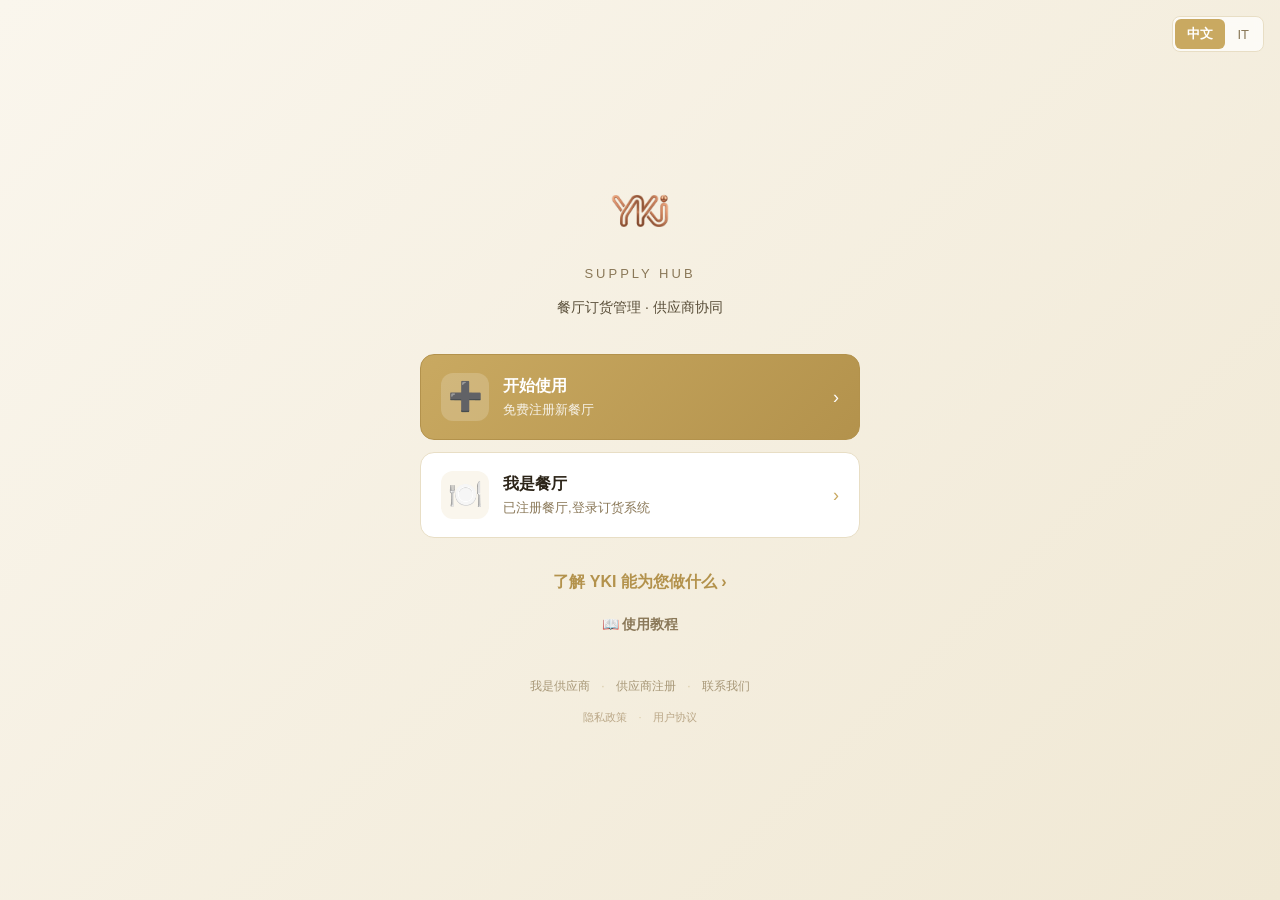
<file: index.html>
<!DOCTYPE html>
<html lang="zh-CN">
<head>
<meta charset="UTF-8">
<title>YKI Supply Hub</title>
<meta name="viewport" content="width=device-width, initial-scale=1.0, maximum-scale=1.0, user-scalable=no">
<meta name="description" content="YKI Supply Hub — 餐厅订货数字化系统">
<link rel="icon" href="/logo.png" type="image/png">
<style>
  * { box-sizing: border-box; margin: 0; padding: 0; -webkit-tap-highlight-color: transparent; }
  body {
    font-family: -apple-system, BlinkMacSystemFont, 'Segoe UI', Roboto, 'PingFang SC', sans-serif;
    background: linear-gradient(135deg, #faf6ed 0%, #f0e8d4 100%);
    min-height: 100vh; color: #2c2418; line-height: 1.5;
    display: flex; flex-direction: column;
    -webkit-font-smoothing: antialiased;
  }

  /* 顶部语言切换 */
  .lang-toggle {
    position: absolute; top: 16px; right: 16px; z-index: 10;
    display: flex; background: rgba(255,255,255,0.7); border-radius: 8px;
    border: 1px solid #e8dec5; padding: 2px; backdrop-filter: blur(4px);
  }
  .lang-btn {
    background: transparent; border: none; padding: 6px 12px;
    font-size: 13px; cursor: pointer; color: #8a7858; border-radius: 6px;
    font-family: inherit;
  }
  .lang-btn.active { background: #c9a961; color: #fff; font-weight: 600; }

  /* 主容器 */
  .wrap {
    flex: 1; display: flex; flex-direction: column;
    justify-content: center; align-items: center;
    padding: 40px 20px;
    max-width: 480px; margin: 0 auto; width: 100%;
  }

  /* 品牌 */
  .brand { text-align: center; margin-bottom: 36px; }
  .brand-logo { height: 72px; width: auto; margin-bottom: 10px; }
  .brand-sub { color: #8a7858; font-size: 13px; letter-spacing: 3px; font-weight: 500; }
  .brand-tagline {
    color: #5a4f3a; font-size: 14px; margin-top: 14px;
  }

  /* 入口按钮 */
  .entry-list { width: 100%; display: flex; flex-direction: column; gap: 12px; }
  .entry-btn {
    display: flex; align-items: center; gap: 14px;
    background: #fff; border: 1.5px solid #e8dec5; border-radius: 14px;
    padding: 18px 20px; cursor: pointer; transition: all 0.18s;
    text-decoration: none; color: inherit;
    font-family: inherit;
  }
  .entry-btn:hover {
    border-color: #c9a961;
    box-shadow: 0 4px 16px rgba(201, 169, 97, 0.15);
    transform: translateY(-1px);
  }
  .entry-btn:active { transform: translateY(0); }
  .entry-icon {
    font-size: 28px; flex-shrink: 0;
    width: 48px; height: 48px;
    background: #faf6ed; border-radius: 12px;
    display: flex; align-items: center; justify-content: center;
  }
  .entry-text { flex: 1; }
  .entry-title {
    font-size: 16px; font-weight: 600; color: #2c2418;
    margin-bottom: 2px;
  }
  .entry-desc { font-size: 13px; color: #8a7858; }
  .entry-arrow { color: #c9a961; font-size: 18px; }

  /* 主要入口(注册)用金色突出 */
  .entry-btn.primary {
    background: linear-gradient(135deg, #c9a961 0%, #b3924c 100%);
    border-color: #b3924c;
    color: #fff;
  }
  .entry-btn.primary .entry-icon { background: rgba(255,255,255,0.18); }
  .entry-btn.primary .entry-title { color: #fff; }
  .entry-btn.primary .entry-desc { color: rgba(255,255,255,0.85); }
  .entry-btn.primary .entry-arrow { color: #fff; }

  /* 了解更多 - 次级 CTA(显眼但不抢主按钮) */
  .learn-more {
    display: block; text-align: center; margin-top: 22px;
    color: #b3924c; font-size: 16px; font-weight: 600;
    text-decoration: none; padding: 10px;
    transition: color 0.15s;
  }
  .learn-more:hover { color: #8a6f3a; text-decoration: underline; }

  /* 底部链接(低调) */
  .foot {
    text-align: center; margin-top: 32px;
    font-size: 12px; color: #a89878;
  }
  .foot a { color: #a89878; text-decoration: none; }
  .foot a:hover { color: #8a7858; text-decoration: underline; }
  .foot-sep { margin: 0 8px; color: #d8c9a4; }

  /* 分隔器 */
  .divider {
    display: flex; align-items: center; gap: 10px; margin: 18px 0 10px;
    color: #a89878; font-size: 12px;
  }
  .divider::before, .divider::after {
    content: ''; flex: 1; height: 1px; background: #e8dec5;
  }

  /* i18n 切换 */
  .lang-zh { display: inline; }
  .lang-it { display: none; }
  body.lang-it .lang-zh { display: none; }
  body.lang-it .lang-it { display: inline; }
</style>
</head>
<body>

<div class="lang-toggle">
  <button class="lang-btn active" id="btn-zh" onclick="setLang('zh')">中文</button>
  <button class="lang-btn" id="btn-it" onclick="setLang('it')">IT</button>
</div>

<div class="wrap">
  <div class="brand">
    <img class="brand-logo" src="/logo.png" alt="YKI">
    <div class="brand-sub">SUPPLY HUB</div>
    <div class="brand-tagline">
      <span class="lang-zh">餐厅订货管理 · 供应商协同</span>
      <span class="lang-it">Gestione ordini · Portale fornitori</span>
    </div>
  </div>

  <div class="entry-list">

    <!-- 主 CTA: 开始使用 -->
    <a class="entry-btn primary" href="/register.html">
      <div class="entry-icon">➕</div>
      <div class="entry-text">
        <div class="entry-title">
          <span class="lang-zh">开始使用</span>
          <span class="lang-it">Inizia ora</span>
        </div>
        <div class="entry-desc">
          <span class="lang-zh">免费注册新餐厅</span>
          <span class="lang-it">Registra il tuo ristorante — gratis</span>
        </div>
      </div>
      <div class="entry-arrow">›</div>
    </a>

    <!-- 餐厅登录 -->
    <a class="entry-btn" href="/cucina.html">
      <div class="entry-icon">🍽️</div>
      <div class="entry-text">
        <div class="entry-title">
          <span class="lang-zh">我是餐厅</span>
          <span class="lang-it">Sono un ristorante</span>
        </div>
        <div class="entry-desc">
          <span class="lang-zh">已注册餐厅,登录订货系统</span>
          <span class="lang-it">Ristorante registrato — accedi</span>
        </div>
      </div>
      <div class="entry-arrow">›</div>
    </a>

  </div>

  <!-- 了解更多(显眼的次级 CTA) -->
  <a class="learn-more" href="/join.html">
    <span class="lang-zh">了解 YKI 能为您做什么 ›</span>
    <span class="lang-it">Scopri cosa può fare YKI per te ›</span>
  </a>

  <!-- 使用教程(次级链接) -->
  <a class="learn-more" href="/guide.html" style="font-size:14px;margin-top:0;color:#8a7858;">
    <span class="lang-zh">📖 使用教程</span>
    <span class="lang-it">📖 Guida d'uso</span>
  </a>

  <!-- 底部小字:供应商 + 联系(低调) -->
  <div class="foot">
    <a href="/supplier.html">
      <span class="lang-zh">我是供应商</span>
      <span class="lang-it">Sono un fornitore</span>
    </a>
    <span class="foot-sep">·</span>
    <a href="/register.html?kind=supplier">
      <span class="lang-zh">供应商注册</span>
      <span class="lang-it">Registra fornitore</span>
    </a>
    <span class="foot-sep">·</span>
    <a href="mailto:ykicucina@gmail.com">
      <span class="lang-zh">联系我们</span>
      <span class="lang-it">Contattaci</span>
    </a>
    <div style="margin-top:14px;font-size:11px;color:#bba888;">
      <a href="/privacy.html" style="color:#bba888;">
        <span class="lang-zh">隐私政策</span><span class="lang-it">Privacy</span>
      </a>
      <span style="margin:0 8px;color:#d8c9a4;">·</span>
      <a href="/terms.html" style="color:#bba888;">
        <span class="lang-zh">用户协议</span><span class="lang-it">Termini</span>
      </a>
    </div>
  </div>
</div>

<script>
const LANG_KEY = 'yki_lang';
function setLang(lang) {
  document.body.classList.toggle('lang-it', lang === 'it');
  document.getElementById('btn-zh').classList.toggle('active', lang === 'zh');
  document.getElementById('btn-it').classList.toggle('active', lang === 'it');
  try { localStorage.setItem(LANG_KEY, lang); } catch (e) {}
  document.documentElement.lang = lang === 'it' ? 'it' : 'zh-CN';
}
// 初始化:本地记住的语言 > 浏览器语言 > 默认中文
(function() {
  let lang = 'zh';
  try { lang = localStorage.getItem(LANG_KEY) || ''; } catch(e) {}
  if (!lang) {
    const nav = (navigator.language || '').toLowerCase();
    if (nav.startsWith('it')) lang = 'it';
    else lang = 'zh';
  }
  setLang(lang);
})();
</script>
</body>
</html>
</file>
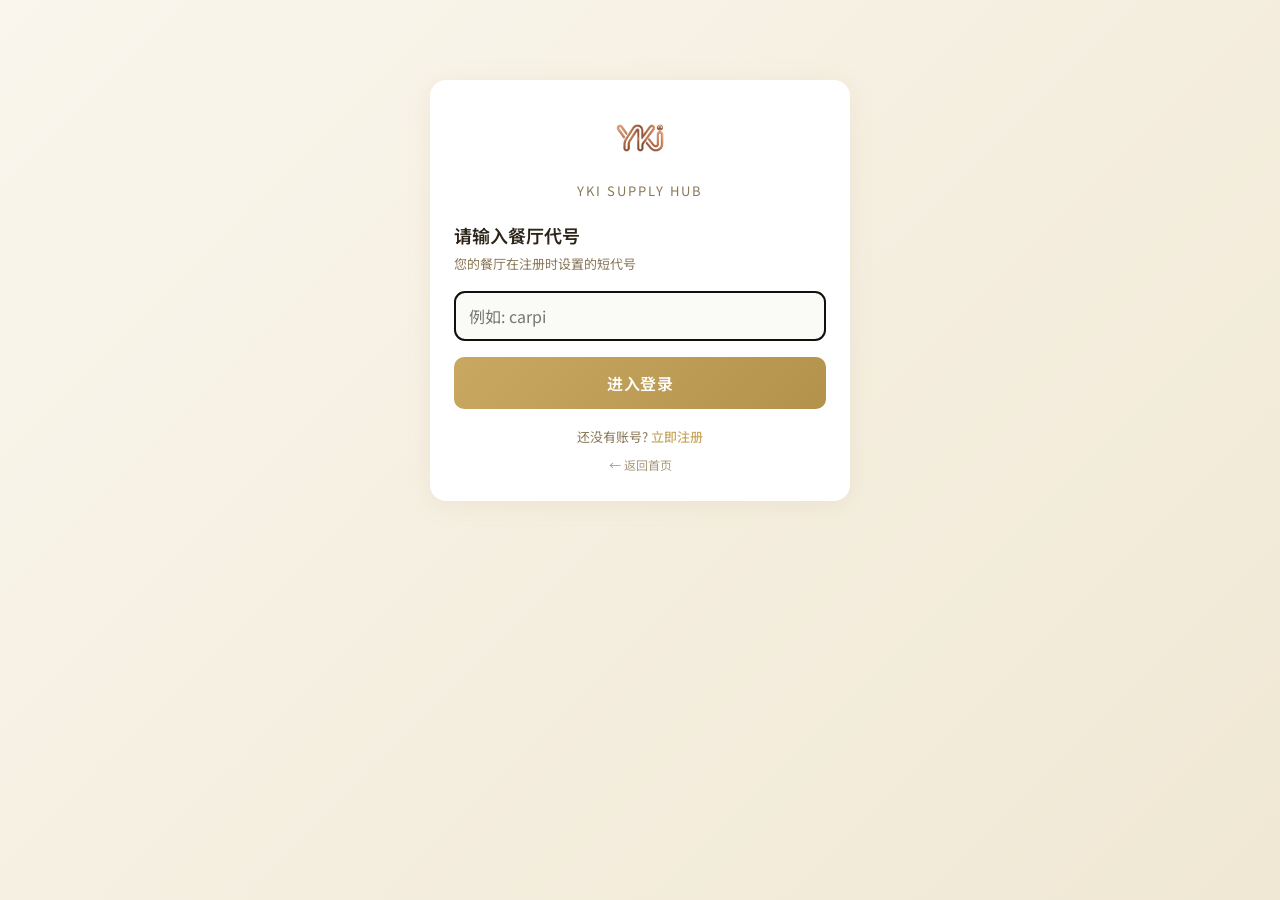
<file: cucina.html>
<!DOCTYPE html>
<html lang="zh-CN">
<head>
<meta charset="UTF-8">
<meta name="viewport" content="width=device-width, initial-scale=1.0, maximum-scale=1.0">
<meta http-equiv="Cache-Control" content="no-cache, no-store, must-revalidate">
<meta http-equiv="Pragma" content="no-cache">
<meta http-equiv="Expires" content="0">
<title>YKI Supply Hub</title>

<!-- PWA -->
<link rel="manifest" href="/manifest.json">
<meta name="theme-color" content="#a67c2d">
<meta name="mobile-web-app-capable" content="yes">
<meta name="apple-mobile-web-app-capable" content="yes">
<meta name="apple-mobile-web-app-status-bar-style" content="black-translucent">
<meta name="apple-mobile-web-app-title" content="后厨系统">
<link rel="apple-touch-icon" href="/icon.png">
<link rel="preconnect" href="https://fonts.googleapis.com">
<link rel="preconnect" href="https://fonts.gstatic.com" crossorigin>
<link href="https://fonts.googleapis.com/css2?family=Noto+Sans+SC:wght@300;400;500;600;700&family=DM+Mono:wght@400;500&display=swap" rel="stylesheet">
<!-- xlsx 改为按需动态加载，见 ensureXlsxLoaded() -->
<link rel="stylesheet" href="/cucina.css?v=v2.7.140">
</head>
<body>

<!-- ══════════════════════════════════
     餐厅代号输入页(URL 无 ?r= 时显示)
══════════════════════════════════ -->
<div id="rid-picker" style="display:none;position:fixed;inset:0;z-index:9999;background:linear-gradient(135deg,#faf6ed 0%,#f0e8d4 100%);padding:20px;overflow-y:auto;">
  <div style="max-width:420px;margin:60px auto 0;background:#fff;border-radius:16px;padding:28px 24px;box-shadow:0 4px 24px rgba(180,150,100,0.12);">
    <div style="text-align:center;margin-bottom:22px;">
      <img src="/logo.png" alt="YKI" style="height:60px;margin-bottom:8px;">
      <div style="color:#8a7858;font-size:13px;letter-spacing:2px;">YKI SUPPLY HUB</div>
    </div>
    <div style="font-size:18px;font-weight:600;margin-bottom:6px;color:#2c2418;">请输入餐厅代号</div>
    <div style="font-size:13px;color:#8a7858;margin-bottom:18px;">您的餐厅在注册时设置的短代号</div>
    <input id="rid-picker-input" type="text" placeholder="例如: carpi"
      autocomplete="off" autocapitalize="off" spellcheck="false" maxlength="30"
      style="width:100%;padding:12px 14px;font-size:16px;border:1.5px solid #e8dec5;border-radius:10px;background:#fafaf6;color:#2c2418;font-family:inherit;-webkit-appearance:none;">
    <div id="rid-picker-err" style="display:none;color:#d05050;font-size:13px;margin-top:8px;"></div>
    <button onclick="ridPickerGo()" style="width:100%;padding:14px;font-size:16px;font-weight:600;background:linear-gradient(135deg,#c9a961 0%,#b3924c 100%);color:#fff;border:none;border-radius:10px;cursor:pointer;margin-top:16px;font-family:inherit;letter-spacing:0.5px;">
      进入登录
    </button>
    <div style="text-align:center;margin-top:18px;font-size:13px;color:#8a7858;">
      还没有账号? <a href="/register.html" style="color:#c9a961;text-decoration:none;font-weight:500;">立即注册</a>
    </div>
    <div style="text-align:center;margin-top:10px;font-size:12px;color:#a89878;">
      <a href="/" style="color:#a89878;text-decoration:none;">← 返回首页</a>
    </div>
  </div>
</div>
<script>
(function() {
  var LAST_RID_KEY = 'yki_last_rid';
  var params = new URLSearchParams(location.search);
  var r = (params.get('r') || '').toLowerCase().replace(/[^a-z0-9_]/g, '');
  if (!r) {
    // 没 ?r= 参数:先看 localStorage 有没有上次的代号
    var lastRid = '';
    try { lastRid = (localStorage.getItem(LAST_RID_KEY) || '').toLowerCase().replace(/[^a-z0-9_]/g, ''); } catch(e) {}
    if (lastRid) {
      // 有上次的代号 → 直接跳转,不显示 picker
      location.replace('/cucina.html?r=' + encodeURIComponent(lastRid));
      return;
    }
    // 真的没记忆 → 显示 picker
    document.documentElement.style.background = 'linear-gradient(135deg,#faf6ed 0%,#f0e8d4 100%)';
    document.addEventListener('DOMContentLoaded', function() {
      document.getElementById('rid-picker').style.display = '';
      var inp = document.getElementById('rid-picker-input');
      inp.focus();
      inp.addEventListener('keypress', function(e) { if (e.key === 'Enter') ridPickerGo(); });
      inp.addEventListener('input', function(e) {
        e.target.value = e.target.value.toLowerCase().replace(/[^a-z0-9_]/g, '');
      });
    });
  } else {
    // 有 ?r= 参数 → 顺便存到 localStorage,下次没参数也能记得
    try { localStorage.setItem(LAST_RID_KEY, r); } catch(e) {}
  }
})();
function ridPickerGo() {
  var v = document.getElementById('rid-picker-input').value.trim();
  var err = document.getElementById('rid-picker-err');
  if (!v || v.length < 2) {
    err.textContent = '请输入餐厅代号(至少 2 位)';
    err.style.display = '';
    return;
  }
  try { localStorage.setItem('yki_last_rid', v); } catch(e) {}
  location.href = '/cucina.html?r=' + encodeURIComponent(v);
}
</script>

<!-- ═══════════════════════
     试用期到期提醒横幅
═══════════════════════ -->
<div id="trial-banner" style="display:none;padding:10px 14px;text-align:center;font-size:13px;font-weight:500;border-bottom:1px solid;line-height:1.5;"></div>

<div id="toast"></div>

<!-- ══════════════════════════════════
     LOGIN SCREEN
══════════════════════════════════ -->
<div id="screen-login" class="screen active">
  <div class="login-screen">
    <div class="login-logo"><img src="/logo.png" alt="YKI Supply Hub" style="max-height:80px;max-width:200px;object-fit:contain;"></div>
    <div class="login-title">YKI Supply Hub</div>
    <div class="login-sub" id="login-sub">Cucina Management · Carpi</div>
    <div class="login-card">
      <div class="form-group">
        <label class="form-label" data-i18n="loginSelect">名字</label>
        <select id="login-name" class="form-control"></select>
      </div>
      <div class="form-group">
        <label class="form-label" data-i18n="loginPass">密码</label>
        <div class="pass-wrap">
          <input type="password" id="login-pass" class="form-control" placeholder="••••••"
                 onkeydown="if(event.key==='Enter')doLogin()">
          <button type="button" class="pass-eye" onclick="togglePass('login-pass',this)" tabindex="-1">
            <svg id="eye-login-pass" width="20" height="20" viewBox="0 0 24 24" fill="none" stroke="currentColor" stroke-width="2" stroke-linecap="round" stroke-linejoin="round"><path d="M1 12s4-8 11-8 11 8 11 8-4 8-11 8-11-8-11-8z"/><circle cx="12" cy="12" r="3"/></svg>
          </button>
        </div>
        <div class="form-error" id="login-err">密码错误，请重试</div>
      </div>
      <button class="btn btn-primary" id="login-btn" onclick="doLogin()">进入系统</button>
      <div style="text-align:center;margin-top:12px">
        <span data-i18n="loginAdminQ" style="font-size:12px;color:var(--text3)">管理员？</span>
        <span data-i18n="loginAdminClick" style="font-size:12px;color:var(--primary);cursor:pointer;font-weight:600" onclick="showAdminLogin()"> 点击登录</span>
      </div>
    </div>
    <div id="app-version-label" style="text-align:center;margin-top:16px;font-size:11px;color:var(--text3);font-family:'DM Mono',monospace;"></div>
  </div>
</div>

<!-- ══════════════════════════════════
     MAIN APP
══════════════════════════════════ -->
<div id="screen-app" class="screen">

  <!-- SIDE MENU OVERLAY -->
  <div id="side-menu-overlay" onclick="hideSideMenu()"
    style="display:none;position:fixed;inset:0;background:rgba(0,0,0,.4);z-index:200;"></div>
  <div id="side-menu"
    style="display:none;position:fixed;top:0;left:0;bottom:0;width:72%;max-width:280px;background:var(--surface);z-index:201;box-shadow:4px 0 20px rgba(0,0,0,.15);padding:20px 0;overflow-y:auto;transform:translateX(-100%);transition:transform .25s;">
    <div style="padding:16px 20px 20px;border-bottom:1px solid var(--border);">
      <div style="font-weight:600;font-size:15px;" id="side-user-name"></div>
      <div style="font-size:12px;color:var(--text3);margin-top:2px;" id="side-user-role"></div>
    </div>
    <div id="side-sort-section" style="display:none;padding:16px 20px;border-bottom:1px solid var(--border);">
      <div id="ham-lbl-sortmethod" style="font-size:11px;color:var(--text3);letter-spacing:1px;margin-bottom:10px;">排序方式</div>
      <select id="side-sort-select" onchange="applyOrderSort(this.value);hideSideMenu()"
        style="width:100%;border:1px solid var(--border);border-radius:8px;padding:8px 12px;font-size:14px;background:var(--surface);color:var(--text);">
        <option value="category" id="ham-sort-category">按材料类型</option>
        <option value="default" id="ham-sort-default">默认（今日优先)</option>
        <option value="low" id="ham-sort-low">库存不足优先</option>
        <option value="today" id="ham-sort-today">今日订货</option>
        <option value="chef" id="ham-sort-chef">按订货人</option>
        <option value="supplier" id="ham-sort-supplier">按供货商</option>
        <option value="custom" id="ham-sort-custom">🖐 我的排序</option>
      </select>
      <button id="btn-sort-mode" onclick="toggleSortMode();hideSideMenu();"
        style="width:100%;margin-top:10px;padding:9px 12px;border:1.5px dashed var(--primary,#c9a961);border-radius:8px;background:transparent;color:var(--primary,#c9a961);font-size:13px;font-weight:500;cursor:pointer;">
        <span id="sort-mode-label">✏️ 编辑我的排序</span>
      </button>
      <!-- v2.7.78: 仅看已选/未选 移入侧边菜单 -->
      <div id="ham-lbl-display" style="font-size:11px;color:var(--text3);letter-spacing:1px;margin:14px 0 8px;">显示</div>
      <button id="btn-filter-selected"
        data-base-style="display:block;width:100%;padding:9px 12px;border:1px solid var(--border);border-radius:8px;font-size:13px;font-weight:500;cursor:pointer;margin-bottom:6px;transition:all .15s;"
        style="display:block;width:100%;padding:9px 12px;border:1px solid var(--border);border-radius:8px;font-size:13px;font-weight:500;cursor:pointer;margin-bottom:6px;background:transparent;color:var(--text2);"
        onclick="toggleOrderCheckedFilter('selected');hideSideMenu();">
        <span id="lbl-filter-selected">✓ 仅看已选</span>
      </button>
      <button id="btn-filter-unselected"
        data-base-style="display:block;width:100%;padding:9px 12px;border:1px solid var(--border);border-radius:8px;font-size:13px;font-weight:500;cursor:pointer;transition:all .15s;"
        style="display:block;width:100%;padding:9px 12px;border:1px solid var(--border);border-radius:8px;font-size:13px;font-weight:500;cursor:pointer;background:transparent;color:var(--text2);"
        onclick="toggleOrderCheckedFilter('unselected');hideSideMenu();">
        <span id="lbl-filter-unselected">⚪ 仅看未选</span>
      </button>
    </div>
    <div style="padding:8px 0;">
      <!-- 👑 管理(仅管理员,显隐由 #ham-admin-menu 控制) -->
      <div id="ham-admin-menu" style="display:none;border-bottom:1px solid var(--border);padding-bottom:8px;margin-bottom:4px;">
        <div id="ham-lbl-manage" style="font-size:11px;color:var(--text3);letter-spacing:1px;padding:6px 20px 8px;">管理</div>
        <div style="display:flex;align-items:center;gap:12px;padding:13px 20px;cursor:pointer;" onclick="showAdminPanel('pending');hideSideMenu()">
          <span style="font-size:18px;">📋</span><span style="font-size:14px;"><span id="ham-lbl-approve">审批订单</span><span id="ham-pending-badge" style="margin-left:6px;font-size:11px;color:var(--danger);"></span></span>
        </div>
        <div style="display:flex;align-items:center;gap:12px;padding:13px 20px;cursor:pointer;" onclick="showSupplierModal();hideSideMenu()">
          <span style="font-size:18px;">📱</span><span id="ham-lbl-supplierwa" style="font-size:14px;">供应商 WhatsApp</span>
        </div>
        <div style="display:flex;align-items:center;gap:12px;padding:13px 20px;cursor:pointer;" onclick="showAdminPanel('staff');hideSideMenu()">
          <span style="font-size:18px;">👥</span><span id="ham-lbl-staff" style="font-size:14px;">员工与岗位</span>
        </div>
        <div style="display:flex;align-items:center;gap:12px;padding:13px 20px;cursor:pointer;" onclick="toggleAdminGroup('ham-grp-items')">
          <span style="font-size:18px;">📦</span><span id="ham-lbl-itemmaint" style="font-size:14px;">食材维护</span><span id="ham-grp-items-arrow" style="margin-left:auto;color:var(--text3);">›</span>
        </div>
        <div id="ham-grp-items" style="display:none;background:var(--surface2);">
          <div id="ham-lbl-catalog" style="display:flex;align-items:center;padding:11px 20px 11px 44px;cursor:pointer;font-size:13px;" onclick="showSupCatalogModal();hideSideMenu()">🔍 供应商目录</div>
          <div id="ham-lbl-syncprice" style="display:flex;align-items:center;padding:11px 20px 11px 44px;cursor:pointer;font-size:13px;" onclick="showSyncPricesModal();hideSideMenu()">💰 同步价格</div>
          <div id="ham-lbl-batch" style="display:flex;align-items:center;padding:11px 20px 11px 44px;cursor:pointer;font-size:13px;" onclick="showBatchToolsModal();hideSideMenu()">🧰 批量维护</div>
          <div id="ham-lbl-import" style="display:flex;align-items:center;padding:11px 20px 11px 44px;cursor:pointer;font-size:13px;" onclick="showImportModal();hideSideMenu()">📥 批量导入</div>
          <div id="ham-lbl-export" style="display:flex;align-items:center;padding:11px 20px 11px 44px;cursor:pointer;font-size:13px;" onclick="exportInventoryExcel();hideSideMenu()">📤 备份导出</div>
        </div>
        <div style="display:flex;align-items:center;gap:12px;padding:13px 20px;cursor:pointer;" onclick="toggleAdminGroup('ham-grp-settings')">
          <span style="font-size:18px;">⚙️</span><span id="ham-lbl-settings" style="font-size:14px;">设置</span><span id="ham-grp-settings-arrow" style="margin-left:auto;color:var(--text3);">›</span>
        </div>
        <div id="ham-grp-settings" style="display:none;background:var(--surface2);">
          <div id="ham-lbl-flags" style="display:flex;align-items:center;padding:11px 20px 11px 44px;cursor:pointer;font-size:13px;" onclick="showFeatureFlagsModal();hideSideMenu()">🎛️ 系统功能开关</div>
        </div>
      </div>

      <!-- 🔔 通知(仅管理员/采购/主管,显隐由 #ham-push-wrap 控制) -->
      <div id="ham-push-wrap" style="display:none;border-bottom:1px solid var(--border);padding:6px 20px 12px;margin-bottom:4px;">
        <div style="display:flex;align-items:center;gap:10px;">
          <span style="font-size:18px;">🔔</span>
          <span style="flex:1;min-width:0;font-size:14px;"><span id="ham-lbl-push">推送通知</span><span id="ham-push-status" style="display:block;font-size:11px;color:var(--text3);">未开启</span></span>
          <button id="ham-push-btn" class="btn btn-primary" style="padding:5px 12px;font-size:12px;width:auto;flex:0 0 auto;white-space:nowrap;">开启</button>
        </div>
      </div>

      <div id="ham-change-pass" onclick="showChangePass();hideSideMenu()"
        style="display:flex;align-items:center;gap:12px;padding:14px 20px;cursor:pointer;">
        <span style="font-size:18px;">🔑</span>
        <span id="ham-lbl-changepass" style="font-size:14px;">修改密码</span>
      </div>
      <div id="ham-change-admin-pass" onclick="showChangeAdminPass();hideSideMenu()"
        style="display:none;align-items:center;gap:12px;padding:14px 20px;cursor:pointer;">
        <span style="font-size:18px;">🔐</span>
        <span id="ham-lbl-changeadminpass" style="font-size:14px;">修改管理员密码</span>
      </div>
      <div onclick="doLogout();hideSideMenu()"
        style="display:flex;align-items:center;gap:12px;padding:14px 20px;cursor:pointer;color:var(--danger);">
        <span style="font-size:18px;">🚪</span>
        <span id="ham-lbl-logout" style="font-size:14px;">退出登录</span>
      </div>
    </div>
  </div>

  <!-- TOP NAV -->
  <div class="top-nav" id="app-nav">
    <div class="nav-icon" onclick="showSideMenu()">☰</div>
    <div class="nav-title" id="nav-title">食材库</div>

    <div class="nav-icon" id="nav-action">
      <select id="lang-select" class="lang-btn" onchange="changeLang(this.value)">
        <option value="zh">中文</option>
        <option value="it">IT</option>
        <option value="bn">বাং</option>
      </select>
    </div>
  </div>

  <!-- ── TAB: 库存管理 ── -->
  <div id="tab-inventory" class="page-content tab-page active">

    <!-- Stats -->
    <div class="stats-row">
      <div class="stat-card">
        <div class="stat-val" id="inv-total">0</div>
        <div class="stat-lbl" id="inv-lbl-total">全部食材</div>
      </div>
      <div class="stat-card">
        <div class="stat-val" id="inv-low" style="color:var(--danger)">0</div>
        <div class="stat-lbl" id="inv-lbl-low">低于安全库存</div>
      </div>
      <div class="stat-card">
        <div class="stat-val primary" id="inv-value" style="font-size:15px;color:var(--primary)">€0</div>
        <div class="stat-lbl" id="inv-lbl-value">总库存价值</div>
      </div>
    </div>

    <!-- v2.7.80: admin 管理按钮组(替代原"物料管理"入口) -->
    <div id="inv-admin-actions" style="display:none;gap:6px;margin-bottom:10px;flex-wrap:wrap;">
      <button class="btn btn-sm" id="inv-btn-add" style="flex:1;min-width:120px;background:#fff5f5;color:#c9a961;border:1px solid #e8dec5;padding:8px;font-size:13px;" onclick="openModal('modal-admin-panel');document.getElementById('admin-panel-title').textContent='新增食材';renderItemsPanel();">➕ 新增食材</button>
      <button class="btn btn-sm" id="inv-btn-catalog" style="flex:1;min-width:120px;background:#fff5f5;color:#8a7858;border:1px solid #e8dec5;padding:8px;font-size:13px;" onclick="showSupCatalogModal()">🔍 供应商目录</button>
    </div>

    <!-- Search -->
    <div class="search-wrap">
      <span style="color:var(--text3);font-size:16px">🔍</span>
      <input id="inv-search" type="text" placeholder="搜索食材..." oninput="filterInventoryDebounced()">
      <span style="color:var(--text3);font-size:16px;cursor:pointer" onclick="showInvFilter()">⚙️</span>
    </div>

    <!-- Category tabs -->
    <div class="cat-tabs" id="inv-cat-tabs">
      <div class="cat-tab active" data-cat="all" id="inv-cat-all" onclick="selectCat(this,'all')">全部</div>
    </div>

    <!-- 供应商筛选 + 订货员筛选 + 状态筛选 -->
    <div style="display:flex;gap:8px;align-items:center;margin-bottom:8px;flex-wrap:wrap;">
      <select id="inv-sup-filter" onchange="filterInventory()"
        style="flex:1;min-width:120px;border:1px solid var(--border);border-radius:8px;padding:7px 10px;font-size:13px;background:var(--surface);color:var(--text);">
        <option value="" id="inv-opt-allsup">全部供应商</option>
      </select>
      <select id="inv-chef-filter" onchange="filterInventory()"
        style="flex:1;min-width:120px;border:1px solid var(--border);border-radius:8px;padding:7px 10px;font-size:13px;background:var(--surface);color:var(--text);">
        <option value="" id="inv-opt-allchef">全部订货员</option>
        <option value="__none__" id="inv-opt-nochef">（未分配订货员）</option>
      </select>
      <select id="inv-sort" onchange="filterInventory()"
        style="flex:1;min-width:120px;border:1px solid var(--border);border-radius:8px;padding:7px 10px;font-size:13px;background:var(--surface);color:var(--text);">
        <option value="default" id="inv-opt-sortdef">默认排序</option>
        <option value="supplier" id="inv-opt-sortsup">按供应商</option>
        <option value="category" id="inv-opt-sortcat">按分类</option>
        <option value="stock_asc" id="inv-opt-sortasc">库存从少到多</option>
        <option value="stock_desc" id="inv-opt-sortdesc">库存从多到少</option>
      </select>
      <select id="inv-status-filter" onchange="filterInventory()"
        style="flex:1;min-width:120px;border:1px solid var(--border);border-radius:8px;padding:7px 10px;font-size:13px;background:var(--surface);color:var(--text);">
        <option value="active" id="inv-opt-active">🟢 在售</option>
        <option value="all" id="inv-opt-statall">全部</option>
        <option value="discontinued" id="inv-opt-disc">🔴 已停售</option>
      </select>
    </div>

    <!-- 批量操作栏（管理员） -->
    <div id="inv-bulk-bar" style="display:none;background:var(--primary-light);border-radius:8px;padding:8px 12px;margin-bottom:8px;">
      <div style="display:flex;justify-content:space-between;align-items:center;margin-bottom:8px;">
        <span style="font-size:13px;color:var(--primary);"><span id="inv-lbl-selpre">已选</span> <strong id="inv-sel-count">0</strong> <span id="inv-lbl-selsuf">条</span></span>
        <div style="display:flex;gap:6px;flex-wrap:wrap;">
          <button type="button" id="inv-btn-selall" onclick="invSelectAll()" style="font-size:12px;padding:4px 10px;border:1px solid var(--primary);border-radius:6px;background:transparent;color:var(--primary);cursor:pointer;">全选本页</button>
          <button type="button" id="inv-btn-selfil" onclick="invSelectFiltered()" style="font-size:12px;padding:4px 10px;border:1px solid var(--primary);border-radius:6px;background:transparent;color:var(--primary);cursor:pointer;">按筛选全选</button>
          <button type="button" id="inv-btn-clearsel" onclick="invClearSelect()" style="font-size:12px;padding:4px 10px;border:1px solid var(--border);border-radius:6px;background:transparent;color:var(--text2);cursor:pointer;">取消勾选</button>
        </div>
      </div>
      <div style="display:flex;gap:8px;align-items:center;flex-wrap:wrap;">
        <span id="inv-lbl-bulkchef" style="font-size:12px;color:var(--text2);">批量改订货员：</span>
        <select id="inv-bulk-chef" class="form-control" style="flex:1;font-size:13px;padding:6px 10px;">
          <option value="" id="inv-opt-selchef">-- 选择订货员 --</option>
        </select>
        <button id="inv-btn-confirm" onclick="invBulkChangeChef()" style="font-size:12px;padding:6px 14px;border:none;border-radius:8px;background:var(--primary);color:#fff;cursor:pointer;font-weight:600;">确认修改</button>
        <button id="inv-btn-bulkdel" onclick="invBulkDelete()" style="font-size:12px;padding:6px 14px;border:1px solid var(--danger);border-radius:8px;background:transparent;color:var(--danger);cursor:pointer;font-weight:600;">🗑 删除所选</button>
      </div>
    </div>

    <!-- Table -->
    <div class="section-card">
      <table class="inv-table" id="inv-table">
        <thead>
          <tr>
            <th style="width:32px;" id="th-check"></th>
            <th style="width:46px;"></th><!-- v2.7.128: 图片列 -->
            <th id="th-food">食材</th>
            <th id="th-stock">现有</th>
            <th id="th-safe">安全</th>
            <th id="th-status">状态</th>
          </tr>
        </thead>
        <tbody id="inv-tbody"></tbody>
      </table>
    </div>
  </div>

  <!-- ── TAB: 订货系统 ── -->
  <div id="tab-order" class="page-content tab-page" style="display:none">



    <div id="order-list"></div>

    <div style="height:110px"></div><!-- spacer for footer -->

    <div class="order-footer" style="padding:10px 12px;">
      <div style="display:flex;gap:6px;align-items:center;">
        <input type="text" id="order-search" placeholder="🔍 搜索食材..." oninput="debouncedFilterOrderFromInput()"
          style="flex:2;min-width:0;padding:10px 12px;border:1px solid var(--border);border-radius:8px;font-size:14px;outline:none;">
        <button onclick="showOrderNoteModal()" id="order-note-btn"
          style="flex:0 0 auto;width:38px;height:38px;border:1px solid var(--border);border-radius:8px;background:#f5f5f5;font-size:16px;cursor:pointer;position:relative;padding:0;display:flex;align-items:center;justify-content:center;">
          📝
          <span id="order-note-badge" style="display:none;position:absolute;top:-3px;right:-3px;background:var(--primary);border-radius:50%;width:10px;height:10px;border:2px solid #fff;"></span>
        </button>
        <button onclick="resetOrder()" title="重置"
          style="flex:0 0 auto;width:38px;height:38px;border:1px solid var(--border);border-radius:8px;background:#f5f5f5;font-size:18px;cursor:pointer;padding:0;display:flex;align-items:center;justify-content:center;color:var(--text2);">
          ↺
        </button>
        <button class="btn btn-green" id="order-submit-btn" onclick="submitOrder()" style="flex:1;white-space:nowrap;min-width:0;">
          <span id="submit-btn-txt">提交</span>
        </button>
      </div>
    </div>
  </div>

  <!-- ── TAB: 收货 ── -->
  <div id="tab-receive" class="page-content tab-page" style="display:none">
    <div id="receive-tab-content">
      <div style="text-align:center;padding:40px;color:var(--text3);">正在加载...</div>
    </div>
  </div>

  <!-- ── TAB: 订单系统 ── -->
  <div id="tab-orders" class="page-content tab-page" style="display:none">

    <!-- 收货入口（有收货权限的人显示） -->
    <div id="receive-panel" style="display:none;background:#e8f5e9;border-radius:12px;padding:12px;margin-bottom:12px;">
      <div data-i18n="recvList" style="font-size:13px;font-weight:600;margin-bottom:8px;">📬 待收货清单</div>
      <div id="receive-supplier-list"></div>
    </div>

    <!-- 订货提醒面板（采购员/管理员专用） -->
    <div id="order-alert-panel" style="display:none;margin-bottom:12px;"></div>

    <!-- 刷新按钮 -->
    <div style="text-align:right;margin-bottom:8px;">
      <button onclick="refreshOrders()" id="refresh-orders-btn"
        style="font-size:12px;padding:4px 12px;border:1px solid var(--border);border-radius:8px;background:var(--surface);color:var(--text2);cursor:pointer;">
        🔄 刷新
      </button>
    </div>

    <!-- 返回订货按钮（提交后显示） -->
    <div id="back-to-order-btn" style="display:none;padding:0 0 10px;">
      <button onclick="switchTab('order')" class="btn btn-outline" style="width:100%;">
        ← 返回订货系统
      </button>
    </div>

    <!-- 订货员发送区域（只有buyer角色显示） -->
    <div id="buyer-send-panel" style="display:none;background:var(--surface2);border-radius:12px;padding:12px;margin-bottom:12px;">
      <div data-i18n="sendMergeOrders" style="font-size:13px;font-weight:600;margin-bottom:8px;">📦 合并发送订单</div>
      <div style="display:flex;gap:8px;align-items:center;flex-wrap:wrap;">
        <span data-i18n="sendByDay" style="font-size:12px;color:var(--text3);">按星期发送：</span>
        <div id="weekday-tabs" style="display:flex;gap:4px;flex-wrap:wrap;">
          <button class="weekday-btn active" data-day="" data-i18n="todayBtn" onclick="setWeekdayFilter(this,'')">今天</button>
          <button class="weekday-btn" data-day="星期一" data-i18n="weekMonShort" onclick="setWeekdayFilter(this,'星期一')">一</button>
          <button class="weekday-btn" data-day="星期二" data-i18n="weekTueShort" onclick="setWeekdayFilter(this,'星期二')">二</button>
          <button class="weekday-btn" data-day="星期三" data-i18n="weekWedShort" onclick="setWeekdayFilter(this,'星期三')">三</button>
          <button class="weekday-btn" data-day="星期四" data-i18n="weekThuShort" onclick="setWeekdayFilter(this,'星期四')">四</button>
          <button class="weekday-btn" data-day="星期五" data-i18n="weekFriShort" onclick="setWeekdayFilter(this,'星期五')">五</button>
          <button class="weekday-btn" data-day="星期六" data-i18n="weekSatShort" onclick="setWeekdayFilter(this,'星期六')">六</button>
          <button class="weekday-btn" data-day="星期日" data-i18n="weekSunShort" onclick="setWeekdayFilter(this,'星期日')">日</button>
        </div>
      </div>
      <div style="display:flex;align-items:center;gap:8px;margin-top:8px;">
        <label style="display:flex;align-items:center;gap:6px;font-size:12px;color:var(--danger);cursor:pointer;">
          <input type="checkbox" id="ignore-cycle" onchange="updateBuyerMergePreview()"
            style="width:16px;height:16px;accent-color:var(--danger);">
          <span data-i18n="emergencyMode">🚨 紧急模式（忽略订货周期限制）</span>
        </label>
      </div>
      <div id="buyer-merge-preview" data-i18n="mergePreviewHint" style="margin-top:10px;font-size:12px;color:var(--text3);">勾选待处理订单后，点"合并发送"</div>
      <button onclick="mergeSendOrders()" data-i18n="mergeSendWA" class="btn btn-primary btn-sm" style="margin-top:8px;width:100%;">📱 按供应商合并发送 WhatsApp</button>
    </div>

    <div class="order-filter-tabs">
      <div class="order-filter-tab active" data-f="待处理" onclick="setOrderFilter(this,'待处理')" id="filter-pending">待处理</div>
      <div class="order-filter-tab"        data-f="已发送" onclick="setOrderFilter(this,'已发送')" id="filter-sent">已发送</div>
      <div class="order-filter-tab"        data-f="已收货" data-i18n="recvDone" onclick="setOrderFilter(this,'已收货')" id="filter-done">已收货</div>
      <div class="order-filter-tab"        data-f="消耗记录" onclick="setOrderFilter(this,'消耗记录')" id="filter-consume">消耗记录</div>
      <div class="order-filter-tab"        data-f="all"    onclick="setOrderFilter(this,'all')" id="filter-all">全部</div>
    </div>

    <!-- 筛选栏 -->
    <div style="display:flex;gap:8px;flex-wrap:wrap;padding:12px 0 8px;">
      <select id="order-date-filter" onchange="renderOrders()"
        style="flex:1;min-width:100px;border:1px solid var(--border);border-radius:8px;padding:7px 10px;font-size:13px;background:var(--surface);">
        <option value="all" id="opt-date-all">全部日期</option>
        <option value="today" id="opt-date-today">今天</option>
        <option value="yesterday" id="opt-date-yesterday">昨天</option>
        <option value="custom" id="opt-date-custom">自定义</option>
      </select>
      <select id="order-chef-filter" onchange="renderOrders()"
        style="flex:1;min-width:100px;border:1px solid var(--border);border-radius:8px;padding:7px 10px;font-size:13px;background:var(--surface);">
        <option value="all">全部员工</option>
      </select>
    </div>
    <div id="order-custom-date" style="display:none;flex-wrap:wrap;gap:8px;padding-bottom:8px;">
      <input type="date" id="order-date-from" onchange="renderOrders()"
        style="flex:1;border:1px solid var(--border);border-radius:8px;padding:7px 10px;font-size:13px;">
      <input type="date" id="order-date-to" onchange="renderOrders()"
        style="flex:1;border:1px solid var(--border);border-radius:8px;padding:7px 10px;font-size:13px;">
    </div>

    <!-- 批量操作栏 -->
    <div id="order-bulk-bar" style="display:none;justify-content:space-between;align-items:center;padding:8px 12px;background:var(--primary-light);border-radius:8px;margin-bottom:8px;">
      <span id="order-selected-count" style="font-size:13px;color:var(--primary);">已选 0 条</span>
      <div style="display:flex;gap:8px;flex-wrap:wrap;">
        <button onclick="selectAllOrders()" data-i18n="orderSelAll" style="font-size:12px;padding:4px 10px;border:1px solid var(--primary);border-radius:6px;background:transparent;color:var(--primary);cursor:pointer;">全选</button>
        <button onclick="exportSelectedOrders()" data-i18n="orderExport" style="font-size:12px;padding:4px 10px;border:none;border-radius:6px;background:var(--primary);color:#fff;cursor:pointer;">⬇ 导出</button>
      </div>
    </div>

    <!-- 管理员工具栏 -->
    <div id="admin-order-toolbar" style="display:none;margin-bottom:8px;gap:8px;flex-wrap:wrap;">
      <button onclick="bulkConfirmOrders()"
        style="font-size:12px;padding:6px 12px;border:none;border-radius:8px;background:#27ae60;color:#fff;cursor:pointer;font-weight:600;">
        ✅ 一键确认勾选订单
      </button>
      <button onclick="showClearOrdersModal()"
        style="font-size:12px;padding:6px 12px;border:1px solid var(--border);border-radius:8px;background:var(--surface);color:var(--text2);cursor:pointer;">
        🗑 清除已完成记录
      </button>
    </div>

    <div id="orders-list"></div>
  </div>

  <!-- ── TAB: 报表分析 ── -->
  <div id="tab-report" class="page-content tab-page" style="display:none">

    <div class="report-tabs">
      <div class="report-tab active" data-r="overview"  onclick="setReportTab(this,'overview')">概览</div>
      <div class="report-tab"        data-r="inventory" onclick="setReportTab(this,'inventory')">库存分析</div>
      <div class="report-tab"        data-r="consume"   onclick="setReportTab(this,'consume')">消耗分析</div>
      <div class="report-tab"        data-r="supplier"  onclick="setReportTab(this,'supplier')" data-i18n="reportSupplier">供应商</div>
    </div>

    <div id="report-overview">
      <!-- KPI cards -->
      <div class="kpi-grid" id="kpi-grid"></div>
      <!-- Trend chart -->
      <div class="chart-wrap">
        <div class="chart-title">消耗趋势（近7天）</div>
        <div class="chart-sub">金额（€）</div>
        <div class="chart-area" id="trend-chart"></div>
      </div>
      <!-- Pie chart -->
      <div class="chart-wrap">
        <div class="chart-title">食材消耗占比（金额）</div>
        <div class="pie-wrap" id="pie-wrap"></div>
      </div>
      <!-- Warning table -->
      <div class="chart-wrap" id="warn-table-wrap">
        <div class="chart-title" style="margin-bottom:12px">库存预警（低于安全库存）</div>
        <table class="warn-table" id="warn-table">
          <thead><tr><th id="warn-th-food">食材</th><th id="warn-th-stock">当前库存</th><th id="warn-th-safe">安全库存</th><th id="warn-th-status">状态</th></tr></thead>
          <tbody id="warn-tbody"></tbody>
        </table>
      </div>
    </div>

    <div id="report-inventory" style="display:none"></div>
    <div id="report-consume"   style="display:none"></div>
    <div id="report-supplier"  style="display:none"></div>
  </div>

  <!-- ── TAB: 我的 ── -->
  <div id="tab-profile" class="page-content tab-page" style="display:none">
    <div class="profile-header">
      <div class="avatar">👤</div>
      <div class="profile-name" id="profile-name">-</div>
      <div class="profile-role" id="profile-role">员工</div>
    </div>

    <!-- 通知设置（仅 buyer/admin/supervisor 可见） -->
    <div class="menu-section" id="push-setting-wrap" style="display:none">
      <div class="menu-section-title">通知</div>
      <div class="menu-item" style="cursor:default">
        <div class="menu-item-icon" style="background:#FFF0F6">🔔</div>
        <div class="menu-item-text" style="flex:1;min-width:0;">
          <div class="title" style="white-space:nowrap;">推送通知</div>
          <div class="sub" id="push-setting-status" style="white-space:nowrap;overflow:hidden;text-overflow:ellipsis;">未开启</div>
        </div>
        <button id="push-setting-btn" class="btn btn-primary" style="padding:6px 14px;font-size:13px;min-width:0;width:auto;flex:0 0 auto;white-space:nowrap;">开启</button>
      </div>
    </div>

    <div class="menu-section" id="admin-menu" style="display:none">
      <div class="menu-section-title" id="lbl-admin-func">管理员功能</div>

      <!-- 日常(常露出) -->
      <div class="menu-item" id="menu-approve-orders" onclick="showAdminPanel('pending')">
        <div class="menu-item-icon" style="background:#FFFBEB">📋</div>
        <div class="menu-item-text"><div class="title" id="lbl-approve">审批订单</div><div class="sub" id="pending-badge-text">查看待处理订单</div></div>
        <span class="menu-item-arrow">›</span>
      </div>
      <div class="menu-item" onclick="showSupplierModal()">
        <div class="menu-item-icon" style="background:#E6F4FF">📱</div>
        <div class="menu-item-text"><div class="title" id="lbl-supplier">供应商 WhatsApp</div><div class="sub" id="lbl-supplier-sub">设置各供应商联系方式</div></div>
        <span class="menu-item-arrow">›</span>
      </div>
      <div class="menu-item" onclick="showAdminPanel('staff')">
        <div class="menu-item-icon" style="background:#ECFDF5">👥</div>
        <div class="menu-item-text"><div class="title" id="lbl-staff-mgmt">员工账号管理</div><div class="sub" id="lbl-staff-sub">新增、修改、删除员工</div></div>
        <span class="menu-item-arrow">›</span>
      </div>

      <!-- 食材维护(可折叠) -->
      <div class="menu-item" onclick="toggleAdminGroup('grp-items')" style="cursor:pointer;">
        <div class="menu-item-icon" style="background:#FEF3C7">📦</div>
        <div class="menu-item-text"><div class="title">食材维护</div><div class="sub">浏览目录 / 同步价格 / 批量维护</div></div>
        <span class="menu-item-arrow" id="grp-items-arrow">›</span>
      </div>
      <div id="grp-items" style="display:none;padding-left:10px;">
        <div class="menu-item" onclick="showSupCatalogModal()">
          <div class="menu-item-icon" style="background:#FEF3C7">🔍</div>
          <div class="menu-item-text"><div class="title">浏览供应商目录</div><div class="sub">从供应商产品目录一键导入到我的食材库</div></div>
          <span class="menu-item-arrow">›</span>
        </div>
        <div class="menu-item" onclick="showSyncPricesModal()">
          <div class="menu-item-icon" style="background:#FEE2E2">💰</div>
          <div class="menu-item-text"><div class="title">同步供应商价格</div><div class="sub">从供应商最新目录一键更新现有食材价格</div></div>
          <span class="menu-item-arrow">›</span>
        </div>
        <div class="menu-item" onclick="showBatchToolsModal()">
          <div class="menu-item-icon" style="background:#FFF3E0">🧰</div>
          <div class="menu-item-text"><div class="title">批量维护</div><div class="sub">批量改供应商 / 上传图片 / 清理废弃食材</div></div>
          <span class="menu-item-arrow">›</span>
        </div>
      </div>

      <!-- 设置(可折叠) -->
      <div class="menu-item" onclick="toggleAdminGroup('grp-settings')" style="cursor:pointer;">
        <div class="menu-item-icon" style="background:#F0E6FF">⚙️</div>
        <div class="menu-item-text"><div class="title">设置</div><div class="sub">系统功能开关</div></div>
        <span class="menu-item-arrow" id="grp-settings-arrow">›</span>
      </div>
      <div id="grp-settings" style="display:none;padding-left:10px;">
        <div class="menu-item" onclick="showFeatureFlagsModal()">
          <div class="menu-item-icon" style="background:#F0E6FF">🎛️</div>
          <div class="menu-item-text"><div class="title">系统功能开关</div><div class="sub">启用/禁用库存、报表等功能</div></div>
          <span class="menu-item-arrow">›</span>
        </div>
      </div>
    </div>

    <div class="menu-section">
      <div class="menu-section-title" id="lbl-help">帮助</div>
      <div class="menu-item" onclick="window.open('/guide.html','_blank')">
        <div class="menu-item-icon" style="background:#FFF8E6">📖</div>
        <div class="menu-item-text"><div class="title" id="lbl-guide">使用教程</div><div class="sub" id="lbl-guide-sub">怎么建员工、分食材、改供应商、导入</div></div>
        <span class="menu-item-arrow">›</span>
      </div>
    </div>

    <div class="menu-section">
      <div class="menu-section-title" id="lbl-system">系统</div>
      <div class="menu-item" id="menu-change-pass" onclick="showChangePass()">
        <div class="menu-item-icon" style="background:#F0F4FF">🔑</div>
        <div class="menu-item-text"><div class="title" id="lbl-change-pass">修改密码</div><div class="sub" id="lbl-change-pass-sub">更改登录密码</div></div>
        <span class="menu-item-arrow">›</span>
      </div>
      <div class="menu-item" id="menu-change-admin-pass-bottom" onclick="showChangeAdminPass()" style="display:none;">
        <div class="menu-item-icon" style="background:#FFF0F0">🔐</div>
        <div class="menu-item-text"><div class="title" id="lbl-mcap-title">修改管理员密码</div><div class="sub" id="lbl-mcap-sub">更改管理后台登录密码</div></div>
        <span class="menu-item-arrow">›</span>
      </div>
      <div class="menu-item" onclick="doLogout()" style="color:var(--danger)">
        <div class="menu-item-icon" style="background:#FFF5F5">🚪</div>
        <div class="menu-item-text"><div class="title" id="lbl-logout" style="color:var(--danger)">退出登录</div><div class="sub" id="lbl-logout-sub">返回登录页面</div></div>
        <span class="menu-item-arrow">›</span>
      </div>
    </div>
  </div>

  <!-- BOTTOM NAV -->
  <div class="bottom-nav">
    <div class="nav-item active" id="nav-inventory" onclick="switchTab('inventory')">
      <svg viewBox="0 0 24 24" fill="none" stroke="currentColor" stroke-width="2"><rect x="2" y="3" width="20" height="14" rx="2"/><path d="M8 21h8M12 17v4"/></svg>
      <span id="nav-lbl-inventory">食材库</span>
    </div>
    <div class="nav-item" id="nav-order" onclick="switchTab('order')" style="position:relative">
      <svg viewBox="0 0 24 24" fill="none" stroke="currentColor" stroke-width="2"><circle cx="9" cy="21" r="1"/><circle cx="20" cy="21" r="1"/><path d="M1 1h4l2.68 13.39a2 2 0 0 0 2 1.61h9.72a2 2 0 0 0 2-1.61L23 6H6"/></svg>
      <span id="nav-lbl-order">订货系统</span>
    </div>
    <div class="nav-item" id="nav-receive" onclick="switchTab('receive')" style="position:relative;display:none;">
      <svg viewBox="0 0 24 24" fill="none" stroke="currentColor" stroke-width="2"><path d="M20 12V22H4V12"/><path d="M22 7H2v5h20V7z"/><path d="M12 22V7"/><path d="M12 7H7.5a2.5 2.5 0 0 1 0-5C11 2 12 7 12 7z"/><path d="M12 7h4.5a2.5 2.5 0 0 0 0-5C13 2 12 7 12 7z"/></svg>
      <span id="nav-lbl-receive" data-i18n="recvTabLabel">收货</span>
      <span id="receive-badge" style="display:none;position:absolute;top:4px;right:12px;background:var(--danger);color:#fff;border-radius:10px;font-size:10px;padding:1px 5px;"></span>
    </div>
    <div class="nav-item" id="nav-orders" onclick="switchTab('orders')" style="position:relative">
      <svg viewBox="0 0 24 24" fill="none" stroke="currentColor" stroke-width="2"><path d="M14 2H6a2 2 0 0 0-2 2v16a2 2 0 0 0 2 2h12a2 2 0 0 0 2-2V8z"/><polyline points="14 2 14 8 20 8"/><line x1="16" y1="13" x2="8" y2="13"/><line x1="16" y1="17" x2="8" y2="17"/></svg>
      <span>订单记录</span>
      <span id="orders-badge" style="display:none;position:absolute;top:4px;right:12px;background:var(--danger);color:#fff;border-radius:10px;font-size:10px;padding:1px 5px;min-width:16px;text-align:center;"></span>
    </div>
    <div class="nav-item" id="nav-report" onclick="switchTab('report')">
      <svg viewBox="0 0 24 24" fill="none" stroke="currentColor" stroke-width="2"><line x1="18" y1="20" x2="18" y2="10"/><line x1="12" y1="20" x2="12" y2="4"/><line x1="6" y1="20" x2="6" y2="14"/></svg>
      <span>报表分析</span>
    </div>
    <div class="nav-item" id="nav-profile" onclick="switchTab('profile')">
      <svg viewBox="0 0 24 24" fill="none" stroke="currentColor" stroke-width="2"><path d="M20 21v-2a4 4 0 0 0-4-4H8a4 4 0 0 0-4 4v2"/><circle cx="12" cy="7" r="4"/></svg>
      <span>我的</span>
    </div>
  </div>

</div><!-- end screen-app -->

<!-- 清除已完成记录Modal -->
<div class="modal-overlay" id="modal-clear-orders">
  <div class="modal">
    <div class="modal-handle"></div>
    <div class="modal-title">🗑 清除已完成记录</div>
    <p style="font-size:13px;color:var(--text2);margin-bottom:16px;">选择要隐藏的记录范围（记录不会永久删除，可恢复）</p>
    <div class="form-group">
      <label class="form-label">清除多少个月前的记录</label>
      <select id="clear-months" class="form-control">
        <option value="1">1个月前</option>
        <option value="3" selected>3个月前</option>
        <option value="6">6个月前</option>
        <option value="12">1年前</option>
        <option value="24">2年前</option>
      </select>
    </div>
    <div id="clear-preview" style="font-size:13px;color:var(--text3);margin-bottom:16px;"></div>
    <button class="btn btn-primary" style="width:100%;margin-bottom:8px;background:var(--danger);" onclick="clearOrders()">确认隐藏</button>
    <button class="btn btn-ghost" style="width:100%;" onclick="closeModal('modal-clear-orders')">取消</button>
  </div>
</div>

<!-- 🧰 批量维护 Modal (v2.7.123) -->
<div class="modal-overlay" id="modal-batch-tools">
  <div class="modal">
    <div class="modal-handle"></div>
    <div class="modal-title">🧰 批量维护</div>
    <p style="font-size:12px;color:var(--text3);margin-bottom:14px;">偶尔做一次的批量操作,都收在这里。</p>
    <div class="menu-item" onclick="closeModal('modal-batch-tools');showBatchSupplierModal()" style="background:var(--surface2);border-radius:10px;margin-bottom:8px;">
      <div class="menu-item-icon" style="background:#FFF3E0">🔄</div>
      <div class="menu-item-text"><div class="title">批量改供应商</div><div class="sub">整体替换 / 勾选食材改供应商</div></div>
      <span class="menu-item-arrow">›</span>
    </div>
    <div class="menu-item" onclick="closeModal('modal-batch-tools');showBatchImageModal()" style="background:var(--surface2);border-radius:10px;margin-bottom:8px;">
      <div class="menu-item-icon" style="background:#E8F5E9">📷</div>
      <div class="menu-item-text"><div class="title">批量上传图片</div><div class="sub">按文件名自动匹配食材</div></div>
      <span class="menu-item-arrow">›</span>
    </div>
    <div class="menu-item" onclick="closeModal('modal-batch-tools');showCleanOrphansModal()" style="background:var(--surface2);border-radius:10px;margin-bottom:8px;">
      <div class="menu-item-icon" style="background:#FFF0F0">🗑️</div>
      <div class="menu-item-text"><div class="title">清理已废弃食材</div><div class="sub">上传最新 XLSX，找出数据库里多余的食材</div></div>
      <span class="menu-item-arrow">›</span>
    </div>
    <button class="btn btn-ghost" style="width:100%;margin-top:8px;" onclick="closeModal('modal-batch-tools')">关闭</button>
  </div>
</div>

<!-- 🔍 浏览供应商目录 Modal -->
<div class="modal-overlay" id="modal-sup-catalog">
  <div class="modal" style="max-height:92vh;display:flex;flex-direction:column;">
    <div class="modal-handle"></div>
    <div style="padding:0 4px;flex-shrink:0;">
      <div class="modal-title" style="margin-bottom:8px;">🔍 浏览供应商目录</div>
      <div style="font-size:12px;color:var(--text2);margin-bottom:10px;">
        选择供应商,勾选要的产品,一键添加到我的食材库(连价格一起带过来)
      </div>
      <select id="sc-supplier-select" onchange="onSupCatalogSupplierChange()"
              style="width:100%;padding:10px;border:1px solid var(--border);border-radius:8px;font-size:14px;background:#fff;margin-bottom:8px;">
        <option value="">— 请选择供应商 —</option>
      </select>
      <input id="sc-search-input" type="search" placeholder="搜索产品(中文 / 意语 / 编码)"
             oninput="onSupCatalogSearchInput()"
             style="width:100%;padding:10px;border:1px solid var(--border);border-radius:8px;font-size:14px;margin-bottom:8px;display:none;">
      <div id="sc-info" style="font-size:12px;color:var(--text-dim);margin-bottom:6px;"></div>
      <div id="sc-legend" style="font-size:10px;color:var(--text-dim);margin-bottom:6px;display:none;">
        <span style="background:#dcfce7;color:#16a34a;padding:1px 6px;border-radius:4px;margin-right:4px;">🔗 已绑定</span>
        <span style="background:#fef3c7;color:#d97706;padding:1px 6px;border-radius:4px;margin-right:4px;">📝 同名</span>
        <span style="background:#e0e7ff;color:#4f46e5;padding:1px 6px;border-radius:4px;">🔍 可能</span>
        <span style="margin-left:4px;">点彩色行可绑定</span>
      </div>
    </div>
    <div id="sc-list" style="flex:1;overflow-y:auto;min-height:200px;border:1px solid var(--border);border-radius:8px;background:#fafafa;padding:4px;">
      <div style="text-align:center;color:#aaa;padding:40px 20px;">请先选择供应商</div>
    </div>
    <div style="display:flex;gap:8px;margin-top:10px;flex-shrink:0;">
      <button class="btn btn-ghost" onclick="closeModal('modal-sup-catalog')" style="flex:1;">取消</button>
      <button class="btn btn-primary" id="sc-import-btn" onclick="importSupCatalogSelected()" style="flex:2;" disabled>导入选中 (0)</button>
    </div>
  </div>
</div>

<!-- 💰 同步供应商价格 Modal -->
<div class="modal-overlay" id="modal-sync-prices">
  <div class="modal" style="max-height:92vh;display:flex;flex-direction:column;">
    <div class="modal-handle"></div>
    <div style="padding:0 4px;flex-shrink:0;">
      <div class="modal-title" style="margin-bottom:8px;">💰 同步供应商价格</div>
      <div style="font-size:12px;color:var(--text2);margin-bottom:10px;">
        把你的食材跟供应商最新目录比对,一键更新涨价/降价的产品。
      </div>
      <div id="sp-summary" style="font-size:13px;color:var(--text2);margin-bottom:6px;"></div>
    </div>
    <div id="sp-list" style="flex:1;overflow-y:auto;min-height:200px;border:1px solid var(--border);border-radius:8px;background:#fafafa;padding:4px;">
      <div style="text-align:center;color:#aaa;padding:40px 20px;">点击下方"扫描差异"开始</div>
    </div>
    <div style="display:flex;gap:8px;margin-top:10px;flex-shrink:0;">
      <button class="btn btn-ghost" onclick="closeModal('modal-sync-prices')" style="flex:1;">取消</button>
      <button class="btn btn-primary" id="sp-apply-btn" onclick="applySyncPrices()" style="flex:2;" disabled>更新选中 (0)</button>
    </div>
  </div>
</div>

<!-- 🔍 找对应(子 modal,叠在同步价格上) -->
<div class="modal-overlay" id="modal-find-match" style="z-index:2000;">
  <div class="modal" style="max-height:90vh;display:flex;flex-direction:column;">
    <div class="modal-handle"></div>
    <div style="padding:0 4px;flex-shrink:0;">
      <div class="modal-title" style="margin-bottom:4px;">🔍 找对应产品</div>
      <div style="font-size:13px;color:var(--text2);">
        我的食材:<b id="fm-item-title">—</b>
      </div>
      <div id="fm-item-sub" style="font-size:11px;color:var(--text-dim);margin-bottom:8px;"></div>
      <input id="fm-search" type="search" placeholder="自定义关键词搜索(中文/意语/编码)"
             oninput="onFmSearchInput()"
             style="width:100%;padding:8px;border:1px solid var(--border);border-radius:8px;font-size:13px;margin-bottom:8px;">
    </div>
    <div id="fm-list" style="flex:1;overflow-y:auto;min-height:200px;border:1px solid var(--border);border-radius:8px;background:#fafafa;">
    </div>
    <div style="display:flex;gap:8px;margin-top:10px;flex-shrink:0;">
      <button class="btn btn-ghost" onclick="closeModal('modal-find-match')" style="flex:1;">取消</button>
    </div>
  </div>
</div>

<!-- 浏览供应商目录:产品详情(点卡片打开) -->
<div class="modal-overlay" id="modal-sc-detail" style="z-index:2000;">
  <div class="modal" style="max-height:90vh;display:flex;flex-direction:column;">
    <div class="modal-handle"></div>
    <div class="modal-title" style="margin-bottom:8px;flex-shrink:0;">📦 产品详情</div>
    <div id="scd-body" style="flex:1;overflow-y:auto;padding:0 4px;"></div>
    <div id="scd-actions" style="display:flex;gap:8px;margin-top:12px;flex-shrink:0;"></div>
  </div>
</div>

<!-- 修改管理员密码Modal -->
<div class="modal-overlay" id="modal-change-admin-pass">
  <div class="modal">
    <div class="modal-handle"></div>
    <div class="modal-title" id="ap-title">🔐 修改管理员密码</div>
    <div class="form-group">
      <label class="form-label" id="ap-lbl-current">当前管理员密码</label>
      <div class="pass-wrap">
        <input type="password" id="admin-pass-old" class="form-control" placeholder="当前密码">
        <button type="button" class="pass-eye" onclick="togglePass('admin-pass-old',this)" tabindex="-1">
          <svg width="20" height="20" viewBox="0 0 24 24" fill="none" stroke="currentColor" stroke-width="2" stroke-linecap="round" stroke-linejoin="round"><path d="M1 12s4-8 11-8 11 8 11 8-4 8-11 8-11-8-11-8z"/><circle cx="12" cy="12" r="3"/></svg>
        </button>
      </div>
    </div>
    <div class="form-group">
      <label class="form-label" id="ap-lbl-new">新密码</label>
      <div class="pass-wrap">
        <input type="password" id="admin-pass-new" class="form-control" placeholder="新密码">
        <button type="button" class="pass-eye" onclick="togglePass('admin-pass-new',this)" tabindex="-1">
          <svg width="20" height="20" viewBox="0 0 24 24" fill="none" stroke="currentColor" stroke-width="2" stroke-linecap="round" stroke-linejoin="round"><path d="M1 12s4-8 11-8 11 8 11 8-4 8-11 8-11-8-11-8z"/><circle cx="12" cy="12" r="3"/></svg>
        </button>
      </div>
    </div>
    <div class="form-group">
      <label class="form-label" id="ap-lbl-confirm">确认新密码</label>
      <div class="pass-wrap">
        <input type="password" id="admin-pass-confirm" class="form-control" placeholder="再次输入新密码">
        <button type="button" class="pass-eye" onclick="togglePass('admin-pass-confirm',this)" tabindex="-1">
          <svg width="20" height="20" viewBox="0 0 24 24" fill="none" stroke="currentColor" stroke-width="2" stroke-linecap="round" stroke-linejoin="round"><path d="M1 12s4-8 11-8 11 8 11 8-4 8-11 8-11-8-11-8z"/><circle cx="12" cy="12" r="3"/></svg>
        </button>
      </div>
    </div>
    <button class="btn btn-primary" id="ap-save" style="width:100%;margin-bottom:8px;" onclick="saveAdminPass()">保存</button>
    <button class="btn btn-ghost" id="ap-cancel" style="width:100%;" onclick="closeModal('modal-change-admin-pass')">取消</button>
  </div>
</div>

<!-- 🔑 给员工设密码 Modal (v2.7.123) -->
<div class="modal-overlay" id="modal-set-chef-pass">
  <div class="modal">
    <div class="modal-handle"></div>
    <div class="modal-title">🔑 <span id="scp-title">重置员工密码</span></div>
    <p style="font-size:12px;color:var(--text3);margin-bottom:14px;" id="scp-sub">为员工设置新密码,改好后请把密码告诉他。</p>
    <div class="form-group">
      <label class="form-label">新密码（至少 4 位）</label>
      <div class="pass-wrap">
        <input type="password" id="scp-new" class="form-control" placeholder="新密码" autocomplete="off" autocapitalize="off" spellcheck="false">
        <button type="button" class="pass-eye" onclick="togglePass('scp-new',this)" tabindex="-1">
          <svg width="20" height="20" viewBox="0 0 24 24" fill="none" stroke="currentColor" stroke-width="2" stroke-linecap="round" stroke-linejoin="round"><path d="M1 12s4-8 11-8 11 8 11 8-4 8-11 8-11-8-11-8z"/><circle cx="12" cy="12" r="3"/></svg>
        </button>
      </div>
    </div>
    <div class="form-group">
      <label class="form-label">再输一遍</label>
      <div class="pass-wrap">
        <input type="password" id="scp-confirm" class="form-control" placeholder="再输一遍确认" autocomplete="off" autocapitalize="off" spellcheck="false">
        <button type="button" class="pass-eye" onclick="togglePass('scp-confirm',this)" tabindex="-1">
          <svg width="20" height="20" viewBox="0 0 24 24" fill="none" stroke="currentColor" stroke-width="2" stroke-linecap="round" stroke-linejoin="round"><path d="M1 12s4-8 11-8 11 8 11 8-4 8-11 8-11-8-11-8z"/><circle cx="12" cy="12" r="3"/></svg>
        </button>
      </div>
    </div>
    <div id="scp-err" style="display:none;font-size:12px;color:var(--danger);margin-bottom:10px;"></div>
    <button class="btn btn-primary" id="scp-save" style="width:100%;margin-bottom:8px;" onclick="submitSetChefPass()">保存新密码</button>
    <button class="btn btn-ghost" style="width:100%;" onclick="closeModal('modal-set-chef-pass')">取消</button>
  </div>
</div>

<!-- 系统通知Modal -->
<div class="modal-overlay" id="modal-system-notif">
  <div class="modal">
    <div class="modal-handle"></div>
    <div class="modal-title">📢 系统通知</div>
    <div id="system-notif-content" style="font-size:14px;color:var(--text2);line-height:1.6;margin-bottom:16px;white-space:pre-wrap;"></div>
    <button class="btn btn-primary" style="width:100%;" onclick="closeModal('modal-system-notif')">我知道了</button>
  </div>
</div>

<!-- 🎉 首次欢迎引导 Modal (v2.7.123) -->
<div class="modal-overlay" id="modal-welcome">
  <div class="modal">
    <div class="modal-handle"></div>
    <div class="modal-title">🎉 欢迎使用 YKI Supply Hub</div>
    <p style="font-size:14px;color:var(--text2);line-height:1.6;margin-bottom:16px;">
      你的餐厅已经开通,食材库和供应商都已经预填好了 👍<br>
      接下来只要 3 步就能开始用:
    </p>
    <div style="display:flex;flex-direction:column;gap:12px;margin-bottom:18px;">
      <div style="display:flex;gap:12px;align-items:flex-start;padding:12px;background:var(--surface2);border-radius:10px;">
        <span style="font-size:20px;flex-shrink:0;">1️⃣</span>
        <div style="flex:1;">
          <div style="font-weight:600;font-size:14px;margin-bottom:2px;">建立员工账号</div>
          <div style="font-size:12px;color:var(--text3);line-height:1.5;">把厨房和大厅的员工加进来,给每人设密码和岗位</div>
          <button class="btn btn-primary btn-sm" style="margin-top:8px;" onclick="welcomeGoStaff()">去建员工 →</button>
        </div>
      </div>
      <div style="display:flex;gap:12px;align-items:flex-start;padding:12px;background:var(--surface2);border-radius:10px;">
        <span style="font-size:20px;flex-shrink:0;">2️⃣</span>
        <div style="flex:1;">
          <div style="font-weight:600;font-size:14px;margin-bottom:2px;">分配食材给订货员</div>
          <div style="font-size:12px;color:var(--text3);line-height:1.5;">在食材库里勾选食材,批量指定由哪个员工负责订货</div>
          <button class="btn btn-primary btn-sm" style="margin-top:8px;" onclick="welcomeGoInventory()">去分配食材 →</button>
        </div>
      </div>
      <div style="display:flex;gap:12px;align-items:flex-start;padding:12px;background:var(--surface2);border-radius:10px;">
        <span style="font-size:20px;flex-shrink:0;">3️⃣</span>
        <div style="flex:1;">
          <div style="font-weight:600;font-size:14px;margin-bottom:2px;">开始订货</div>
          <div style="font-size:12px;color:var(--text3);line-height:1.5;">员工登录后就能给自己负责的食材下订单,你来审核发送</div>
        </div>
      </div>
    </div>
    <p style="font-size:12px;color:var(--text3);text-align:center;margin-bottom:12px;">
      💡 需要完整教程?随时打开侧边菜单的「使用教程」
    </p>
    <button class="btn btn-ghost" style="width:100%;" onclick="dismissWelcome()">知道了,稍后自己操作</button>
  </div>
</div>


<!-- 收货确认Modal -->
<div class="modal-overlay" id="modal-receive-confirm">
  <div class="modal">
    <div class="modal-handle"></div>
    <div id="receive-confirm-content"></div>
  </div>
</div>

<!-- 提交订单确认Modal -->
<div class="modal-overlay" id="modal-submit-confirm">
  <div class="modal">
    <div class="modal-handle"></div>
    <div class="modal-title">📋 确认并发送订单</div>
    <div id="submit-confirm-content"></div>
    <button class="btn btn-ghost" style="margin-top:12px;width:100%" onclick="confirmMergedOrders()">取消</button>
  </div>
</div>

<!-- v2.7.43: 自制 confirm Modal(供 ossOnSendClick 使用,替代浏览器原生 confirm,手机 PWA 切换 app 兼容性更好) -->
<div class="modal-overlay" id="modal-oss-confirm" style="z-index:300;">
  <div class="modal" style="max-width:340px;">
    <div class="modal-handle"></div>
    <div class="modal-title" id="oss-confirm-title">已发送了吗?</div>
    <div id="oss-confirm-body" style="font-size:13px;color:var(--text2);margin-bottom:16px;line-height:1.5;">
      点"是,已发送"标记为已发送;点"还没"留着稍后再发。
    </div>
    <div style="display:flex;gap:8px;">
      <button class="btn btn-ghost" style="flex:1;" onclick="ossConfirmAnswer(false)">还没</button>
      <button class="btn btn-primary" style="flex:1;background:#16a34a;border-color:#16a34a;" onclick="ossConfirmAnswer(true)">是,已发送</button>
    </div>
  </div>
</div>

<!-- 食材详情 Modal -->
<div class="modal-overlay" id="modal-item-detail">
  <div class="modal">
    <div class="modal-handle"></div>
    <div id="item-detail-content"></div>
    <button class="btn btn-ghost" id="item-detail-close-btn" style="margin-top:12px;width:100%" onclick="closeModal('modal-item-detail')">关闭</button>
  </div>
</div>

<!-- 订单备注 Modal -->
<div class="modal-overlay" id="modal-order-note">
  <div class="modal">
    <div class="modal-handle"></div>
    <div class="modal-title" id="order-note-modal-title">📝 订单备注</div>
    <div id="order-note-modal-hint" style="font-size:12px;color:var(--text3);margin-bottom:14px;line-height:1.6;white-space:pre-line;"></div>
    <textarea id="order-note-input"
      placeholder="选填，留空也能正常提交订单..."
      style="width:100%;min-height:120px;padding:10px;border:1px solid var(--border);border-radius:8px;font-size:14px;resize:vertical;box-sizing:border-box;font-family:inherit;outline:none;"></textarea>
    <div style="display:flex;gap:8px;margin-top:14px;">
      <button class="btn btn-ghost" style="flex:1;" onclick="closeModal('modal-order-note')" id="order-note-cancel-btn">取消</button>
      <button class="btn btn-primary" style="flex:2;" onclick="saveOrderNote()" id="order-note-save-btn">✓ 确认</button>
    </div>
  </div>
</div>

<!-- ⚠️ 订货周期警告 Modal（防止"静默漏发"bug） -->
<div class="modal-overlay" id="modal-cycle-warning">
  <div class="modal" style="max-width:480px;">
    <div class="modal-handle"></div>
    <div class="modal-title" style="color:var(--danger);">⚠️ 部分食材不在今日订货周期</div>
    <div id="cycle-warn-content" style="margin-bottom:14px;"></div>
    <div style="background:#fff8e1;border-left:3px solid #ffa726;padding:10px 12px;border-radius:8px;font-size:12px;color:#e65100;margin-bottom:14px;line-height:1.5;">
      💡 这些食材按系统设置今天不应该订，但大厨已经下单了。<br>
      请决定是<strong>跳过</strong>它们还是<strong>仍然发送</strong>。
    </div>
    <div style="display:flex;flex-direction:column;gap:8px;">
      <button class="btn btn-green" style="width:100%;" id="cycle-warn-send-all">
        📲 全部发送（包含上述食材）⭐ 推荐
      </button>
      <button class="btn btn-ghost" style="width:100%;" id="cycle-warn-skip">
        ⏭️ 跳过这些，只发周期内的食材
      </button>
      <button class="btn btn-ghost" style="width:100%;color:var(--danger);" id="cycle-warn-cancel">
        ❌ 取消发送
      </button>
    </div>
  </div>
</div>

<!-- 📷 批量上传图片 Modal -->
<div class="modal-overlay" id="modal-batch-image">
  <div class="modal">
    <div class="modal-handle"></div>
    <div class="modal-title">📷 批量上传图片</div>
    <div id="batch-img-step1" style="display:block;">
      <div style="font-size:13px;color:var(--text2);margin-bottom:14px;line-height:1.6;">
        📌 <strong>命名规则</strong>（任选其一）：<br>
        • 按货号：<code>1.jpg</code>、<code>TM001.jpg</code>、<code>FS099.jpg</code><br>
        • 按中文名：<code>番茄酱.jpg</code>、<code>鱼露.jpg</code><br>
        • 按意大利文名：<code>Pomodoro.jpg</code><br><br>
        系统自动按文件名匹配食材，匹配不到的会跳过。
      </div>
      <div style="background:#fff8e1;border-left:3px solid #ffa726;padding:10px 12px;border-radius:8px;font-size:12px;color:#e65100;margin-bottom:14px;line-height:1.5;">
        💡 图片会被自动压缩到 ~25KB。<br>
        如果食材已有图片，会被新图覆盖。
      </div>
      <label class="btn btn-primary" style="width:100%;cursor:pointer;text-align:center;">
        📁 选择多张图片
        <input type="file" id="batch-img-input" accept="image/*" multiple onchange="handleBatchImages(this)" style="display:none;">
      </label>
    </div>
    <div id="batch-img-step2" style="display:none;">
      <div id="batch-img-summary" style="background:var(--accent-panel);border-radius:8px;padding:10px;font-size:13px;margin-bottom:12px;line-height:1.6;"></div>
      <div id="batch-img-unmatched-wrap" style="display:none;margin-bottom:10px;">
        <details style="font-size:12px;">
          <summary style="cursor:pointer;color:var(--danger);font-weight:600;padding:4px 0;">⚠️ 未匹配的文件（点击查看）</summary>
          <div id="batch-img-unmatched-list" style="margin-top:6px;max-height:120px;overflow-y:auto;background:#fff3e0;border-radius:6px;padding:8px;font-family:monospace;font-size:11px;color:var(--text2);"></div>
        </details>
      </div>
      <div id="batch-img-progress-wrap" style="display:none;">
        <div style="background:var(--surface2);border-radius:8px;height:10px;overflow:hidden;margin-bottom:6px;">
          <div id="batch-img-progress-bar" style="background:var(--ok);height:100%;width:0%;transition:width 0.2s;"></div>
        </div>
        <div style="display:flex;justify-content:space-between;font-size:12px;color:var(--text3);">
          <span id="batch-img-progress-txt">准备中...</span>
          <span id="batch-img-progress-pct">0%</span>
        </div>
      </div>
    </div>
    <div style="display:flex;gap:8px;margin-top:14px;">
      <button class="btn btn-ghost" style="flex:1;" id="batch-img-cancel-btn" onclick="closeModal('modal-batch-image')">取消</button>
      <button class="btn btn-primary" style="flex:2;display:none;" id="batch-img-upload-btn" onclick="performBatchImageUpload()">✓ 开始上传</button>
    </div>
  </div>
</div>

<!-- 🗑️ 清理已废弃食材 Modal -->
<div class="modal-overlay" id="modal-clean-orphans">
  <div class="modal">
    <div class="modal-handle"></div>
    <div class="modal-title">🗑️ 清理已废弃食材</div>
    <div id="orphan-step1" style="display:block;">
      <div style="font-size:13px;color:var(--text2);margin-bottom:14px;line-height:1.6;">
        上传最新的 <strong>XLSX 货单</strong>，系统会对比：<br>
        • <strong>XLSX 里有</strong> 的食材 → 保留<br>
        • <strong>XLSX 里没有</strong> 但数据库有 → 列出来让你选择性删除
      </div>
      <div style="background:#fff8e1;border-left:3px solid #ffa726;padding:10px 12px;border-radius:8px;font-size:12px;color:#e65100;margin-bottom:14px;line-height:1.5;">
        ⚠️ 此操作只查找 / 列出孤儿食材，不会立即删除。<br>
        删除前会再次确认，并且会同步删除图片文件。
      </div>
      <label class="btn btn-primary" style="width:100%;cursor:pointer;text-align:center;">
        📁 选择 XLSX 文件
        <input type="file" id="orphan-file" accept=".xlsx,.xls" onchange="handleOrphanFile(this)" style="display:none;">
      </label>
    </div>
    <div id="orphan-step2" style="display:none;">
      <div id="orphan-summary" style="background:var(--accent-panel);border-radius:8px;padding:10px;font-size:13px;margin-bottom:12px;line-height:1.6;"></div>
      <div style="display:flex;align-items:center;gap:8px;margin-bottom:10px;">
        <input type="checkbox" id="orphan-select-all" onchange="toggleSelectAllOrphans(this.checked)" style="width:18px;height:18px;">
        <label for="orphan-select-all" style="font-size:13px;cursor:pointer;">全选 / 全不选</label>
        <span id="orphan-selected-count" style="margin-left:auto;font-size:12px;color:var(--text3);">已选 0 个</span>
      </div>
      <div id="orphan-list" style="max-height:300px;overflow-y:auto;border:1px solid var(--border);border-radius:8px;"></div>
    </div>
    <div style="display:flex;gap:8px;margin-top:14px;">
      <button class="btn btn-ghost" style="flex:1;" onclick="closeModal('modal-clean-orphans')">取消</button>
      <button class="btn btn-danger" style="flex:2;display:none;" id="orphan-delete-btn" onclick="deleteSelectedOrphans()">🗑️ 删除选中</button>
    </div>
  </div>
</div>




<!-- 数字键盘 Modal -->
<div class="modal-overlay" id="modal-qty-pad">
  <div class="modal" style="max-width:380px;">
    <div class="modal-handle"></div>
    <div style="text-align:center;margin-bottom:14px;">
      <div id="qty-pad-item-name" style="font-size:14px;color:var(--text2);margin-bottom:4px;"></div>
      <div style="background:linear-gradient(135deg,var(--primary),var(--primary-dark));color:#fff;border-radius:14px;padding:18px 12px;margin:8px 0;">
        <div id="qty-pad-display" style="font-size:48px;font-weight:700;line-height:1;font-family:'DM Mono',monospace;">0</div>
        <div id="qty-pad-unit" style="font-size:13px;opacity:0.85;margin-top:4px;"></div>
      </div>
    </div>
    <div id="qty-pad-grid" style="display:grid;grid-template-columns:repeat(3,1fr);gap:8px;"></div>
    <div style="display:flex;gap:8px;margin-top:14px;">
      <button class="btn btn-ghost" style="flex:1;" onclick="closeModal('modal-qty-pad')" id="qty-pad-cancel-btn">取消</button>
      <button class="btn btn-primary" style="flex:2;" onclick="qtyPadConfirm()" id="qty-pad-confirm-btn">✓ 确认</button>
    </div>
  </div>
</div>

<!-- 系统功能开关 Modal -->
<div class="modal-overlay" id="modal-feature-flags">
  <div class="modal">
    <div class="modal-handle"></div>
    <div class="modal-title">🎛️ 系统功能开关</div>
    <div style="font-size:12px;color:var(--text3);margin-bottom:16px;line-height:1.5;">
      根据餐厅实际工作流配置启用的功能。<br>
      关闭不需要的功能让界面更清爽，以后想用随时打开。
    </div>
    <div id="feature-flags-content"></div>
    <div style="display:flex;gap:8px;margin-top:16px;">
      <button class="btn btn-ghost" style="flex:1;" onclick="closeModal('modal-feature-flags')">取消</button>
      <button class="btn btn-primary" style="flex:1;" onclick="saveFeatureFlags()">💾 保存</button>
    </div>
  </div>
</div>

<!-- 供应商WhatsApp管理Modal -->
<div class="modal-overlay" id="modal-suppliers">
  <div class="modal">
    <div class="modal-handle"></div>
    <div class="modal-title">📱 供应商 WhatsApp</div>
    <div id="supplier-list-ui" style="max-height:300px;overflow-y:auto;background:#f4f1ea;border-radius:10px;padding:10px;"></div>
    <div style="display:flex;gap:8px;margin-top:16px;">
      <input id="new-sup-name" class="form-control" list="new-sup-names" placeholder="输入新供应商名,或从列表选择" autocomplete="off" style="flex:1;">
      <datalist id="new-sup-names"></datalist>
      <input id="new-sup-wa" class="form-control" placeholder="号码 (如: 3912345678)" style="flex:1;">
    </div>
    <button class="btn btn-primary" style="margin-top:10px;width:100%" onclick="addSupplier()">+ 添加</button>
    <button class="btn btn-ghost" style="margin-top:8px;width:100%" onclick="closeModal('modal-suppliers')">关闭</button>
  </div>
</div>

<!-- 选择最近订单作为重排依据 Modal -->
<div class="modal-overlay" id="modal-pick-order">
  <div class="modal">
    <div class="modal-handle"></div>
    <div class="modal-title">📋 选择参考的订单</div>
    <div style="font-size:12px;color:var(--text3);margin-bottom:10px;line-height:1.5;">
      选一张你最近的订单，系统会按那次的勾选顺序帮你重排
    </div>
    <div id="pick-order-list" style="max-height:60vh;overflow-y:auto;"></div>
    <button class="btn btn-ghost" style="margin-top:12px;width:100%" onclick="closeModal('modal-pick-order')">取消</button>
  </div>
</div>

<!-- 保存当前排序 Modal -->
<div class="modal-overlay" id="modal-save-sort">
  <div class="modal">
    <div class="modal-handle"></div>
    <div class="modal-title">💾 保存当前排序</div>
    <div style="font-size:12px;color:var(--text3);margin-bottom:12px;line-height:1.5;">
      给这个排序起个名字（比如"周一菜单"、"周末备货"），方便以后切换
    </div>
    <input type="text" id="save-sort-name" class="form-control" placeholder="排序名称（最多 20 字）" maxlength="20" style="margin-bottom:10px;">
    <div id="save-sort-warn" style="font-size:12px;color:#d32f2f;margin-bottom:10px;display:none;"></div>
    <div style="display:flex;gap:8px;">
      <button class="btn btn-ghost" style="flex:1" onclick="closeModal('modal-save-sort')">取消</button>
      <button class="btn btn-primary" style="flex:1" onclick="doSaveSortTemplate()">保存</button>
    </div>
  </div>
</div>

<!-- 我保存的排序列表 Modal -->
<div class="modal-overlay" id="modal-saved-sorts">
  <div class="modal">
    <div class="modal-handle"></div>
    <div class="modal-title">📂 我保存的排序</div>
    <div style="font-size:12px;color:var(--text3);margin-bottom:10px;line-height:1.5;">
      点 ▶ 应用某个排序 / 点 🗑️ 删除
    </div>
    <div id="saved-sorts-list" style="max-height:60vh;overflow-y:auto;"></div>
    <button class="btn btn-ghost" style="margin-top:12px;width:100%" onclick="closeModal('modal-saved-sorts')">关闭</button>
  </div>
</div>

<!-- 批量改供应商 Modal -->
<div class="modal-overlay" id="modal-batch-supplier">
  <div class="modal">
    <div class="modal-handle"></div>
    <div class="modal-title">🔄 批量改供应商</div>
    <div style="display:flex;gap:8px;margin-bottom:14px;">
      <button id="bs-tab1" class="btn btn-primary" style="flex:1;" onclick="switchBatchSupTab(1)">按供应商替换</button>
      <button id="bs-tab2" class="btn btn-ghost" style="flex:1;" onclick="switchBatchSupTab(2)">勾选食材</button>
    </div>
    <!-- 模式①：按供应商整体替换 -->
    <div id="bs-mode1">
      <label class="form-label">原供应商（要被替换掉的）</label>
      <select id="bs-from" class="form-control" onchange="updateBatchSupCount()">
        <option value="">-- 选择供应商 --</option>
      </select>
      <div id="bs-count" style="font-size:12px;color:#e67e22;margin:8px 0;min-height:16px;"></div>
      <label class="form-label">新供应商</label>
      <input id="bs-to1" class="form-control" list="bs-suppliers" placeholder="输入或选择新供应商" autocomplete="off">
    </div>
    <!-- 模式②：勾选食材 -->
    <div id="bs-mode2" style="display:none;">
      <input id="bs-search" class="form-control" placeholder="🔍 搜索食材名 / 供应商" oninput="renderBatchSupItems()" autocomplete="off">
      <div style="display:flex;justify-content:space-between;align-items:center;margin:9px 0;">
        <span id="bs-sel-count" style="font-size:12px;color:#888;">已选 0 个</span>
        <button class="btn btn-ghost" style="font-size:12px;padding:5px 11px;" onclick="toggleBatchSupAll()">全选 / 取消</button>
      </div>
      <div id="bs-item-list" style="max-height:240px;overflow-y:auto;border:1px solid #e5e5e5;border-radius:8px;"></div>
      <label class="form-label" style="margin-top:12px;">新供应商</label>
      <input id="bs-to2" class="form-control" list="bs-suppliers" placeholder="输入或选择新供应商" autocomplete="off">
    </div>
    <datalist id="bs-suppliers"></datalist>
    <button class="btn btn-primary" style="margin-top:14px;width:100%;" onclick="executeBatchSupplier()">执行批量修改</button>
    <button class="btn btn-ghost" style="margin-top:8px;width:100%;" onclick="closeModal('modal-batch-supplier')">取消</button>
  </div>
</div>

<!-- ══════════════════════════════════
     MODALS
══════════════════════════════════ -->

<!-- Order Detail Modal -->
<div class="modal-overlay" id="modal-order-detail">
  <div class="modal">
    <div class="modal-handle"></div>
    <div class="modal-title">订单详情</div>
    <div id="modal-order-detail-content"></div>
    <button class="btn btn-ghost" style="margin-top:16px" onclick="closeModal('modal-order-detail')">关闭</button>
  </div>
</div>

<!-- Admin Login Modal -->
<div class="modal-overlay" id="modal-admin-login">
  <div class="modal">
    <div class="modal-handle"></div>
    <div class="modal-title">🔑 管理员登录</div>
    <div class="form-group">
      <label class="form-label">管理员密码</label>
      <div class="pass-wrap">
        <input type="password" id="admin-pass-input" class="form-control" placeholder="请输入管理密码"
               onkeydown="if(event.key==='Enter')doAdminLogin()">
        <button type="button" class="pass-eye" onclick="togglePass('admin-pass-input',this)" tabindex="-1">
          <svg width="20" height="20" viewBox="0 0 24 24" fill="none" stroke="currentColor" stroke-width="2" stroke-linecap="round" stroke-linejoin="round"><path d="M1 12s4-8 11-8 11 8 11 8-4 8-11 8-11-8-11-8z"/><circle cx="12" cy="12" r="3"/></svg>
        </button>
      </div>
    </div>
    <button class="btn btn-primary" onclick="doAdminLogin()">登录管理端</button>
    <button class="btn btn-ghost" style="margin-top:8px" onclick="closeModal('modal-admin-login')">取消</button>
    <div style="text-align:center;margin-top:14px;">
      <a href="javascript:showForgotPasswordModal()" style="font-size:13px;color:var(--text3);text-decoration:underline;">
        忘记密码? / Password dimenticata?
      </a>
    </div>
  </div>
</div>

<!-- v2.7.83 忘密码弹窗 -->
<div class="modal-overlay" id="modal-forgot-pass">
  <div class="modal">
    <div class="modal-handle"></div>
    <div class="modal-title">🔑 重置管理员密码 / Reimposta password admin</div>
    <p style="font-size:13px;color:var(--text2);margin-bottom:14px;line-height:1.6;">
      填写餐厅代号和注册时的邮箱,我们会发送重置链接到该邮箱。<br>
      <span style="color:var(--text3);">Inserisci il codice del ristorante e l'email di registrazione: ti invieremo il link di reset.</span>
    </p>
    <div class="form-group">
      <label class="form-label">餐厅代号 / Codice ristorante</label>
      <input id="fp-rid" class="form-control" placeholder="例如 carpi" autocomplete="off">
    </div>
    <div class="form-group">
      <label class="form-label">注册邮箱 / Email registrazione</label>
      <input id="fp-email" class="form-control" type="email" placeholder="您注册时填的邮箱" autocomplete="email">
    </div>
    <div id="fp-msg" style="display:none;padding:10px 14px;border-radius:8px;font-size:13px;margin-bottom:10px;"></div>
    <button class="btn btn-primary" id="fp-submit-btn" onclick="doForgotPassword()">发送重置链接</button>
    <button class="btn btn-ghost" style="margin-top:8px" onclick="closeModal('modal-forgot-pass')">取消</button>
  </div>
</div>

<!-- Admin Panel Modal -->
<div class="modal-overlay" id="modal-admin-panel">
  <div class="modal">
    <div class="modal-handle"></div>
    <div class="modal-title" id="admin-panel-title">管理</div>
    <div id="admin-panel-content"></div>
    <button class="btn btn-ghost" style="margin-top:16px" onclick="closeModal('modal-admin-panel')">关闭</button>
  </div>
</div>

<!-- Change Password Modal -->
<div class="modal-overlay" id="modal-change-pwd">
  <div class="modal">
    <div class="modal-handle"></div>
    <div class="modal-title">修改密码</div>
    <div class="form-group">
      <label class="form-label">当前密码</label>
      <div class="pass-wrap">
        <input type="password" id="pwd-old" class="form-control" placeholder="当前密码">
        <button type="button" class="pass-eye" onclick="togglePass('pwd-old',this)" tabindex="-1">
          <svg width="20" height="20" viewBox="0 0 24 24" fill="none" stroke="currentColor" stroke-width="2" stroke-linecap="round" stroke-linejoin="round"><path d="M1 12s4-8 11-8 11 8 11 8-4 8-11 8-11-8-11-8z"/><circle cx="12" cy="12" r="3"/></svg>
        </button>
      </div>
    </div>
    <div class="form-group">
      <label class="form-label">新密码</label>
      <div class="pass-wrap">
        <input type="password" id="pwd-new" class="form-control" placeholder="新密码">
        <button type="button" class="pass-eye" onclick="togglePass('pwd-new',this)" tabindex="-1">
          <svg width="20" height="20" viewBox="0 0 24 24" fill="none" stroke="currentColor" stroke-width="2" stroke-linecap="round" stroke-linejoin="round"><path d="M1 12s4-8 11-8 11 8 11 8-4 8-11 8-11-8-11-8z"/><circle cx="12" cy="12" r="3"/></svg>
        </button>
      </div>
    </div>
    <div class="form-group">
      <label class="form-label">确认新密码</label>
      <div class="pass-wrap">
        <input type="password" id="pwd-confirm" class="form-control" placeholder="再次输入新密码">
        <button type="button" class="pass-eye" onclick="togglePass('pwd-confirm',this)" tabindex="-1">
          <svg width="20" height="20" viewBox="0 0 24 24" fill="none" stroke="currentColor" stroke-width="2" stroke-linecap="round" stroke-linejoin="round"><path d="M1 12s4-8 11-8 11 8 11 8-4 8-11 8-11-8-11-8z"/><circle cx="12" cy="12" r="3"/></svg>
        </button>
      </div>
    </div>
    <button class="btn btn-primary" onclick="doChangePwd()">确认修改</button>
    <button class="btn btn-ghost" style="margin-top:8px" onclick="closeModal('modal-change-pwd')">取消</button>
  </div>
</div>

<!-- Import Modal -->
<div class="modal-overlay" id="modal-import">
  <div class="modal">
    <div class="modal-handle"></div>
    <div class="modal-title">📥 导入食材数据</div>
    <p style="font-size:13px;color:var(--text2);margin-bottom:16px">支持 Excel (.xlsx, .xls) 或 CSV，格式：货物号 / 意大利文 / 中文名 / 规格 / 价格 / 供应商 / 型号 / 使用单位 / 类别 / 订货人</p>
    <input type="file" id="import-file" accept=".xlsx,.xls,.csv" class="form-control" onchange="handleImport(this)" style="padding:8px">
    <div id="import-preview" style="display:none;margin-top:12px">
      <p id="import-preview-msg" style="font-size:13px;color:var(--text2);margin-bottom:10px"></p>
      <button class="btn btn-primary" id="save-import-btn" onclick="saveImport()">💾 保存到数据库</button>
      <div id="import-progress" style="display:none;margin-top:12px;">
        <div style="display:flex;justify-content:space-between;font-size:12px;color:var(--text3);margin-bottom:6px;">
          <span id="import-progress-txt">正在保存...</span>
          <span id="import-progress-pct">0%</span>
        </div>
        <div style="background:var(--border);border-radius:4px;height:8px;overflow:hidden;">
          <div id="import-progress-bar" style="height:100%;background:var(--primary);border-radius:4px;width:0%;transition:width .2s;"></div>
        </div>
      </div>
    </div>
    <button class="btn btn-ghost" style="margin-top:8px" onclick="closeModal('modal-import')">取消</button>
  </div>
</div>

<!-- Edit Item Modal -->
<div class="modal-overlay" id="modal-edit-item">
  <div class="modal">
    <div class="modal-handle"></div>
    <div class="modal-title" id="edit-item-title">编辑食材</div>
    <div id="edit-item-form"></div>
    <button class="btn btn-primary" style="margin-top:16px" onclick="saveEditItem()">💾 保存</button>
    <button class="btn btn-danger" id="edit-toggle-btn" style="margin-top:8px" onclick="toggleDiscontinueItem()">🔴 停售此物料</button>
    <button class="btn btn-ghost" id="edit-delete-btn" style="margin-top:8px;color:var(--danger);border:1.5px solid var(--danger);display:none;" onclick="deleteEditItem()">🗑 永久删除此物料</button>
    <button class="btn btn-ghost" style="margin-top:8px" onclick="closeModal('modal-edit-item')">取消</button>
  </div>
</div>

<!-- v2.7.129: 消耗对比-货物多选 Modal -->
<div class="modal-overlay" id="modal-compare-items">
  <div class="modal">
    <div class="modal-handle"></div>
    <div class="modal-title">选择要对比的货物</div>
    <div class="search-wrap" style="margin-bottom:10px;">
      <input id="cmp-item-search" placeholder="搜索货物名 / 意文名..." oninput="renderCmpItemList()">
    </div>
    <div style="display:flex;gap:8px;align-items:center;margin-bottom:8px;">
      <button class="btn btn-ghost btn-sm" onclick="cmpItemSelectAll()">全选</button>
      <button class="btn btn-ghost btn-sm" onclick="cmpItemClear()">清空</button>
      <span style="flex:1"></span>
      <span id="cmp-item-count" style="font-size:12px;color:var(--text3);">已选 0 种</span>
    </div>
    <div id="cmp-item-list" style="max-height:45vh;overflow-y:auto;-webkit-overflow-scrolling:touch;"></div>
    <button class="btn btn-primary" style="margin-top:12px" onclick="closeModal('modal-compare-items');updateCmpItemBtn()">确定</button>
  </div>
</div>

<!-- v2.7.87+: 拆分的 i18n 字典(同步加载, 必须在主 JS 之前) -->
<script src="/i18n.js?v=v2.7.140"></script>


<!-- v2.7.88: 拆分的 SortableJS(同步加载) -->
<script src="/sortable.min.js?v=v2.7.140"></script>

<!-- v2.7.125: 业务逻辑拆分为 /app.js —— HTML 只留骨架,逻辑独立演进 -->
<!-- v2.7.126: 订货草稿自动保存/恢复 -->
<!-- v2.7.127: 订货页新增「按材料类型」排序方式 -->
<!-- v2.7.128: 导入按名称兜底去重；编辑弹窗+库存批量栏新增删除按钮；库存表显示食材图片 -->
<!-- v2.7.129: 消耗分析重构：月份/时间段筛选、前10/50/100/全部、A/B时间段对比+货物多选+排序+对比图 -->
<!-- v2.7.130: 对比表手机端布局优化（去比例列并入变化列）；对比图跟随排名选项 -->
<!-- v2.7.131: 供应商可手动输入新建（datalist 联想）；食材编辑供应商字段加联想 -->
<!-- v2.7.132: 弹窗层级自动递增（修复重置密码弹窗被员工面板遮挡等叠加问题） -->
<!-- v2.7.133: 订货卡片库存/安全库存显示与消耗按钮开关解耦（修复只开显示安全库存却不显示） -->
<!-- v2.7.134: 紧凑布局补渲染库存信息区（v2.7.133 只改了条件但紧凑布局模板没插入 stockHtml） -->
<!-- v2.7.135: 紧凑布局库存信息并入底部左栏与上次订叠放，卡片更紧凑 -->
<!-- v2.7.136: 收货页按「供应商+订货日期」分组，不同日期的订货分开收货 -->
<!-- v2.7.137: 登录后自动引导开启推送通知（所有角色含staff，一键授权，可暂不） -->
<!-- v2.7.138: 推送通知设置入口对所有登录角色开放（原先staff不可见） -->
<!-- v2.7.140: 备份导出含停售列，导入恢复停售状态；备份格式下型号/按星期安全库存正确归位（原会被误当WA号/被清空） -->
<script src="/app.js?v=v2.7.140"></script>
<script type="module" src="https://static.cloudflareinsights.com/beacon.min.js/vce701823e78c4301a35b7e07294d87301792088814092" integrity="sha512-UKNk8GbxkABxKcXYuLkO16EleLGUkcvJWtpSNmExE0Too3ZaFAxTscNWEc1OdAv5/BikHawapSCaiD2XCmp+Bw==" data-cf-beacon='{"version":"2024.11.0","token":"4655f3c58dd6497fb7ddb85b68480db7","spa":2}' crossorigin="anonymous"></script>
</body>
</html>
</file>
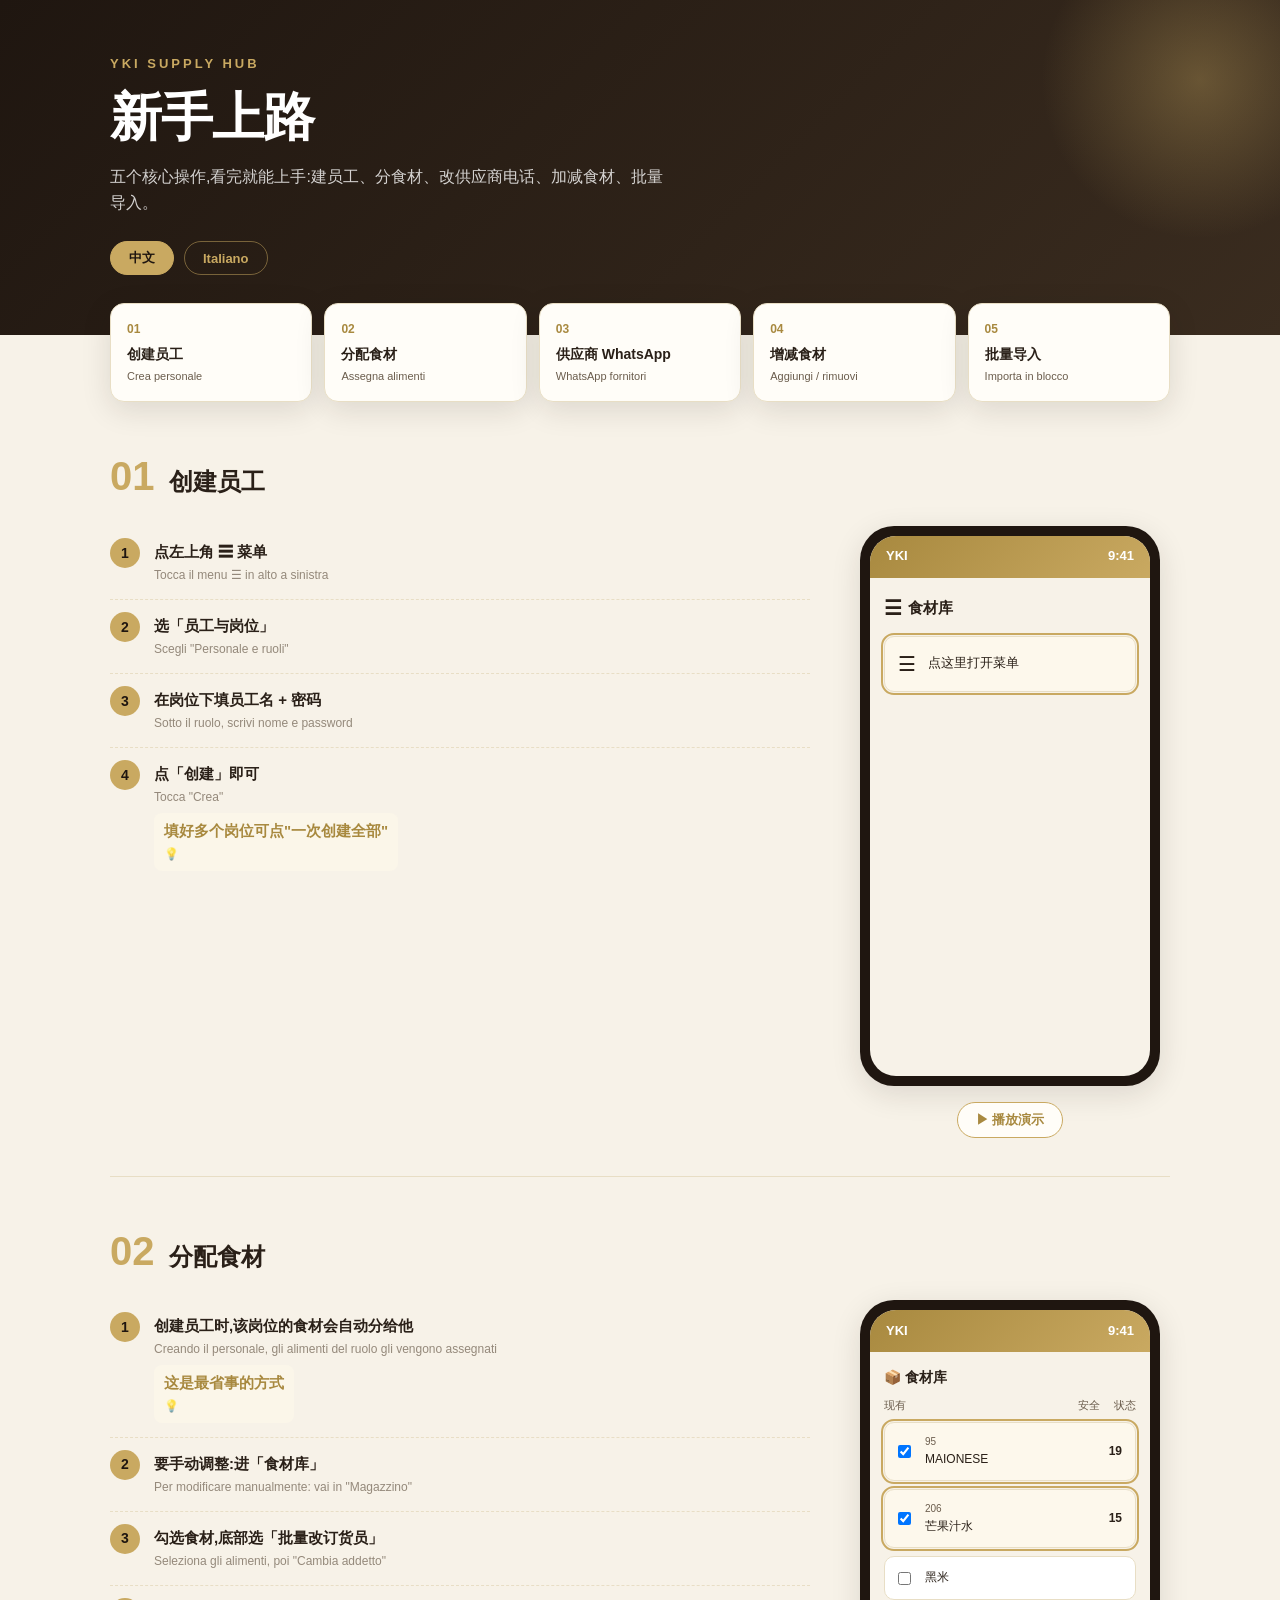
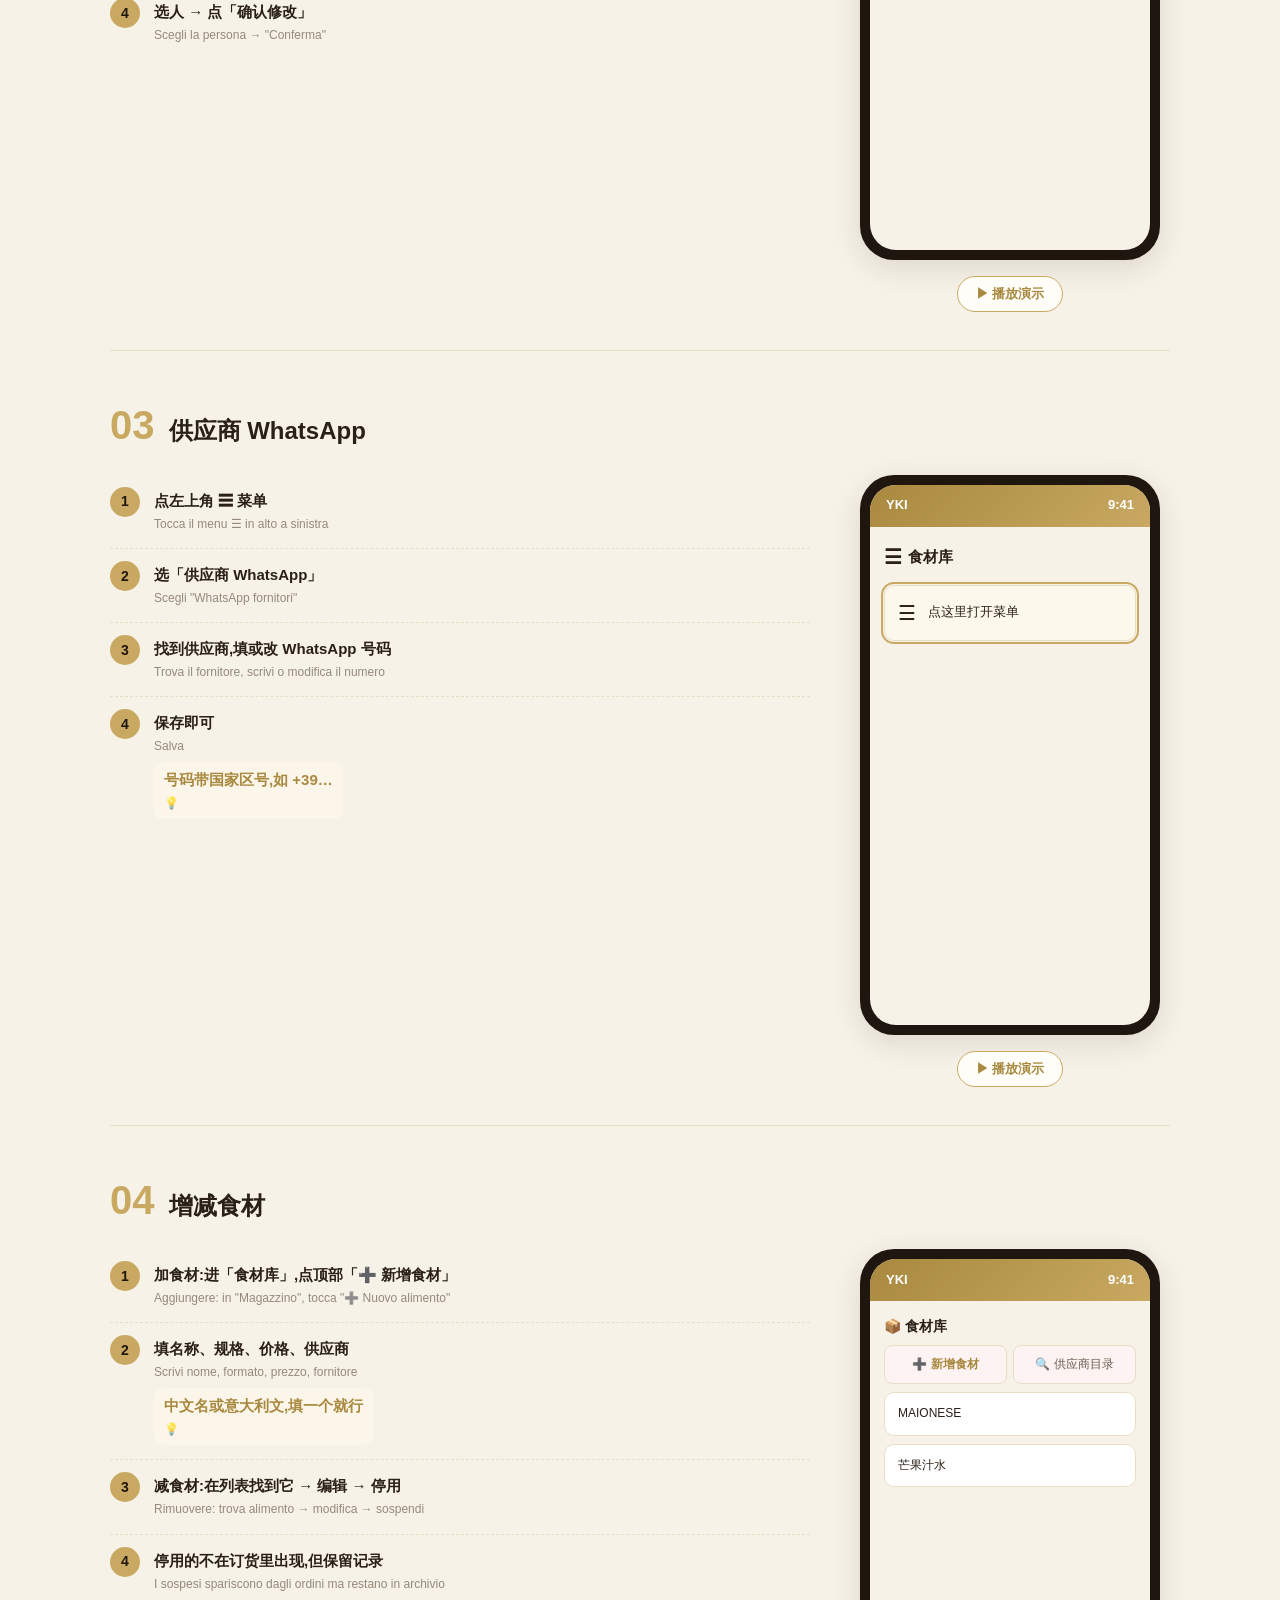
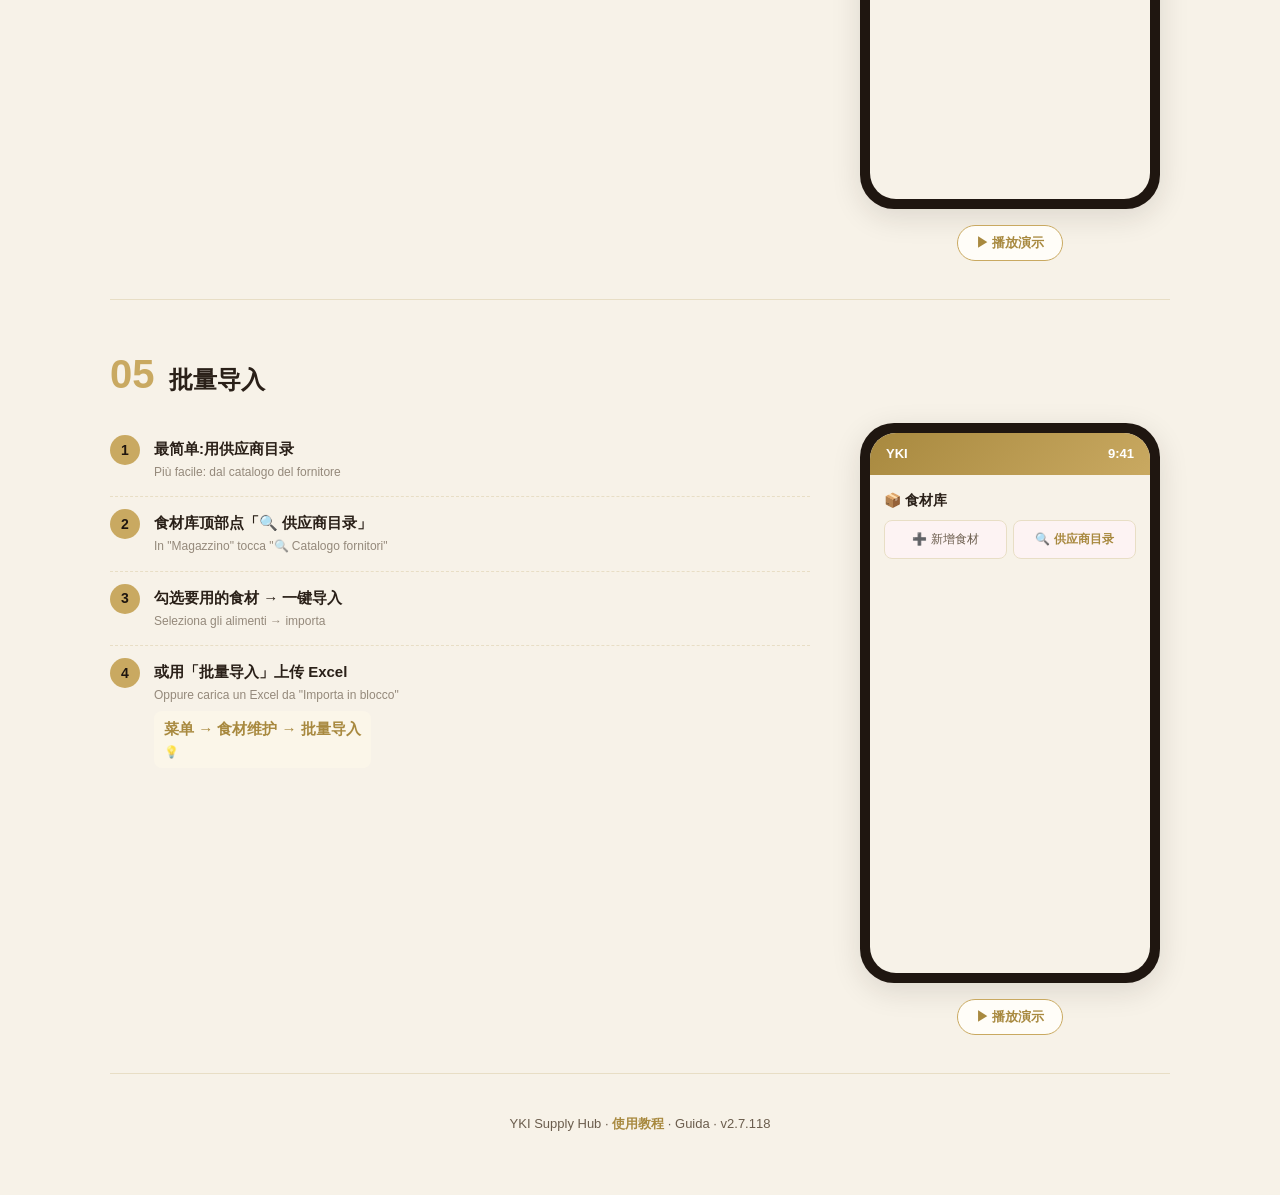
<file: guide.html>
<!DOCTYPE html>
<html lang="zh">
<head>
<meta charset="UTF-8">
<meta name="viewport" content="width=device-width, initial-scale=1.0">
<title>YKI Supply Hub — 使用教程 / Guida</title>
<style>
:root{
  --copper:#c9a961; --copper-deep:#a8893f; --bark:#1f1610; --bark-soft:#3a2c1f;
  --cream:#f7f2e8; --cream-card:#fffdf8; --ink:#2a2018; --ink-soft:#6b5d4d;
  --line:#e8dec5; --ok:#27ae60; --danger:#c0392b;
  --shadow:0 8px 30px rgba(31,22,16,.12);
}
*{margin:0;padding:0;box-sizing:border-box}
html{scroll-behavior:smooth}
body{
  font-family:-apple-system,'PingFang SC','Microsoft YaHei',sans-serif;
  background:var(--cream); color:var(--ink); line-height:1.6;
  -webkit-font-smoothing:antialiased;
}
.wrap{max-width:1100px;margin:0 auto;padding:0 20px}

/* ── HERO ── */
.hero{
  background:linear-gradient(135deg,var(--bark),var(--bark-soft));
  color:#fff; padding:54px 0 60px; position:relative; overflow:hidden;
}
.hero::after{
  content:''; position:absolute; right:-80px; top:-80px; width:320px; height:320px;
  background:radial-gradient(circle,rgba(201,169,97,.35),transparent 70%); border-radius:50%;
}
.hero .wrap{position:relative;z-index:1}
.hero .logo{font-size:13px;letter-spacing:3px;color:var(--copper);font-weight:700;margin-bottom:14px}
.hero h1{font-size:clamp(30px,6vw,52px);font-weight:800;letter-spacing:-1px;line-height:1.1}
.hero h1 .it{display:block;font-size:.5em;font-weight:500;color:var(--copper);letter-spacing:.5px;margin-top:8px}
.hero p{margin-top:18px;font-size:16px;color:rgba(255,255,255,.8);max-width:560px}
.hero .langbar{margin-top:26px;display:flex;gap:10px}
.hero .langbar button{
  border:1px solid rgba(201,169,97,.5);background:transparent;color:var(--copper);
  padding:7px 18px;border-radius:30px;font-size:13px;cursor:pointer;font-weight:600;transition:.2s;
}
.hero .langbar button.on{background:var(--copper);color:var(--bark);border-color:var(--copper)}

/* ── TOC ── */
.toc{display:grid;grid-template-columns:repeat(auto-fit,minmax(150px,1fr));gap:12px;margin:-32px auto 0;position:relative;z-index:2}
.toc a{
  background:var(--cream-card);border:1px solid var(--line);border-radius:14px;padding:16px;
  text-decoration:none;color:var(--ink);box-shadow:var(--shadow);transition:.2s;display:block;
}
.toc a:hover{transform:translateY(-3px);border-color:var(--copper)}
.toc .n{font-size:12px;color:var(--copper-deep);font-weight:700}
.toc .t{font-weight:700;margin-top:4px;font-size:14px}
.toc .t-it{font-size:11px;color:var(--ink-soft);margin-top:2px}

/* ── SECTION ── */
section.step{padding:54px 0 10px;border-bottom:1px solid var(--line)}
.step-head{display:flex;align-items:baseline;gap:14px;margin-bottom:8px}
.step-head .num{
  font-size:40px;font-weight:800;color:var(--copper);line-height:1;
  font-variant-numeric:tabular-nums;
}
.step-head h2{font-size:24px;font-weight:800}
.step-head h2 .it{display:block;font-size:14px;font-weight:500;color:var(--ink-soft);margin-top:2px}
.step-body{display:grid;grid-template-columns:1fr 320px;gap:40px;align-items:start;margin-top:24px}
@media(max-width:760px){.step-body{grid-template-columns:1fr;gap:28px}}

/* steps list */
.howto{list-style:none}
.howto li{
  position:relative;padding:14px 0 14px 44px;border-bottom:1px dashed var(--line);
}
.howto li:last-child{border-bottom:none}
.howto li .bullet{
  position:absolute;left:0;top:12px;width:30px;height:30px;border-radius:50%;
  background:var(--copper);color:var(--bark);font-weight:800;font-size:14px;
  display:flex;align-items:center;justify-content:center;
}
.howto li .zh{font-weight:600;font-size:15px}
.howto li .it{font-size:13px;color:var(--ink-soft);margin-top:2px}
.howto li .tip{font-size:12.5px;color:var(--copper-deep);margin-top:6px;background:#fbf6e9;padding:6px 10px;border-radius:8px;display:inline-block}

/* lang toggle visibility */
body.lang-zh .it{display:none !important}
body.lang-zh .howto li .it{display:block !important;font-size:12px;color:var(--ink-soft);opacity:.7}
body.lang-it .zh-only{display:none}

/* ── PHONE DEMO ── */
.demo-wrap{position:sticky;top:20px}
.phone{
  width:300px;max-width:100%;margin:0 auto;background:var(--bark);border-radius:34px;
  padding:10px;box-shadow:var(--shadow);
}
.phone-screen{background:var(--cream);border-radius:26px;overflow:hidden;height:540px;position:relative}
.phone-topbar{
  background:linear-gradient(135deg,#a8893f,#c9a961);height:42px;display:flex;align-items:center;
  justify-content:space-between;padding:0 16px;color:#fff;font-size:13px;font-weight:600;
}
.phone-stage{position:relative;height:498px;overflow:hidden}
.demo-controls{display:flex;gap:8px;justify-content:center;margin-top:16px}
.demo-controls button{
  border:1px solid var(--copper);background:var(--cream-card);color:var(--copper-deep);
  padding:8px 18px;border-radius:30px;font-size:13px;cursor:pointer;font-weight:600;transition:.2s;
}
.demo-controls button:hover{background:var(--copper);color:#fff}
.demo-caption{text-align:center;font-size:12px;color:var(--ink-soft);margin-top:10px;min-height:18px}

/* tap pulse */
.tap{
  position:absolute;width:34px;height:34px;border-radius:50%;
  border:3px solid var(--copper);background:rgba(201,169,97,.25);
  transform:translate(-50%,-50%);pointer-events:none;opacity:0;z-index:50;
}
.tap.show{animation:tapPulse .8s ease-out}
@keyframes tapPulse{0%{opacity:0;transform:translate(-50%,-50%) scale(1.6)}30%{opacity:1}100%{opacity:0;transform:translate(-50%,-50%) scale(.7)}}

/* fake UI atoms inside phone */
.fk-screen{position:absolute;inset:0;padding:14px;opacity:0;transition:opacity .35s;pointer-events:none}
.fk-screen.active{opacity:1;pointer-events:auto}
.fk-row{background:#fff;border:1px solid var(--line);border-radius:10px;padding:11px 13px;margin-bottom:8px;font-size:13px;display:flex;align-items:center;gap:8px}
.fk-row.hl{outline:2px solid var(--copper);outline-offset:1px;background:#fdf8ec}
.fk-btn{background:var(--copper);color:#fff;border:none;border-radius:8px;padding:9px;font-size:13px;font-weight:600;width:100%;text-align:center}
.fk-btn.ghost{background:#fff;color:var(--copper-deep);border:1px solid var(--copper)}
.fk-input{border:1px solid var(--line);border-radius:8px;padding:8px 10px;font-size:13px;background:#fff;flex:1}
.fk-title{font-weight:700;font-size:15px;margin-bottom:12px;display:flex;align-items:center;gap:6px}
.fk-ham{font-size:20px}
.fk-tag{font-size:11px;background:#f3ead2;color:var(--copper-deep);padding:2px 8px;border-radius:10px;margin-left:auto}

footer{padding:40px 0 60px;text-align:center;color:var(--ink-soft);font-size:13px}
footer .v{color:var(--copper-deep);font-weight:600}
</style>
</head>
<body class="lang-zh">

<header class="hero">
  <div class="wrap">
    <div class="logo">YKI SUPPLY HUB</div>
    <h1>新手上路<span class="it">Guida rapida per iniziare</span></h1>
    <p class="zh-only">五个核心操作,看完就能上手:建员工、分食材、改供应商电话、加减食材、批量导入。</p>
    <p style="display:none" class="it-p">Cinque operazioni base: crea il personale, assegna gli alimenti, modifica i numeri WhatsApp dei fornitori, aggiungi o rimuovi alimenti, importa in blocco.</p>
    <div class="langbar">
      <button class="on" onclick="setLang('zh')">中文</button>
      <button onclick="setLang('it')">Italiano</button>
    </div>
  </div>
</header>

<div class="wrap">
  <nav class="toc">
    <a href="#s1"><div class="n">01</div><div class="t">创建员工</div><div class="t-it">Crea personale</div></a>
    <a href="#s2"><div class="n">02</div><div class="t">分配食材</div><div class="t-it">Assegna alimenti</div></a>
    <a href="#s3"><div class="n">03</div><div class="t">供应商 WhatsApp</div><div class="t-it">WhatsApp fornitori</div></a>
    <a href="#s4"><div class="n">04</div><div class="t">增减食材</div><div class="t-it">Aggiungi / rimuovi</div></a>
    <a href="#s5"><div class="n">05</div><div class="t">批量导入</div><div class="t-it">Importa in blocco</div></a>
  </nav>
</div>

<main class="wrap" id="sections"></main>

<footer>
  YKI Supply Hub · <span class="v">使用教程</span> · Guida · v2.7.118
</footer>

<script>
function setLang(l){
  document.body.className='lang-'+l;
  document.querySelectorAll('.langbar button').forEach(b=>b.classList.remove('on'));
  if(window.event&&event.target) event.target.classList.add('on');
  document.querySelector('.zh-only').style.display = l==='zh'?'block':'none';
  const itp=document.querySelector('.it-p'); if(itp) itp.style.display = l==='it'?'block':'none';
}

// ───────── 教程数据 ─────────
const STEPS = [
  {
    id:'s1', num:'01', zh:'创建员工', it:'Creare il personale',
    howto:[
      {zh:'点左上角 ☰ 菜单', it:'Tocca il menu ☰ in alto a sinistra'},
      {zh:'选「员工与岗位」', it:'Scegli "Personale e ruoli"'},
      {zh:'在岗位下填员工名 + 密码', it:'Sotto il ruolo, scrivi nome e password'},
      {zh:'点「创建」即可', it:'Tocca "Crea"', tip:'填好多个岗位可点"一次创建全部"'},
    ],
    frames:[
      `<div class="fk-title"><span class="fk-ham">☰</span> 食材库</div><div class="fk-row hl" style="margin-top:6px"><span class="fk-ham">☰</span> <span style="margin-left:4px">点这里打开菜单</span></div>`,
      `<div class="fk-title">☰ 菜单</div><div class="fk-row" style="font-size:12px">📋 审批订单</div><div class="fk-row" style="font-size:12px">📱 供应商 WhatsApp</div><div class="fk-row hl" style="font-size:12px">👥 员工与岗位</div>`,
      `<div style="font-weight:800;font-size:14px;margin-bottom:8px">👥 员工与岗位</div>
       <div style="background:#fffdf8;border-left:4px solid var(--copper);border-radius:8px;padding:10px;margin-bottom:8px">
         <div style="display:flex;justify-content:space-between;font-weight:700;font-size:13px"><span>帮厨</span><span style="color:var(--ink-soft);font-weight:400;font-size:11px">25 个食材</span></div>
         <input class="fk-input hl" style="width:100%;margin-top:8px;font-size:12px" value="TARAK">
         <input class="fk-input" style="width:100%;margin-top:6px;font-size:12px" value="••••">
         <button class="fk-btn" style="margin-top:8px;font-size:12px">创建</button>
       </div>`,
      `<div style="font-weight:800;font-size:14px;margin-bottom:8px">👥 员工与岗位</div>
       <div style="background:#fffdf8;border-left:4px solid var(--copper);border-radius:8px;padding:10px">
         <div style="display:flex;justify-content:space-between;font-weight:700;font-size:13px"><span>帮厨</span><span style="color:var(--ink-soft);font-weight:400;font-size:11px">25 个食材</span></div>
         <div style="background:#fff;border:1px solid var(--line);border-radius:8px;padding:8px;margin-top:8px;font-size:12px"><b style="color:var(--copper-deep);text-decoration:underline dotted">TARAK</b> <span style="color:var(--ink-soft)">员工</span></div>
       </div>
       <div style="text-align:center;color:var(--ok);font-size:12px;margin-top:10px">✅ 已创建 TARAK,自动分配 25 个食材</div>`,
    ],
    taps:[ {x:38,y:30}, {x:150,y:150}, {x:150,y:300}, {x:150,y:230} ],
    caps:['点开汉堡菜单','选员工与岗位','填名字和密码','点创建,食材自动分配'],
    capsIt:['Apri il menu','Personale e ruoli','Nome e password','Crea: alimenti assegnati']
  },
  {
    id:'s2', num:'02', zh:'分配食材', it:'Assegnare gli alimenti',
    howto:[
      {zh:'创建员工时,该岗位的食材会自动分给他', it:'Creando il personale, gli alimenti del ruolo gli vengono assegnati', tip:'这是最省事的方式'},
      {zh:'要手动调整:进「食材库」', it:'Per modificare manualmente: vai in "Magazzino"'},
      {zh:'勾选食材,底部选「批量改订货员」', it:'Seleziona gli alimenti, poi "Cambia addetto"'},
      {zh:'选人 → 点「确认修改」', it:'Scegli la persona → "Conferma"'},
    ],
    frames:[
      `<div style="font-weight:800;font-size:14px;margin-bottom:8px">📦 食材库</div>
       <div style="display:flex;gap:6px;font-size:11px;margin-bottom:8px;color:var(--ink-soft)"><span>现有</span><span style="margin-left:auto">安全</span><span style="margin-left:8px">状态</span></div>
       <div class="fk-row hl" style="font-size:12px"><input type="checkbox" checked style="margin-right:6px"><div><div style="font-size:10px;color:var(--ink-soft)">95</div>MAIONESE</div><span style="margin-left:auto;font-weight:700">19</span></div>
       <div class="fk-row hl" style="font-size:12px"><input type="checkbox" checked style="margin-right:6px"><div><div style="font-size:10px;color:var(--ink-soft)">206</div>芒果汁水</div><span style="margin-left:auto;font-weight:700">15</span></div>
       <div class="fk-row" style="font-size:12px"><input type="checkbox" style="margin-right:6px"><div>黑米</div></div>`,
      `<div style="font-weight:800;font-size:14px;margin-bottom:8px">📦 食材库</div>
       <div style="background:#fbf6e9;border-radius:8px;padding:10px">
         <div style="font-size:11px;color:var(--copper-deep);margin-bottom:8px">已选 <b>2</b> 条</div>
         <div style="font-size:11px;margin-bottom:4px">批量改订货员:</div>
         <select class="fk-input hl" style="width:100%;font-size:12px"> TARAK </select>
         <button class="fk-btn" style="margin-top:8px;font-size:12px">确认修改</button>
       </div>`,
      `<div style="font-weight:800;font-size:14px;margin-bottom:8px">📦 食材库</div>
       <div style="background:#fbf6e9;border-radius:8px;padding:10px">
         <div style="font-size:11px;margin-bottom:4px">批量改订货员:</div>
         <select class="fk-input" style="width:100%;font-size:12px"> TARAK </select>
         <button class="fk-btn hl" style="margin-top:8px;font-size:12px">确认修改 ✓</button>
       </div>
       <div style="text-align:center;color:var(--ok);font-size:12px;margin-top:10px">✅ 2 个食材已改为 TARAK 负责</div>`,
    ],
    taps:[ {x:30,y:65}, {x:150,y:240}, {x:150,y:175} ],
    caps:['勾选要分配的食材','选订货员','确认,改完了'],
    capsIt:['Seleziona gli alimenti','Scegli addetto','Conferma']
  },
  {
    id:'s3', num:'03', zh:'供应商 WhatsApp', it:'WhatsApp dei fornitori',
    howto:[
      {zh:'点左上角 ☰ 菜单', it:'Tocca il menu ☰ in alto a sinistra'},
      {zh:'选「供应商 WhatsApp」', it:'Scegli "WhatsApp fornitori"'},
      {zh:'找到供应商,填或改 WhatsApp 号码', it:'Trova il fornitore, scrivi o modifica il numero'},
      {zh:'保存即可', it:'Salva', tip:'号码带国家区号,如 +39…'},
    ],
    frames:[
      `<div class="fk-title"><span class="fk-ham">☰</span> 食材库</div><div class="fk-row hl" style="margin-top:6px"><span class="fk-ham">☰</span> <span style="margin-left:4px">点这里打开菜单</span></div>`,
      `<div class="fk-title">☰ 菜单</div><div class="fk-row" style="font-size:12px">📋 审批订单</div><div class="fk-row hl" style="font-size:12px">📱 供应商 WhatsApp</div><div class="fk-row" style="font-size:12px">👥 员工与岗位</div>`,
      `<div style="font-weight:800;font-size:14px;margin-bottom:8px">📱 供应商 WhatsApp</div>
       <div style="background:#fffdf8;border-left:4px solid var(--copper);border-radius:8px;padding:10px">
         <div style="font-weight:700;font-size:13px">📦 HD</div>
         <div style="font-size:11px;color:var(--ink-soft);margin-top:6px">📱 WhatsApp 号码</div>
         <input class="fk-input hl" style="width:100%;margin-top:4px;font-size:12px" value="3512345678">
         <div style="background:#fbf6e9;border-radius:6px;padding:8px;margin-top:8px">
           <div style="font-size:10px;color:var(--ink-soft);margin-bottom:4px">🌐 默认发送语言</div>
           <span style="background:var(--copper);color:#fff;font-size:10px;padding:3px 8px;border-radius:6px">🇨🇳 中文</span>
           <span style="font-size:10px;padding:3px 8px;border:1px solid var(--line);border-radius:6px">🇮🇹 Italiano</span>
         </div>
         <button class="fk-btn" style="margin-top:8px;font-size:12px">保存</button>
       </div>`,
      `<div style="font-weight:800;font-size:14px;margin-bottom:8px">📱 供应商 WhatsApp</div>
       <div style="background:#fffdf8;border-left:4px solid var(--copper);border-radius:8px;padding:10px">
         <div style="font-weight:700;font-size:13px">📦 HD</div>
         <input class="fk-input" style="width:100%;margin-top:6px;font-size:12px" value="3512345678">
         <button class="fk-btn hl" style="margin-top:8px;font-size:12px">保存 ✓</button>
       </div>
       <div style="text-align:center;color:var(--ok);font-size:12px;margin-top:10px">✅ HD 的 WhatsApp 已更新</div>`,
    ],
    taps:[ {x:38,y:30}, {x:150,y:150}, {x:150,y:200}, {x:150,y:230} ],
    caps:['点开汉堡菜单','选供应商 WhatsApp','填 WhatsApp 号码','保存'],
    capsIt:['Apri il menu','WhatsApp fornitori','Scrivi il numero','Salva']
  },
  {
    id:'s4', num:'04', zh:'增减食材', it:'Aggiungere o rimuovere alimenti',
    howto:[
      {zh:'加食材:进「食材库」,点顶部「➕ 新增食材」', it:'Aggiungere: in "Magazzino", tocca "➕ Nuovo alimento"'},
      {zh:'填名称、规格、价格、供应商', it:'Scrivi nome, formato, prezzo, fornitore', tip:'中文名或意大利文,填一个就行'},
      {zh:'减食材:在列表找到它 → 编辑 → 停用', it:'Rimuovere: trova alimento → modifica → sospendi'},
      {zh:'停用的不在订货里出现,但保留记录', it:'I sospesi spariscono dagli ordini ma restano in archivio'},
    ],
    frames:[
      `<div style="font-weight:800;font-size:14px;margin-bottom:8px">📦 食材库</div>
       <div style="display:flex;gap:6px;margin-bottom:8px"><div class="hl" style="flex:1;background:#fdf3f3;border:1px solid #e8dec5;border-radius:8px;padding:9px;text-align:center;font-size:12px;color:var(--copper-deep);font-weight:600">➕ 新增食材</div><div style="flex:1;background:#fdf3f3;border:1px solid #e8dec5;border-radius:8px;padding:9px;text-align:center;font-size:12px;color:var(--ink-soft)">🔍 供应商目录</div></div>
       <div class="fk-row" style="font-size:12px">MAIONESE</div><div class="fk-row" style="font-size:12px">芒果汁水</div>`,
      `<div style="font-weight:800;font-size:14px;margin-bottom:8px">➕ 新增食材</div>
       <div style="font-size:10px;color:var(--ink-soft)">意大利文名称</div>
       <div class="fk-input hl" style="background:#f5ecd9;font-size:12px;margin:3px 0 8px">Involtino primavera</div>
       <div style="font-size:10px;color:var(--ink-soft)">中文名称</div>
       <div class="fk-input" style="background:#f5ecd9;font-size:12px;margin:3px 0 8px">春卷</div>
       <div style="font-size:10px;color:var(--ink-soft)">规格</div>
       <div class="fk-input" style="background:#f5ecd9;font-size:12px;margin:3px 0 8px">10x900G</div>
       <button class="fk-btn" style="font-size:12px">添加</button>`,
      `<div style="font-weight:800;font-size:14px;margin-bottom:8px">➕ 新增食材</div>
       <div class="fk-input" style="background:#f5ecd9;font-size:12px;margin-bottom:6px">春卷 / Involtino</div>
       <div class="fk-input" style="background:#f5ecd9;font-size:12px;margin-bottom:6px">10x900G</div>
       <button class="fk-btn hl" style="font-size:12px">添加 ✓</button>
       <div style="text-align:center;color:var(--ok);font-size:12px;margin-top:10px">✅ 已加入食材库</div>`,
    ],
    taps:[ {x:75,y:50}, {x:150,y:60}, {x:150,y:210} ],
    caps:['点新增食材','填名称、规格、价格','添加完成'],
    capsIt:['Nuovo alimento','Nome, formato, prezzo','Aggiunto']
  },
  {
    id:'s5', num:'05', zh:'批量导入', it:'Importare in blocco',
    howto:[
      {zh:'最简单:用供应商目录', it:'Più facile: dal catalogo del fornitore'},
      {zh:'食材库顶部点「🔍 供应商目录」', it:'In "Magazzino" tocca "🔍 Catalogo fornitori"'},
      {zh:'勾选要用的食材 → 一键导入', it:'Seleziona gli alimenti → importa'},
      {zh:'或用「批量导入」上传 Excel', it:'Oppure carica un Excel da "Importa in blocco"', tip:'菜单 → 食材维护 → 批量导入'},
    ],
    frames:[
      `<div style="font-weight:800;font-size:14px;margin-bottom:8px">📦 食材库</div>
       <div style="display:flex;gap:6px;margin-bottom:8px"><div style="flex:1;background:#fdf3f3;border:1px solid #e8dec5;border-radius:8px;padding:9px;text-align:center;font-size:12px;color:var(--ink-soft)">➕ 新增食材</div><div class="hl" style="flex:1;background:#fdf3f3;border:1px solid #e8dec5;border-radius:8px;padding:9px;text-align:center;font-size:12px;color:var(--copper-deep);font-weight:600">🔍 供应商目录</div></div>`,
      `<div style="font-weight:800;font-size:14px;margin-bottom:8px">🔍 HD 供应商目录</div>
       <div class="fk-row hl" style="font-size:12px"><input type="checkbox" checked style="margin-right:6px"> 花生酱 <span style="color:var(--ink-soft);font-size:10px;margin-left:auto">12x350g</span></div>
       <div class="fk-row hl" style="font-size:12px"><input type="checkbox" checked style="margin-right:6px"> 寿司米 <span style="color:var(--ink-soft);font-size:10px;margin-left:auto">20kg</span></div>
       <div class="fk-row" style="font-size:12px"><input type="checkbox" style="margin-right:6px"> 幸运饼干</div>
       <button class="fk-btn" style="margin-top:8px;font-size:12px">导入选中 (2)</button>`,
      `<div style="font-weight:800;font-size:14px;margin-bottom:8px">🔍 HD 供应商目录</div>
       <div class="fk-row" style="font-size:12px"><input type="checkbox" checked style="margin-right:6px"> 花生酱</div>
       <div class="fk-row" style="font-size:12px"><input type="checkbox" checked style="margin-right:6px"> 寿司米</div>
       <button class="fk-btn hl" style="margin-top:8px;font-size:12px">导入选中 (2) ✓</button>
       <div style="text-align:center;color:var(--ok);font-size:12px;margin-top:10px">✅ 2 个食材已导入</div>`,
    ],
    taps:[ {x:225,y:50}, {x:150,y:230}, {x:150,y:175} ],
    caps:['点供应商目录','勾选要用的食材','一键导入'],
    capsIt:['Catalogo fornitori','Seleziona gli alimenti','Importa']
  },
];

// ───────── 渲染各节 ─────────
const cont = document.getElementById('sections');
STEPS.forEach(s=>{
  const sec = document.createElement('section');
  sec.className='step'; sec.id=s.id;
  const lis = s.howto.map((h,i)=>`
    <li><span class="bullet">${i+1}</span>
      <div class="zh">${h.zh}</div>
      <div class="it">${h.it}</div>
      ${h.tip?`<div class="tip"><span class="zh">${h.tip}</span><span class="it">💡</span></div>`:''}
    </li>`).join('');
  sec.innerHTML = `
    <div class="step-head">
      <span class="num">${s.num}</span>
      <h2><span class="zh">${s.zh}</span><span class="it" style="display:block">${s.it}</span></h2>
    </div>
    <div class="step-body">
      <ul class="howto">${lis}</ul>
      <div class="demo-wrap">
        <div class="phone">
          <div class="phone-screen">
            <div class="phone-topbar"><span>YKI</span><span>9:41</span></div>
            <div class="phone-stage" id="stage-${s.id}">
              ${s.frames.map((f,i)=>`<div class="fk-screen ${i===0?'active':''}" data-fr="${i}">${f}</div>`).join('')}
              <div class="tap" id="tap-${s.id}"></div>
            </div>
          </div>
        </div>
        <div class="demo-controls">
          <button onclick="playDemo('${s.id}')"><span class="zh">▶ 播放演示</span><span class="it">▶ Riproduci</span></button>
        </div>
        <div class="demo-caption" id="cap-${s.id}"></div>
      </div>
    </div>`;
  cont.appendChild(sec);
});

// ───────── 演示播放 ─────────
const players={};
function playDemo(id){
  const s = STEPS.find(x=>x.id===id);
  const stage = document.getElementById('stage-'+id);
  const tap = document.getElementById('tap-'+id);
  const cap = document.getElementById('cap-'+id);
  const frames = stage.querySelectorAll('.fk-screen');
  const isIt = document.body.classList.contains('lang-it');
  if(players[id]) { players[id].forEach(t=>clearTimeout(t)); }
  players[id]=[];
  let fr=0;
  const show=(n)=>{ frames.forEach(f=>f.classList.remove('active')); frames[n].classList.add('active'); };
  show(0);
  const seq=()=>{
    if(fr>=s.taps.length){
      players[id].push(setTimeout(()=>{ show(0); cap.textContent=''; }, 1800));
      return;
    }
    const t=s.taps[fr];
    tap.style.left=t.x+'px'; tap.style.top=t.y+'px';
    tap.classList.remove('show'); void tap.offsetWidth; tap.classList.add('show');
    cap.textContent = (isIt? (s.capsIt&&s.capsIt[fr]) : s.caps[fr]) || '';
    players[id].push(setTimeout(()=>{
      if(fr+1 < frames.length) show(fr+1);
      fr++;
      players[id].push(setTimeout(seq, 1100));
    }, 700));
  };
  players[id].push(setTimeout(seq, 300));
}

</script>
</body>
</html>
</file>
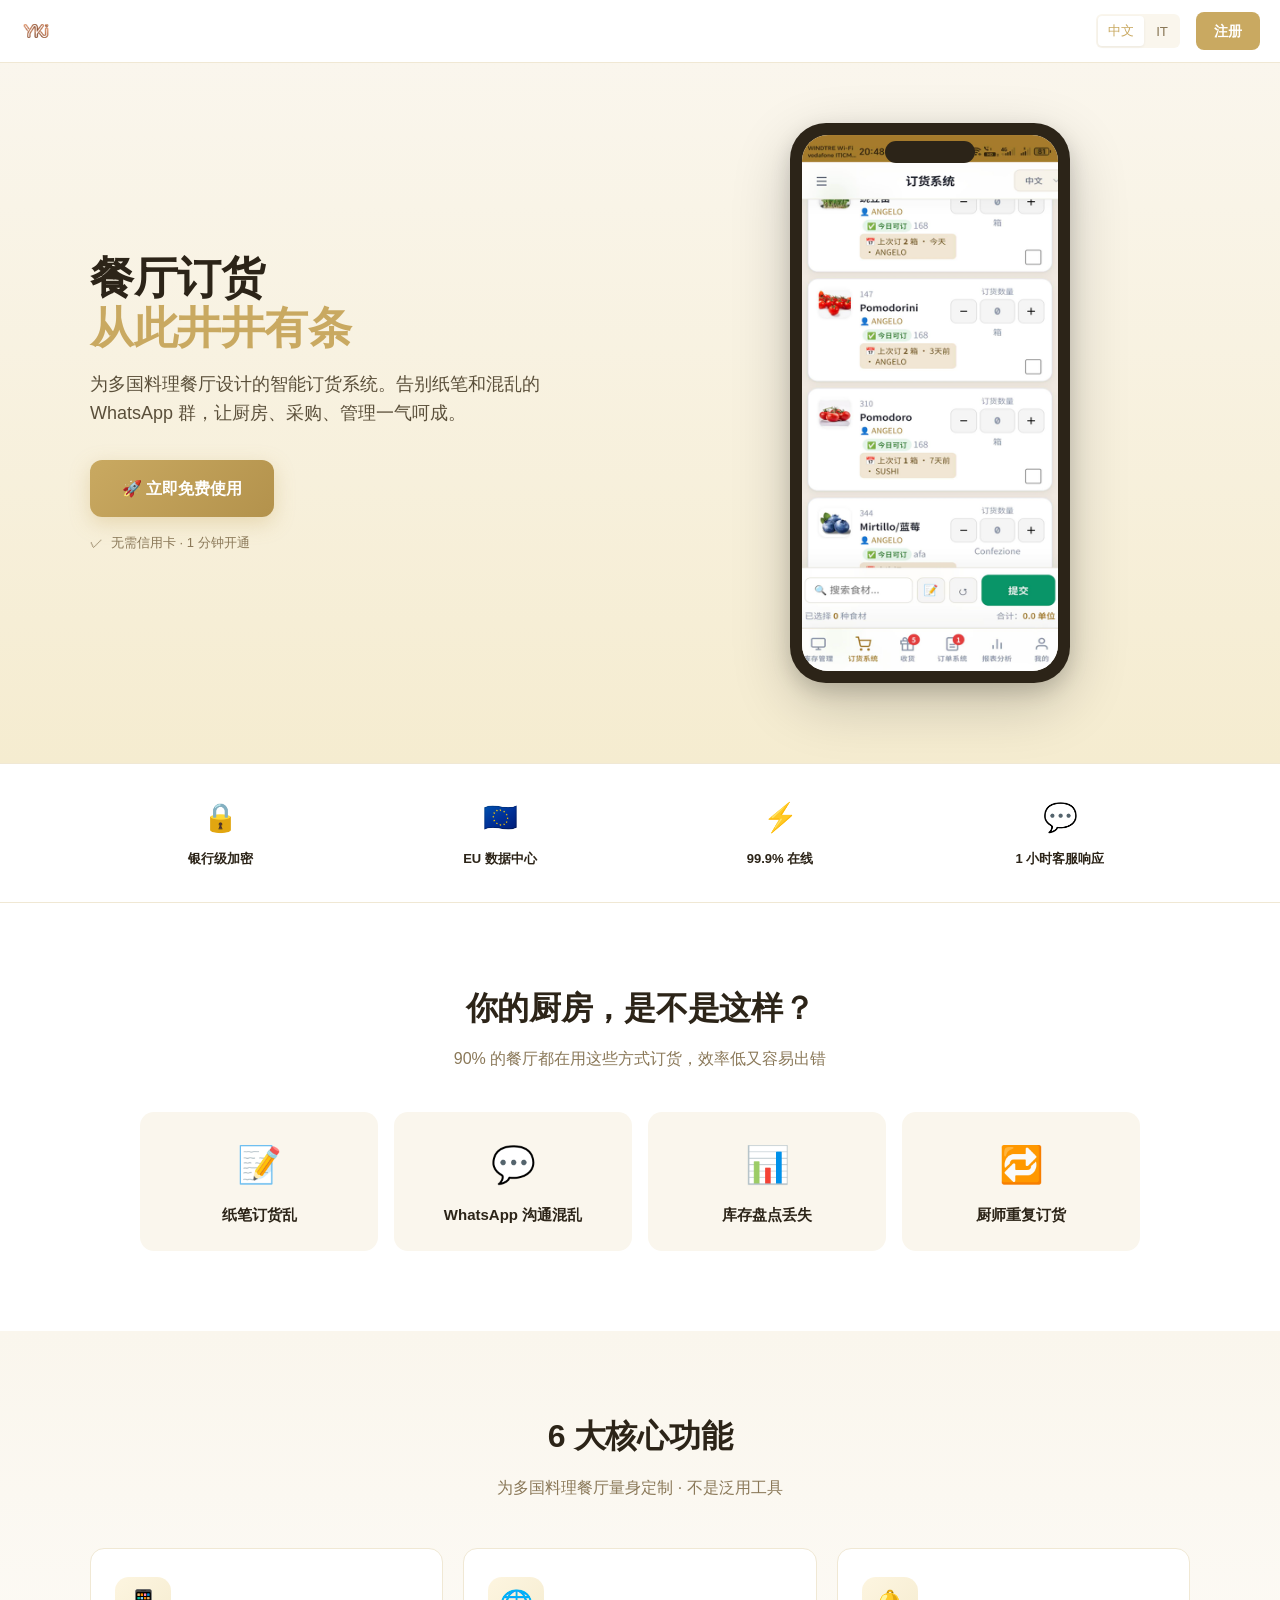
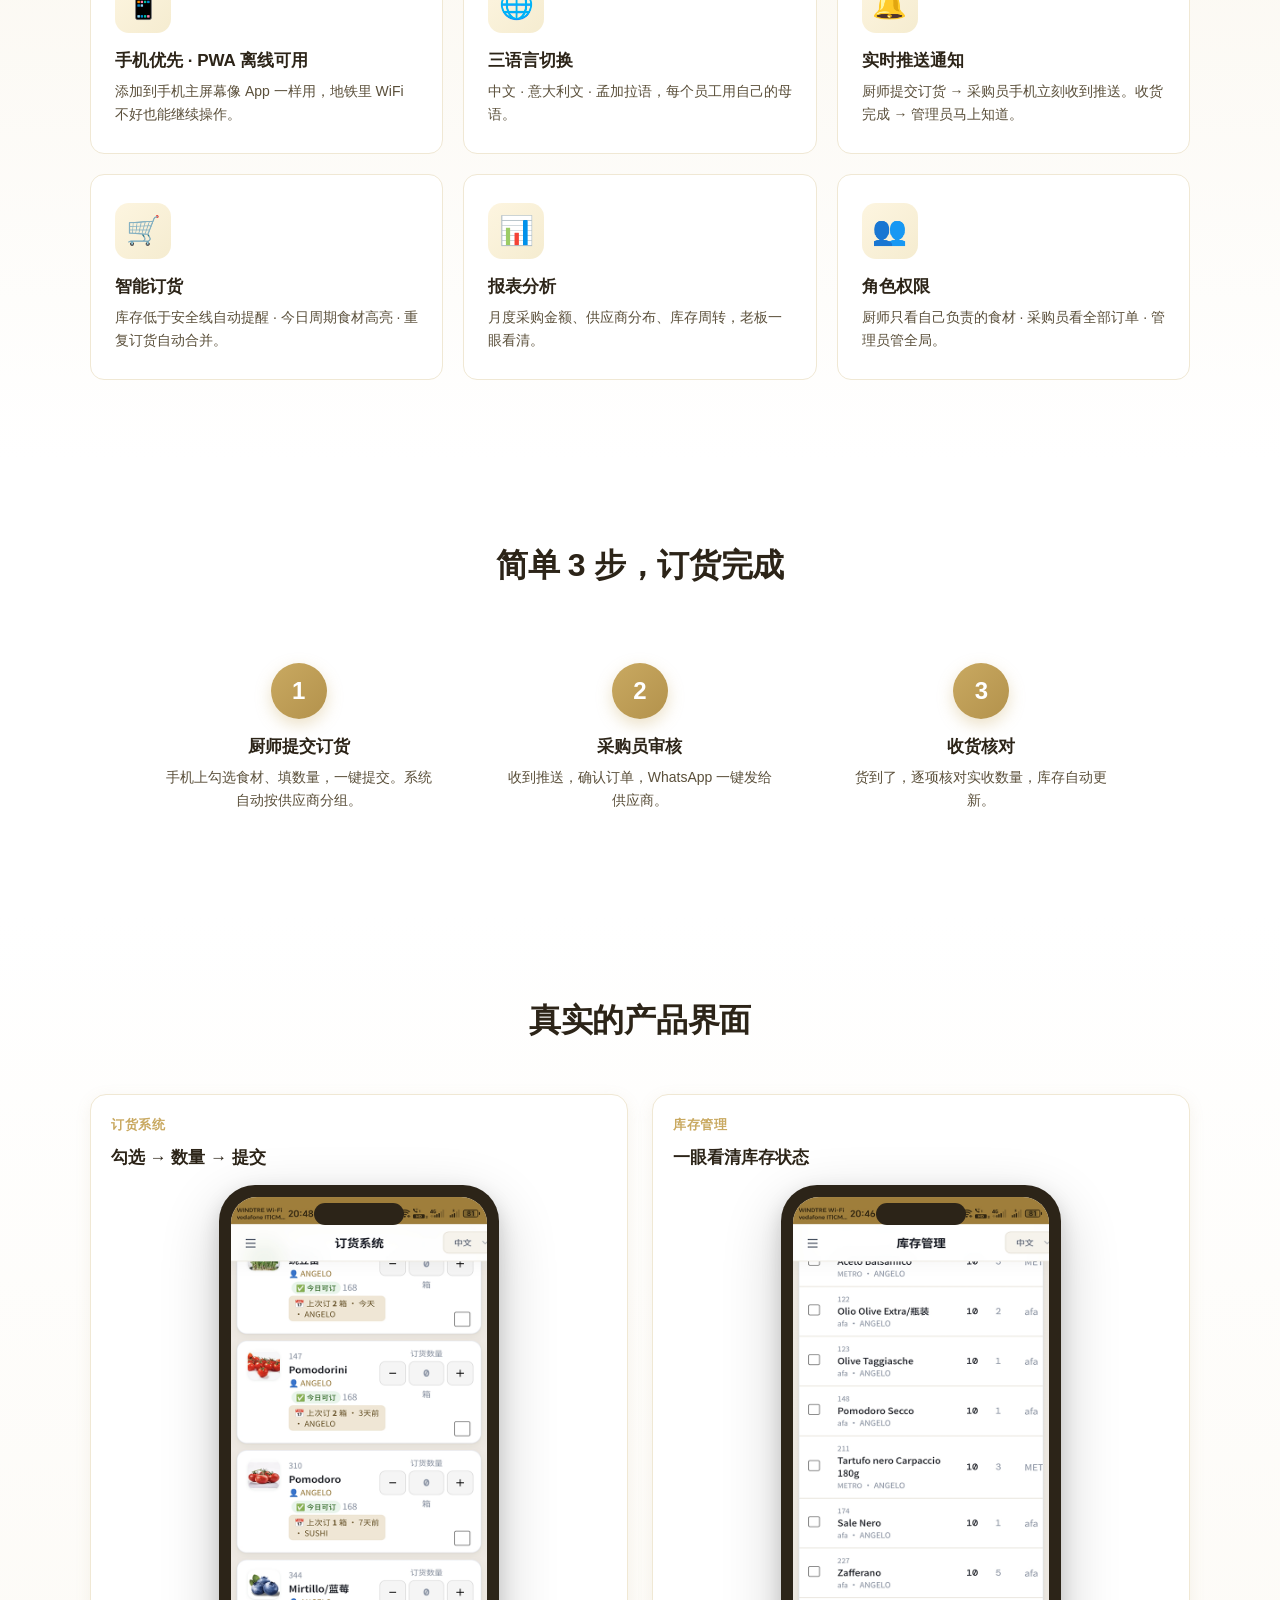
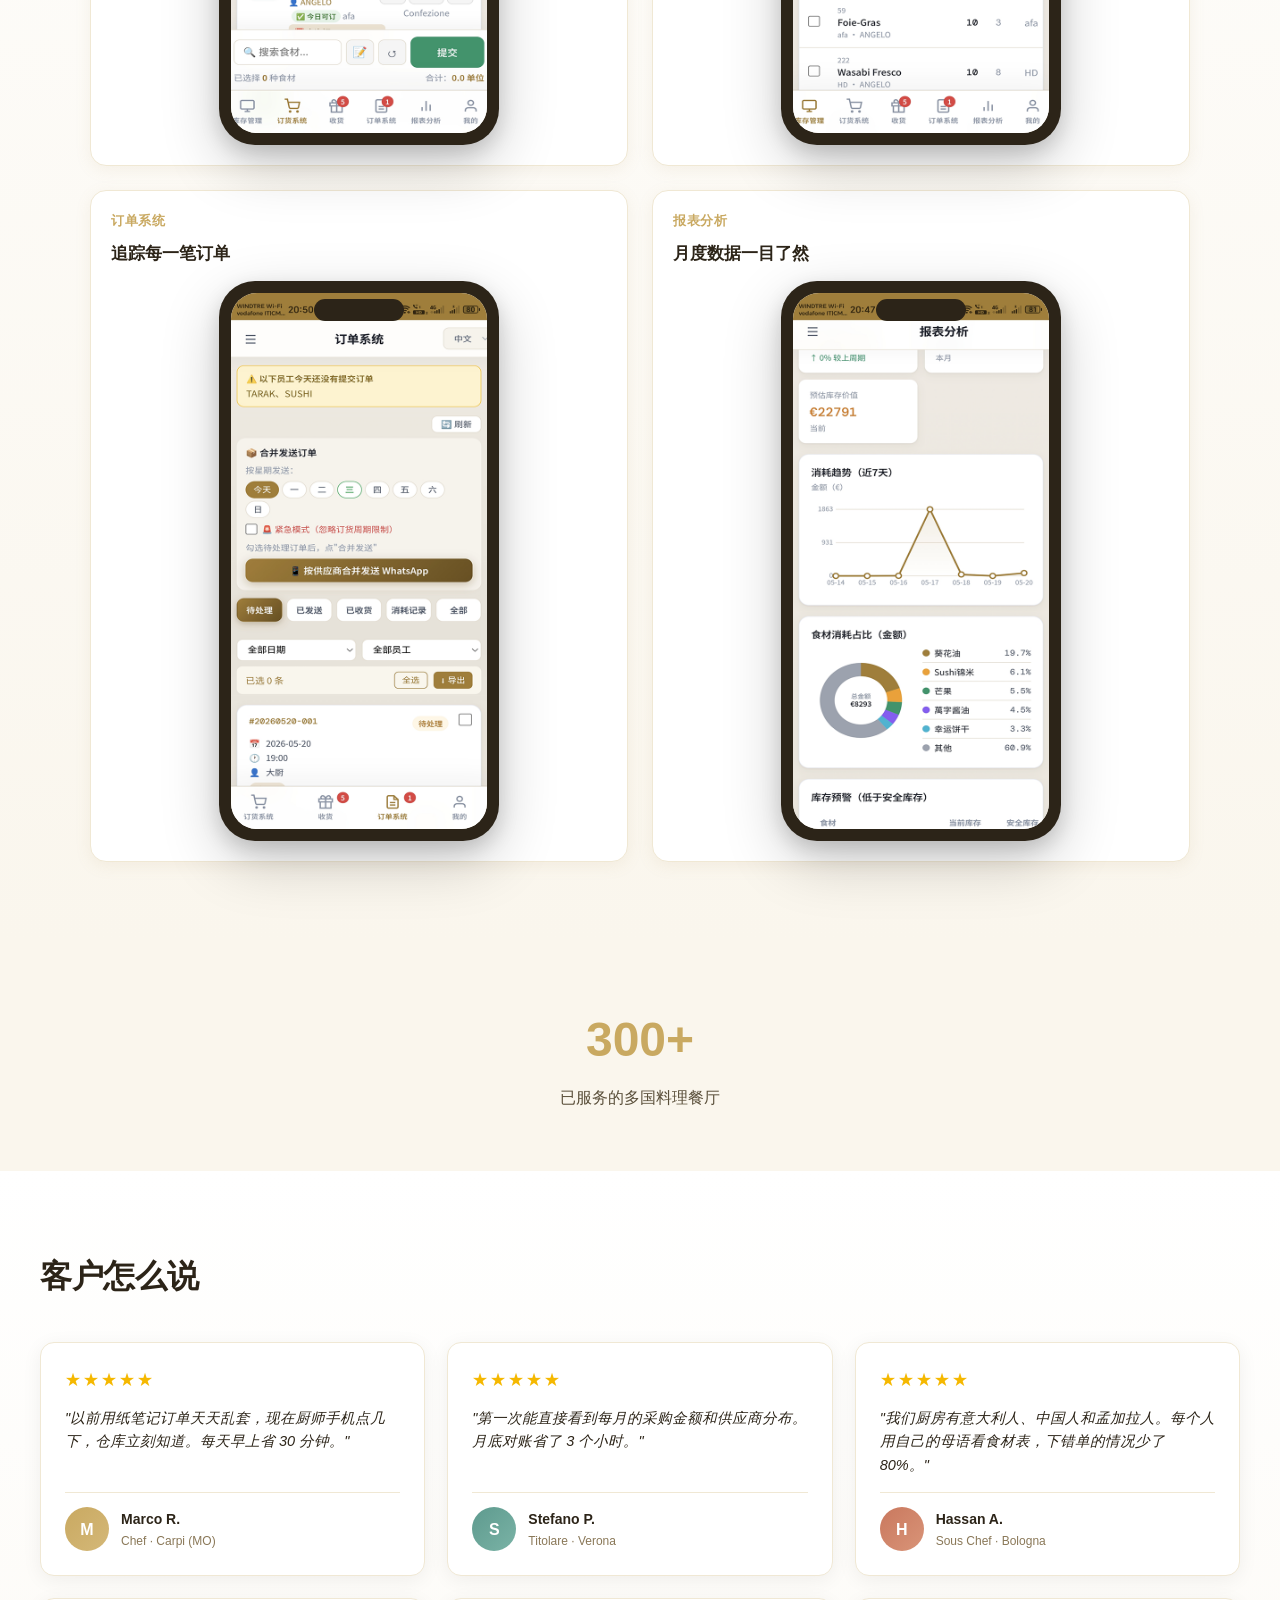
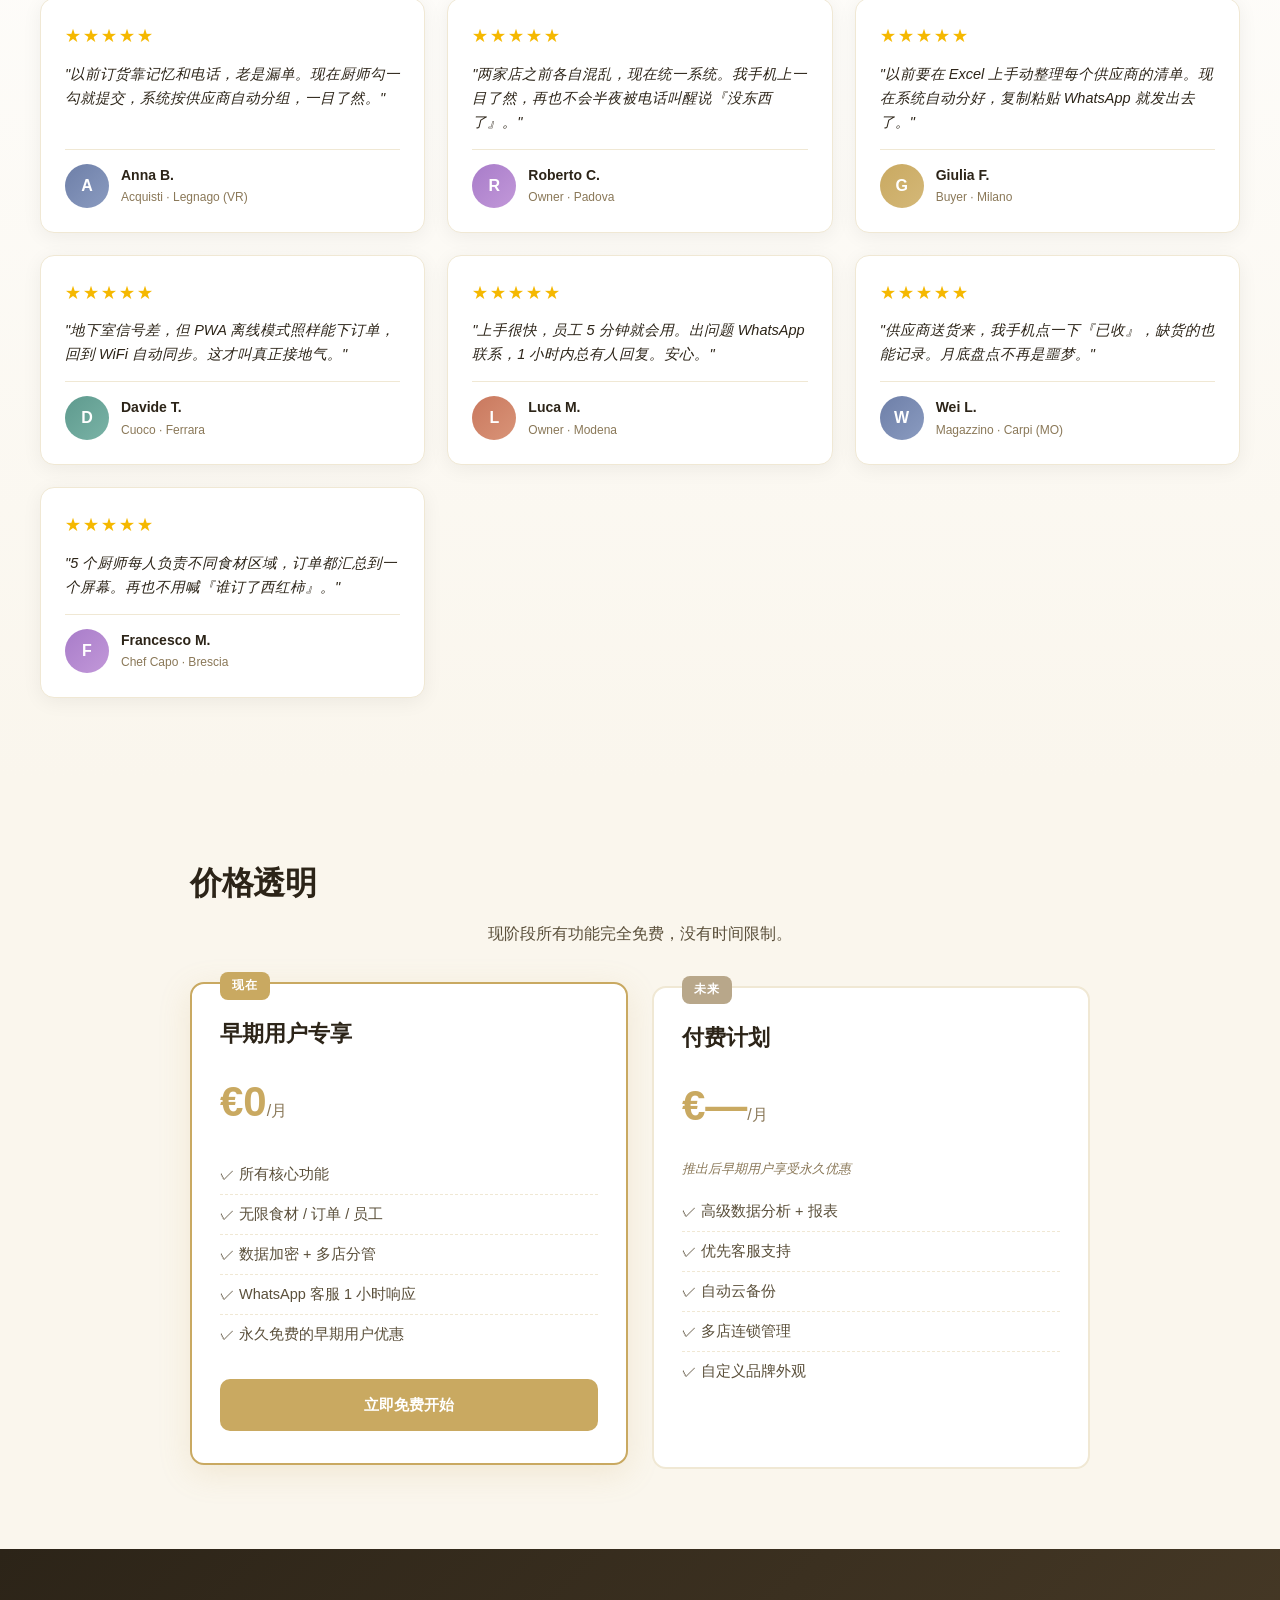
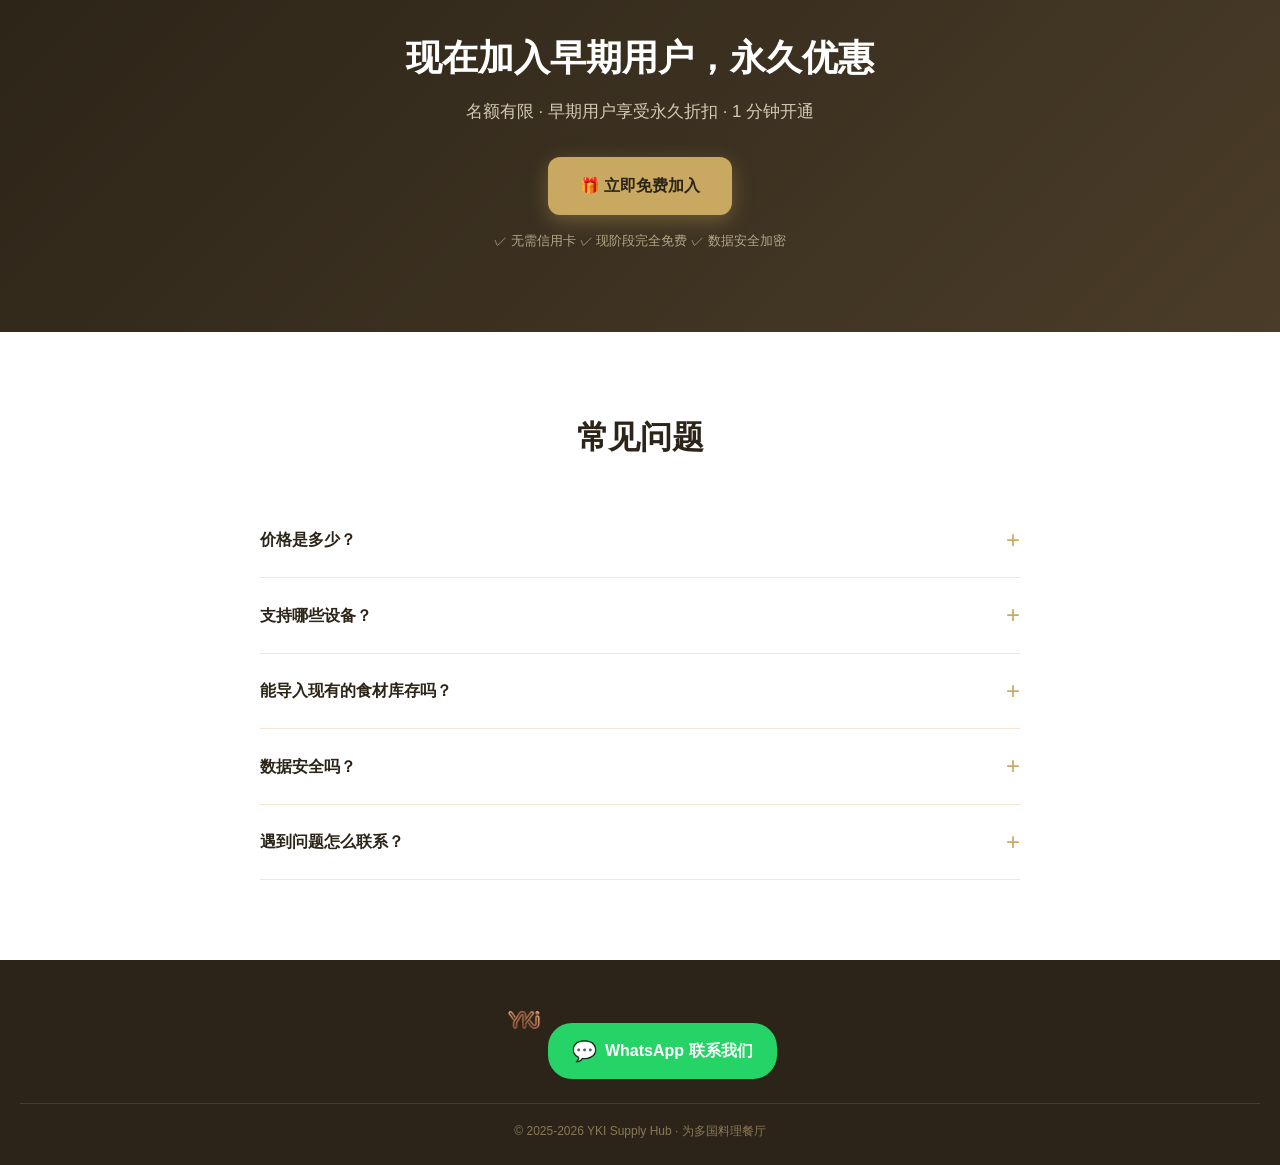
<file: join.html>
<!DOCTYPE html>
<html lang="zh-CN">
<head>
<meta charset="UTF-8">
<meta name="viewport" content="width=device-width, initial-scale=1.0">
<meta name="description" content="YKI Supply Hub — 为多国料理餐厅设计的智能订货系统 · Sistema intelligente di gestione ordini per ristoranti multiculturali">
<title>YKI Supply Hub — 餐厅订货数字化 · Gestione Ordini Digitale</title>
<link rel="icon" href="/logo.png" type="image/png">
<style>
  * { box-sizing: border-box; margin: 0; padding: 0; -webkit-tap-highlight-color: transparent; }
  html { scroll-behavior: smooth; }
  body {
    font-family: -apple-system, BlinkMacSystemFont, 'Segoe UI', Roboto, 'PingFang SC', sans-serif;
    color: #2c2418; line-height: 1.6;
    background: #fff; -webkit-font-smoothing: antialiased;
  }

  /* 双语切换 */
  body.lang-it .lang-zh { display: none !important; }
  body.lang-zh .lang-it { display: none !important; }

  /* === 顶部导航 === */
  nav.topbar {
    position: sticky; top: 0; z-index: 50;
    background: rgba(255,255,255,0.92); backdrop-filter: blur(12px);
    border-bottom: 1px solid #f0e8d4;
    padding: 12px 20px;
    display: flex; align-items: center; gap: 16px;
  }
  .nav-logo {
    height: 32px; width: auto; display: block;
  }
  .nav-spacer { flex: 1; }
  .lang-toggle {
    display: flex; background: #faf6ed; border-radius: 6px;
    padding: 2px; gap: 2px; font-size: 13px;
  }
  .lang-btn {
    padding: 6px 10px; cursor: pointer; border-radius: 4px;
    color: #8a7858; transition: all 0.15s; border: 0; background: transparent;
    font-family: inherit; font-weight: 500;
  }
  .lang-btn.active { background: #fff; color: #c9a961; box-shadow: 0 1px 3px rgba(0,0,0,0.06); }
  .nav-cta {
    padding: 8px 18px; background: #c9a961; color: #fff;
    border-radius: 8px; font-size: 14px; font-weight: 600;
    text-decoration: none; transition: all 0.15s;
  }
  .nav-cta:hover { background: #b3924c; box-shadow: 0 2px 8px rgba(201,169,97,0.35); }

  /* === HERO === */
  section.hero {
    background: linear-gradient(180deg, #faf6ed 0%, #f5ecd0 100%);
    padding: 60px 20px 80px;
    overflow: hidden;
  }
  .hero-wrap {
    max-width: 1100px; margin: 0 auto;
    display: grid; grid-template-columns: 1fr 1fr; gap: 60px; align-items: center;
  }
  .hero-text h1 {
    font-size: 44px; font-weight: 800; line-height: 1.15;
    color: #2c2418; letter-spacing: -0.5px;
    margin-bottom: 16px;
  }
  .hero-text h1 .gold { color: #c9a961; }
  .hero-text p.sub {
    font-size: 18px; color: #5a4f3a;
    margin-bottom: 32px; max-width: 460px;
  }
  .hero-cta {
    display: inline-flex; align-items: center; gap: 8px;
    padding: 16px 32px; font-size: 16px; font-weight: 700;
    background: linear-gradient(135deg, #c9a961, #b3924c);
    color: #fff; border-radius: 12px; text-decoration: none;
    box-shadow: 0 6px 20px rgba(201,169,97,0.35);
    transition: all 0.2s;
  }
  .hero-cta:hover { transform: translateY(-2px); box-shadow: 0 10px 28px rgba(201,169,97,0.45); }
  .hero-meta {
    margin-top: 16px; font-size: 13px; color: #8a7858;
    display: flex; align-items: center; gap: 8px;
  }

  /* Hero 右侧手机 mockup */
  .phone-mockup {
    width: 280px; height: 560px;
    background: #2c2418; border-radius: 36px;
    padding: 12px; margin: 0 auto;
    box-shadow: 0 20px 60px rgba(0,0,0,0.2), 0 8px 20px rgba(0,0,0,0.15);
    position: relative;
  }
  .phone-mockup::before {
    content: ''; position: absolute; top: 18px; left: 50%; transform: translateX(-50%);
    width: 90px; height: 22px; background: #2c2418; border-radius: 12px; z-index: 2;
  }
  .phone-screen {
    width: 100%; height: 100%; background: #faf6ed;
    border-radius: 26px; overflow: hidden;
    position: relative;
  }
  .phone-screen > img {
    width: 100%; height: 100%;
    object-fit: cover;
    object-position: top center;
    display: block;
  }
  .phone-screen-placeholder {
    text-align: center; color: #c9a961; padding: 20px;
  }
  .phone-screen-placeholder .icon { font-size: 64px; margin-bottom: 8px; }
  .phone-screen-placeholder .label { font-size: 13px; color: #8a7858; }

  /* === PAIN（痛点） === */
  section.pain {
    padding: 80px 20px;
    background: #fff;
  }
  .pain-wrap { max-width: 1000px; margin: 0 auto; text-align: center; }
  .section-title {
    font-size: 32px; font-weight: 700; color: #2c2418;
    margin-bottom: 12px; letter-spacing: -0.3px;
  }
  .section-sub {
    font-size: 16px; color: #8a7858; margin-bottom: 40px;
  }
  .pain-grid {
    display: grid; grid-template-columns: repeat(4, 1fr); gap: 16px;
    margin-top: 32px;
  }
  .pain-card {
    background: #faf6ed; border-radius: 14px; padding: 24px 18px;
    text-align: center;
  }
  .pain-card .icon { font-size: 36px; margin-bottom: 10px; display: block; }
  .pain-card .title { font-weight: 600; color: #2c2418; font-size: 15px; }

  /* === FEATURES === */
  section.features {
    padding: 80px 20px;
    background: linear-gradient(180deg, #faf6ed 0%, #fff 100%);
  }
  .features-wrap { max-width: 1100px; margin: 0 auto; }
  .features-head { text-align: center; margin-bottom: 48px; }
  .features-grid {
    display: grid; grid-template-columns: repeat(3, 1fr); gap: 20px;
  }
  .feature-card {
    background: #fff; border-radius: 14px; padding: 28px 24px;
    border: 1px solid #f0e8d4;
    transition: all 0.2s;
  }
  .feature-card:hover { transform: translateY(-3px); box-shadow: 0 8px 24px rgba(180,150,100,0.12); }
  .feature-card .icon {
    width: 56px; height: 56px; border-radius: 14px;
    background: linear-gradient(135deg, #fdf5e0, #f5ecd0);
    display: flex; align-items: center; justify-content: center;
    font-size: 28px; margin-bottom: 14px;
  }
  .feature-card .title { font-weight: 700; color: #2c2418; margin-bottom: 6px; font-size: 17px; }
  .feature-card .desc { font-size: 14px; color: #5a4f3a; line-height: 1.6; }

  /* === WORKFLOW === */
  section.workflow {
    padding: 80px 20px;
    background: #fff;
  }
  .workflow-wrap { max-width: 1000px; margin: 0 auto; }
  .workflow-head { text-align: center; margin-bottom: 48px; }
  .workflow-steps {
    display: grid; grid-template-columns: 1fr 1fr 1fr; gap: 24px;
    align-items: start;
  }
  .step {
    text-align: center; padding: 24px;
    position: relative;
  }
  .step-num {
    display: inline-flex; align-items: center; justify-content: center;
    width: 56px; height: 56px; border-radius: 50%;
    background: linear-gradient(135deg, #c9a961, #b3924c);
    color: #fff; font-size: 24px; font-weight: 700;
    margin-bottom: 14px;
    box-shadow: 0 6px 16px rgba(201,169,97,0.35);
  }
  .step .title { font-weight: 700; font-size: 17px; color: #2c2418; margin-bottom: 6px; }
  .step .desc { font-size: 14px; color: #5a4f3a; }

  /* === GALLERY === */
  section.gallery {
    padding: 80px 20px;
    background: linear-gradient(180deg, #fff 0%, #faf6ed 100%);
  }
  .gallery-wrap { max-width: 1100px; margin: 0 auto; }
  .gallery-head { text-align: center; margin-bottom: 48px; }
  .gallery-grid {
    display: grid; grid-template-columns: repeat(2, 1fr); gap: 24px;
  }
  .gallery-item {
    background: #fff; border-radius: 16px; padding: 20px;
    box-shadow: 0 4px 16px rgba(180,150,100,0.1);
    border: 1px solid #f0e8d4;
  }
  .gallery-item .label {
    font-size: 13px; font-weight: 600; color: #c9a961;
    margin-bottom: 8px; text-transform: uppercase; letter-spacing: 0.5px;
  }
  .gallery-item .title { font-size: 17px; font-weight: 700; color: #2c2418; margin-bottom: 14px; }
  .screenshot-placeholder {
    width: 280px; height: 560px;
    background: #2c2418; border-radius: 36px;
    padding: 12px; margin: 0 auto;
    box-shadow: 0 20px 60px rgba(0,0,0,0.2), 0 8px 20px rgba(0,0,0,0.15);
    position: relative;
  }
  .screenshot-placeholder::before {
    content: ''; position: absolute; top: 18px; left: 50%; transform: translateX(-50%);
    width: 90px; height: 22px; background: #2c2418; border-radius: 12px; z-index: 2;
  }
  .screenshot-placeholder > .screen-inner {
    width: 100%; height: 100%; background: #faf6ed;
    border-radius: 26px; overflow: hidden;
    position: relative;
  }
  .screenshot-placeholder > .screen-inner > img {
    width: 100%; height: 100%;
    object-fit: cover;
    object-position: top center;
    display: block;
  }

  /* === SOCIAL PROOF（客户数字） === */
  section.proof {
    padding: 60px 20px;
    background: #faf6ed;
    text-align: center;
  }
  .proof-wrap { max-width: 800px; margin: 0 auto; }
  .proof-num { font-size: 48px; font-weight: 800; color: #c9a961; margin-bottom: 6px; }
  .proof-label { font-size: 16px; color: #5a4f3a; }

  /* === TRUST BAR === */
  section.trust {
    padding: 32px 20px;
    background: #fff;
    border-top: 1px solid #f0e8d4;
    border-bottom: 1px solid #f0e8d4;
  }
  .trust-wrap {
    max-width: 1100px; margin: 0 auto;
    display: grid; grid-template-columns: repeat(4, 1fr); gap: 20px;
    text-align: center;
  }
  .trust-item {
    display: flex; flex-direction: column; align-items: center; gap: 8px;
    color: #5a4f3a; font-size: 13px;
  }
  .trust-icon { font-size: 28px; }
  .trust-text { font-weight: 600; color: #2c2418; }
  @media (max-width: 640px) {
    .trust-wrap { grid-template-columns: repeat(2, 1fr); gap: 24px 12px; }
  }

  /* === TESTIMONIALS === */
  section.testimonials {
    padding: 80px 20px;
    background: linear-gradient(180deg, #ffffff 0%, #faf6ed 100%);
  }
  .testimonials-wrap { max-width: 1200px; margin: 0 auto; }
  .testimonial-grid {
    margin-top: 40px;
    display: grid;
    grid-template-columns: repeat(auto-fill, minmax(290px, 1fr));
    gap: 22px;
  }
  .testimonial {
    background: #fff; border-radius: 14px; padding: 24px;
    box-shadow: 0 4px 20px rgba(0,0,0,0.06);
    border: 1px solid #f0e8d4;
    display: flex; flex-direction: column; gap: 14px;
    transition: transform 0.2s, box-shadow 0.2s;
  }
  .testimonial:hover {
    transform: translateY(-3px);
    box-shadow: 0 10px 28px rgba(201,169,97,0.18);
    border-color: #e8d8a8;
  }
  .testimonial-stars { color: #f5b800; font-size: 16px; letter-spacing: 2px; }
  .testimonial-text {
    color: #2c2418; font-size: 14.5px; line-height: 1.65; font-style: italic;
    flex: 1;
  }
  .testimonial-author {
    display: flex; align-items: center; gap: 12px;
    padding-top: 14px; border-top: 1px solid #f0e8d4;
  }
  .testimonial-avatar {
    width: 44px; height: 44px; border-radius: 50%;
    color: #fff; display: flex; align-items: center; justify-content: center;
    font-weight: 700; font-size: 16px;
    flex-shrink: 0;
  }
  .testimonial-avatar.c1 { background: linear-gradient(135deg, #c9a961, #d4b878); }
  .testimonial-avatar.c2 { background: linear-gradient(135deg, #5e9a8e, #7ab3a6); }
  .testimonial-avatar.c3 { background: linear-gradient(135deg, #c9785e, #d99478); }
  .testimonial-avatar.c4 { background: linear-gradient(135deg, #6e7fa8, #8a9bc0); }
  .testimonial-avatar.c5 { background: linear-gradient(135deg, #a87cc9, #c298d9); }
  .testimonial-name { font-weight: 700; color: #2c2418; font-size: 14px; }
  .testimonial-role { color: #8a7858; font-size: 12px; margin-top: 2px; }
  /* auto-fill 自动响应，无需额外 media query */

  /* === PRICING === */
  section.pricing {
    padding: 80px 20px;
    background: #faf6ed;
  }
  .pricing-wrap { max-width: 900px; margin: 0 auto; }
  .pricing-grid {
    margin-top: 40px;
    display: grid; grid-template-columns: 1fr 1fr; gap: 24px;
  }
  .plan {
    background: #fff; border-radius: 14px; padding: 32px 28px;
    border: 2px solid #f0e8d4;
    position: relative;
    display: flex; flex-direction: column;
  }
  .plan.featured {
    border-color: #c9a961;
    box-shadow: 0 8px 32px rgba(201,169,97,0.18);
    transform: translateY(-4px);
  }
  .plan-badge {
    position: absolute; top: -12px; left: 28px;
    background: #c9a961; color: #fff;
    padding: 4px 12px; border-radius: 8px;
    font-size: 12px; font-weight: 700; letter-spacing: 1px;
  }
  .plan-badge.dim { background: #b8a78a; }
  .plan h3 { font-size: 22px; font-weight: 700; margin-bottom: 8px; }
  .plan-price {
    font-size: 42px; font-weight: 800; color: #c9a961;
    margin: 8px 0 20px;
  }
  .plan-price span { font-size: 16px; color: #8a7858; font-weight: 500; }
  .plan-features {
    list-style: none; padding: 0; margin: 0 0 24px;
  }
  .plan-features li {
    padding: 8px 0; color: #5a4f3a; font-size: 14.5px;
    border-bottom: 1px dashed #f0e8d4;
  }
  .plan-features li:last-child { border-bottom: 0; }
  .plan-cta {
    margin-top: auto;
    padding: 14px 24px; border-radius: 10px;
    background: #c9a961; color: #fff;
    text-align: center; text-decoration: none;
    font-weight: 700; font-size: 15px;
    transition: all 0.15s;
  }
  .plan-cta:hover { background: #b3924c; box-shadow: 0 4px 12px rgba(201,169,97,0.35); }
  .plan-note { color: #8a7858; font-size: 13px; font-style: italic; margin-bottom: 12px; }
  @media (max-width: 720px) {
    .pricing-grid { grid-template-columns: 1fr; }
    .plan.featured { transform: none; }
  }

  /* === FINAL CTA === */
  section.final-cta {
    padding: 80px 20px;
    background: linear-gradient(135deg, #2c2418 0%, #4a3c28 100%);
    color: #fff; text-align: center;
  }
  .final-cta h2 { font-size: 36px; font-weight: 800; margin-bottom: 12px; }
  .final-cta p { font-size: 17px; color: #d4c9b0; margin-bottom: 32px; }
  .final-cta .hero-cta { background: #c9a961; color: #2c2418; }
  .final-cta .meta { margin-top: 16px; color: #b3a587; font-size: 13px; }

  /* === FAQ === */
  section.faq {
    padding: 80px 20px;
    background: #fff;
  }
  .faq-wrap { max-width: 760px; margin: 0 auto; }
  .faq-head { text-align: center; margin-bottom: 40px; }
  .faq-item {
    border-bottom: 1px solid #f0e8d4;
    padding: 18px 0;
  }
  .faq-q {
    font-weight: 600; color: #2c2418; cursor: pointer;
    display: flex; justify-content: space-between; align-items: center;
    font-size: 16px;
    list-style: none;
  }
  .faq-q::-webkit-details-marker { display: none; }
  .faq-q::after {
    content: '+'; font-size: 24px; color: #c9a961; font-weight: 400;
    transition: transform 0.2s;
  }
  details[open] .faq-q::after { transform: rotate(45deg); }
  .faq-a {
    margin-top: 12px; color: #5a4f3a; font-size: 15px; line-height: 1.7;
  }

  /* === FOOTER === */
  footer {
    background: #2c2418; color: #d4c9b0;
    padding: 40px 20px 24px;
    text-align: center;
  }
  footer .foot-logo {
    height: 40px; width: auto; display: inline-block;
    margin-bottom: 18px;
  }
  footer .whatsapp-btn {
    display: inline-flex; align-items: center; gap: 8px;
    padding: 12px 24px; background: #25d366; color: #fff;
    border-radius: 24px; text-decoration: none; font-weight: 600;
    transition: all 0.15s;
  }
  footer .whatsapp-btn:hover { transform: translateY(-2px); box-shadow: 0 6px 18px rgba(37,211,102,0.4); }
  footer .copyright {
    margin-top: 24px; padding-top: 18px; border-top: 1px solid rgba(212,201,176,0.15);
    font-size: 12px; color: #8a7858;
  }

  /* === 响应式 === */
  @media (max-width: 880px) {
    .hero-wrap { grid-template-columns: 1fr; gap: 40px; }
    .hero-text { text-align: center; }
    .hero-text p.sub { margin-left: auto; margin-right: auto; }
    .hero-text h1 { font-size: 36px; }
    .phone-mockup { width: 240px; height: 480px; }
    .screenshot-placeholder { width: 240px; height: 480px; }
    .pain-grid { grid-template-columns: 1fr 1fr; }
    .features-grid { grid-template-columns: 1fr; }
    .workflow-steps { grid-template-columns: 1fr; }
    .gallery-grid { grid-template-columns: 1fr; }
    .section-title { font-size: 26px; }
    .final-cta h2 { font-size: 28px; }
  }
</style>
</head>
<body class="lang-zh">

<!-- ===== 顶部导航 ===== -->
<nav class="topbar">
  <img class="nav-logo" src="/logo.png" alt="YKI">
  <span class="nav-spacer"></span>
  <div class="lang-toggle">
    <button class="lang-btn" id="btn-zh" onclick="setLang('zh')">中文</button>
    <button class="lang-btn" id="btn-it" onclick="setLang('it')">IT</button>
  </div>
  <a class="nav-cta" href="/register.html">
    <span class="lang-zh">注册</span>
    <span class="lang-it">Registrati</span>
  </a>
</nav>

<!-- ===== HERO ===== -->
<section class="hero">
  <div class="hero-wrap">
    <div class="hero-text">
      <h1>
        <span class="lang-zh">餐厅订货<br><span class="gold">从此井井有条</span></span>
        <span class="lang-it">Gli ordini in cucina<br><span class="gold">finalmente ordinati</span></span>
      </h1>
      <p class="sub">
        <span class="lang-zh">为多国料理餐厅设计的智能订货系统。告别纸笔和混乱的 WhatsApp 群，让厨房、采购、管理一气呵成。</span>
        <span class="lang-it">Il sistema intelligente di gestione ordini progettato per ristoranti multiculturali. Basta carta e gruppi WhatsApp caotici — cucina, acquisti e gestione finalmente integrati.</span>
      </p>
      <a class="hero-cta" href="/register.html">
        <span class="lang-zh">🚀 立即免费使用</span>
        <span class="lang-it">🚀 Inizia gratis ora</span>
      </a>
      <div class="hero-meta">
        ✓ <span class="lang-zh">无需信用卡 · 1 分钟开通</span>
        <span class="lang-it">Senza carta di credito · Attivazione in 1 minuto</span>
      </div>
    </div>
    <div class="hero-visual">
      <div class="phone-mockup">
        <div class="phone-screen"><img src="/screenshots/hero-mobile.png" alt="YKI Supply Hub 演示" loading="eager"></div>
      </div>
    </div>
  </div>
</section>

<!-- ===== TRUST BAR ===== -->
<section class="trust">
  <div class="trust-wrap">
    <div class="trust-item">
      <div class="trust-icon">🔒</div>
      <div class="trust-text">
        <span class="lang-zh">银行级加密</span>
        <span class="lang-it">Cifratura bancaria</span>
      </div>
    </div>
    <div class="trust-item">
      <div class="trust-icon">🇪🇺</div>
      <div class="trust-text">
        <span class="lang-zh">EU 数据中心</span>
        <span class="lang-it">Server in UE</span>
      </div>
    </div>
    <div class="trust-item">
      <div class="trust-icon">⚡</div>
      <div class="trust-text">
        <span class="lang-zh">99.9% 在线</span>
        <span class="lang-it">99,9% uptime</span>
      </div>
    </div>
    <div class="trust-item">
      <div class="trust-icon">💬</div>
      <div class="trust-text">
        <span class="lang-zh">1 小时客服响应</span>
        <span class="lang-it">Risposta entro 1h</span>
      </div>
    </div>
  </div>
</section>

<!-- ===== PAIN 痛点 ===== -->
<section class="pain">
  <div class="pain-wrap">
    <h2 class="section-title">
      <span class="lang-zh">你的厨房，是不是这样？</span>
      <span class="lang-it">La tua cucina ha questi problemi?</span>
    </h2>
    <p class="section-sub">
      <span class="lang-zh">90% 的餐厅都在用这些方式订货，效率低又容易出错</span>
      <span class="lang-it">Il 90% dei ristoranti gestisce gli ordini così — lento e pieno di errori</span>
    </p>
    <div class="pain-grid">
      <div class="pain-card">
        <span class="icon">📝</span>
        <div class="title">
          <span class="lang-zh">纸笔订货乱</span>
          <span class="lang-it">Carta e penna caotici</span>
        </div>
      </div>
      <div class="pain-card">
        <span class="icon">💬</span>
        <div class="title">
          <span class="lang-zh">WhatsApp 沟通混乱</span>
          <span class="lang-it">WhatsApp pieno di messaggi</span>
        </div>
      </div>
      <div class="pain-card">
        <span class="icon">📊</span>
        <div class="title">
          <span class="lang-zh">库存盘点丢失</span>
          <span class="lang-it">Inventario perso</span>
        </div>
      </div>
      <div class="pain-card">
        <span class="icon">🔁</span>
        <div class="title">
          <span class="lang-zh">厨师重复订货</span>
          <span class="lang-it">Ordini duplicati</span>
        </div>
      </div>
    </div>
  </div>
</section>

<!-- ===== FEATURES 功能 ===== -->
<section class="features">
  <div class="features-wrap">
    <div class="features-head">
      <h2 class="section-title">
        <span class="lang-zh">6 大核心功能</span>
        <span class="lang-it">6 Funzionalità chiave</span>
      </h2>
      <p class="section-sub">
        <span class="lang-zh">为多国料理餐厅量身定制 · 不是泛用工具</span>
        <span class="lang-it">Su misura per ristoranti multiculturali · Non uno strumento generico</span>
      </p>
    </div>
    <div class="features-grid">
      <div class="feature-card">
        <div class="icon">📱</div>
        <div class="title">
          <span class="lang-zh">手机优先 · PWA 离线可用</span>
          <span class="lang-it">Mobile First · PWA offline</span>
        </div>
        <div class="desc">
          <span class="lang-zh">添加到手机主屏幕像 App 一样用，地铁里 WiFi 不好也能继续操作。</span>
          <span class="lang-it">Si installa come un'app sul telefono. Funziona anche senza connessione stabile.</span>
        </div>
      </div>
      <div class="feature-card">
        <div class="icon">🌐</div>
        <div class="title">
          <span class="lang-zh">三语言切换</span>
          <span class="lang-it">Trilingue</span>
        </div>
        <div class="desc">
          <span class="lang-zh">中文 · 意大利文 · 孟加拉语，每个员工用自己的母语。</span>
          <span class="lang-it">Cinese · Italiano · Bengalese. Ogni dipendente nella propria lingua madre.</span>
        </div>
      </div>
      <div class="feature-card">
        <div class="icon">🔔</div>
        <div class="title">
          <span class="lang-zh">实时推送通知</span>
          <span class="lang-it">Notifiche in tempo reale</span>
        </div>
        <div class="desc">
          <span class="lang-zh">厨师提交订货 → 采购员手机立刻收到推送。收货完成 → 管理员马上知道。</span>
          <span class="lang-it">Il cuoco invia un ordine → il buyer riceve subito una notifica. Consegna confermata → il manager lo sa istantaneamente.</span>
        </div>
      </div>
      <div class="feature-card">
        <div class="icon">🛒</div>
        <div class="title">
          <span class="lang-zh">智能订货</span>
          <span class="lang-it">Ordini intelligenti</span>
        </div>
        <div class="desc">
          <span class="lang-zh">库存低于安全线自动提醒 · 今日周期食材高亮 · 重复订货自动合并。</span>
          <span class="lang-it">Avviso automatico quando le scorte sono basse. Ingredienti del giorno evidenziati. Ordini duplicati uniti automaticamente.</span>
        </div>
      </div>
      <div class="feature-card">
        <div class="icon">📊</div>
        <div class="title">
          <span class="lang-zh">报表分析</span>
          <span class="lang-it">Report e analisi</span>
        </div>
        <div class="desc">
          <span class="lang-zh">月度采购金额、供应商分布、库存周转，老板一眼看清。</span>
          <span class="lang-it">Spesa mensile, fornitori principali, rotazione inventario — il titolare ha tutto in vista.</span>
        </div>
      </div>
      <div class="feature-card">
        <div class="icon">👥</div>
        <div class="title">
          <span class="lang-zh">角色权限</span>
          <span class="lang-it">Ruoli e permessi</span>
        </div>
        <div class="desc">
          <span class="lang-zh">厨师只看自己负责的食材 · 采购员看全部订单 · 管理员管全局。</span>
          <span class="lang-it">Il cuoco vede solo i suoi ingredienti. Il buyer vede tutti gli ordini. Il manager controlla tutto.</span>
        </div>
      </div>
    </div>
  </div>
</section>

<!-- ===== WORKFLOW 流程 ===== -->
<section class="workflow">
  <div class="workflow-wrap">
    <div class="workflow-head">
      <h2 class="section-title">
        <span class="lang-zh">简单 3 步，订货完成</span>
        <span class="lang-it">3 passi semplici per un ordine</span>
      </h2>
    </div>
    <div class="workflow-steps">
      <div class="step">
        <div class="step-num">1</div>
        <div class="title">
          <span class="lang-zh">厨师提交订货</span>
          <span class="lang-it">Il cuoco invia l'ordine</span>
        </div>
        <div class="desc">
          <span class="lang-zh">手机上勾选食材、填数量，一键提交。系统自动按供应商分组。</span>
          <span class="lang-it">Seleziona ingredienti dal telefono, indica le quantità, invia. Il sistema raggruppa per fornitore.</span>
        </div>
      </div>
      <div class="step">
        <div class="step-num">2</div>
        <div class="title">
          <span class="lang-zh">采购员审核</span>
          <span class="lang-it">Il buyer conferma</span>
        </div>
        <div class="desc">
          <span class="lang-zh">收到推送，确认订单，WhatsApp 一键发给供应商。</span>
          <span class="lang-it">Riceve la notifica, conferma e invia su WhatsApp al fornitore con un click.</span>
        </div>
      </div>
      <div class="step">
        <div class="step-num">3</div>
        <div class="title">
          <span class="lang-zh">收货核对</span>
          <span class="lang-it">Verifica della consegna</span>
        </div>
        <div class="desc">
          <span class="lang-zh">货到了，逐项核对实收数量，库存自动更新。</span>
          <span class="lang-it">Quando arriva la merce, verifica le quantità — l'inventario si aggiorna in automatico.</span>
        </div>
      </div>
    </div>
  </div>
</section>

<!-- ===== GALLERY 截图 ===== -->
<section class="gallery">
  <div class="gallery-wrap">
    <div class="gallery-head">
      <h2 class="section-title">
        <span class="lang-zh">真实的产品界面</span>
        <span class="lang-it">Schermate reali</span>
      </h2>
    </div>
    <div class="gallery-grid">
      <div class="gallery-item">
        <div class="label">
          <span class="lang-zh">订货系统</span>
          <span class="lang-it">Ordini</span>
        </div>
        <div class="title">
          <span class="lang-zh">勾选 → 数量 → 提交</span>
          <span class="lang-it">Seleziona → Quantità → Invia</span>
        </div>
        <div class="screenshot-placeholder" id="scr-1"><div class="screen-inner"><img src="/screenshots/order.png" alt="订货系统截图" loading="lazy"></div></div>
      </div>
      <div class="gallery-item">
        <div class="label">
          <span class="lang-zh">库存管理</span>
          <span class="lang-it">Inventario</span>
        </div>
        <div class="title">
          <span class="lang-zh">一眼看清库存状态</span>
          <span class="lang-it">Tutto l'inventario a colpo d'occhio</span>
        </div>
        <div class="screenshot-placeholder" id="scr-2"><div class="screen-inner"><img src="/screenshots/inventory.png" alt="库存管理截图" loading="lazy"></div></div>
      </div>
      <div class="gallery-item">
        <div class="label">
          <span class="lang-zh">订单系统</span>
          <span class="lang-it">Storico ordini</span>
        </div>
        <div class="title">
          <span class="lang-zh">追踪每一笔订单</span>
          <span class="lang-it">Tracciamento di ogni ordine</span>
        </div>
        <div class="screenshot-placeholder" id="scr-3"><div class="screen-inner"><img src="/screenshots/orders.png" alt="订单系统截图" loading="lazy"></div></div>
      </div>
      <div class="gallery-item">
        <div class="label">
          <span class="lang-zh">报表分析</span>
          <span class="lang-it">Report</span>
        </div>
        <div class="title">
          <span class="lang-zh">月度数据一目了然</span>
          <span class="lang-it">Statistiche mensili chiare</span>
        </div>
        <div class="screenshot-placeholder" id="scr-4"><div class="screen-inner"><img src="/screenshots/report.png" alt="报表分析截图" loading="lazy"></div></div>
      </div>
    </div>
  </div>
</section>

<!-- ===== SOCIAL PROOF 数字 ===== -->
<section class="proof">
  <div class="proof-wrap">
    <div class="proof-num">300+</div>
    <div class="proof-label">
      <span class="lang-zh">已服务的多国料理餐厅</span>
      <span class="lang-it">Ristoranti multiculturali lo usano già</span>
    </div>
  </div>
</section>

<!-- ===== TESTIMONIALS 客户证言 ===== -->
<section class="testimonials">
  <div class="testimonials-wrap">
    <h2 class="section-title">
      <span class="lang-zh">客户怎么说</span>
      <span class="lang-it">Cosa dicono i clienti</span>
    </h2>
    <div class="testimonial-grid">
      <div class="testimonial">
        <div class="testimonial-stars">★★★★★</div>
        <p class="testimonial-text">
          <span class="lang-zh">"以前用纸笔记订单天天乱套，现在厨师手机点几下，仓库立刻知道。每天早上省 30 分钟。"</span>
          <span class="lang-it">"Prima usavamo carta e penna, era un caos quotidiano. Ora lo chef tocca lo schermo e il magazzino lo sa subito. Risparmiamo 30 minuti ogni mattina."</span>
        </p>
        <div class="testimonial-author">
          <div class="testimonial-avatar c1">M</div>
          <div>
            <div class="testimonial-name">Marco R.</div>
            <div class="testimonial-role">Chef · Carpi (MO)</div>
          </div>
        </div>
      </div>

      <div class="testimonial">
        <div class="testimonial-stars">★★★★★</div>
        <p class="testimonial-text">
          <span class="lang-zh">"第一次能直接看到每月的采购金额和供应商分布。月底对账省了 3 个小时。"</span>
          <span class="lang-it">"Per la prima volta vedo a colpo d'occhio la spesa mensile e i fornitori principali. A fine mese risparmio 3 ore di chiusura."</span>
        </p>
        <div class="testimonial-author">
          <div class="testimonial-avatar c2">S</div>
          <div>
            <div class="testimonial-name">Stefano P.</div>
            <div class="testimonial-role">Titolare · Verona</div>
          </div>
        </div>
      </div>

      <div class="testimonial">
        <div class="testimonial-stars">★★★★★</div>
        <p class="testimonial-text">
          <span class="lang-zh">"我们厨房有意大利人、中国人和孟加拉人。每个人用自己的母语看食材表，下错单的情况少了 80%。"</span>
          <span class="lang-it">"In cucina abbiamo italiani, cinesi e bengalesi. Ognuno vede gli ingredienti nella sua lingua: gli errori sono calati dell'80%."</span>
        </p>
        <div class="testimonial-author">
          <div class="testimonial-avatar c3">H</div>
          <div>
            <div class="testimonial-name">Hassan A.</div>
            <div class="testimonial-role">Sous Chef · Bologna</div>
          </div>
        </div>
      </div>

      <div class="testimonial">
        <div class="testimonial-stars">★★★★★</div>
        <p class="testimonial-text">
          <span class="lang-zh">"以前订货靠记忆和电话，老是漏单。现在厨师勾一勾就提交，系统按供应商自动分组，一目了然。"</span>
          <span class="lang-it">"Prima si ordinava a memoria con telefonate, mancava sempre qualcosa. Ora i cuochi spuntano gli ingredienti e il sistema raggruppa per fornitore. Tutto chiaro a colpo d'occhio."</span>
        </p>
        <div class="testimonial-author">
          <div class="testimonial-avatar c4">A</div>
          <div>
            <div class="testimonial-name">Anna B.</div>
            <div class="testimonial-role">Acquisti · Legnago (VR)</div>
          </div>
        </div>
      </div>

      <div class="testimonial">
        <div class="testimonial-stars">★★★★★</div>
        <p class="testimonial-text">
          <span class="lang-zh">"两家店之前各自混乱，现在统一系统。我手机上一目了然，再也不会半夜被电话叫醒说『没东西了』。"</span>
          <span class="lang-it">"Le mie due sedi erano un caos separato. Ora entrambe usano lo stesso sistema. Lo controllo dal telefono e non vengo più svegliato alle 2 di notte da chiamate disperate."</span>
        </p>
        <div class="testimonial-author">
          <div class="testimonial-avatar c5">R</div>
          <div>
            <div class="testimonial-name">Roberto C.</div>
            <div class="testimonial-role">Owner · Padova</div>
          </div>
        </div>
      </div>

      <div class="testimonial">
        <div class="testimonial-stars">★★★★★</div>
        <p class="testimonial-text">
          <span class="lang-zh">"以前要在 Excel 上手动整理每个供应商的清单。现在系统自动分好，复制粘贴 WhatsApp 就发出去了。"</span>
          <span class="lang-it">"Prima passavo ore in Excel a separare gli ordini per fornitore. Ora il sistema raggruppa tutto da solo: copio-incollo su WhatsApp e via."</span>
        </p>
        <div class="testimonial-author">
          <div class="testimonial-avatar c1">G</div>
          <div>
            <div class="testimonial-name">Giulia F.</div>
            <div class="testimonial-role">Buyer · Milano</div>
          </div>
        </div>
      </div>

      <div class="testimonial">
        <div class="testimonial-stars">★★★★★</div>
        <p class="testimonial-text">
          <span class="lang-zh">"地下室信号差，但 PWA 离线模式照样能下订单，回到 WiFi 自动同步。这才叫真正接地气。"</span>
          <span class="lang-it">"In cantina il segnale è scarso, ma la modalità offline PWA continua a funzionare. Si sincronizza appena torno su. Davvero pensato bene."</span>
        </p>
        <div class="testimonial-author">
          <div class="testimonial-avatar c2">D</div>
          <div>
            <div class="testimonial-name">Davide T.</div>
            <div class="testimonial-role">Cuoco · Ferrara</div>
          </div>
        </div>
      </div>

      <div class="testimonial">
        <div class="testimonial-stars">★★★★★</div>
        <p class="testimonial-text">
          <span class="lang-zh">"上手很快，员工 5 分钟就会用。出问题 WhatsApp 联系，1 小时内总有人回复。安心。"</span>
          <span class="lang-it">"Facilissimo da imparare, lo staff lo usa dopo 5 minuti. Se hai un problema scrivi su WhatsApp e rispondono entro un'ora. Tranquillità totale."</span>
        </p>
        <div class="testimonial-author">
          <div class="testimonial-avatar c3">L</div>
          <div>
            <div class="testimonial-name">Luca M.</div>
            <div class="testimonial-role">Owner · Modena</div>
          </div>
        </div>
      </div>

      <div class="testimonial">
        <div class="testimonial-stars">★★★★★</div>
        <p class="testimonial-text">
          <span class="lang-zh">"供应商送货来，我手机点一下『已收』，缺货的也能记录。月底盘点不再是噩梦。"</span>
          <span class="lang-it">"Quando arriva la merce, basta un tocco sul telefono per confermare. Anche le mancanze vengono tracciate. La chiusura del mese non è più un incubo."</span>
        </p>
        <div class="testimonial-author">
          <div class="testimonial-avatar c4">W</div>
          <div>
            <div class="testimonial-name">Wei L.</div>
            <div class="testimonial-role">Magazzino · Carpi (MO)</div>
          </div>
        </div>
      </div>

      <div class="testimonial">
        <div class="testimonial-stars">★★★★★</div>
        <p class="testimonial-text">
          <span class="lang-zh">"5 个厨师每人负责不同食材区域，订单都汇总到一个屏幕。再也不用喊『谁订了西红柿』。"</span>
          <span class="lang-it">"5 cuochi, ognuno con la sua sezione di ingredienti. Tutti gli ordini convergono su un'unica schermata. Mai più 'chi ha ordinato i pomodori?'"</span>
        </p>
        <div class="testimonial-author">
          <div class="testimonial-avatar c5">F</div>
          <div>
            <div class="testimonial-name">Francesco M.</div>
            <div class="testimonial-role">Chef Capo · Brescia</div>
          </div>
        </div>
      </div>
    </div>
  </div>
</section>

<!-- ===== PRICING 价格透明 ===== -->
<section class="pricing">
  <div class="pricing-wrap">
    <h2 class="section-title">
      <span class="lang-zh">价格透明</span>
      <span class="lang-it">Prezzi trasparenti</span>
    </h2>
    <p class="section-sub" style="text-align:center;color:#5a4f3a;margin-top:8px;">
      <span class="lang-zh">现阶段所有功能完全免费，没有时间限制。</span>
      <span class="lang-it">Tutte le funzionalità sono gratis, senza scadenze.</span>
    </p>
    <div class="pricing-grid">
      <div class="plan featured">
        <div class="plan-badge">
          <span class="lang-zh">现在</span>
          <span class="lang-it">ORA</span>
        </div>
        <h3>
          <span class="lang-zh">早期用户专享</span>
          <span class="lang-it">Primi utenti</span>
        </h3>
        <div class="plan-price">€0<span>/<span class="lang-zh">月</span><span class="lang-it">mese</span></span></div>
        <ul class="plan-features">
          <li>✓ <span class="lang-zh">所有核心功能</span><span class="lang-it">Tutte le funzionalità</span></li>
          <li>✓ <span class="lang-zh">无限食材 / 订单 / 员工</span><span class="lang-it">Ingredienti / ordini / dipendenti illimitati</span></li>
          <li>✓ <span class="lang-zh">数据加密 + 多店分管</span><span class="lang-it">Dati criptati + gestione multi-sede</span></li>
          <li>✓ <span class="lang-zh">WhatsApp 客服 1 小时响应</span><span class="lang-it">Supporto WhatsApp entro 1h</span></li>
          <li>✓ <span class="lang-zh">永久免费的早期用户优惠</span><span class="lang-it">Sconto fedeltà permanente</span></li>
        </ul>
        <a class="plan-cta" href="/register.html">
          <span class="lang-zh">立即免费开始</span>
          <span class="lang-it">Inizia gratis ora</span>
        </a>
      </div>
      <div class="plan">
        <div class="plan-badge dim">
          <span class="lang-zh">未来</span>
          <span class="lang-it">FUTURO</span>
        </div>
        <h3>
          <span class="lang-zh">付费计划</span>
          <span class="lang-it">Piano a pagamento</span>
        </h3>
        <div class="plan-price">€—<span>/<span class="lang-zh">月</span><span class="lang-it">mese</span></span></div>
        <p class="plan-note">
          <span class="lang-zh">推出后早期用户享受永久优惠</span>
          <span class="lang-it">I primi utenti avranno lo sconto permanente</span>
        </p>
        <ul class="plan-features">
          <li>✓ <span class="lang-zh">高级数据分析 + 报表</span><span class="lang-it">Analitiche avanzate + report</span></li>
          <li>✓ <span class="lang-zh">优先客服支持</span><span class="lang-it">Supporto prioritario</span></li>
          <li>✓ <span class="lang-zh">自动云备份</span><span class="lang-it">Backup automatico in cloud</span></li>
          <li>✓ <span class="lang-zh">多店连锁管理</span><span class="lang-it">Gestione catena multi-sede</span></li>
          <li>✓ <span class="lang-zh">自定义品牌外观</span><span class="lang-it">Branding personalizzato</span></li>
        </ul>
      </div>
    </div>
  </div>
</section>

<!-- ===== FINAL CTA ===== -->
<section class="final-cta">
  <h2>
    <span class="lang-zh">现在加入早期用户，永久优惠</span>
    <span class="lang-it">Diventa utente fondatore, sconto a vita</span>
  </h2>
  <p>
    <span class="lang-zh">名额有限 · 早期用户享受永久折扣 · 1 分钟开通</span>
    <span class="lang-it">Posti limitati · Sconto fedeltà permanente · Attivazione in 1 minuto</span>
  </p>
  <a class="hero-cta" href="/register.html">
    <span class="lang-zh">🎁 立即免费加入</span>
    <span class="lang-it">🎁 Unisciti gratis ora</span>
  </a>
  <div class="meta">
    <span class="lang-zh">✓ 无需信用卡  ✓ 现阶段完全免费  ✓ 数据安全加密</span>
    <span class="lang-it">✓ Senza carta  ✓ Gratis al 100%  ✓ Dati protetti</span>
  </div>
</section>

<!-- ===== FAQ ===== -->
<section class="faq">
  <div class="faq-wrap">
    <div class="faq-head">
      <h2 class="section-title">
        <span class="lang-zh">常见问题</span>
        <span class="lang-it">Domande frequenti</span>
      </h2>
    </div>
    <details class="faq-item">
      <summary class="faq-q">
        <span class="lang-zh">价格是多少？</span>
        <span class="lang-it">Quanto costa il servizio?</span>
      </summary>
      <div class="faq-a">
        <span class="lang-zh">现阶段完全免费使用，没有时间限制。未来推出付费计划时会提前通知，早期用户享受永久优惠折扣。</span>
        <span class="lang-it">Al momento è completamente gratis, senza limiti di tempo. Quando lanceremo piani a pagamento, te lo comunicheremo in anticipo: gli utenti dei primi giorni avranno uno sconto fedeltà permanente.</span>
      </div>
    </details>
    <details class="faq-item">
      <summary class="faq-q">
        <span class="lang-zh">支持哪些设备？</span>
        <span class="lang-it">Quali dispositivi sono supportati?</span>
      </summary>
      <div class="faq-a">
        <span class="lang-zh">手机（iOS / Android）、平板、电脑都能用。浏览器打开即用，也可以"加到主屏幕"像 App 一样使用。</span>
        <span class="lang-it">Smartphone (iOS e Android), tablet e computer. Funziona direttamente nel browser e si può aggiungere alla schermata home come un'app.</span>
      </div>
    </details>
    <details class="faq-item">
      <summary class="faq-q">
        <span class="lang-zh">能导入现有的食材库存吗？</span>
        <span class="lang-it">Posso importare l'inventario esistente?</span>
      </summary>
      <div class="faq-a">
        <span class="lang-zh">可以！我们会根据你的菜系（意餐/中餐/日餐等）提供基础食材模板，你上手即用。也支持 Excel 批量导入现有食材清单。</span>
        <span class="lang-it">Sì! In base alla tua cucina (italiana/cinese/giapponese ecc.) prepariamo un modello di ingredienti base, così sei subito operativo. Supportiamo anche l'import della tua lista esistente da Excel.</span>
      </div>
    </details>
    <details class="faq-item">
      <summary class="faq-q">
        <span class="lang-zh">数据安全吗？</span>
        <span class="lang-it">I miei dati sono al sicuro?</span>
      </summary>
      <div class="faq-a">
        <span class="lang-zh">数据存储在 EU 区域的加密数据库，每家餐厅数据完全隔离。所有请求经过身份验证 + HTTPS 加密。</span>
        <span class="lang-it">I dati sono archiviati in un database criptato nell'UE. Ogni ristorante ha i propri dati isolati. Tutte le comunicazioni avvengono via HTTPS con autenticazione.</span>
      </div>
    </details>
    <details class="faq-item">
      <summary class="faq-q">
        <span class="lang-zh">遇到问题怎么联系？</span>
        <span class="lang-it">Come posso contattarvi per assistenza?</span>
      </summary>
      <div class="faq-a">
        <span class="lang-zh">直接通过下面的 WhatsApp 联系我们，工作时间内通常 1 小时内回复。</span>
        <span class="lang-it">Scrivici su WhatsApp qui sotto — di solito rispondiamo entro 1 ora negli orari lavorativi.</span>
      </div>
    </details>
  </div>
</section>

<!-- ===== FOOTER ===== -->
<footer>
  <img class="foot-logo" src="/logo.png" alt="YKI">
  <a class="whatsapp-btn" href="https://wa.me/393520203031?text=Ciao!%20Vorrei%20saperne%20di%20più%20su%20YKI%20Supply%20Hub" target="_blank">
    <span style="font-size:20px;">💬</span>
    <span class="lang-zh">WhatsApp 联系我们</span>
    <span class="lang-it">Scrivici su WhatsApp</span>
  </a>
  <div class="copyright">
    © 2025-2026 YKI Supply Hub · 
    <span class="lang-zh">为多国料理餐厅</span>
    <span class="lang-it">per ristoranti multiculturali</span>
  </div>
</footer>

<script>
  // ── 双语切换 ──
  function setLang(lang) {
    document.body.classList.remove('lang-zh', 'lang-it');
    document.body.classList.add('lang-' + lang);
    document.documentElement.lang = (lang === 'it') ? 'it' : 'zh-CN';
    document.getElementById('btn-zh').classList.toggle('active', lang === 'zh');
    document.getElementById('btn-it').classList.toggle('active', lang === 'it');
    try { localStorage.setItem('joinLang', lang); } catch(e) {}
  }

  // 初始化：本地存储 > 浏览器语言 > 默认中文
  (function() {
    let saved = null;
    try { saved = localStorage.getItem('joinLang'); } catch(e) {}
    if (!saved) {
      saved = navigator.language && navigator.language.toLowerCase().startsWith('it') ? 'it' : 'zh';
    }
    setLang(saved);
  })();
</script>

</body>
</html>
</file>
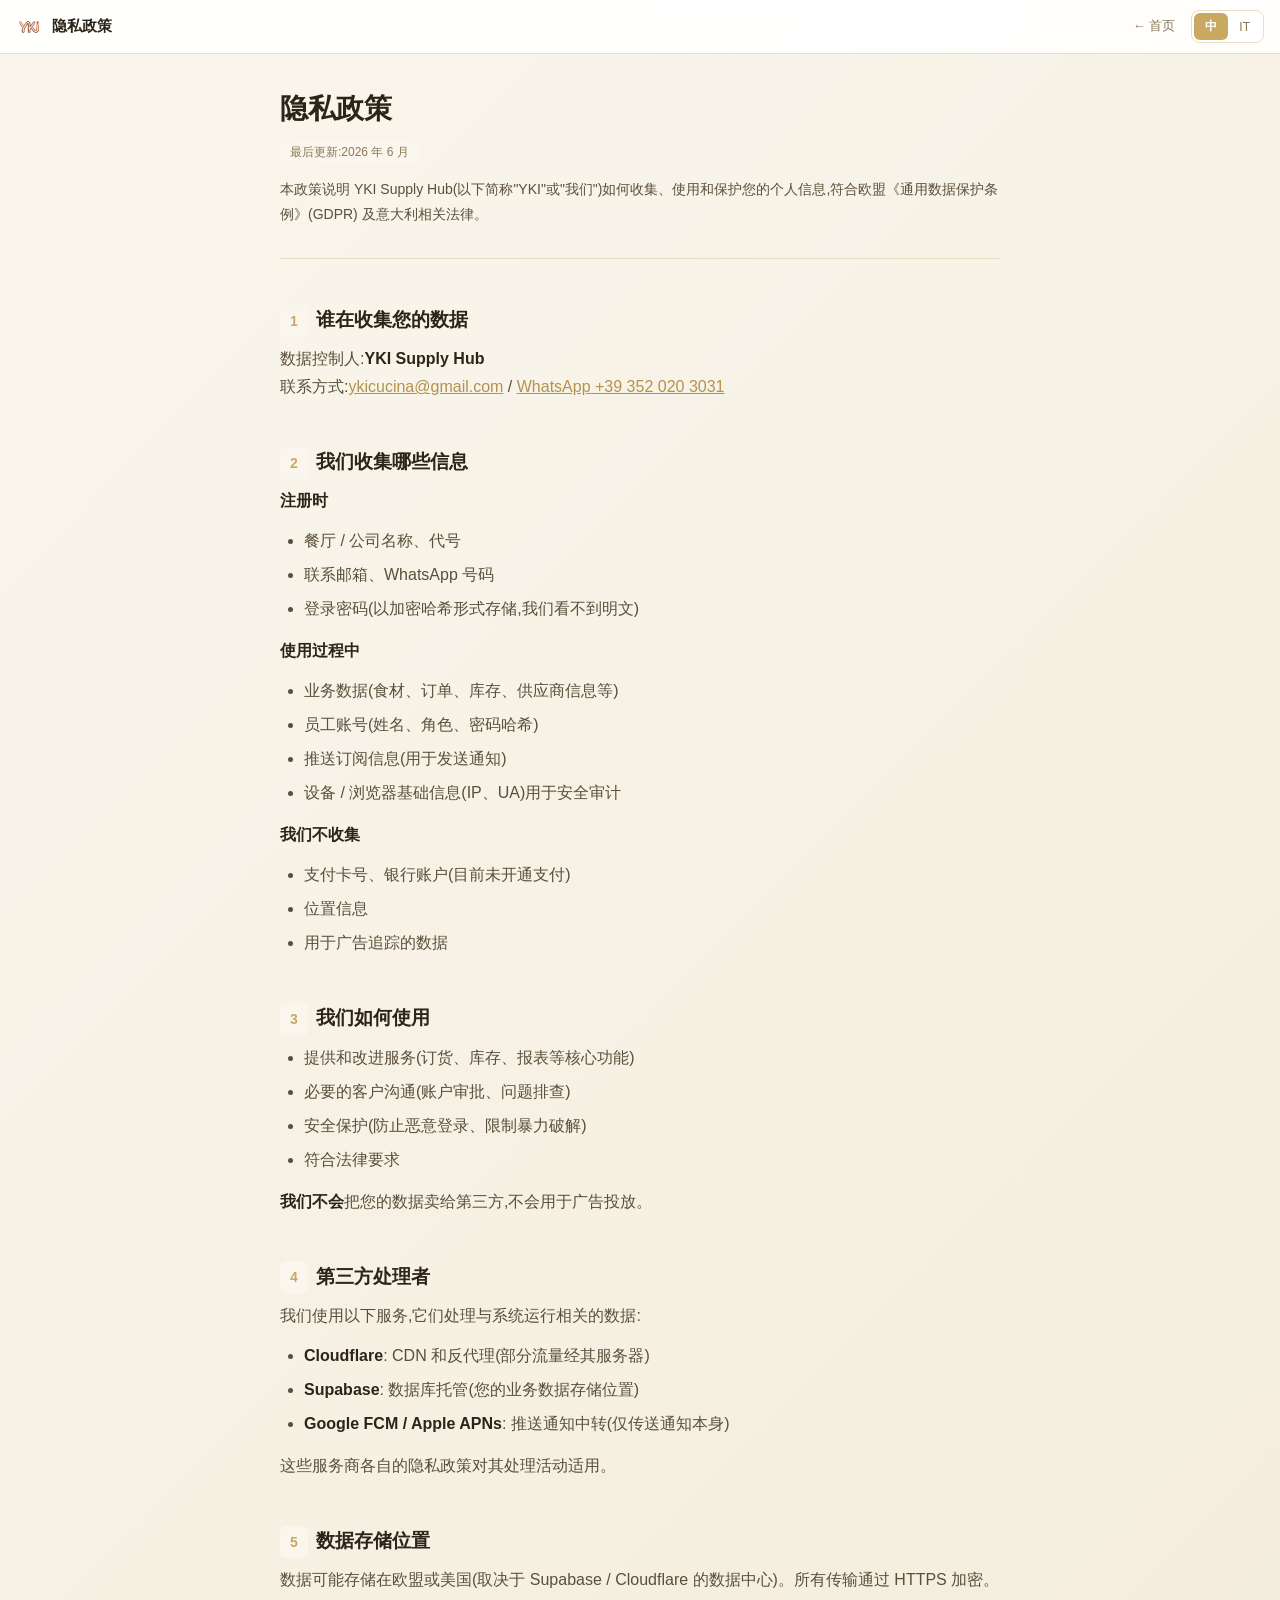
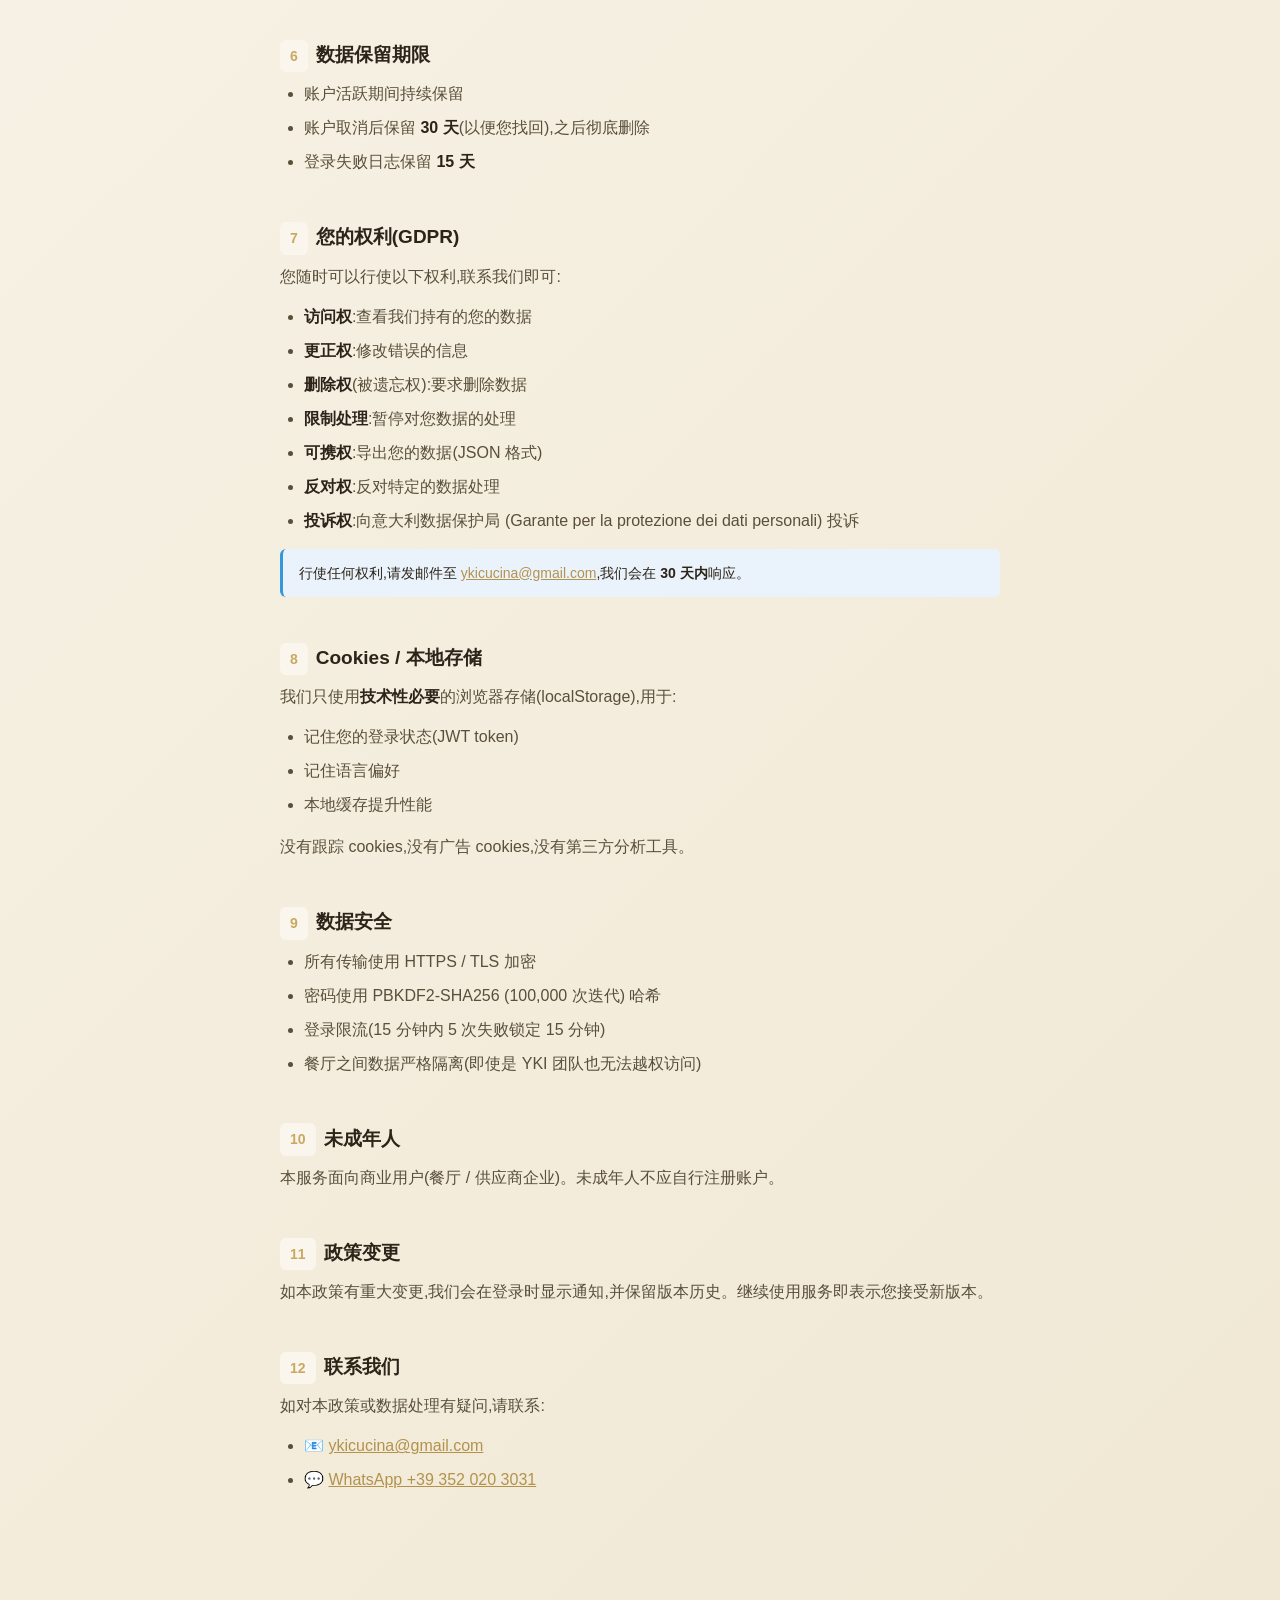
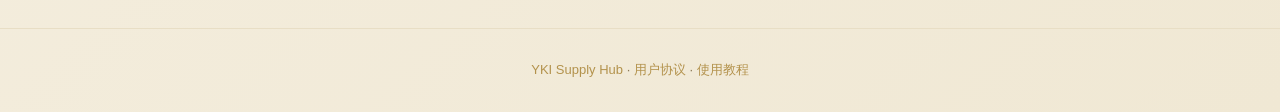
<file: privacy.html>
<!DOCTYPE html>
<html lang="zh-CN">
<head>
<meta charset="UTF-8">
<title>隐私政策 — YKI Supply Hub</title>
<meta name="viewport" content="width=device-width, initial-scale=1.0">
<link rel="icon" href="/logo.png" type="image/png">
<style>
:root {
  --bg: #faf6ed; --bg2: #f0e8d4;
  --surface: #fff;
  --primary: #c9a961; --primary-dark: #b3924c;
  --text: #2c2418; --text2: #5a4f3a; --text3: #8a7858;
  --border: #e8dec5;
}
* { box-sizing: border-box; margin: 0; padding: 0; }
html { scroll-behavior: smooth; }
body {
  font-family: -apple-system, BlinkMacSystemFont, 'Segoe UI', Roboto, 'PingFang SC', 'Microsoft YaHei', sans-serif;
  background: linear-gradient(135deg, var(--bg) 0%, var(--bg2) 100%);
  min-height: 100vh; color: var(--text); line-height: 1.75;
  -webkit-font-smoothing: antialiased;
}
.topbar {
  position: sticky; top: 0; z-index: 100;
  background: rgba(255,255,255,0.92); backdrop-filter: blur(10px);
  border-bottom: 1px solid var(--border);
  padding: 10px 16px;
  display: flex; align-items: center; justify-content: space-between;
}
.topbar-left { display: flex; align-items: center; gap: 10px; min-width: 0; }
.topbar-logo { height: 26px; }
.topbar-title { font-weight: 600; font-size: 15px; color: var(--text); white-space: nowrap; overflow: hidden; text-overflow: ellipsis; }
.topbar-right { display: flex; align-items: center; gap: 6px; flex-shrink: 0; }
.lang-toggle { display: flex; background: rgba(255,255,255,0.6); border-radius: 8px; border: 1px solid var(--border); padding: 2px; }
.lang-btn { background: transparent; border: none; padding: 5px 11px; font-size: 12px; cursor: pointer; color: var(--text3); border-radius: 6px; font-family: inherit; }
.lang-btn.active { background: var(--primary); color: #fff; font-weight: 600; }
.home-link { font-size: 13px; color: var(--text3); text-decoration: none; padding: 5px 10px; border-radius: 6px; white-space: nowrap; }
.home-link:hover { background: var(--bg); color: var(--text); }

.container { max-width: 760px; margin: 0 auto; padding: 30px 20px 80px; }
h1 { font-size: 28px; font-weight: 700; margin-bottom: 6px; }
.lead { color: var(--text3); font-size: 14px; margin-bottom: 30px; padding-bottom: 20px; border-bottom: 1px solid var(--border); }
.lead .update { display: inline-block; padding: 2px 10px; background: var(--bg); border-radius: 10px; color: var(--text3); font-size: 12px; }
h2 { font-size: 19px; font-weight: 600; margin: 36px 0 8px; padding-top: 8px; }
h2 .num { display:inline-block; color: var(--primary); font-size: 14px; font-weight: 600; vertical-align: middle; margin-right: 8px; background: var(--bg); padding: 4px 10px; border-radius: 6px; }
p { margin-bottom: 12px; color: var(--text2); }
ul, ol { margin-bottom: 14px; padding-left: 24px; color: var(--text2); }
ul li, ol li { margin-bottom: 6px; }
strong { color: var(--text); font-weight: 600; }
a { color: var(--primary-dark); }
code { background: var(--bg); padding: 2px 6px; border-radius: 4px; font-family: monospace; font-size: 0.92em; color: var(--primary-dark); }
.box { background: #eaf3fb; border-left: 3px solid #3498db; padding: 12px 16px; margin: 14px 0; border-radius: 6px; font-size: 14px; }

.foot { text-align: center; padding: 30px 20px; border-top: 1px solid var(--border); margin-top: 40px; color: var(--text3); font-size: 13px; }
.foot a { color: var(--primary-dark); text-decoration: none; }

.lang-zh { display: inline; }
.lang-it { display: none; }
</style>
</head>
<body>

<div class="topbar">
  <div class="topbar-left">
    <img class="topbar-logo" src="/logo.png" alt="YKI">
    <div class="topbar-title">
      <span class="lang-zh">隐私政策</span><span class="lang-it">Informativa sulla privacy</span>
    </div>
  </div>
  <div class="topbar-right">
    <a href="/" class="home-link"><span class="lang-zh">← 首页</span><span class="lang-it">← Home</span></a>
    <div class="lang-toggle">
      <button class="lang-btn active" id="btn-zh" onclick="setLang('zh')">中</button>
      <button class="lang-btn" id="btn-it" onclick="setLang('it')">IT</button>
    </div>
  </div>
</div>

<div class="container">

  <h1>
    <span class="lang-zh">隐私政策</span>
    <span class="lang-it">Informativa sulla privacy</span>
  </h1>
  <div class="lead">
    <span class="update">
      <span class="lang-zh">最后更新:2026 年 6 月</span>
      <span class="lang-it">Ultimo aggiornamento: Giugno 2026</span>
    </span>
    <p style="margin-top:12px;">
      <span class="lang-zh">本政策说明 YKI Supply Hub(以下简称"YKI"或"我们")如何收集、使用和保护您的个人信息,符合欧盟《通用数据保护条例》(GDPR) 及意大利相关法律。</span>
      <span class="lang-it">La presente informativa descrive come YKI Supply Hub (di seguito "YKI" o "noi") raccoglie, utilizza e protegge i dati personali, in conformità al Regolamento UE 2016/679 (GDPR) e alle normative italiane vigenti.</span>
    </p>
  </div>

  <h2><span class="num">1</span><span class="lang-zh">谁在收集您的数据</span><span class="lang-it">Titolare del trattamento</span></h2>
  <p>
    <span class="lang-zh">数据控制人:<strong>YKI Supply Hub</strong><br>联系方式:<a href="mailto:ykicucina@gmail.com">ykicucina@gmail.com</a> / <a href="https://wa.me/393520203031" target="_blank">WhatsApp +39 352 020 3031</a></span>
    <span class="lang-it">Titolare: <strong>YKI Supply Hub</strong><br>Contatti: <a href="mailto:ykicucina@gmail.com">ykicucina@gmail.com</a> / <a href="https://wa.me/393520203031" target="_blank">WhatsApp +39 352 020 3031</a></span>
  </p>

  <h2><span class="num">2</span><span class="lang-zh">我们收集哪些信息</span><span class="lang-it">Dati raccolti</span></h2>

  <p><strong><span class="lang-zh">注册时</span><span class="lang-it">Al momento della registrazione</span></strong></p>
  <ul>
    <li><span class="lang-zh">餐厅 / 公司名称、代号</span><span class="lang-it">Nome e codice del ristorante / azienda</span></li>
    <li><span class="lang-zh">联系邮箱、WhatsApp 号码</span><span class="lang-it">Email, numero WhatsApp</span></li>
    <li><span class="lang-zh">登录密码(以加密哈希形式存储,我们看不到明文)</span><span class="lang-it">Password (memorizzata come hash crittografico, non in chiaro)</span></li>
  </ul>

  <p><strong><span class="lang-zh">使用过程中</span><span class="lang-it">Durante l'uso</span></strong></p>
  <ul>
    <li><span class="lang-zh">业务数据(食材、订单、库存、供应商信息等)</span><span class="lang-it">Dati operativi (articoli, ordini, scorte, fornitori, ecc.)</span></li>
    <li><span class="lang-zh">员工账号(姓名、角色、密码哈希)</span><span class="lang-it">Account dipendenti (nome, ruolo, hash password)</span></li>
    <li><span class="lang-zh">推送订阅信息(用于发送通知)</span><span class="lang-it">Abbonamenti push (per inviare notifiche)</span></li>
    <li><span class="lang-zh">设备 / 浏览器基础信息(IP、UA)用于安全审计</span><span class="lang-it">Informazioni base del dispositivo / browser (IP, User-Agent) per finalità di sicurezza</span></li>
  </ul>

  <p><strong><span class="lang-zh">我们不收集</span><span class="lang-it">Non raccogliamo</span></strong></p>
  <ul>
    <li><span class="lang-zh">支付卡号、银行账户(目前未开通支付)</span><span class="lang-it">Carte di credito o conti bancari (al momento non gestiamo pagamenti)</span></li>
    <li><span class="lang-zh">位置信息</span><span class="lang-it">Dati di geolocalizzazione</span></li>
    <li><span class="lang-zh">用于广告追踪的数据</span><span class="lang-it">Dati a scopo pubblicitario</span></li>
  </ul>

  <h2><span class="num">3</span><span class="lang-zh">我们如何使用</span><span class="lang-it">Finalità del trattamento</span></h2>
  <ul>
    <li><span class="lang-zh">提供和改进服务(订货、库存、报表等核心功能)</span><span class="lang-it">Fornire e migliorare il servizio (ordini, scorte, report)</span></li>
    <li><span class="lang-zh">必要的客户沟通(账户审批、问题排查)</span><span class="lang-it">Comunicazioni necessarie (approvazione, supporto)</span></li>
    <li><span class="lang-zh">安全保护(防止恶意登录、限制暴力破解)</span><span class="lang-it">Sicurezza (prevenzione di accessi non autorizzati)</span></li>
    <li><span class="lang-zh">符合法律要求</span><span class="lang-it">Adempimenti normativi</span></li>
  </ul>
  <p>
    <span class="lang-zh"><strong>我们不会</strong>把您的数据卖给第三方,不会用于广告投放。</span>
    <span class="lang-it"><strong>Non vendiamo</strong> i dati a terzi e non li utilizziamo per scopi pubblicitari.</span>
  </p>

  <h2><span class="num">4</span><span class="lang-zh">第三方处理者</span><span class="lang-it">Sub-fornitori</span></h2>
  <p>
    <span class="lang-zh">我们使用以下服务,它们处理与系统运行相关的数据:</span>
    <span class="lang-it">Utilizziamo i seguenti servizi:</span>
  </p>
  <ul>
    <li><strong>Cloudflare</strong>:
      <span class="lang-zh">CDN 和反代理(部分流量经其服务器)</span>
      <span class="lang-it">CDN e proxy (parte del traffico transita sui loro server)</span>
    </li>
    <li><strong>Supabase</strong>:
      <span class="lang-zh">数据库托管(您的业务数据存储位置)</span>
      <span class="lang-it">Database hosting (dove sono conservati i dati)</span>
    </li>
    <li><strong>Google FCM / Apple APNs</strong>:
      <span class="lang-zh">推送通知中转(仅传送通知本身)</span>
      <span class="lang-it">Inoltro delle notifiche push (solo contenuto della notifica)</span>
    </li>
  </ul>
  <p>
    <span class="lang-zh">这些服务商各自的隐私政策对其处理活动适用。</span>
    <span class="lang-it">Le rispettive informative dei fornitori si applicano alle loro attività di trattamento.</span>
  </p>

  <h2><span class="num">5</span><span class="lang-zh">数据存储位置</span><span class="lang-it">Localizzazione dei dati</span></h2>
  <p>
    <span class="lang-zh">数据可能存储在欧盟或美国(取决于 Supabase / Cloudflare 的数据中心)。所有传输通过 HTTPS 加密。</span>
    <span class="lang-it">I dati possono essere archiviati nell'UE o negli Stati Uniti (a seconda dei data center Supabase / Cloudflare). Tutte le trasmissioni sono cifrate HTTPS.</span>
  </p>

  <h2><span class="num">6</span><span class="lang-zh">数据保留期限</span><span class="lang-it">Periodo di conservazione</span></h2>
  <ul>
    <li><span class="lang-zh">账户活跃期间持续保留</span><span class="lang-it">Durante l'esistenza dell'account</span></li>
    <li><span class="lang-zh">账户取消后保留 <strong>30 天</strong>(以便您找回),之后彻底删除</span><span class="lang-it">Dopo la cancellazione, conservati <strong>30 giorni</strong> per eventuale ripristino, poi cancellati definitivamente</span></li>
    <li><span class="lang-zh">登录失败日志保留 <strong>15 天</strong></span><span class="lang-it">Log di accesso falliti: <strong>15 giorni</strong></span></li>
  </ul>

  <h2><span class="num">7</span><span class="lang-zh">您的权利(GDPR)</span><span class="lang-it">Diritti dell'interessato (GDPR)</span></h2>
  <p>
    <span class="lang-zh">您随时可以行使以下权利,联系我们即可:</span>
    <span class="lang-it">Può esercitare in qualsiasi momento i seguenti diritti, contattandoci:</span>
  </p>
  <ul>
    <li><span class="lang-zh"><strong>访问权</strong>:查看我们持有的您的数据</span><span class="lang-it"><strong>Accesso</strong>: ottenere copia dei dati</span></li>
    <li><span class="lang-zh"><strong>更正权</strong>:修改错误的信息</span><span class="lang-it"><strong>Rettifica</strong>: correzione di dati errati</span></li>
    <li><span class="lang-zh"><strong>删除权</strong>(被遗忘权):要求删除数据</span><span class="lang-it"><strong>Cancellazione</strong> (oblio): cancellazione dei dati</span></li>
    <li><span class="lang-zh"><strong>限制处理</strong>:暂停对您数据的处理</span><span class="lang-it"><strong>Limitazione</strong>: sospensione del trattamento</span></li>
    <li><span class="lang-zh"><strong>可携权</strong>:导出您的数据(JSON 格式)</span><span class="lang-it"><strong>Portabilità</strong>: esportazione dei dati (formato JSON)</span></li>
    <li><span class="lang-zh"><strong>反对权</strong>:反对特定的数据处理</span><span class="lang-it"><strong>Opposizione</strong>: opposizione a determinati trattamenti</span></li>
    <li><span class="lang-zh"><strong>投诉权</strong>:向意大利数据保护局 (Garante per la protezione dei dati personali) 投诉</span><span class="lang-it"><strong>Reclamo</strong>: presentare reclamo al Garante per la protezione dei dati personali</span></li>
  </ul>
  <div class="box">
    <span class="lang-zh">行使任何权利,请发邮件至 <a href="mailto:ykicucina@gmail.com">ykicucina@gmail.com</a>,我们会在 <strong>30 天内</strong>响应。</span>
    <span class="lang-it">Per esercitare i diritti, scrivere a <a href="mailto:ykicucina@gmail.com">ykicucina@gmail.com</a>: risponderemo entro <strong>30 giorni</strong>.</span>
  </div>

  <h2><span class="num">8</span><span class="lang-zh">Cookies / 本地存储</span><span class="lang-it">Cookies / archiviazione locale</span></h2>
  <p>
    <span class="lang-zh">我们只使用<strong>技术性必要</strong>的浏览器存储(localStorage),用于:</span>
    <span class="lang-it">Utilizziamo solo <strong>localStorage tecnicamente necessario</strong> per:</span>
  </p>
  <ul>
    <li><span class="lang-zh">记住您的登录状态(JWT token)</span><span class="lang-it">Mantenere la sessione di accesso (token JWT)</span></li>
    <li><span class="lang-zh">记住语言偏好</span><span class="lang-it">Memorizzare la lingua preferita</span></li>
    <li><span class="lang-zh">本地缓存提升性能</span><span class="lang-it">Cache locale per migliorare le performance</span></li>
  </ul>
  <p>
    <span class="lang-zh">没有跟踪 cookies,没有广告 cookies,没有第三方分析工具。</span>
    <span class="lang-it">Nessun cookie di tracciamento, pubblicitario o di analisi di terzi.</span>
  </p>

  <h2><span class="num">9</span><span class="lang-zh">数据安全</span><span class="lang-it">Sicurezza dei dati</span></h2>
  <ul>
    <li><span class="lang-zh">所有传输使用 HTTPS / TLS 加密</span><span class="lang-it">Trasmissione cifrata HTTPS / TLS</span></li>
    <li><span class="lang-zh">密码使用 PBKDF2-SHA256 (100,000 次迭代) 哈希</span><span class="lang-it">Password con hash PBKDF2-SHA256 (100.000 iterazioni)</span></li>
    <li><span class="lang-zh">登录限流(15 分钟内 5 次失败锁定 15 分钟)</span><span class="lang-it">Rate limiting (5 tentativi falliti in 15 min = blocco di 15 min)</span></li>
    <li><span class="lang-zh">餐厅之间数据严格隔离(即使是 YKI 团队也无法越权访问)</span><span class="lang-it">Isolamento rigoroso tra ristoranti (nemmeno il team YKI accede oltre ai permessi)</span></li>
  </ul>

  <h2><span class="num">10</span><span class="lang-zh">未成年人</span><span class="lang-it">Minori</span></h2>
  <p>
    <span class="lang-zh">本服务面向商业用户(餐厅 / 供应商企业)。未成年人不应自行注册账户。</span>
    <span class="lang-it">Il servizio è destinato a utenti professionali (ristoranti / fornitori). I minori non devono registrare un account.</span>
  </p>

  <h2><span class="num">11</span><span class="lang-zh">政策变更</span><span class="lang-it">Modifiche all'informativa</span></h2>
  <p>
    <span class="lang-zh">如本政策有重大变更,我们会在登录时显示通知,并保留版本历史。继续使用服务即表示您接受新版本。</span>
    <span class="lang-it">In caso di modifiche sostanziali, mostreremo un avviso all'accesso e conserveremo lo storico. L'uso continuato del servizio implica accettazione.</span>
  </p>

  <h2><span class="num">12</span><span class="lang-zh">联系我们</span><span class="lang-it">Contatti</span></h2>
  <p>
    <span class="lang-zh">如对本政策或数据处理有疑问,请联系:</span>
    <span class="lang-it">Per domande sull'informativa o sul trattamento dati:</span>
  </p>
  <ul>
    <li>📧 <a href="mailto:ykicucina@gmail.com">ykicucina@gmail.com</a></li>
    <li>💬 <a href="https://wa.me/393520203031" target="_blank">WhatsApp +39 352 020 3031</a></li>
  </ul>

</div>

<div class="foot">
  <a href="/">YKI Supply Hub</a> · 
  <a href="/terms.html"><span class="lang-zh">用户协议</span><span class="lang-it">Termini di servizio</span></a> · 
  <a href="/guide.html"><span class="lang-zh">使用教程</span><span class="lang-it">Guida</span></a>
</div>

<script>
const LANG_KEY = 'yki_lang';
function setLang(lang) {
  const isIt = lang === 'it';
  const zhEls = document.querySelectorAll('.lang-zh');
  const itEls = document.querySelectorAll('.lang-it');
  for (let i = 0; i < zhEls.length; i++) zhEls[i].style.display = isIt ? 'none' : 'inline';
  for (let i = 0; i < itEls.length; i++) itEls[i].style.display = isIt ? 'inline' : 'none';
  document.getElementById('btn-zh').classList.toggle('active', !isIt);
  document.getElementById('btn-it').classList.toggle('active', isIt);
  try { localStorage.setItem(LANG_KEY, lang); } catch (e) {}
  document.documentElement.lang = isIt ? 'it' : 'zh-CN';
}
(function() {
  let lang = '';
  try { lang = localStorage.getItem(LANG_KEY) || ''; } catch(e) {}
  if (!lang) lang = (navigator.language || '').toLowerCase().startsWith('it') ? 'it' : 'zh';
  setLang(lang);
})();
</script>
</body></html>
</file>
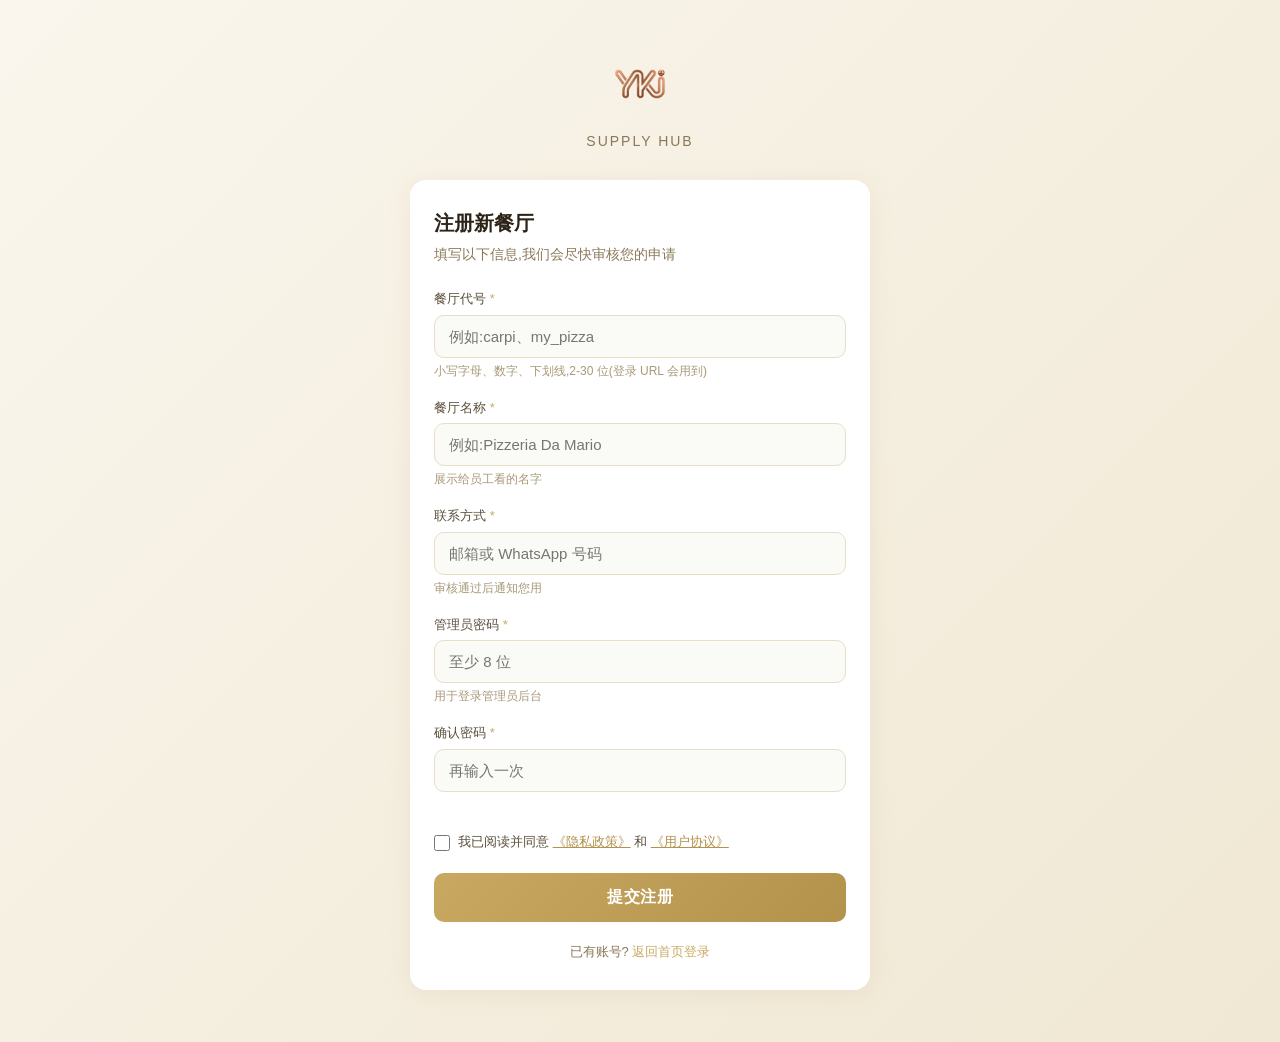
<file: register.html>
<!DOCTYPE html>
<html lang="zh-CN">
<head>
<meta charset="UTF-8">
<meta name="viewport" content="width=device-width, initial-scale=1.0, maximum-scale=1.0, user-scalable=no">
<title>注册 — YKI</title>
<link rel="icon" href="/logo.png" type="image/png">
<style>
  * { box-sizing: border-box; margin: 0; padding: 0; -webkit-tap-highlight-color: transparent; }
  body {
    font-family: -apple-system, BlinkMacSystemFont, 'Segoe UI', Roboto, sans-serif;
    background: linear-gradient(135deg, #faf6ed 0%, #f0e8d4 100%);
    min-height: 100vh; color: #2c2418; line-height: 1.5;
    padding: 20px; -webkit-font-smoothing: antialiased;
  }
  .wrap { max-width: 460px; margin: 0 auto; padding: 32px 0; }
  .brand { text-align: center; margin-bottom: 28px; }
  .brand-logo {
    height: 64px; width: auto; display: inline-block;
    margin-bottom: 8px;
  }
  .brand-sub { color: #8a7858; font-size: 14px; letter-spacing: 2px; }

  .card {
    background: #fff; border-radius: 16px; padding: 28px 24px;
    box-shadow: 0 4px 24px rgba(180, 150, 100, 0.12);
  }
  .card-title {
    font-size: 20px; font-weight: 600; margin-bottom: 6px; color: #2c2418;
  }
  .card-sub { color: #8a7858; font-size: 14px; margin-bottom: 24px; }

  .field { margin-bottom: 18px; }
  .field label {
    display: block; font-size: 13px; color: #5a4f3a;
    margin-bottom: 6px; font-weight: 500;
  }
  .field input {
    width: 100%; padding: 12px 14px; font-size: 15px;
    border: 1.5px solid #e8dec5; border-radius: 10px;
    background: #fafaf6; transition: all 0.15s;
    font-family: inherit; color: #2c2418;
  }
  .field input:focus {
    outline: none; border-color: #c9a961;
    background: #fff; box-shadow: 0 0 0 3px rgba(201, 169, 97, 0.15);
  }
  .field-hint {
    font-size: 12px; color: #a89878; margin-top: 4px;
  }
  .field-hint.err { color: #d05050; }
  .field-hint.ok  { color: #4a9e58; }

  .btn {
    width: 100%; padding: 14px; font-size: 16px; font-weight: 600;
    background: linear-gradient(135deg, #c9a961 0%, #b3924c 100%);
    color: #fff; border: none; border-radius: 10px;
    cursor: pointer; transition: all 0.15s;
    font-family: inherit; margin-top: 8px;
    letter-spacing: 0.5px;
  }
  .btn:hover:not(:disabled) {
    box-shadow: 0 4px 12px rgba(201, 169, 97, 0.35);
    transform: translateY(-1px);
  }
  .btn:disabled { opacity: 0.55; cursor: not-allowed; }

  .form-err {
    background: #fde8e8; color: #b03030; padding: 10px 12px;
    border-radius: 8px; font-size: 13px; margin-bottom: 14px;
    display: none;
  }

  .foot {
    text-align: center; margin-top: 20px; font-size: 13px; color: #8a7858;
  }
  .foot a { color: #c9a961; text-decoration: none; font-weight: 500; }
  .foot a:hover { text-decoration: underline; }

  .success { text-align: center; padding: 32px 16px; }
  .success-icon { font-size: 56px; margin-bottom: 12px; }
  .success h2 { color: #4a9e58; margin-bottom: 10px; }
  .success p { color: #5a4f3a; margin-bottom: 8px; font-size: 14px; }
  .success .id-tag {
    display: inline-block; background: #f0e8d4; color: #8a6f3a;
    padding: 4px 12px; border-radius: 6px; font-family: monospace;
    font-size: 14px; margin: 8px 0;
  }
</style>
<!-- Cloudflare Turnstile -->
<script src="https://challenges.cloudflare.com/turnstile/v0/api.js" async defer></script>
</head>
<body>

<div class="wrap">
  <div class="brand">
    <img class="brand-logo" src="/logo.png" alt="YKI">
    <div class="brand-sub">SUPPLY HUB</div>
  </div>

  <!-- ===== 餐厅注册卡片(默认显示) ===== -->
  <div class="card" id="form-card">
    <div class="card-title">注册新餐厅</div>
    <div class="card-sub">填写以下信息,我们会尽快审核您的申请</div>

    <div class="form-err" id="form-err"></div>

    <div class="field">
      <label for="f-id">餐厅代号 <span style="color:#c9a961">*</span></label>
      <input type="text" id="f-id" placeholder="例如:carpi、my_pizza" maxlength="30" autocomplete="off" autocapitalize="off" spellcheck="false">
      <div class="field-hint" id="hint-id">小写字母、数字、下划线,2-30 位(登录 URL 会用到)</div>
    </div>

    <div class="field">
      <label for="f-name">餐厅名称 <span style="color:#c9a961">*</span></label>
      <input type="text" id="f-name" placeholder="例如:Pizzeria Da Mario" maxlength="60">
      <div class="field-hint">展示给员工看的名字</div>
    </div>

    <div class="field">
      <label for="f-contact">联系方式 <span style="color:#c9a961">*</span></label>
      <input type="text" id="f-contact" placeholder="邮箱或 WhatsApp 号码" maxlength="100">
      <div class="field-hint">审核通过后通知您用</div>
    </div>

    <div class="field">
      <label for="f-pass">管理员密码 <span style="color:#c9a961">*</span></label>
      <input type="password" id="f-pass" placeholder="至少 8 位" maxlength="50">
      <div class="field-hint" id="hint-pass">用于登录管理员后台</div>
    </div>

    <div class="field">
      <label for="f-pass2">确认密码 <span style="color:#c9a961">*</span></label>
      <input type="password" id="f-pass2" placeholder="再输入一次" maxlength="50">
      <div class="field-hint" id="hint-pass2">&nbsp;</div>
    </div>

    <!-- Cloudflare Turnstile -->
    <div class="cf-turnstile"
         data-sitekey="0x4AAAAAADWyrbouD3cO9Rpo"
         data-callback="onTurnstileR"
         data-error-callback="onTurnstileRErr"
         data-expired-callback="onTurnstileRErr"
         data-theme="light"
         style="margin: 14px 0;"></div>

    <label style="display:flex;align-items:flex-start;gap:8px;margin:14px 0;font-size:13px;color:#5a4f3a;cursor:pointer;line-height:1.5;">
      <input type="checkbox" id="f-agree" style="margin-top:3px;width:16px;height:16px;accent-color:#c9a961;flex-shrink:0;">
      <span>我已阅读并同意 <a href="/privacy.html" target="_blank" style="color:#b3924c;">《隐私政策》</a> 和 <a href="/terms.html" target="_blank" style="color:#b3924c;">《用户协议》</a></span>
    </label>

    <button class="btn" id="btn-submit" onclick="doRegister()">提交注册</button>

    <div class="foot">
      已有账号? <a href="/">返回首页登录</a>
    </div>
  </div>

  <!-- ===== 供应商注册卡片(仅 ?kind=supplier 时显示) ===== -->
  <div class="card" id="supplier-form-card" style="display:none;">
    <div class="card-title">注册新供应商</div>
    <div class="card-sub">填写以下信息,我们会尽快审核您的申请</div>

    <div class="form-err" id="sup-form-err"></div>

    <div class="field">
      <label for="sup-name">供应商代号 <span style="color:#c9a961">*</span></label>
      <input type="text" id="sup-name" placeholder="例如:HD、METRO" maxlength="50" autocomplete="off">
      <div class="field-hint">您公司的短代号(登录会用到,跟餐厅食材里的供应商名一致)</div>
    </div>

    <div class="field">
      <label for="sup-display">公司完整名称 <span style="color:#c9a961">*</span></label>
      <input type="text" id="sup-display" placeholder="例如:HD Foods SRL" maxlength="100">
      <div class="field-hint">展示给餐厅看的完整名字</div>
    </div>

    <div class="field">
      <label for="sup-contact">联系方式 <span style="color:#c9a961">*</span></label>
      <input type="text" id="sup-contact" placeholder="电话 / WhatsApp / 邮箱" maxlength="100">
      <div class="field-hint">审核通过后通知您用</div>
    </div>

    <div class="field">
      <label for="sup-username">管理员用户名 <span style="color:#c9a961">*</span></label>
      <input type="text" id="sup-username" placeholder="例如:boss" maxlength="30" autocomplete="off">
      <div class="field-hint">登录供应商系统用</div>
    </div>

    <div class="field">
      <label for="sup-pass">管理员密码 <span style="color:#c9a961">*</span></label>
      <input type="password" id="sup-pass" placeholder="至少 8 位" maxlength="50">
      <div class="field-hint" id="sup-hint-pass">&nbsp;</div>
    </div>

    <div class="field">
      <label for="sup-pass2">确认密码 <span style="color:#c9a961">*</span></label>
      <input type="password" id="sup-pass2" placeholder="再输入一次" maxlength="50">
      <div class="field-hint" id="sup-hint-pass2">&nbsp;</div>
    </div>

    <!-- Cloudflare Turnstile -->
    <div class="cf-turnstile"
         data-sitekey="0x4AAAAAADWyrbouD3cO9Rpo"
         data-callback="onTurnstileS"
         data-error-callback="onTurnstileSErr"
         data-expired-callback="onTurnstileSErr"
         data-theme="light"
         style="margin: 14px 0;"></div>

    <label style="display:flex;align-items:flex-start;gap:8px;margin:14px 0;font-size:13px;color:#5a4f3a;cursor:pointer;line-height:1.5;">
      <input type="checkbox" id="sup-f-agree" style="margin-top:3px;width:16px;height:16px;accent-color:#c9a961;flex-shrink:0;">
      <span>我已阅读并同意 <a href="/privacy.html" target="_blank" style="color:#b3924c;">《隐私政策》</a> 和 <a href="/terms.html" target="_blank" style="color:#b3924c;">《用户协议》</a></span>
    </label>

    <button class="btn" id="sup-btn-submit" onclick="doSupplierRegister()">提交注册</button>

    <div class="foot">
      已有账号? <a href="/">返回首页登录</a>
    </div>
  </div>

  <!-- ===== 餐厅注册成功 ===== -->
  <div class="card success" id="success-card" style="display:none">
    <div class="success-icon">✉️</div>
    <h2>注册申请已提交</h2>
    <p>您的餐厅代号:</p>
    <div class="id-tag" id="success-id"></div>
    <p style="margin-top:16px;">管理员会在 24 小时内审核您的申请<br>审核通过后会通过<span id="success-contact" style="color:#8a6f3a"></span>通知您</p>
    <p style="color:#a89878;font-size:13px;margin-top:18px;">⏰ 试用期 60 天,从审核通过当天开始计算</p>
    <div class="foot" style="margin-top:24px;">
      <a href="/">返回首页</a>
    </div>
  </div>

  <!-- ===== 供应商注册成功 ===== -->
  <div class="card success" id="sup-success-card" style="display:none">
    <div class="success-icon">✉️</div>
    <h2>注册申请已提交</h2>
    <p>您的供应商代号:</p>
    <div class="id-tag" id="sup-success-name"></div>
    <p style="margin-top:16px;">管理员会在 24 小时内审核您的申请<br>审核通过后会通过<span id="sup-success-contact" style="color:#8a6f3a"></span>通知您</p>
    <p style="color:#a89878;font-size:13px;margin-top:18px;">🎁 现阶段完全免费使用</p>
    <div class="foot" style="margin-top:24px;">
      <a href="/">返回首页</a>
    </div>
  </div>
</div>

<script>
const WORKER_URL = 'https://api.yki.it';

// Cloudflare Turnstile token(每次验证通过后由回调写入)
let _turnstileTokenR = '';   // 餐厅注册表单的 token
let _turnstileTokenS = '';   // 供应商注册表单的 token
function onTurnstileR(token) { _turnstileTokenR = token; }
function onTurnstileRErr() { _turnstileTokenR = ''; }
function onTurnstileS(token) { _turnstileTokenS = token; }
function onTurnstileSErr() { _turnstileTokenS = ''; }

// 默认显示餐厅注册;URL 带 ?kind=supplier 切到供应商表单
(function() {
  try {
    const params = new URLSearchParams(location.search);
    if (params.get('kind') === 'supplier') {
      document.getElementById('form-card').style.display = 'none';
      document.getElementById('supplier-form-card').style.display = '';
    }
  } catch (e) {}
})();

document.getElementById('f-id').addEventListener('input', e => {
  const v = e.target.value.toLowerCase();
  e.target.value = v.replace(/[^a-z0-9_]/g, '');
  const hint = document.getElementById('hint-id');
  const val = e.target.value;
  if (val.length === 0) {
    hint.textContent = '小写字母、数字、下划线,2-30 位(登录 URL 会用到)';
    hint.className = 'field-hint';
  } else if (val.length < 2) {
    hint.textContent = '至少 2 位';
    hint.className = 'field-hint err';
  } else {
    hint.textContent = 'URL: yki.it/cucina.html?r=' + val;
    hint.className = 'field-hint ok';
  }
});

function checkPasswords() {
  const p = document.getElementById('f-pass').value;
  const p2 = document.getElementById('f-pass2').value;
  const hint = document.getElementById('hint-pass2');
  if (!p2) { hint.innerHTML = '&nbsp;'; hint.className = 'field-hint'; return; }
  if (p === p2) {
    hint.textContent = '✓ 两次密码一致';
    hint.className = 'field-hint ok';
  } else {
    hint.textContent = '两次密码不一致';
    hint.className = 'field-hint err';
  }
}
document.getElementById('f-pass').addEventListener('input', checkPasswords);
document.getElementById('f-pass2').addEventListener('input', checkPasswords);

// === 供应商表单 password 检查 ===
function checkSupPasswords() {
  const p = document.getElementById('sup-pass').value;
  const p2 = document.getElementById('sup-pass2').value;
  const hint = document.getElementById('sup-hint-pass2');
  if (!p2) { hint.innerHTML = '&nbsp;'; hint.className = 'field-hint'; return; }
  if (p === p2) {
    hint.textContent = '✓ 两次密码一致';
    hint.className = 'field-hint ok';
  } else {
    hint.textContent = '两次密码不一致';
    hint.className = 'field-hint err';
  }
}
document.getElementById('sup-pass').addEventListener('input', checkSupPasswords);
document.getElementById('sup-pass2').addEventListener('input', checkSupPasswords);

function showError(msg, target) {
  const el = document.getElementById(target || 'form-err');
  el.textContent = msg;
  el.style.display = 'block';
  el.scrollIntoView({behavior: 'smooth', block: 'center'});
}

async function doRegister() {
  document.getElementById('form-err').style.display = 'none';
  const id = document.getElementById('f-id').value.trim();
  const name = document.getElementById('f-name').value.trim();
  const contact = document.getElementById('f-contact').value.trim();
  const pass = document.getElementById('f-pass').value;
  const pass2 = document.getElementById('f-pass2').value;

  if (!id || id.length < 2) { showError('请填写餐厅代号(至少 2 位)'); return; }
  if (!name) { showError('请填写餐厅名称'); return; }
  if (!contact) { showError('请填写联系方式'); return; }
  if (!pass || pass.length < 8) { showError('管理员密码至少 8 位'); return; }
  if (pass !== pass2) { showError('两次密码不一致'); return; }
  if (!_turnstileTokenR) { showError('请等待人机验证完成'); return; }
  if (!document.getElementById('f-agree').checked) { showError('请阅读并勾选同意《隐私政策》和《用户协议》'); return; }

  const btn = document.getElementById('btn-submit');
  btn.disabled = true;
  btn.textContent = '提交中...';

  try {
    const res = await fetch(WORKER_URL + '/register', {
      method: 'POST',
      headers: { 'Content-Type': 'application/json' },
      body: JSON.stringify({ id, name, contact, adminPassword: pass, turnstile_token: _turnstileTokenR })
    });
    const data = await res.json();

    if (!res.ok) {
      showError(data.error || '注册失败,请稍后重试');
      btn.disabled = false;
      btn.textContent = '提交注册';
      // 重置 Turnstile(token 一次性)
      try { window.turnstile && turnstile.reset(); } catch(e) {}
      _turnstileTokenR = '';
      return;
    }

    document.getElementById('form-card').style.display = 'none';
    document.getElementById('success-card').style.display = 'block';
    document.getElementById('success-id').textContent = id;
    document.getElementById('success-contact').textContent = ' ' + contact + ' ';
    window.scrollTo(0, 0);
  } catch (e) {
    showError('网络错误,请检查网络连接');
    btn.disabled = false;
    btn.textContent = '提交注册';
    try { window.turnstile && turnstile.reset(); } catch(e) {}
    _turnstileTokenR = '';
  }
}

// === 供应商注册 ===
async function doSupplierRegister() {
  document.getElementById('sup-form-err').style.display = 'none';
  const supName = document.getElementById('sup-name').value.trim();
  const displayName = document.getElementById('sup-display').value.trim();
  const contact = document.getElementById('sup-contact').value.trim();
  const username = document.getElementById('sup-username').value.trim();
  const pass = document.getElementById('sup-pass').value;
  const pass2 = document.getElementById('sup-pass2').value;

  if (!supName) { showError('请填写供应商代号', 'sup-form-err'); return; }
  if (!displayName) { showError('请填写公司完整名称', 'sup-form-err'); return; }
  if (!contact) { showError('请填写联系方式', 'sup-form-err'); return; }
  if (!username) { showError('请填写管理员用户名', 'sup-form-err'); return; }
  if (!pass || pass.length < 8) { showError('管理员密码至少 8 位', 'sup-form-err'); return; }
  if (pass !== pass2) { showError('两次密码不一致', 'sup-form-err'); return; }
  if (!_turnstileTokenS) { showError('请等待人机验证完成', 'sup-form-err'); return; }
  if (!document.getElementById('sup-f-agree').checked) { showError('请阅读并勾选同意《隐私政策》和《用户协议》', 'sup-form-err'); return; }

  const btn = document.getElementById('sup-btn-submit');
  btn.disabled = true;
  btn.textContent = '提交中...';

  try {
    const res = await fetch(WORKER_URL + '/supplier/register', {
      method: 'POST',
      headers: { 'Content-Type': 'application/json' },
      body: JSON.stringify({
        name: supName,
        display_name: displayName,
        contact,
        owner_username: username,
        owner_password: pass,
        turnstile_token: _turnstileTokenS,
      })
    });
    const data = await res.json();

    if (!res.ok) {
      showError(data.error || '注册失败,请稍后重试', 'sup-form-err');
      btn.disabled = false;
      btn.textContent = '提交注册';
      try { window.turnstile && turnstile.reset(); } catch(e) {}
      _turnstileTokenS = '';
      return;
    }

    document.getElementById('supplier-form-card').style.display = 'none';
    document.getElementById('sup-success-card').style.display = 'block';
    document.getElementById('sup-success-name').textContent = supName;
    document.getElementById('sup-success-contact').textContent = ' ' + contact + ' ';
    window.scrollTo(0, 0);
  } catch (e) {
    showError('网络错误,请检查网络连接', 'sup-form-err');
    btn.disabled = false;
    btn.textContent = '提交注册';
  }
}

document.querySelectorAll('input').forEach(inp => {
  inp.addEventListener('keypress', e => {
    if (e.key === 'Enter') {
      // 看当前显示哪个表单
      if (document.getElementById('form-card').style.display !== 'none') doRegister();
      else if (document.getElementById('supplier-form-card').style.display !== 'none') doSupplierRegister();
    }
  });
});
</script>
</body>
</html>
</file>
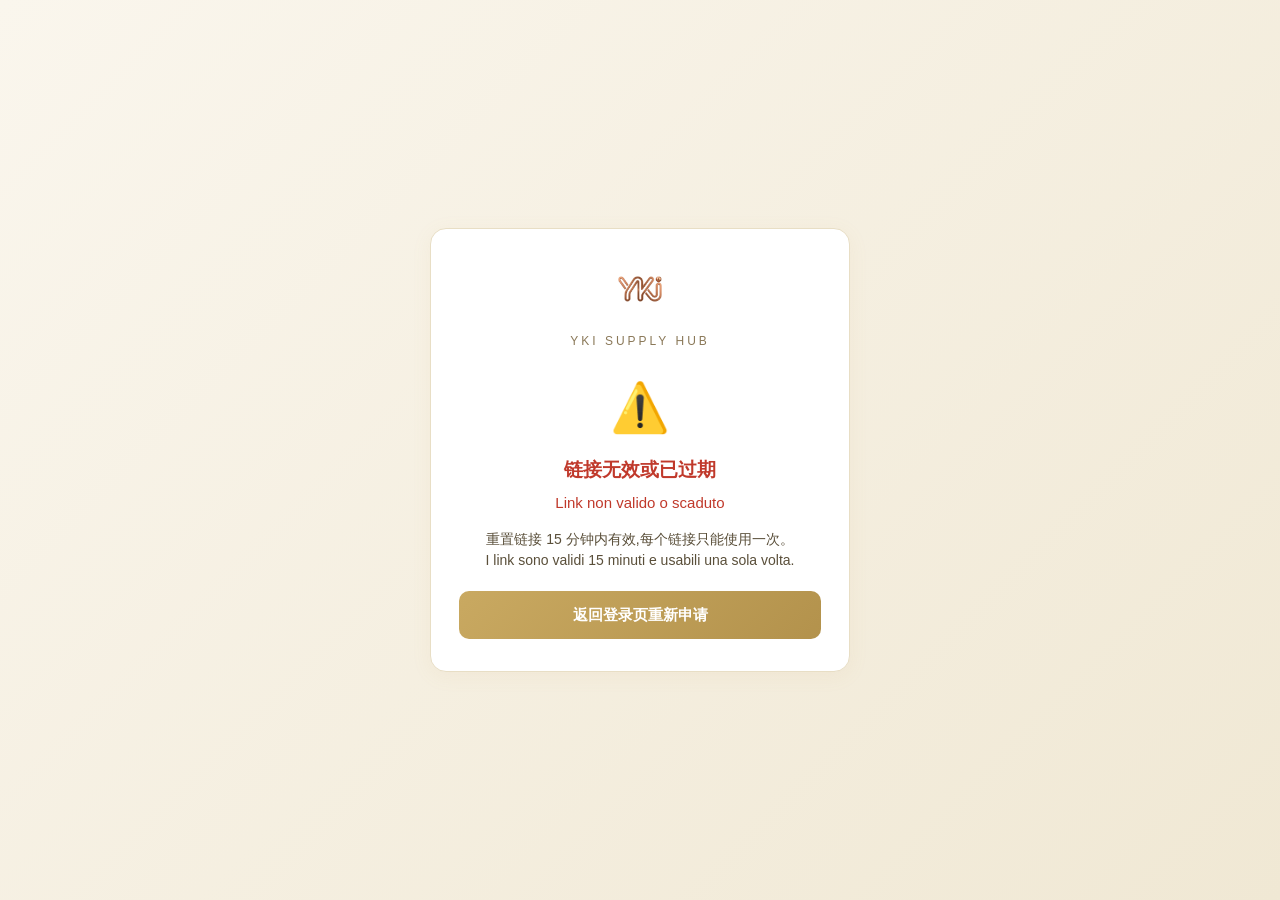
<file: reset-password.html>
<!DOCTYPE html>
<html lang="zh-CN">
<head>
<meta charset="UTF-8">
<title>重置密码 — YKI Supply Hub</title>
<meta name="viewport" content="width=device-width, initial-scale=1.0">
<link rel="icon" href="/logo.png" type="image/png">
<style>
* { box-sizing: border-box; margin: 0; padding: 0; }
body {
  font-family: -apple-system, BlinkMacSystemFont, 'Segoe UI', Roboto, 'PingFang SC', sans-serif;
  background: linear-gradient(135deg, #faf6ed 0%, #f0e8d4 100%);
  min-height: 100vh; color: #2c2418; line-height: 1.5;
  display: flex; align-items: center; justify-content: center;
  padding: 20px; -webkit-font-smoothing: antialiased;
}
.card {
  width: 100%; max-width: 420px; background: #fff;
  border: 1px solid #e8dec5; border-radius: 16px;
  padding: 32px 28px;
  box-shadow: 0 4px 20px rgba(201, 169, 97, 0.08);
}
.logo { text-align: center; margin-bottom: 22px; }
.logo img { height: 56px; }
.logo .name { font-size: 12px; color: #8a7858; letter-spacing: 3px; margin-top: 8px; font-weight: 500; }
h1 {
  font-size: 20px; font-weight: 700; color: #2c2418;
  margin-bottom: 6px; text-align: center;
}
.sub { font-size: 13px; color: #8a7858; text-align: center; margin-bottom: 22px; }
.form-group { margin-bottom: 14px; }
label { display: block; font-size: 13px; color: #5a4f3a; margin-bottom: 6px; font-weight: 500; }
input {
  width: 100%; padding: 11px 14px;
  border: 1px solid #e8dec5; border-radius: 10px;
  font-size: 15px; outline: none; font-family: inherit; color: #2c2418;
  background: #faf6ed;
}
input:focus { border-color: #c9a961; background: #fff; }
.btn {
  width: 100%; padding: 13px;
  background: linear-gradient(135deg, #c9a961, #b3924c);
  color: #fff; border: none; border-radius: 10px;
  font-size: 15px; font-weight: 600; cursor: pointer;
  font-family: inherit; margin-top: 4px;
}
.btn:hover { opacity: 0.92; }
.btn:disabled { opacity: 0.6; cursor: not-allowed; }
.err { background: #fdecec; color: #c0392b; padding: 10px 14px; border-radius: 8px; font-size: 13px; margin-bottom: 14px; display: none; }
.ok { background: #e8f5e9; color: #1e8449; padding: 16px; border-radius: 10px; font-size: 14px; text-align: center; }
.ok h3 { font-size: 17px; margin-bottom: 8px; }
.foot { text-align: center; margin-top: 18px; font-size: 13px; color: #8a7858; }
.foot a { color: #b3924c; text-decoration: none; }
.hint { font-size: 12px; color: #8a7858; margin-top: 4px; }
</style>
</head>
<body>

<div class="card">

  <div class="logo">
    <img src="/logo.png" alt="YKI">
    <div class="name">YKI SUPPLY HUB</div>
  </div>

  <!-- ── 输入新密码 ── -->
  <div id="form-card">
    <h1>重置密码 / Reimposta password</h1>
    <p class="sub">为账户设置新密码 · Imposta una nuova password</p>

    <div class="err" id="form-err"></div>

    <div class="form-group">
      <label>新密码 / Nuova password</label>
      <input type="password" id="f-pass" placeholder="至少 8 位 · almeno 8 caratteri" autocomplete="new-password">
    </div>
    <div class="form-group">
      <label>确认新密码 / Conferma</label>
      <input type="password" id="f-pass2" placeholder="再输一次 · ripeti" autocomplete="new-password">
    </div>

    <button class="btn" id="btn-submit" onclick="doReset()">重置密码 / Conferma</button>

    <div class="foot">
      <a href="/cucina.html">← 返回登录 / Torna al login</a>
    </div>
  </div>

  <!-- ── 成功页 ── -->
  <div id="success-card" style="display:none">
    <div class="ok">
      <h3>✅ 密码已重置</h3>
      <h3>Password aggiornata</h3>
      <p style="margin-top:10px;color:#5a4f3a;">您现在可以用新密码登录了<br>Ora puoi accedere con la nuova password</p>
    </div>
    <div style="margin-top:18px;text-align:center;">
      <a href="/cucina.html" class="btn" style="display:inline-block;text-decoration:none;padding:13px 32px;">
        前往登录 / Vai al login
      </a>
    </div>
  </div>

  <!-- ── 无效 token ── -->
  <div id="invalid-card" style="display:none;text-align:center;">
    <div style="font-size:48px;margin-bottom:12px;">⚠️</div>
    <h3 style="color:#c0392b;margin-bottom:8px;">链接无效或已过期</h3>
    <h3 style="color:#c0392b;margin-bottom:14px;font-size:15px;font-weight:400;">Link non valido o scaduto</h3>
    <p style="color:#5a4f3a;font-size:14px;margin-bottom:16px;">重置链接 15 分钟内有效,每个链接只能使用一次。<br>I link sono validi 15 minuti e usabili una sola volta.</p>
    <a href="/cucina.html" class="btn" style="display:inline-block;text-decoration:none;">返回登录页重新申请</a>
  </div>

</div>

<script>
const WORKER_URL = 'https://api.yki.it';
const params = new URLSearchParams(location.search);
const TOKEN = params.get('token') || '';

if (!TOKEN) {
  document.getElementById('form-card').style.display = 'none';
  document.getElementById('invalid-card').style.display = 'block';
}

function showError(msg) {
  const el = document.getElementById('form-err');
  el.textContent = msg;
  el.style.display = 'block';
}

async function doReset() {
  document.getElementById('form-err').style.display = 'none';
  const p1 = document.getElementById('f-pass').value;
  const p2 = document.getElementById('f-pass2').value;
  if (!p1 || p1.length < 8) { showError('密码至少 8 位 / Almeno 8 caratteri'); return; }
  if (p1 !== p2) { showError('两次密码不一致 / Le password non coincidono'); return; }

  const btn = document.getElementById('btn-submit');
  btn.disabled = true;
  btn.textContent = '处理中... / Elaborazione...';

  try {
    const res = await fetch(WORKER_URL + '/password-reset/confirm', {
      method: 'POST',
      headers: { 'Content-Type': 'application/json' },
      body: JSON.stringify({ token: TOKEN, newPassword: p1 }),
    });
    const data = await res.json();
    if (!res.ok || !data.ok) {
      // token 过期/已用 → 显示 invalid 卡片
      if (data.error && (data.error.includes('无效') || data.error.includes('过期') || data.error.includes('已使用'))) {
        document.getElementById('form-card').style.display = 'none';
        document.getElementById('invalid-card').style.display = 'block';
        return;
      }
      throw new Error(data.error || '重置失败');
    }
    document.getElementById('form-card').style.display = 'none';
    document.getElementById('success-card').style.display = 'block';
  } catch (e) {
    showError('错误 / Errore: ' + (e.message || e));
    btn.disabled = false;
    btn.textContent = '重置密码 / Conferma';
  }
}
</script>
</body></html>
</file>
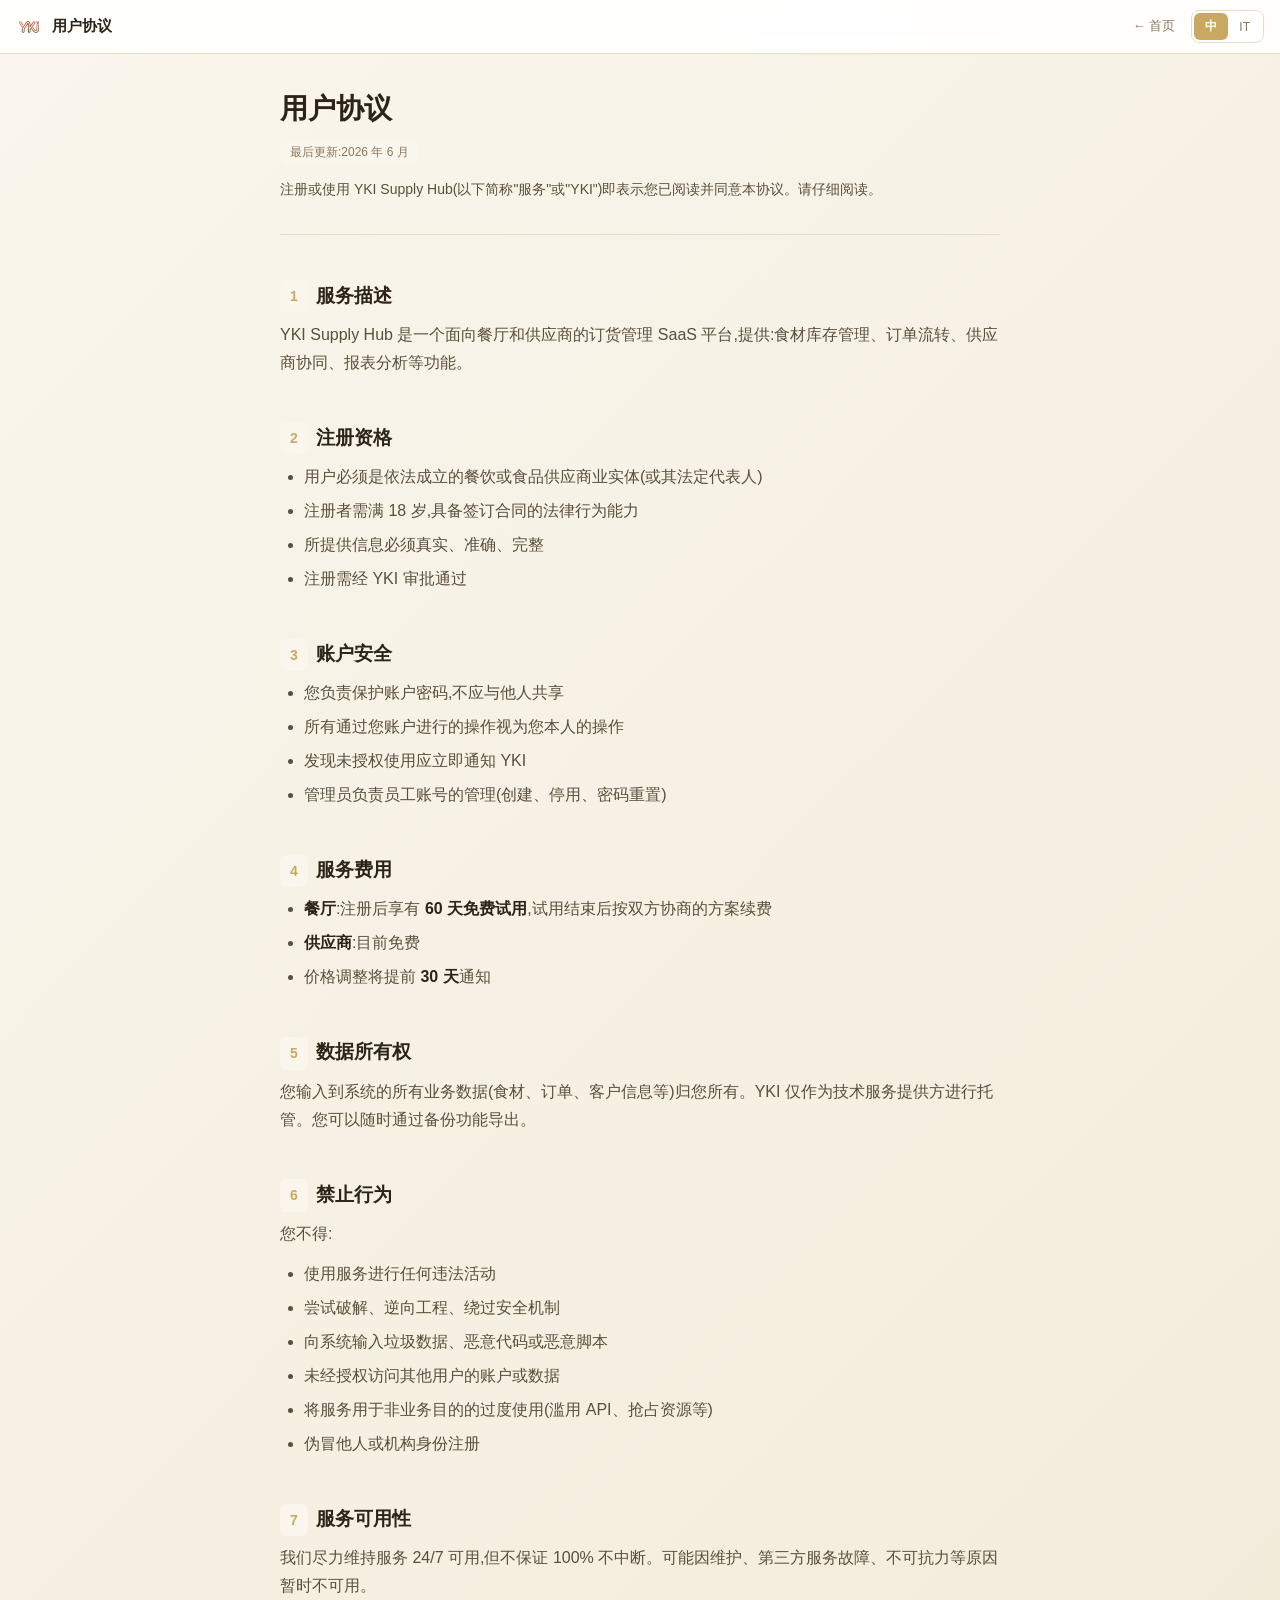
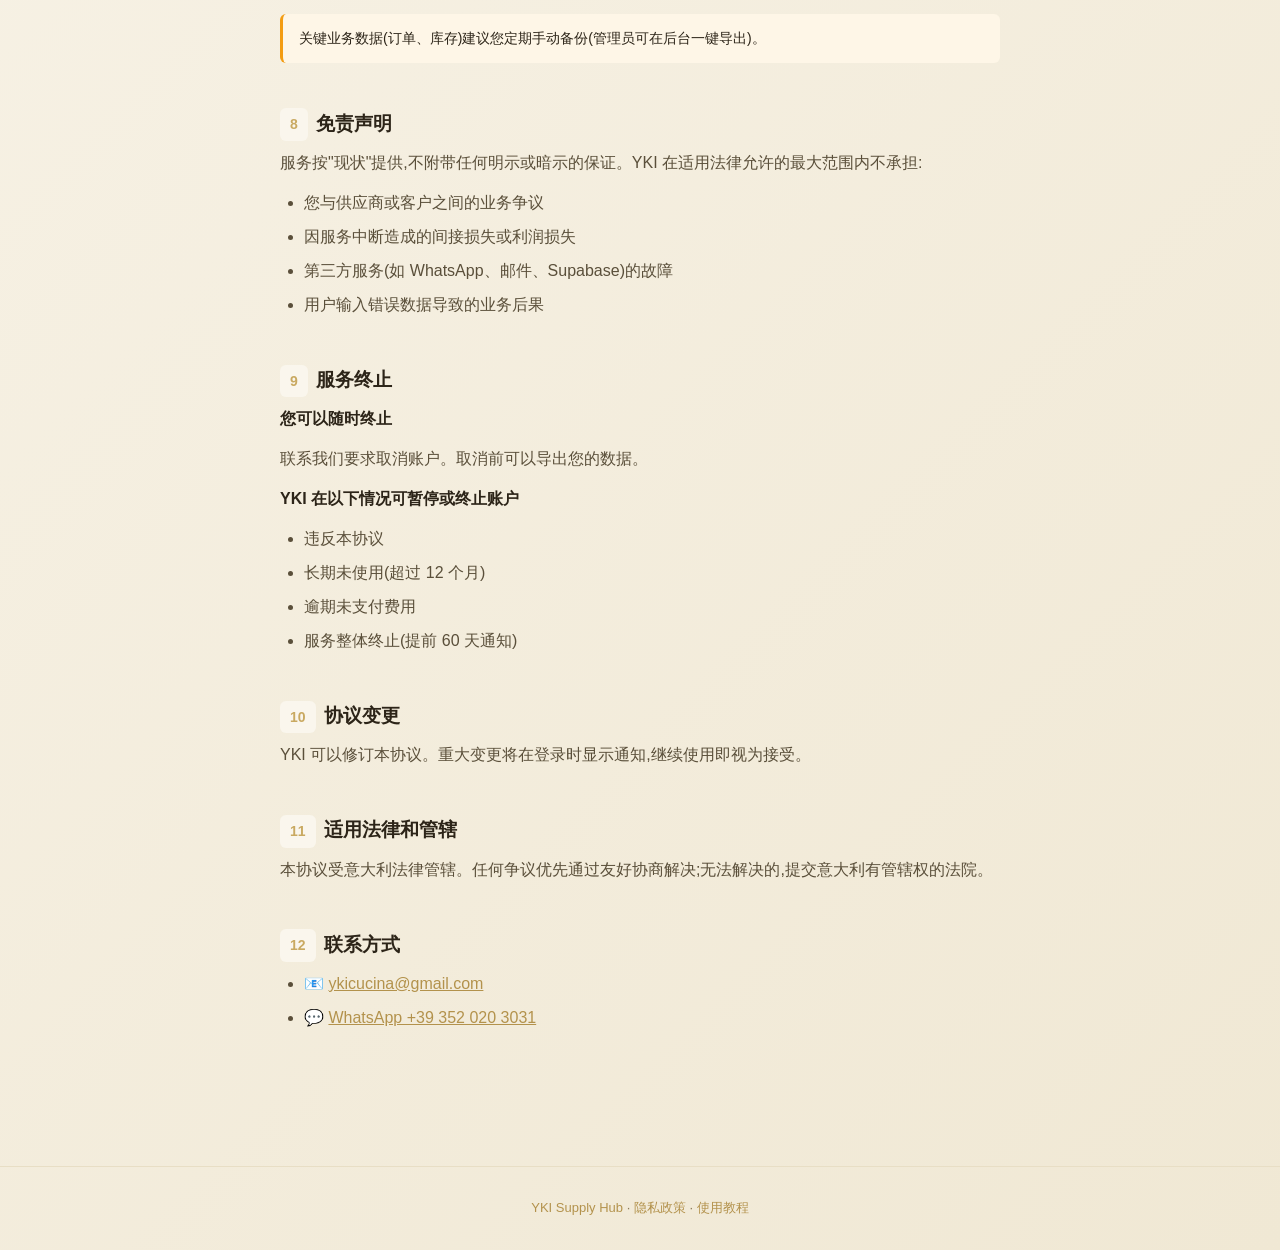
<file: terms.html>
<!DOCTYPE html>
<html lang="zh-CN">
<head>
<meta charset="UTF-8">
<title>用户协议 — YKI Supply Hub</title>
<meta name="viewport" content="width=device-width, initial-scale=1.0">
<link rel="icon" href="/logo.png" type="image/png">
<style>
:root {
  --bg: #faf6ed; --bg2: #f0e8d4;
  --surface: #fff;
  --primary: #c9a961; --primary-dark: #b3924c;
  --text: #2c2418; --text2: #5a4f3a; --text3: #8a7858;
  --border: #e8dec5;
}
* { box-sizing: border-box; margin: 0; padding: 0; }
html { scroll-behavior: smooth; }
body {
  font-family: -apple-system, BlinkMacSystemFont, 'Segoe UI', Roboto, 'PingFang SC', 'Microsoft YaHei', sans-serif;
  background: linear-gradient(135deg, var(--bg) 0%, var(--bg2) 100%);
  min-height: 100vh; color: var(--text); line-height: 1.75;
  -webkit-font-smoothing: antialiased;
}
.topbar {
  position: sticky; top: 0; z-index: 100;
  background: rgba(255,255,255,0.92); backdrop-filter: blur(10px);
  border-bottom: 1px solid var(--border);
  padding: 10px 16px;
  display: flex; align-items: center; justify-content: space-between;
}
.topbar-left { display: flex; align-items: center; gap: 10px; min-width: 0; }
.topbar-logo { height: 26px; }
.topbar-title { font-weight: 600; font-size: 15px; color: var(--text); white-space: nowrap; overflow: hidden; text-overflow: ellipsis; }
.topbar-right { display: flex; align-items: center; gap: 6px; flex-shrink: 0; }
.lang-toggle { display: flex; background: rgba(255,255,255,0.6); border-radius: 8px; border: 1px solid var(--border); padding: 2px; }
.lang-btn { background: transparent; border: none; padding: 5px 11px; font-size: 12px; cursor: pointer; color: var(--text3); border-radius: 6px; font-family: inherit; }
.lang-btn.active { background: var(--primary); color: #fff; font-weight: 600; }
.home-link { font-size: 13px; color: var(--text3); text-decoration: none; padding: 5px 10px; border-radius: 6px; white-space: nowrap; }
.home-link:hover { background: var(--bg); color: var(--text); }

.container { max-width: 760px; margin: 0 auto; padding: 30px 20px 80px; }
h1 { font-size: 28px; font-weight: 700; margin-bottom: 6px; }
.lead { color: var(--text3); font-size: 14px; margin-bottom: 30px; padding-bottom: 20px; border-bottom: 1px solid var(--border); }
.lead .update { display: inline-block; padding: 2px 10px; background: var(--bg); border-radius: 10px; color: var(--text3); font-size: 12px; }
h2 { font-size: 19px; font-weight: 600; margin: 36px 0 8px; padding-top: 8px; }
h2 .num { display:inline-block; color: var(--primary); font-size: 14px; font-weight: 600; vertical-align: middle; margin-right: 8px; background: var(--bg); padding: 4px 10px; border-radius: 6px; }
p { margin-bottom: 12px; color: var(--text2); }
ul, ol { margin-bottom: 14px; padding-left: 24px; color: var(--text2); }
ul li, ol li { margin-bottom: 6px; }
strong { color: var(--text); font-weight: 600; }
a { color: var(--primary-dark); }
.box { background: #fef6e7; border-left: 3px solid #f39c12; padding: 12px 16px; margin: 14px 0; border-radius: 6px; font-size: 14px; }
.box.warn { background: #fdecec; border-left-color: #e74c3c; }

.foot { text-align: center; padding: 30px 20px; border-top: 1px solid var(--border); margin-top: 40px; color: var(--text3); font-size: 13px; }
.foot a { color: var(--primary-dark); text-decoration: none; }

.lang-zh { display: inline; }
.lang-it { display: none; }
</style>
</head>
<body>

<div class="topbar">
  <div class="topbar-left">
    <img class="topbar-logo" src="/logo.png" alt="YKI">
    <div class="topbar-title">
      <span class="lang-zh">用户协议</span><span class="lang-it">Termini di servizio</span>
    </div>
  </div>
  <div class="topbar-right">
    <a href="/" class="home-link"><span class="lang-zh">← 首页</span><span class="lang-it">← Home</span></a>
    <div class="lang-toggle">
      <button class="lang-btn active" id="btn-zh" onclick="setLang('zh')">中</button>
      <button class="lang-btn" id="btn-it" onclick="setLang('it')">IT</button>
    </div>
  </div>
</div>

<div class="container">

  <h1>
    <span class="lang-zh">用户协议</span>
    <span class="lang-it">Termini di servizio</span>
  </h1>
  <div class="lead">
    <span class="update">
      <span class="lang-zh">最后更新:2026 年 6 月</span>
      <span class="lang-it">Ultimo aggiornamento: Giugno 2026</span>
    </span>
    <p style="margin-top:12px;">
      <span class="lang-zh">注册或使用 YKI Supply Hub(以下简称"服务"或"YKI")即表示您已阅读并同意本协议。请仔细阅读。</span>
      <span class="lang-it">La registrazione o l'utilizzo di YKI Supply Hub (di seguito "Servizio" o "YKI") implica l'accettazione dei presenti termini. Si prega di leggere attentamente.</span>
    </p>
  </div>

  <h2><span class="num">1</span><span class="lang-zh">服务描述</span><span class="lang-it">Descrizione del servizio</span></h2>
  <p>
    <span class="lang-zh">YKI Supply Hub 是一个面向餐厅和供应商的订货管理 SaaS 平台,提供:食材库存管理、订单流转、供应商协同、报表分析等功能。</span>
    <span class="lang-it">YKI Supply Hub è una piattaforma SaaS per la gestione degli ordini, rivolta a ristoranti e fornitori. Funzionalità: gestione scorte, flusso ordini, integrazione fornitori, reportistica.</span>
  </p>

  <h2><span class="num">2</span><span class="lang-zh">注册资格</span><span class="lang-it">Requisiti di registrazione</span></h2>
  <ul>
    <li><span class="lang-zh">用户必须是依法成立的餐饮或食品供应商业实体(或其法定代表人)</span><span class="lang-it">L'utente deve essere un'attività di ristorazione o un fornitore alimentare legalmente costituito (o un legale rappresentante)</span></li>
    <li><span class="lang-zh">注册者需满 18 岁,具备签订合同的法律行为能力</span><span class="lang-it">Il registrante deve avere almeno 18 anni e capacità di contrarre</span></li>
    <li><span class="lang-zh">所提供信息必须真实、准确、完整</span><span class="lang-it">Le informazioni fornite devono essere veritiere, accurate e complete</span></li>
    <li><span class="lang-zh">注册需经 YKI 审批通过</span><span class="lang-it">La registrazione richiede approvazione da parte di YKI</span></li>
  </ul>

  <h2><span class="num">3</span><span class="lang-zh">账户安全</span><span class="lang-it">Sicurezza dell'account</span></h2>
  <ul>
    <li><span class="lang-zh">您负责保护账户密码,不应与他人共享</span><span class="lang-it">L'utente è responsabile della custodia delle password</span></li>
    <li><span class="lang-zh">所有通过您账户进行的操作视为您本人的操作</span><span class="lang-it">Tutte le azioni effettuate con il proprio account sono considerate dell'utente</span></li>
    <li><span class="lang-zh">发现未授权使用应立即通知 YKI</span><span class="lang-it">In caso di uso non autorizzato, contattare immediatamente YKI</span></li>
    <li><span class="lang-zh">管理员负责员工账号的管理(创建、停用、密码重置)</span><span class="lang-it">L'amministratore gestisce gli account dei dipendenti (creazione, disattivazione, reset password)</span></li>
  </ul>

  <h2><span class="num">4</span><span class="lang-zh">服务费用</span><span class="lang-it">Costi del servizio</span></h2>
  <ul>
    <li><span class="lang-zh"><strong>餐厅</strong>:注册后享有 <strong>60 天免费试用</strong>,试用结束后按双方协商的方案续费</span><span class="lang-it"><strong>Ristoranti</strong>: <strong>60 giorni di prova gratuita</strong>; al termine, il rinnovo avviene secondo accordi singoli</span></li>
    <li><span class="lang-zh"><strong>供应商</strong>:目前免费</span><span class="lang-it"><strong>Fornitori</strong>: attualmente gratuito</span></li>
    <li><span class="lang-zh">价格调整将提前 <strong>30 天</strong>通知</span><span class="lang-it">Eventuali variazioni di prezzo saranno comunicate con <strong>30 giorni</strong> di preavviso</span></li>
  </ul>

  <h2><span class="num">5</span><span class="lang-zh">数据所有权</span><span class="lang-it">Proprietà dei dati</span></h2>
  <p>
    <span class="lang-zh">您输入到系统的所有业务数据(食材、订单、客户信息等)归您所有。YKI 仅作为技术服务提供方进行托管。您可以随时通过备份功能导出。</span>
    <span class="lang-it">Tutti i dati operativi (articoli, ordini, contatti) restano di proprietà dell'utente. YKI funge solo da fornitore tecnico per l'archiviazione. È possibile esportarli in qualsiasi momento.</span>
  </p>

  <h2><span class="num">6</span><span class="lang-zh">禁止行为</span><span class="lang-it">Uso vietato</span></h2>
  <p>
    <span class="lang-zh">您不得:</span>
    <span class="lang-it">È vietato:</span>
  </p>
  <ul>
    <li><span class="lang-zh">使用服务进行任何违法活动</span><span class="lang-it">Utilizzare il servizio per attività illecite</span></li>
    <li><span class="lang-zh">尝试破解、逆向工程、绕过安全机制</span><span class="lang-it">Tentare di violare, decompilare o aggirare le misure di sicurezza</span></li>
    <li><span class="lang-zh">向系统输入垃圾数据、恶意代码或恶意脚本</span><span class="lang-it">Inserire dati spam, codice malevolo o script dannosi</span></li>
    <li><span class="lang-zh">未经授权访问其他用户的账户或数据</span><span class="lang-it">Accedere senza autorizzazione ad account o dati altrui</span></li>
    <li><span class="lang-zh">将服务用于非业务目的的过度使用(滥用 API、抢占资源等)</span><span class="lang-it">Uso eccessivo non legato all'attività (abuso API, monopolizzazione risorse)</span></li>
    <li><span class="lang-zh">伪冒他人或机构身份注册</span><span class="lang-it">Registrarsi impersonando altri</span></li>
  </ul>

  <h2><span class="num">7</span><span class="lang-zh">服务可用性</span><span class="lang-it">Disponibilità del servizio</span></h2>
  <p>
    <span class="lang-zh">我们尽力维持服务 24/7 可用,但不保证 100% 不中断。可能因维护、第三方服务故障、不可抗力等原因暂时不可用。</span>
    <span class="lang-it">Ci impegniamo a garantire la massima disponibilità del servizio, ma non garantiamo un'operatività ininterrotta. Sospensioni possono verificarsi per manutenzione, guasti di terzi o cause di forza maggiore.</span>
  </p>
  <div class="box">
    <span class="lang-zh">关键业务数据(订单、库存)建议您定期手动备份(管理员可在后台一键导出)。</span>
    <span class="lang-it">Si consiglia di effettuare backup periodici manuali dei dati critici (l'amministratore può esportarli dalla console).</span>
  </div>

  <h2><span class="num">8</span><span class="lang-zh">免责声明</span><span class="lang-it">Limitazione di responsabilità</span></h2>
  <p>
    <span class="lang-zh">服务按"现状"提供,不附带任何明示或暗示的保证。YKI 在适用法律允许的最大范围内不承担:</span>
    <span class="lang-it">Il servizio è fornito "così com'è", senza garanzie esplicite o implicite. Nel limite massimo consentito dalla legge applicabile, YKI non è responsabile per:</span>
  </p>
  <ul>
    <li><span class="lang-zh">您与供应商或客户之间的业务争议</span><span class="lang-it">Controversie commerciali tra l'utente e i suoi fornitori o clienti</span></li>
    <li><span class="lang-zh">因服务中断造成的间接损失或利润损失</span><span class="lang-it">Danni indiretti o perdita di profitti dovuti a interruzioni del servizio</span></li>
    <li><span class="lang-zh">第三方服务(如 WhatsApp、邮件、Supabase)的故障</span><span class="lang-it">Malfunzionamenti di servizi terzi (WhatsApp, email, Supabase, ecc.)</span></li>
    <li><span class="lang-zh">用户输入错误数据导致的业务后果</span><span class="lang-it">Conseguenze derivanti da dati errati inseriti dall'utente</span></li>
  </ul>

  <h2><span class="num">9</span><span class="lang-zh">服务终止</span><span class="lang-it">Cessazione del servizio</span></h2>
  <p><strong><span class="lang-zh">您可以随时终止</span><span class="lang-it">L'utente può recedere in qualsiasi momento</span></strong></p>
  <p>
    <span class="lang-zh">联系我们要求取消账户。取消前可以导出您的数据。</span>
    <span class="lang-it">Contattandoci per richiedere la cancellazione. È possibile esportare i dati prima della cancellazione.</span>
  </p>
  <p><strong><span class="lang-zh">YKI 在以下情况可暂停或终止账户</span><span class="lang-it">YKI può sospendere o cessare un account in caso di</span></strong></p>
  <ul>
    <li><span class="lang-zh">违反本协议</span><span class="lang-it">Violazione dei presenti termini</span></li>
    <li><span class="lang-zh">长期未使用(超过 12 个月)</span><span class="lang-it">Inattività prolungata (oltre 12 mesi)</span></li>
    <li><span class="lang-zh">逾期未支付费用</span><span class="lang-it">Mancato pagamento delle quote</span></li>
    <li><span class="lang-zh">服务整体终止(提前 60 天通知)</span><span class="lang-it">Chiusura generale del servizio (preavviso di 60 giorni)</span></li>
  </ul>

  <h2><span class="num">10</span><span class="lang-zh">协议变更</span><span class="lang-it">Modifiche</span></h2>
  <p>
    <span class="lang-zh">YKI 可以修订本协议。重大变更将在登录时显示通知,继续使用即视为接受。</span>
    <span class="lang-it">YKI può modificare i presenti termini. Le modifiche sostanziali saranno notificate al login; l'uso continuato implica accettazione.</span>
  </p>

  <h2><span class="num">11</span><span class="lang-zh">适用法律和管辖</span><span class="lang-it">Legge applicabile e foro</span></h2>
  <p>
    <span class="lang-zh">本协议受意大利法律管辖。任何争议优先通过友好协商解决;无法解决的,提交意大利有管辖权的法院。</span>
    <span class="lang-it">I presenti termini sono regolati dalla legge italiana. Eventuali controversie saranno risolte preferibilmente in via amichevole; in difetto, sarà competente il foro italiano.</span>
  </p>

  <h2><span class="num">12</span><span class="lang-zh">联系方式</span><span class="lang-it">Contatti</span></h2>
  <ul>
    <li>📧 <a href="mailto:ykicucina@gmail.com">ykicucina@gmail.com</a></li>
    <li>💬 <a href="https://wa.me/393520203031" target="_blank">WhatsApp +39 352 020 3031</a></li>
  </ul>

</div>

<div class="foot">
  <a href="/">YKI Supply Hub</a> · 
  <a href="/privacy.html"><span class="lang-zh">隐私政策</span><span class="lang-it">Informativa privacy</span></a> · 
  <a href="/guide.html"><span class="lang-zh">使用教程</span><span class="lang-it">Guida</span></a>
</div>

<script>
const LANG_KEY = 'yki_lang';
function setLang(lang) {
  const isIt = lang === 'it';
  const zhEls = document.querySelectorAll('.lang-zh');
  const itEls = document.querySelectorAll('.lang-it');
  for (let i = 0; i < zhEls.length; i++) zhEls[i].style.display = isIt ? 'none' : 'inline';
  for (let i = 0; i < itEls.length; i++) itEls[i].style.display = isIt ? 'inline' : 'none';
  document.getElementById('btn-zh').classList.toggle('active', !isIt);
  document.getElementById('btn-it').classList.toggle('active', isIt);
  try { localStorage.setItem(LANG_KEY, lang); } catch (e) {}
  document.documentElement.lang = isIt ? 'it' : 'zh-CN';
}
(function() {
  let lang = '';
  try { lang = localStorage.getItem(LANG_KEY) || ''; } catch(e) {}
  if (!lang) lang = (navigator.language || '').toLowerCase().startsWith('it') ? 'it' : 'zh';
  setLang(lang);
})();
</script>
</body></html>
</file>
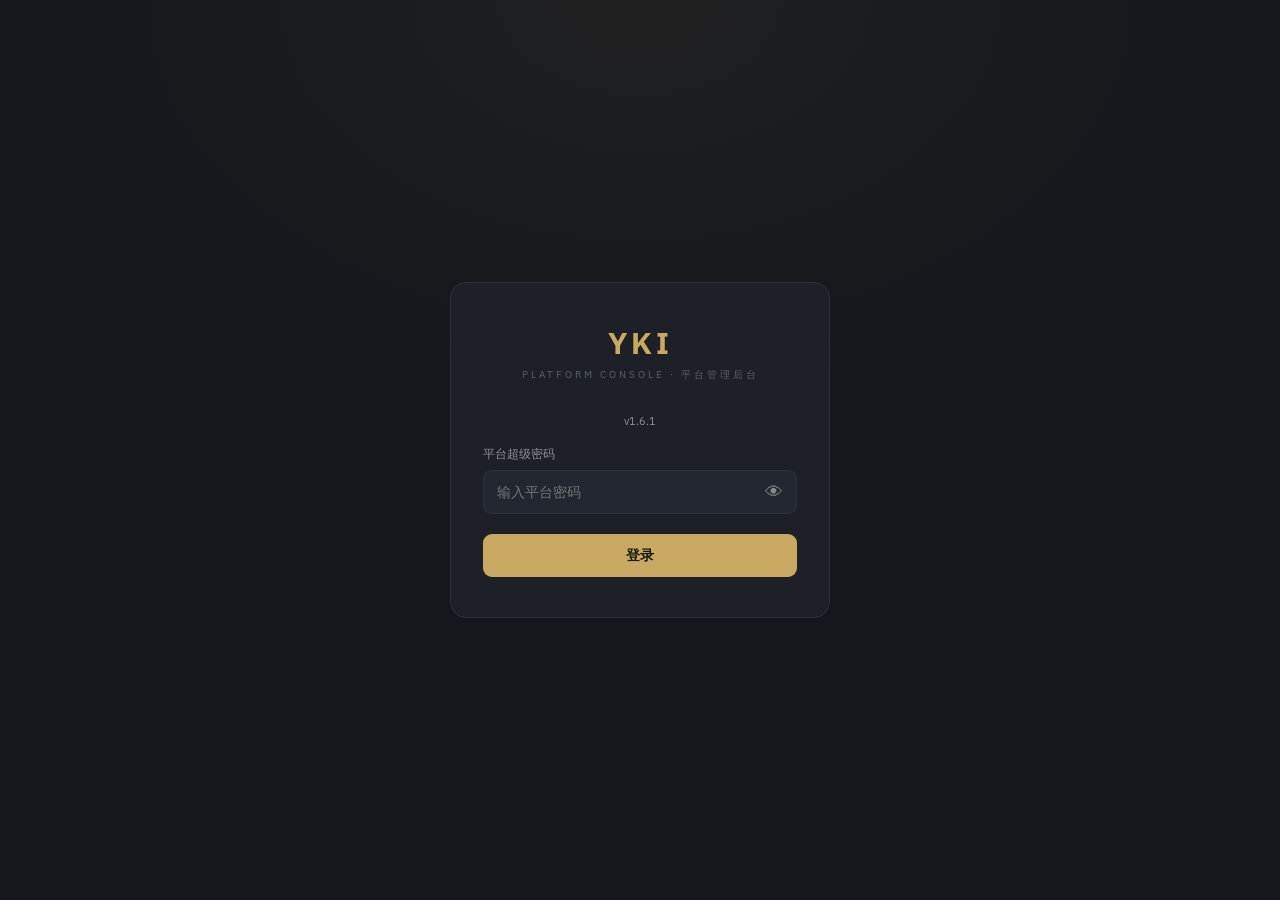
<file: yki-admin.html>
<!DOCTYPE html>
<html lang="zh">
<head>
<meta charset="UTF-8">
<meta name="viewport" content="width=device-width, initial-scale=1.0">
<title>YKI Supply Hub 平台管理后台</title>
<link rel="preconnect" href="https://fonts.googleapis.com">
<link rel="preconnect" href="https://fonts.gstatic.com" crossorigin>
<link href="https://fonts.googleapis.com/css2?family=IBM+Plex+Mono:wght@400;500;600&family=IBM+Plex+Sans:wght@400;500;600;700&display=swap" rel="stylesheet">
<style>
  :root {
    --bg: #15171c;
    --surface: #1d2027;
    --surface-2: #232730;
    --border: #2c313c;
    --text: #e9eaed;
    --text-dim: #8a8f9c;
    --text-mute: #5a5f6b;
    --gold: #c9a961;
    --gold-soft: rgba(201,169,97,0.12);
    --green: #4ade80;
    --green-soft: rgba(74,222,128,0.13);
    --red: #f0606e;
    --red-soft: rgba(240,96,110,0.13);
    --amber: #f0b54a;
    --amber-soft: rgba(240,181,74,0.13);
    --radius: 12px;
  }
  * { box-sizing: border-box; margin: 0; padding: 0; }
  body {
    background: var(--bg);
    color: var(--text);
    font-family: 'IBM Plex Sans', -apple-system, sans-serif;
    -webkit-font-smoothing: antialiased;
    min-height: 100vh;
  }
  .mono { font-family: 'IBM Plex Mono', monospace; }

  /* ---------- 登录页 ---------- */
  #login-screen {
    min-height: 100vh;
    display: flex;
    align-items: center;
    justify-content: center;
    padding: 24px;
    background:
      radial-gradient(ellipse 600px 400px at 50% 0%, rgba(201,169,97,0.06), transparent);
  }
  .login-card {
    width: 100%;
    max-width: 380px;
    background: var(--surface);
    border: 1px solid var(--border);
    border-radius: 16px;
    padding: 40px 32px;
    text-align: center;
  }
  .brand {
    font-size: 30px;
    font-weight: 700;
    letter-spacing: 4px;
    color: var(--gold);
  }
  .brand-sub {
    font-size: 10px;
    letter-spacing: 3px;
    color: var(--text-mute);
    margin-top: 6px;
    margin-bottom: 32px;
  }
  .field-label {
    display: block;
    text-align: left;
    font-size: 12px;
    color: var(--text-dim);
    margin-bottom: 7px;
    font-weight: 500;
  }
  input[type=text], input[type=password], input[type=date], input[type=number], textarea, select {
    width: 100%;
    background: var(--surface-2);
    border: 1px solid var(--border);
    border-radius: 9px;
    padding: 12px 13px;
    color: var(--text);
    font-size: 14px;
    font-family: inherit;
    transition: border-color .15s;
  }
  input:focus, textarea:focus, select:focus {
    outline: none;
    border-color: var(--gold);
  }
  textarea { resize: vertical; min-height: 80px; }
  .btn {
    border: none;
    border-radius: 9px;
    padding: 12px 18px;
    font-size: 14px;
    font-weight: 600;
    font-family: inherit;
    cursor: pointer;
    transition: transform .12s, opacity .15s, background .15s;
  }
  .btn:active { transform: scale(.97); }
  .btn:disabled { opacity: .5; cursor: not-allowed; }
  .btn-gold { background: var(--gold); color: #1a1a1a; }
  .btn-ghost { background: var(--surface-2); color: var(--text); border: 1px solid var(--border); }
  .btn-danger { background: var(--red-soft); color: var(--red); border: 1px solid rgba(240,96,110,0.3); }
  .btn-green { background: var(--green-soft); color: var(--green); border: 1px solid rgba(74,222,128,0.3); }
  .btn-block { width: 100%; }
  .btn-sm { padding: 8px 13px; font-size: 12.5px; }

  /* ---------- 主界面 ---------- */
  #main-screen { display: none; }
  header {
    border-bottom: 1px solid var(--border);
    padding: 18px 24px;
    display: flex;
    align-items: center;
    justify-content: space-between;
    gap: 16px;
    flex-wrap: wrap;
    position: sticky;
    top: 0;
    background: var(--bg);
    z-index: 10;
  }
  .header-title { font-size: 17px; font-weight: 700; letter-spacing: .5px; }
  .header-title .dot { color: var(--gold); }
  .header-actions { display: flex; gap: 9px; flex-wrap: wrap; }
  .wrap { max-width: 880px; margin: 0 auto; padding: 24px; }

  .stats-bar {
    display: flex;
    gap: 22px;
    padding: 16px 20px;
    background: var(--surface);
    border: 1px solid var(--border);
    border-radius: var(--radius);
    margin-bottom: 20px;
    flex-wrap: wrap;
  }
  .stat .num { font-size: 22px; font-weight: 700; }
  .stat .lbl { font-size: 11px; color: var(--text-dim); letter-spacing: .5px; }
  .stat .num.gold { color: var(--gold); }
  .stat .num.green { color: var(--green); }
  .stat .num.red { color: var(--red); }

  /* ---------- 餐厅卡片 ---------- */
  .rest-card {
    background: var(--surface);
    border: 1px solid var(--border);
    border-radius: var(--radius);
    padding: 18px 20px;
    margin-bottom: 13px;
    transition: border-color .15s;
  }
  .rest-card:hover { border-color: #3a4150; }
  .rest-card.suspended { opacity: .62; }
  .rest-top {
    display: flex;
    align-items: flex-start;
    justify-content: space-between;
    gap: 12px;
  }
  .rest-name { font-size: 16px; font-weight: 600; }
  .rest-id { font-size: 12px; color: var(--text-mute); margin-top: 2px; }
  .badge {
    font-size: 11px;
    font-weight: 600;
    padding: 4px 10px;
    border-radius: 20px;
    white-space: nowrap;
  }
  .badge.active { background: var(--green-soft); color: var(--green); }
  .badge.suspended { background: var(--red-soft); color: var(--red); }
  .badge.pending { background: var(--gold-soft); color: var(--gold); }
  .rest-card.pending {
    border: 1.5px solid var(--gold);
    background: linear-gradient(180deg, var(--gold-soft), var(--surface) 60%);
  }
  .rest-card .contact-row {
    font-size: 13px;
    color: var(--text-dim);
    margin: 8px 0 12px;
    display: flex;
    align-items: center;
    gap: 6px;
  }
  .rest-card .contact-row strong {
    color: var(--text);
    font-weight: 500;
  }
  .rest-meta {
    display: flex;
    gap: 20px;
    margin: 14px 0;
    flex-wrap: wrap;
  }
  .meta-item .v { font-size: 14px; font-weight: 600; }
  .meta-item .k { font-size: 11px; color: var(--text-dim); }
  .meta-item .v.warn { color: var(--amber); }
  .meta-item .v.danger { color: var(--red); }
  .rest-actions { display: flex; gap: 8px; flex-wrap: wrap; }

  /* ---------- 弹窗 ---------- */
  .modal-overlay {
    display: none;
    position: fixed;
    inset: 0;
    background: rgba(0,0,0,0.6);
    z-index: 100;
    align-items: center;
    justify-content: center;
    padding: 20px;
  }
  .modal-overlay.show { display: flex; }
  .modal {
    background: var(--surface);
    border: 1px solid var(--border);
    border-radius: 14px;
    padding: 24px;
    width: 100%;
    max-width: 400px;
    max-height: 90vh;
    overflow-y: auto;
  }
  .modal-title { font-size: 16px; font-weight: 700; margin-bottom: 4px; }
  .modal-sub { font-size: 12.5px; color: var(--text-dim); margin-bottom: 18px; }
  .modal .field-label { margin-top: 14px; }
  .modal .field-label:first-of-type { margin-top: 0; }
  .modal-btns { display: flex; gap: 9px; margin-top: 22px; }
  .modal-btns .btn { flex: 1; }

  /* ---------- toast ---------- */
  #toast {
    position: fixed;
    bottom: 26px;
    left: 50%;
    transform: translateX(-50%) translateY(80px);
    background: var(--surface-2);
    border: 1px solid var(--border);
    color: var(--text);
    padding: 12px 20px;
    border-radius: 10px;
    font-size: 13.5px;
    font-weight: 500;
    z-index: 200;
    transition: transform .25s cubic-bezier(.4,0,.2,1);
    max-width: 90vw;
  }
  #toast.show { transform: translateX(-50%) translateY(0); }
  #toast.err { border-color: rgba(240,96,110,0.5); color: var(--red); }
  #toast.ok { border-color: rgba(74,222,128,0.5); color: var(--green); }

  .empty {
    text-align: center;
    padding: 60px 20px;
    color: var(--text-mute);
  }
  .loading { text-align: center; padding: 50px; color: var(--text-dim); }
</style>
</head>
<body>

<!-- ============ 登录页 ============ -->
<div id="login-screen">
  <div class="login-card">
    <div class="brand">YKI</div>
    <div class="brand-sub">PLATFORM CONSOLE · 平台管理后台</div>
    <div id="login-version" style="text-align:center;font-size:11px;color:var(--text-dim);margin-bottom:18px;"></div>
    <label class="field-label">平台超级密码</label>
    <div style="position:relative;">
      <input type="password" id="pw" placeholder="输入平台密码" autocomplete="off"
             style="padding-right:42px;"
             onkeydown="if(event.key==='Enter')doLogin()">
      <button type="button" id="pw-eye-btn" onclick="togglePwVisibility()"
              title="显示/隐藏密码"
              style="position:absolute;right:8px;top:50%;transform:translateY(-50%);background:transparent;border:none;cursor:pointer;font-size:18px;padding:6px;color:#888;line-height:1;">
        👁
      </button>
    </div>
    <button class="btn btn-gold btn-block" id="login-btn" style="margin-top:20px;" onclick="doLogin()">
      登录
    </button>
  </div>
</div>

<!-- ============ 主界面 ============ -->
<div id="main-screen">
  <header>
    <div class="header-title">YKI <span class="dot">·</span> 平台管理后台
      <span id="admin-version" style="font-size:11px;color:var(--text-dim);font-weight:normal;margin-left:8px;"></span>
    </div>
    <div class="header-actions">
      <button class="btn btn-ghost btn-sm" onclick="openNotify()">📢 发通知</button>
      <button class="btn btn-ghost btn-sm" onclick="openItemsCopy()">🔄 食材复制</button>
      <button class="btn btn-ghost btn-sm" onclick="openSuppliers()">👥 供应商</button>
      <button class="btn btn-ghost btn-sm" onclick="doBackup()">💾 备份</button>
      <button class="btn btn-gold btn-sm" onclick="openCreate()">+ 新增餐厅</button>
      <button class="btn btn-ghost btn-sm" onclick="location.reload()">退出</button>
    </div>
  </header>

  <div class="wrap">
    <div class="stats-bar" id="stats-bar"></div>
    <div id="restaurant-list">
      <div class="loading">加载中…</div>
    </div>
  </div>
</div>

<!-- ============ 弹窗：改到期日 ============ -->
<div class="modal-overlay" id="modal-expire">
  <div class="modal">
    <div class="modal-title">修改到期日</div>
    <div class="modal-sub" id="expire-rest-name"></div>
    <label class="field-label">新的到期日期</label>
    <input type="date" id="expire-date">
    <label class="field-label" style="margin-top:14px;">
      <input type="checkbox" id="expire-never" style="width:auto;margin-right:6px;vertical-align:middle;"
             onchange="document.getElementById('expire-date').disabled=this.checked">
      永不过期（不设到期日）
    </label>
    <div class="modal-btns">
      <button class="btn btn-ghost" onclick="closeModal('modal-expire')">取消</button>
      <button class="btn btn-gold" onclick="saveExpire()">保存</button>
    </div>
  </div>
</div>

<!-- ============ 弹窗：重置密码 ============ -->
<div class="modal-overlay" id="modal-reset">
  <div class="modal">
    <div class="modal-title">重置密码</div>
    <div class="modal-sub" id="reset-rest-name"></div>
    <label class="field-label">重置哪个密码</label>
    <select id="reset-target" onchange="toggleChefField()">
      <option value="admin">管理员密码</option>
      <option value="chef">某个员工的密码</option>
    </select>
    <div id="reset-chef-wrap" style="display:none;">
      <label class="field-label">员工名字（区分大小写）</label>
      <input type="text" id="reset-chef-name" placeholder="例如 ANGELO">
    </div>
    <label class="field-label">新密码（至少 4 位）</label>
    <input type="text" id="reset-new-pw" placeholder="输入新密码">
    <div class="modal-btns">
      <button class="btn btn-ghost" onclick="closeModal('modal-reset')">取消</button>
      <button class="btn btn-gold" onclick="saveReset()">确认重置</button>
    </div>
  </div>
</div>

<!-- ============ 弹窗：发通知 ============ -->
<div class="modal-overlay" id="modal-notify">
  <div class="modal">
    <div class="modal-title">系统通知</div>
    <div class="modal-sub">通知会显示给所有餐厅。留空并保存 = 清除通知。</div>
    <label class="field-label">通知内容</label>
    <textarea id="notify-msg" placeholder="输入要发布的通知内容…"></textarea>
    <div class="modal-btns">
      <button class="btn btn-ghost" onclick="closeModal('modal-notify')">取消</button>
      <button class="btn btn-gold" onclick="saveNotify()">发布</button>
    </div>
  </div>
</div>

<!-- ============ 弹窗：新增餐厅 ============ -->
<div class="modal-overlay" id="modal-create">
  <div class="modal">
    <div class="modal-title">新增餐厅</div>
    <div class="modal-sub">创建一个新餐厅账户并设置初始管理员密码。</div>
    <label class="field-label">餐厅代号（URL 用，只能小写字母/数字/下划线）</label>
    <input type="text" id="create-id" placeholder="例如 milano">
    <label class="field-label">餐厅名称</label>
    <input type="text" id="create-name" placeholder="例如 Ristorante Milano">
    <label class="field-label">初始管理员密码（至少 4 位）</label>
    <input type="text" id="create-pw" placeholder="给这家店设个管理员密码">
    <label class="field-label">试用天数</label>
    <input type="number" id="create-trial" value="60" min="1">
    <div class="modal-btns">
      <button class="btn btn-ghost" onclick="closeModal('modal-create')">取消</button>
      <button class="btn btn-gold" onclick="saveCreate()">创建</button>
    </div>
  </div>
</div>

<!-- ============ 弹窗：协助登录 ============ -->
<div class="modal-overlay" id="modal-impersonate">
  <div class="modal">
    <div class="modal-title">🔧 协助登录</div>
    <div class="modal-sub" id="imp-rest-name"></div>
    <div style="background:#fff8e1;padding:10px 12px;border-radius:8px;font-size:13px;color:#8a6f3a;margin:10px 0;line-height:1.5;border:1px solid #f0d98a;">
      ⚠️ 你将以选中员工身份登录该餐厅的 cucina 系统。<br>
      操作将留下该员工的痕迹（订单/库存修改记录），请谨慎使用。
    </div>
    <label class="field-label">选择要"扮演"的员工</label>
    <select id="imp-chef-select">
      <option value="">加载中...</option>
    </select>
    <div class="modal-btns">
      <button class="btn btn-ghost" onclick="closeModal('modal-impersonate')">取消</button>
      <button class="btn btn-gold" onclick="doImpersonate()">🚀 协助登录</button>
    </div>
  </div>
</div>

<!-- ============ 弹窗：跨餐厅食材复制 ============ -->
<div class="modal-overlay" id="modal-items-copy">
  <div class="modal" style="max-width: 720px;">
    <div class="modal-title">🔄 跨餐厅食材复制</div>
    <div class="modal-sub">从源餐厅选食材，复制到目标餐厅。同名食材会自动跳过。</div>

    <div style="display:grid;grid-template-columns:1fr 1fr;gap:12px;margin:14px 0;">
      <div>
        <label class="field-label">源餐厅</label>
        <select id="ic-source" onchange="onIcSourceChange()">
          <option value="">— 选择 —</option>
        </select>
      </div>
      <div>
        <label class="field-label">目标餐厅</label>
        <select id="ic-target" onchange="onIcTargetChange()">
          <option value="">— 选择 —</option>
        </select>
      </div>
    </div>

    <div id="ic-controls" style="display:none;margin-bottom:10px;">
      <div style="display:flex;gap:8px;align-items:center;margin-bottom:8px;flex-wrap:wrap;">
        <input id="ic-search" type="text" placeholder="搜索食材名…" oninput="renderIcList()" style="flex:1;min-width:160px;padding:8px 10px;border:1px solid var(--border);border-radius:8px;background:var(--surface-2);color:var(--text);font-size:14px;">
        <button class="btn btn-ghost btn-sm" onclick="icSelectAllCopyable()">全选可复制</button>
        <button class="btn btn-ghost btn-sm" onclick="icClearSelection()">清空</button>
      </div>
      <div id="ic-stats" style="font-size:13px;color:var(--text-dim);padding:8px 0;"></div>
    </div>

    <div id="ic-list" style="max-height:400px;overflow-y:auto;border:1px solid var(--border);border-radius:8px;padding:8px;background:var(--surface-2);display:none;">
    </div>

    <div id="ic-empty" style="text-align:center;padding:30px 10px;color:var(--text-dim);">
      请先选择源餐厅
    </div>

    <div class="modal-btns">
      <button class="btn btn-ghost" onclick="closeModal('modal-items-copy')">取消</button>
      <button class="btn btn-gold" id="ic-copy-btn" onclick="doItemsCopy()" disabled>🚀 开始复制</button>
    </div>
  </div>
</div>

<!-- ============ 弹窗：供应商管理 ============ -->
<div class="modal-overlay" id="modal-suppliers">
  <div class="modal" style="max-width: 820px;">
    <div class="modal-title" id="sup-modal-title">👥 供应商管理</div>
    <div class="modal-sub" id="sup-modal-sub">管理供应商公司和他们的登录账号</div>

    <!-- 视图 1: 公司列表 -->
    <div id="sup-view-list">
      <div style="display:flex;gap:8px;align-items:center;margin:12px 0;flex-wrap:wrap;">
        <input id="sup-search" type="text" placeholder="搜索供应商…" oninput="renderSupList()"
          style="flex:1;min-width:160px;padding:8px 10px;border:1px solid var(--border);border-radius:8px;background:var(--surface-2);color:var(--text);font-size:14px;">
        <button class="btn btn-gold btn-sm" onclick="openSupCreate()">+ 新增供应商</button>
      </div>
      <div id="sup-list" style="max-height:480px;overflow-y:auto;border:1px solid var(--border);border-radius:8px;background:var(--surface-2);"></div>
    </div>

    <!-- 视图 2: 某公司的账号管理 -->
    <div id="sup-view-users" style="display:none;">
      <button class="btn btn-ghost btn-sm" onclick="supBackToList()" style="margin:8px 0;">← 返回供应商列表</button>
      <div id="sup-users-info" style="font-size:13px;color:var(--text-dim);margin-bottom:10px;"></div>
      <div style="margin:10px 0;">
        <button class="btn btn-gold btn-sm" onclick="openSupUserCreate()">+ 新增账号</button>
      </div>
      <div id="sup-users-list" style="max-height:380px;overflow-y:auto;border:1px solid var(--border);border-radius:8px;background:var(--surface-2);"></div>
    </div>

    <div class="modal-btns">
      <button class="btn btn-ghost" onclick="closeModal('modal-suppliers')">关闭</button>
    </div>
  </div>
</div>

<!-- ============ 子弹窗：新增 / 编辑供应商 ============ -->
<div class="modal-overlay" id="modal-sup-edit" style="z-index:200;">
  <div class="modal" style="max-width:480px;">
    <div class="modal-title" id="sup-edit-title">+ 新增供应商</div>
    <input type="hidden" id="sup-edit-id">

    <label class="field-label">短名 *
      <span style="font-weight:normal;color:var(--text-dim);font-size:12px;">(跟食材里的 supplier 一致,比如 HD)</span>
    </label>
    <input id="sup-edit-name" type="text" placeholder="HD" maxlength="50">

    <label class="field-label" style="margin-top:10px;">完整名 (展示用)</label>
    <input id="sup-edit-display" type="text" placeholder="HD Foods SRL">

    <label class="field-label" style="margin-top:10px;">联系方式</label>
    <input id="sup-edit-contact" type="text" placeholder="电话 / WhatsApp / 邮箱">

    <label class="field-label" style="margin-top:10px;">状态</label>
    <select id="sup-edit-status">
      <option value="active">正常</option>
      <option value="pending">待审核</option>
      <option value="suspended">暂停</option>
    </select>

    <label class="field-label" style="margin-top:10px;">后台备注</label>
    <textarea id="sup-edit-notes" rows="2" style="resize:vertical;"></textarea>

    <!-- 新增模式独有:初始账号 -->
    <div id="sup-edit-owner-block">
      <hr style="margin:14px 0;border:none;border-top:1px solid var(--border);">
      <div style="font-size:13px;color:var(--text-dim);margin-bottom:6px;">⬇ 同时创建初始管理员账号</div>
      <label class="field-label">用户名 *</label>
      <input id="sup-edit-owner-user" type="text" placeholder="比如 boss">
      <label class="field-label" style="margin-top:10px;">初始密码 * (≥4 位)</label>
      <input id="sup-edit-owner-pass" type="text">
    </div>

    <div class="modal-btns">
      <button class="btn btn-ghost" onclick="closeModal('modal-sup-edit')">取消</button>
      <button class="btn btn-gold" id="sup-edit-save-btn" onclick="saveSupEdit()">保存</button>
    </div>
  </div>
</div>

<!-- ============ 子弹窗:新增 / 编辑账号 ============ -->
<div class="modal-overlay" id="modal-sup-user-edit" style="z-index:200;">
  <div class="modal" style="max-width:420px;">
    <div class="modal-title" id="sup-user-edit-title">+ 新增账号</div>
    <input type="hidden" id="sup-user-edit-id">

    <label class="field-label">用户名 *</label>
    <input id="sup-user-edit-username" type="text" placeholder="staff1">

    <label class="field-label" style="margin-top:10px;">密码
      <span id="sup-user-edit-pass-hint" style="font-weight:normal;color:var(--text-dim);font-size:12px;">(留空 = 不改密码)</span>
    </label>
    <input id="sup-user-edit-password" type="text" placeholder="≥4 位">

    <label class="field-label" style="margin-top:10px;">角色</label>
    <select id="sup-user-edit-role">
      <option value="owner">管理员 (能改产品目录)</option>
      <option value="staff">员工 (只看订单)</option>
    </select>

    <div class="modal-btns">
      <button class="btn btn-ghost" onclick="closeModal('modal-sup-user-edit')">取消</button>
      <button class="btn btn-gold" onclick="saveSupUserEdit()">保存</button>
    </div>
  </div>
</div>

<div id="toast"></div>

<script>
// ============================================================
// 配置
// ============================================================
const WORKER_URL = 'https://api.yki.it';
const ADMIN_VERSION = 'v1.6.1';   // 2026-06-05: 审批后卡片显示联系方式
// 立即把版本号显示到登录界面
(function() {
  const el = document.getElementById('login-version');
  if (el) el.textContent = ADMIN_VERSION;
})();
let TOKEN = '';
let RESTAURANTS = [];

// ============================================================
// 通用：API 请求
// ============================================================
async function api(path, opts = {}) {
  const headers = { 'Content-Type': 'application/json' };
  if (TOKEN) headers['Authorization'] = 'Bearer ' + TOKEN;
  const res = await fetch(WORKER_URL + path, { ...opts, headers });
  let data = {};
  try { data = await res.json(); } catch (e) {}
  if (res.status === 401 && TOKEN) {
    toast('登录已过期，请重新登录', 'err');
    setTimeout(() => location.reload(), 1600);
    throw new Error('登录已过期');
  }
  if (!res.ok) throw new Error(data.error || ('请求失败 ' + res.status));
  return data;
}

// ============================================================
// toast 提示
// ============================================================
let _toastTimer = null;
function toast(msg, type = '') {
  const el = document.getElementById('toast');
  el.textContent = msg;
  el.className = 'show ' + type;
  clearTimeout(_toastTimer);
  _toastTimer = setTimeout(() => { el.className = type; }, 2800);
}

// ============================================================
// 登录
// ============================================================
// 密码显示/隐藏切换
function togglePwVisibility() {
  const input = document.getElementById('pw');
  const btn = document.getElementById('pw-eye-btn');
  if (!input || !btn) return;
  if (input.type === 'password') {
    input.type = 'text';
    btn.textContent = '🙈';
    btn.title = '隐藏密码';
  } else {
    input.type = 'password';
    btn.textContent = '👁';
    btn.title = '显示密码';
  }
}

async function doLogin() {
  const pw = document.getElementById('pw').value;
  if (!pw) { toast('请输入密码', 'err'); return; }
  const btn = document.getElementById('login-btn');
  btn.disabled = true;
  btn.textContent = '登录中…';
  try {
    const res = await fetch(WORKER_URL + '/platform/login', {
      method: 'POST',
      headers: { 'Content-Type': 'application/json' },
      body: JSON.stringify({ password: pw })
    });
    const data = await res.json();
    if (!res.ok || !data.token) {
      throw new Error(data.error || '登录失败');
    }
    TOKEN = data.token;
    document.getElementById('login-screen').style.display = 'none';
    document.getElementById('main-screen').style.display = 'block';
    document.getElementById('admin-version').textContent = ADMIN_VERSION;
    await loadRestaurants();
  } catch (e) {
    toast(e.message || '登录失败', 'err');
  }
  btn.disabled = false;
  btn.textContent = '登录';
}

// ============================================================
// 加载餐厅列表
// ============================================================
async function loadRestaurants() {
  const list = document.getElementById('restaurant-list');
  list.innerHTML = '<div class="loading">加载中…</div>';
  try {
    RESTAURANTS = await api('/platform/restaurants');
    renderRestaurants();
  } catch (e) {
    list.innerHTML = '<div class="empty">加载失败：' + e.message + '</div>';
  }
}

// 计算到期剩余天数
function daysLeft(expires_at) {
  if (!expires_at) return null;
  const diff = new Date(expires_at) - new Date();
  return Math.ceil(diff / (24 * 3600 * 1000));
}

function renderRestaurants() {
  // 统计条
  const total = RESTAURANTS.length;
  const activeN = RESTAURANTS.filter(r => r.status === 'active').length;
  const suspN = RESTAURANTS.filter(r => r.status === 'suspended').length;
  const pendN = RESTAURANTS.filter(r => r.status === 'pending').length;
  document.getElementById('stats-bar').innerHTML = `
    <div class="stat"><div class="num gold">${total}</div><div class="lbl">餐厅总数</div></div>
    <div class="stat"><div class="num green">${activeN}</div><div class="lbl">正常运营</div></div>
    <div class="stat"><div class="num red">${suspN}</div><div class="lbl">已暂停</div></div>
    ${pendN > 0 ? `<div class="stat"><div class="num" style="color:var(--gold)">${pendN}</div><div class="lbl">待审核</div></div>` : ''}`;

  const list = document.getElementById('restaurant-list');
  if (!RESTAURANTS.length) {
    list.innerHTML = '<div class="empty">还没有餐厅。点右上角"新增餐厅"创建第一家。</div>';
    return;
  }

  // 排序：pending 在最上（最显眼），其次 active，最后 suspended
  const statusOrder = { pending: 0, active: 1, suspended: 2 };
  const sorted = [...RESTAURANTS].sort((a, b) =>
    (statusOrder[a.status] ?? 3) - (statusOrder[b.status] ?? 3)
  );

  list.innerHTML = sorted.map(r => {
    // pending 卡片：完全不同的布局（突出联系方式 + 一键通过）
    if (r.status === 'pending') {
      return `
      <div class="rest-card pending">
        <div class="rest-top">
          <div>
            <div class="rest-name">${escapeHtml(r.name || '(未命名)')}</div>
            <div class="rest-id mono">${escapeHtml(r.id)}</div>
          </div>
          <span class="badge pending">⏳ 待审核</span>
        </div>
        <div class="contact-row">📞 联系方式：<strong>${escapeHtml(r.contact || '(未填写)')}</strong></div>
        <div class="rest-actions">
          <button class="btn btn-green btn-sm" onclick="approveRestaurant('${r.id}','${escapeHtml(r.name||'')}')">✅ 通过审核（启用 60 天试用）</button>
          <button class="btn btn-danger btn-sm" onclick="deleteRestaurant('${r.id}','${escapeHtml(r.name||'')}')">🗑️ 删除</button>
        </div>
      </div>`;
    }

    // 正常卡片（active / suspended）
    const dl = daysLeft(r.expires_at);
    let expireHtml;
    if (!r.expires_at) {
      expireHtml = '<span class="v">永不过期</span>';
    } else if (dl < 0) {
      expireHtml = `<span class="v danger">已过期</span>`;
    } else if (dl <= 7) {
      expireHtml = `<span class="v warn">${r.expires_at}（剩 ${dl} 天）</span>`;
    } else {
      expireHtml = `<span class="v">${r.expires_at}（剩 ${dl} 天）</span>`;
    }
    const suspended = r.status === 'suspended';
    return `
    <div class="rest-card ${suspended ? 'suspended' : ''}">
      <div class="rest-top">
        <div>
          <div class="rest-name">${escapeHtml(r.name || '(未命名)')}</div>
          <div class="rest-id mono">${escapeHtml(r.id)}</div>
        </div>
        <span class="badge ${r.status}">${suspended ? '已暂停' : '正常'}</span>
      </div>
      <div class="rest-meta">
        <div class="meta-item"><div class="k">到期</div>${expireHtml}</div>
        <div class="meta-item"><div class="k">员工</div><div class="v">${r.chef_count ?? 0}</div></div>
        <div class="meta-item"><div class="k">订单</div><div class="v">${r.order_count ?? 0}</div></div>
      </div>
      ${r.contact ? `<div class="contact-row">📞 联系方式：<strong>${escapeHtml(r.contact)}</strong></div>` : ''}
      <div class="rest-actions">
        ${suspended
          ? `<button class="btn btn-green btn-sm" onclick="toggleStatus('${r.id}','active')">恢复</button>`
          : `<button class="btn btn-danger btn-sm" onclick="toggleStatus('${r.id}','suspended')">暂停</button>`}
        <button class="btn btn-ghost btn-sm" onclick="openExpire('${r.id}')">改到期日</button>
        <button class="btn btn-ghost btn-sm" onclick="openReset('${r.id}')">重置密码</button>
        <button class="btn btn-gold btn-sm" onclick="openImpersonate('${r.id}','${escapeHtml(r.name||'')}')">🔧 协助登录</button>
        <button class="btn btn-danger btn-sm" onclick="deleteRestaurant('${r.id}','${escapeHtml(r.name||'')}')" style="margin-left:auto;">🗑️</button>
      </div>
    </div>`;
  }).join('');
}

function escapeHtml(s) {
  return String(s).replace(/[&<>"']/g, c => (
    { '&': '&amp;', '<': '&lt;', '>': '&gt;', '"': '&quot;', "'": '&#39;' }[c]
  ));
}

function findRest(id) { return RESTAURANTS.find(r => r.id === id); }

// ============================================================
// 注册审批：通过 / 拒绝
// ============================================================
async function approveRestaurant(id, name) {
  // 计算到期日：今天 + 60 天，格式 yyyy-mm-dd
  const d = new Date();
  d.setDate(d.getDate() + 60);
  const expires_at = d.toISOString().slice(0, 10);

  if (!confirm(`确定通过「${name}」的注册？\n\n• 试用期截止：${expires_at}（60 天）\n• 自动从 carpi 模板复制食材、供应商、功能开关\n• 库存清零，旧图片可继续显示`)) return;
  try {
    const data = await api('/platform/approve', {
      method: 'POST',
      body: JSON.stringify({
        restaurantId: id,
        expires_at,
        templateId: 'carpi'
      })
    });
    toast(`✅ 已通过「${name}」 · 食材 ${data.copiedItems || 0} · 供应商 ${data.copiedSuppliers || 0}${data.copiedFlags ? ' · 开关已复制' : ''}`, 'ok');
    await loadRestaurants();
  } catch (e) {
    toast(e.message, 'err');
  }
}

async function rejectRestaurant(id, name) {
  if (!confirm(`确定拒绝「${name}」的注册？\n\n这会暂停该账户（数据保留，可后续恢复或删除）`)) return;
  try {
    await api('/platform/update', {
      method: 'POST',
      body: JSON.stringify({ restaurantId: id, status: 'suspended' })
    });
    toast(`已拒绝「${name}」`, 'ok');
    await loadRestaurants();
  } catch (e) {
    toast(e.message, 'err');
  }
}

// ============================================================
// 删除餐厅（不可逆！清除所有相关数据）
// ============================================================
async function deleteRestaurant(id, name) {
  // 第一次确认
  if (!confirm(`⚠️ 删除「${name}」(${id})\n\n这会永久删除：\n• 该餐厅所有员工账号\n• 所有订单 / 收货记录\n• 所有食材 / 供应商\n• 所有设置 / 推送订阅\n\n此操作不可撤销！`)) return;

  // 第二次确认：必须输入餐厅代号
  const typed = prompt(`继续？请输入餐厅代号「${id}」确认（区分大小写）：`);
  if (typed === null) return;
  if (typed !== id) {
    toast('代号不匹配，已取消', 'err');
    return;
  }

  try {
    const data = await api('/platform/delete', {
      method: 'POST',
      body: JSON.stringify({ restaurantId: id })
    });
    toast(`🗑️ 已删除「${name}」`, 'ok');
    await loadRestaurants();
  } catch (e) {
    toast(e.message, 'err');
  }
}

// ============================================================
// 暂停 / 恢复
// ============================================================
async function toggleStatus(id, newStatus) {
  const r = findRest(id);
  const action = newStatus === 'suspended' ? '暂停' : '恢复';
  if (!confirm(`确定要${action}餐厅「${r.name}」吗？`)) return;
  try {
    await api('/platform/update', {
      method: 'POST',
      body: JSON.stringify({ restaurantId: id, status: newStatus })
    });
    toast(`已${action}「${r.name}」`, 'ok');
    await loadRestaurants();
  } catch (e) {
    toast(e.message, 'err');
  }
}

// ============================================================
// 改到期日
// ============================================================
let _expireId = '';
function openExpire(id) {
  _expireId = id;
  const r = findRest(id);
  document.getElementById('expire-rest-name').textContent = r.name + '（' + id + '）';
  document.getElementById('expire-date').value = r.expires_at || '';
  document.getElementById('expire-date').disabled = false;
  document.getElementById('expire-never').checked = false;
  openModal('modal-expire');
}
async function saveExpire() {
  const never = document.getElementById('expire-never').checked;
  const date = document.getElementById('expire-date').value;
  if (!never && !date) { toast('请选择日期', 'err'); return; }
  try {
    await api('/platform/update', {
      method: 'POST',
      body: JSON.stringify({
        restaurantId: _expireId,
        expires_at: never ? null : date
      })
    });
    toast('到期日已更新', 'ok');
    closeModal('modal-expire');
    await loadRestaurants();
  } catch (e) {
    toast(e.message, 'err');
  }
}

// ============================================================
// 重置密码
// ============================================================
let _resetId = '';
function openReset(id) {
  _resetId = id;
  const r = findRest(id);
  document.getElementById('reset-rest-name').textContent = r.name + '（' + id + '）';
  document.getElementById('reset-target').value = 'admin';
  document.getElementById('reset-chef-name').value = '';
  document.getElementById('reset-new-pw').value = '';
  toggleChefField();
  openModal('modal-reset');
}
function toggleChefField() {
  const isChef = document.getElementById('reset-target').value === 'chef';
  document.getElementById('reset-chef-wrap').style.display = isChef ? 'block' : 'none';
}
async function saveReset() {
  const target = document.getElementById('reset-target').value;
  const newPw = document.getElementById('reset-new-pw').value;
  const chefName = document.getElementById('reset-chef-name').value.trim();
  if (newPw.length < 4) { toast('密码至少 4 位', 'err'); return; }
  if (target === 'chef' && !chefName) { toast('请填员工名字', 'err'); return; }
  if (!confirm('确定要重置这个密码吗？')) return;
  try {
    await api('/platform/reset-password', {
      method: 'POST',
      body: JSON.stringify({
        restaurantId: _resetId,
        target,
        chefName: target === 'chef' ? chefName : undefined,
        newPassword: newPw
      })
    });
    toast('密码已重置', 'ok');
    closeModal('modal-reset');
  } catch (e) {
    toast(e.message, 'err');
  }
}

// ============================================================
// 发通知
// ============================================================
function openNotify() {
  document.getElementById('notify-msg').value = '';
  openModal('modal-notify');
}
async function saveNotify() {
  const msg = document.getElementById('notify-msg').value;
  try {
    await api('/platform/notification', {
      method: 'POST',
      body: JSON.stringify({ message: msg })
    });
    toast(msg ? '通知已发布' : '通知已清除', 'ok');
    closeModal('modal-notify');
  } catch (e) {
    toast(e.message, 'err');
  }
}

// ============================================================
// 新增餐厅
// ============================================================
function openCreate() {
  document.getElementById('create-id').value = '';
  document.getElementById('create-name').value = '';
  document.getElementById('create-pw').value = '';
  document.getElementById('create-trial').value = '60';
  openModal('modal-create');
}
async function saveCreate() {
  const id = document.getElementById('create-id').value.trim().toLowerCase();
  const name = document.getElementById('create-name').value.trim();
  const pw = document.getElementById('create-pw').value;
  const trial = document.getElementById('create-trial').value;
  if (!id || !name) { toast('请填餐厅代号和名称', 'err'); return; }
  if (!/^[a-z0-9_]+$/.test(id)) { toast('代号只能用小写字母/数字/下划线', 'err'); return; }
  if (pw.length < 4) { toast('初始密码至少 4 位', 'err'); return; }
  try {
    const d = await api('/platform/create', {
      method: 'POST',
      body: JSON.stringify({ id, name, adminPassword: pw, trialDays: parseInt(trial) || 60 })
    });
    toast('餐厅「' + name + '」已创建', 'ok');
    closeModal('modal-create');
    await loadRestaurants();
  } catch (e) {
    toast(e.message, 'err');
  }
}

// ============================================================
// 协助登录（Impersonate）
// ============================================================
let _impRestId = null;
async function openImpersonate(restId, restName) {
  _impRestId = restId;
  document.getElementById('imp-rest-name').textContent = restName + ' · ' + restId;
  const sel = document.getElementById('imp-chef-select');
  sel.innerHTML = '<option value="">加载中...</option>';
  openModal('modal-impersonate');
  try {
    const d = await api('/platform/chefs?restaurantId=' + encodeURIComponent(restId));
    const chefs = d.chefs || [];
    // 排序：admin 排前面
    chefs.sort((a, b) => {
      const ra = a.role === 'admin' ? 0 : 1;
      const rb = b.role === 'admin' ? 0 : 1;
      if (ra !== rb) return ra - rb;
      return (a.name || '').localeCompare(b.name || '');
    });
    // 第一个特殊选项：以"超级管理员"身份进入（看到所有功能）
    let html = '<option value="__admin__" data-role="admin">👑 超级管理员（最高权限）</option>';
    if (chefs.length) {
      html += '<option disabled>──────────</option>';
      html += chefs.map(c => {
        const tag = c.role === 'admin' ? '👑 ' : '';
        return `<option value="${escapeHtml(c.name)}" data-role="${escapeHtml(c.role || 'staff')}">${tag}${escapeHtml(c.name)}${c.role && c.role !== 'staff' ? ' (' + escapeHtml(c.role) + ')' : ''}</option>`;
      }).join('');
    } else {
      html += '<option disabled>（该餐厅暂无员工）</option>';
    }
    sel.innerHTML = html;
  } catch (e) {
    sel.innerHTML = '<option value="">（加载失败）</option>';
    toast(e.message, 'err');
  }
}

async function doImpersonate() {
  const username = document.getElementById('imp-chef-select').value;
  if (!_impRestId || !username) { toast('请选择员工', 'err'); return; }
  // 特殊值：__admin__ 表示以超级管理员身份登录
  const asAdmin = (username === '__admin__');
  try {
    const d = await api('/platform/impersonate', {
      method: 'POST',
      body: JSON.stringify({
        restaurantId: _impRestId,
        username: asAdmin ? '__admin__' : username,
      })
    });
    // 新 tab 打开 cucina，URL 带 _imp token
    const url = '/cucina.html?r=' + encodeURIComponent(_impRestId)
              + '&_imp=' + encodeURIComponent(d.token);
    window.open(url, '_blank');
    closeModal('modal-impersonate');
    const label = asAdmin ? '超级管理员' : username;
    toast('已打开新窗口，以「' + label + '」身份登录', 'ok');
  } catch (e) {
    toast(e.message, 'err');
  }
}

// ============================================================
// 弹窗开关
// ============================================================
function openModal(id) { document.getElementById(id).classList.add('show'); }
function closeModal(id) { document.getElementById(id).classList.remove('show'); }
// 点遮罩关闭
document.querySelectorAll('.modal-overlay').forEach(ov => {
  ov.addEventListener('click', e => {
    if (e.target === ov) ov.classList.remove('show');
  });
});

// ============================================================
// 跨餐厅食材复制
// ============================================================
let _icSourceItems = [];      // 源餐厅所有食材
let _icTargetKeys = new Set(); // 目标餐厅已有 (name+italian) key
let _icSelected = new Set();   // 选中的 item id

function openItemsCopy() {
  // 重置状态
  _icSourceItems = [];
  _icTargetKeys = new Set();
  _icSelected = new Set();
  document.getElementById('ic-search').value = '';
  document.getElementById('ic-controls').style.display = 'none';
  document.getElementById('ic-list').style.display = 'none';
  document.getElementById('ic-empty').style.display = 'block';
  document.getElementById('ic-empty').textContent = '请先选择源餐厅';
  document.getElementById('ic-copy-btn').disabled = true;

  // 填充餐厅下拉
  const opts = ['<option value="">— 选择 —</option>'];
  for (const r of RESTAURANTS) {
    if (r.status === 'pending') continue;  // 跳过待审核餐厅
    const tag = r.status === 'suspended' ? '（已暂停）' : '';
    opts.push(`<option value="${r.id}">${escapeHtml(r.name)} (${r.id})${tag}</option>`);
  }
  document.getElementById('ic-source').innerHTML = opts.join('');
  document.getElementById('ic-target').innerHTML = opts.join('');
  openModal('modal-items-copy');
}

async function onIcSourceChange() {
  const sourceId = document.getElementById('ic-source').value;
  _icSourceItems = [];
  _icSelected = new Set();
  if (!sourceId) {
    document.getElementById('ic-controls').style.display = 'none';
    document.getElementById('ic-list').style.display = 'none';
    document.getElementById('ic-empty').style.display = 'block';
    document.getElementById('ic-empty').textContent = '请先选择源餐厅';
    updateIcCopyBtn();
    return;
  }
  // 防止目标餐厅 = 源餐厅
  const targetSel = document.getElementById('ic-target');
  if (targetSel.value === sourceId) {
    targetSel.value = '';
    _icTargetKeys = new Set();
  }
  document.getElementById('ic-empty').style.display = 'block';
  document.getElementById('ic-empty').textContent = '加载源餐厅食材中…';

  try {
    const data = await api('/platform/items/list?restaurantId=' + encodeURIComponent(sourceId));
    _icSourceItems = data.items || [];
    if (!_icSourceItems.length) {
      document.getElementById('ic-empty').textContent = '源餐厅没有食材';
      return;
    }
    // 如果目标已选，刷新目标 keys
    if (document.getElementById('ic-target').value) {
      await loadIcTargetKeys();
    }
    document.getElementById('ic-controls').style.display = 'block';
    document.getElementById('ic-list').style.display = 'block';
    document.getElementById('ic-empty').style.display = 'none';
    renderIcList();
  } catch (e) {
    document.getElementById('ic-empty').textContent = '加载失败：' + e.message;
  }
}

async function onIcTargetChange() {
  const targetId = document.getElementById('ic-target').value;
  const sourceId = document.getElementById('ic-source').value;
  if (targetId && targetId === sourceId) {
    toast('源餐厅和目标餐厅不能相同', 'err');
    document.getElementById('ic-target').value = '';
    _icTargetKeys = new Set();
    renderIcList();
    return;
  }
  if (!targetId) {
    _icTargetKeys = new Set();
    renderIcList();
    return;
  }
  await loadIcTargetKeys();
  renderIcList();
}

async function loadIcTargetKeys() {
  const targetId = document.getElementById('ic-target').value;
  if (!targetId) {
    _icTargetKeys = new Set();
    return;
  }
  try {
    const data = await api('/platform/items/list?restaurantId=' + encodeURIComponent(targetId));
    _icTargetKeys = new Set(
      (data.items || []).map(i =>
        (i.name || '').toLowerCase().trim() + '|' + (i.italian || '').toLowerCase().trim()
      )
    );
  } catch (e) {
    _icTargetKeys = new Set();
    toast('加载目标食材失败：' + e.message, 'err');
  }
}

function renderIcList() {
  const q = (document.getElementById('ic-search').value || '').toLowerCase().trim();
  const targetSelected = !!document.getElementById('ic-target').value;
  const listEl = document.getElementById('ic-list');

  const filtered = _icSourceItems.filter(it => {
    if (!q) return true;
    const name = (it.name || '').toLowerCase();
    const italian = (it.italian || '').toLowerCase();
    const cat = (it.category || '').toLowerCase();
    return name.includes(q) || italian.includes(q) || cat.includes(q);
  });

  const html = [];
  let copyableCount = 0;
  let duplicateCount = 0;

  for (const it of filtered) {
    const key = (it.name || '').toLowerCase().trim() + '|' + (it.italian || '').toLowerCase().trim();
    const isDup = targetSelected && _icTargetKeys.has(key);
    if (isDup) duplicateCount++;
    else copyableCount++;

    const checked = _icSelected.has(it.id);
    const disabled = isDup ? 'disabled' : '';
    const bg = isDup ? 'background:rgba(240,96,110,0.05);' : '';
    const name = escapeHtml(it.name || '');
    const italian = escapeHtml(it.italian || '');
    const cat = escapeHtml(it.category || '');
    const chef = escapeHtml(it.chef || '');
    const dupTag = isDup ? '<span style="color:var(--red);font-size:11px;margin-left:6px;">⚠ 已存在</span>' : '';

    html.push(`
      <label style="display:flex;align-items:flex-start;gap:8px;padding:8px 6px;border-bottom:1px solid var(--border);cursor:${isDup ? 'not-allowed' : 'pointer'};${bg}">
        <input type="checkbox" ${checked ? 'checked' : ''} ${disabled} onchange="toggleIcItem(${it.id})" style="margin-top:2px;flex-shrink:0;">
        <div style="flex:1;min-width:0;">
          <div style="font-weight:500;font-size:14px;">${name}${italian ? ' <span style="color:var(--text-dim);font-weight:400;">/ ' + italian + '</span>' : ''}${dupTag}</div>
          <div style="font-size:12px;color:var(--text-dim);margin-top:2px;">
            ${cat ? '📁 ' + cat : ''}${chef ? ' · 👤 ' + chef : ''}${it.item_code ? ' · #' + escapeHtml(it.item_code) : ''}
          </div>
        </div>
      </label>
    `);
  }

  listEl.innerHTML = html.join('') || '<div style="text-align:center;padding:20px;color:var(--text-dim);">没有匹配的食材</div>';

  // 统计条
  const stats = document.getElementById('ic-stats');
  if (!targetSelected) {
    stats.innerHTML = `共 <strong>${filtered.length}</strong> 条 · 请选择目标餐厅后查看冲突`;
  } else {
    stats.innerHTML = `共 <strong>${filtered.length}</strong> 条 · 可复制 <strong style="color:var(--green);">${copyableCount}</strong> · 同名跳过 <strong style="color:var(--red);">${duplicateCount}</strong> · 已选 <strong style="color:var(--gold);">${_icSelected.size}</strong>`;
  }

  updateIcCopyBtn();
}

function toggleIcItem(id) {
  if (_icSelected.has(id)) _icSelected.delete(id);
  else _icSelected.add(id);
  updateIcCopyBtn();
  // 不需要 renderIcList，只更新统计
  const stats = document.getElementById('ic-stats');
  if (stats) {
    const html = stats.innerHTML.replace(/已选 <strong[^>]*>\d+<\/strong>/, '已选 <strong style="color:var(--gold);">' + _icSelected.size + '</strong>');
    stats.innerHTML = html;
  }
}

function icSelectAllCopyable() {
  const targetSelected = !!document.getElementById('ic-target').value;
  const q = (document.getElementById('ic-search').value || '').toLowerCase().trim();
  for (const it of _icSourceItems) {
    if (q) {
      const name = (it.name || '').toLowerCase();
      const italian = (it.italian || '').toLowerCase();
      const cat = (it.category || '').toLowerCase();
      if (!name.includes(q) && !italian.includes(q) && !cat.includes(q)) continue;
    }
    const key = (it.name || '').toLowerCase().trim() + '|' + (it.italian || '').toLowerCase().trim();
    if (targetSelected && _icTargetKeys.has(key)) continue;
    _icSelected.add(it.id);
  }
  renderIcList();
}

function icClearSelection() {
  _icSelected = new Set();
  renderIcList();
}

function updateIcCopyBtn() {
  const btn = document.getElementById('ic-copy-btn');
  const sourceId = document.getElementById('ic-source').value;
  const targetId = document.getElementById('ic-target').value;
  const n = _icSelected.size;
  if (!sourceId || !targetId || sourceId === targetId || n === 0) {
    btn.disabled = true;
    btn.textContent = '🚀 开始复制';
  } else {
    btn.disabled = false;
    btn.textContent = `🚀 复制 ${n} 个食材`;
  }
}

async function doItemsCopy() {
  const sourceId = document.getElementById('ic-source').value;
  const targetId = document.getElementById('ic-target').value;
  if (!sourceId || !targetId) { toast('请选择源餐厅和目标餐厅', 'err'); return; }
  if (sourceId === targetId) { toast('源餐厅和目标餐厅不能相同', 'err'); return; }
  const ids = Array.from(_icSelected);
  if (!ids.length) { toast('请勾选要复制的食材', 'err'); return; }

  const sourceName = (RESTAURANTS.find(r => r.id === sourceId) || {}).name || sourceId;
  const targetName = (RESTAURANTS.find(r => r.id === targetId) || {}).name || targetId;

  if (!confirm(`确认从「${sourceName}」复制 ${ids.length} 个食材到「${targetName}」？\n\n• 同名食材会自动跳过\n• 货号冲突会清空（避免破坏目标餐厅）\n• 库存/员工分配等字段完整复制`)) return;

  const btn = document.getElementById('ic-copy-btn');
  btn.disabled = true;
  btn.textContent = '复制中...';

  try {
    const data = await api('/platform/items/copy', {
      method: 'POST',
      body: JSON.stringify({ sourceId, targetId, itemIds: ids }),
    });
    let msg = `✅ 复制完成 · 成功 ${data.copied || 0}`;
    if (data.skipped) msg += ` · 跳过 ${data.skipped}`;
    toast(msg, 'ok');
    closeModal('modal-items-copy');
  } catch (e) {
    toast('复制失败：' + e.message, 'err');
    btn.disabled = false;
    updateIcCopyBtn();
  }
}

function escapeHtml(s) {
  return String(s || '').replace(/[&<>"']/g, c => ({
    '&': '&amp;', '<': '&lt;', '>': '&gt;', '"': '&quot;', "'": '&#39;'
  }[c]));
}

// ============================================================
// 供应商管理 (Suppliers) - v1.0
// ============================================================
let SUPPLIERS = [];        // 供应商列表
let _supCurrent = null;    // 当前查看的供应商对象
let _supUsers = [];        // 当前供应商的账号列表

async function openSuppliers() {
  document.getElementById('sup-search').value = '';
  document.getElementById('sup-view-list').style.display = '';
  document.getElementById('sup-view-users').style.display = 'none';
  document.getElementById('sup-modal-title').textContent = '👥 供应商管理';
  document.getElementById('sup-modal-sub').textContent = '管理供应商公司和他们的登录账号';
  openModal('modal-suppliers');
  await refreshSuppliers();
}

async function refreshSuppliers() {
  const listEl = document.getElementById('sup-list');
  listEl.innerHTML = '<div style="padding:20px;text-align:center;color:var(--text-dim);">加载中…</div>';
  try {
    const d = await api('/platform/suppliers/list');
    SUPPLIERS = d.suppliers || [];
    renderSupList();
  } catch (e) {
    listEl.innerHTML = '<div style="padding:20px;text-align:center;color:var(--danger);">加载失败:' + escapeHtml(e.message) + '</div>';
  }
}

function renderSupList() {
  const q = (document.getElementById('sup-search').value || '').toLowerCase().trim();
  const listEl = document.getElementById('sup-list');
  const filtered = SUPPLIERS.filter(s => {
    if (!q) return true;
    return (s.name || '').toLowerCase().includes(q)
      || (s.display_name || '').toLowerCase().includes(q)
      || (s.contact || '').toLowerCase().includes(q);
  });
  if (!filtered.length) {
    listEl.innerHTML = '<div style="padding:20px;text-align:center;color:var(--text-dim);">' + (q ? '没找到匹配的' : '还没有供应商,点击右上"新增供应商"创建') + '</div>';
    return;
  }
  listEl.innerHTML = filtered.map(s => {
    const statusColor = s.status === 'active' ? '#16a34a'
                     : s.status === 'suspended' ? '#dc2626'
                     : 'var(--text-dim)';
    const statusLabel = s.status === 'active' ? '正常' : s.status === 'suspended' ? '暂停' : '待审核';
    const sJsonAttr = escapeHtml(JSON.stringify(s));
    return `
      <div style="padding:12px;border-bottom:1px solid var(--border);">
        <div style="display:flex;justify-content:space-between;align-items:flex-start;gap:8px;flex-wrap:wrap;">
          <div style="flex:1;min-width:200px;">
            <div style="font-weight:600;font-size:15px;">${escapeHtml(s.name)}
              <span style="font-size:11px;color:${statusColor};margin-left:6px;">● ${statusLabel}</span>
            </div>
            <div style="font-size:12px;color:var(--text-dim);margin-top:2px;">
              ${s.display_name ? escapeHtml(s.display_name) + ' · ' : ''}
              👤 ${s.user_count} 账号 · 📦 ${s.catalog_count} 产品
              ${s.contact ? ' · 📞 ' + escapeHtml(s.contact) : ''}
            </div>
            <div style="font-size:12px;margin-top:4px;color:${s.catalog_public !== false ? '#16a34a' : '#dc2626'};">
              ${s.catalog_public !== false ? '📖 目录公开(餐厅可浏览/导入)' : '🔒 目录私有'}
              ${s.catalog_public !== false ? `· <span style="color:${s.catalog_show_price !== false ? '#16a34a' : '#d97706'};">${s.catalog_show_price !== false ? '💰 显示价格' : '🙈 隐藏价格'}</span>` : ''}
            </div>
          </div>
          <div style="display:flex;gap:6px;flex-wrap:wrap;">
            ${s.status === 'pending' ? `<button class="btn btn-sm" style="background:#16a34a;color:#fff;border:none;" onclick="approveSupplier(${s.id},'${escapeHtml(s.name)}')">✅ 审批</button>` : ''}
            <button class="btn btn-ghost btn-sm" onclick="toggleCatalogPublic(${s.id}, ${s.catalog_public !== false})">
              ${s.catalog_public !== false ? '🔒 转私有' : '📖 公开'}
            </button>
            ${s.catalog_public !== false ? `<button class="btn btn-ghost btn-sm" onclick="toggleCatalogShowPrice(${s.id}, ${s.catalog_show_price !== false})">
              ${s.catalog_show_price !== false ? '🙈 隐藏价格' : '💰 显示价格'}
            </button>` : ''}
            <button class="btn btn-ghost btn-sm" onclick="openSupUsers(${s.id})">👤 账号</button>
            <button class="btn btn-ghost btn-sm" onclick='openSupEdit(JSON.parse(this.dataset.s))' data-s="${sJsonAttr}">编辑</button>
            <button class="btn btn-danger btn-sm" onclick="deleteSupplier(${s.id},'${escapeHtml(s.name)}')">🗑️</button>
          </div>
        </div>
      </div>
    `;
  }).join('');
}

function openSupCreate() {
  document.getElementById('sup-edit-title').textContent = '+ 新增供应商';
  document.getElementById('sup-edit-id').value = '';
  document.getElementById('sup-edit-name').value = '';
  document.getElementById('sup-edit-display').value = '';
  document.getElementById('sup-edit-contact').value = '';
  document.getElementById('sup-edit-status').value = 'active';
  document.getElementById('sup-edit-notes').value = '';
  document.getElementById('sup-edit-owner-user').value = '';
  document.getElementById('sup-edit-owner-pass').value = '';
  document.getElementById('sup-edit-owner-block').style.display = '';
  openModal('modal-sup-edit');
}

function openSupEdit(s) {
  document.getElementById('sup-edit-title').textContent = '编辑供应商';
  document.getElementById('sup-edit-id').value = s.id;
  document.getElementById('sup-edit-name').value = s.name || '';
  document.getElementById('sup-edit-display').value = s.display_name || '';
  document.getElementById('sup-edit-contact').value = s.contact || '';
  document.getElementById('sup-edit-status').value = s.status || 'active';
  document.getElementById('sup-edit-notes').value = s.notes || '';
  document.getElementById('sup-edit-owner-block').style.display = 'none';
  openModal('modal-sup-edit');
}

async function saveSupEdit() {
  const btn = document.getElementById('sup-edit-save-btn');
  const id = document.getElementById('sup-edit-id').value;
  const payload = {
    name: document.getElementById('sup-edit-name').value.trim(),
    display_name: document.getElementById('sup-edit-display').value.trim(),
    contact: document.getElementById('sup-edit-contact').value.trim(),
    status: document.getElementById('sup-edit-status').value,
    notes: document.getElementById('sup-edit-notes').value.trim(),
  };
  if (!payload.name) { toast('请填写供应商短名', 'err'); return; }

  btn.disabled = true;
  try {
    if (id) {
      payload.id = parseInt(id);
      await api('/platform/suppliers/update', { method: 'POST', body: JSON.stringify(payload) });
      toast('已保存');
    } else {
      payload.owner_username = document.getElementById('sup-edit-owner-user').value.trim();
      payload.owner_password = document.getElementById('sup-edit-owner-pass').value;
      if (!payload.owner_username) { toast('请填写初始账号用户名', 'err'); btn.disabled = false; return; }
      if (!payload.owner_password || payload.owner_password.length < 4) { toast('初始密码至少 4 位', 'err'); btn.disabled = false; return; }
      await api('/platform/suppliers/create', { method: 'POST', body: JSON.stringify(payload) });
      toast('已创建供应商 + 初始账号');
    }
    closeModal('modal-sup-edit');
    await refreshSuppliers();
  } catch (e) {
    toast(e.message, 'err');
  } finally {
    btn.disabled = false;
  }
}

async function approveSupplier(id, name) {
  if (!confirm(`审批通过「${name}」?\n该供应商将能立即登录系统。`)) return;
  try {
    await api('/platform/suppliers/update', {
      method: 'POST',
      body: JSON.stringify({ id, status: 'active' }),
    });
    toast('✓ 已审批通过');
    await refreshSuppliers();
  } catch (e) {
    toast('审批失败:' + e.message, 'err');
  }
}

async function deleteSupplier(id, name) {
  if (!confirm(`确定要删除供应商「${name}」吗?\n所有账号和产品目录都会一起删除,无法恢复!`)) return;
  if (!confirm('再次确认:真的删除?')) return;
  try {
    await api('/platform/suppliers/delete', { method: 'POST', body: JSON.stringify({ id }) });
    toast('已删除');
    await refreshSuppliers();
  } catch (e) {
    toast('删除失败:' + e.message, 'err');
  }
}

async function openSupUsers(supplierId) {
  _supCurrent = SUPPLIERS.find(s => s.id === supplierId);
  if (!_supCurrent) return;
  document.getElementById('sup-view-list').style.display = 'none';
  document.getElementById('sup-view-users').style.display = '';
  document.getElementById('sup-modal-title').textContent = `👤 ${_supCurrent.name} - 账号管理`;
  document.getElementById('sup-modal-sub').textContent = `这家供应商共 ${_supCurrent.user_count} 个账号`;
  document.getElementById('sup-users-info').textContent = `供应商: ${_supCurrent.display_name || _supCurrent.name}`;
  await refreshSupUsers();
}

function supBackToList() {
  _supCurrent = null;
  document.getElementById('sup-view-list').style.display = '';
  document.getElementById('sup-view-users').style.display = 'none';
  document.getElementById('sup-modal-title').textContent = '👥 供应商管理';
  document.getElementById('sup-modal-sub').textContent = '管理供应商公司和他们的登录账号';
  refreshSuppliers();
}

async function refreshSupUsers() {
  if (!_supCurrent) return;
  const listEl = document.getElementById('sup-users-list');
  listEl.innerHTML = '<div style="padding:20px;text-align:center;color:var(--text-dim);">加载中…</div>';
  try {
    const d = await api('/platform/suppliers/users?supplierId=' + _supCurrent.id);
    _supUsers = d.users || [];
    renderSupUsersList();
  } catch (e) {
    listEl.innerHTML = '<div style="padding:20px;text-align:center;color:var(--danger);">加载失败:' + escapeHtml(e.message) + '</div>';
  }
}

function renderSupUsersList() {
  const listEl = document.getElementById('sup-users-list');
  if (!_supUsers.length) {
    listEl.innerHTML = '<div style="padding:20px;text-align:center;color:var(--text-dim);">还没有账号,点上面"新增账号"创建</div>';
    return;
  }
  listEl.innerHTML = _supUsers.map(u => {
    const roleLabel = u.role === 'owner' ? '管理员' : '员工';
    const roleColor = u.role === 'owner' ? '#d4af37' : 'var(--text-dim)';
    const lastLogin = u.last_login_at ? new Date(u.last_login_at).toLocaleString('zh-CN', { dateStyle:'short', timeStyle:'short' }) : '从未登录';
    const uJsonAttr = escapeHtml(JSON.stringify(u));
    return `
      <div style="padding:10px 12px;border-bottom:1px solid var(--border);display:flex;justify-content:space-between;align-items:center;gap:8px;flex-wrap:wrap;">
        <div style="flex:1;min-width:160px;">
          <div style="font-weight:600;">${escapeHtml(u.username)}
            <span style="font-size:11px;color:${roleColor};margin-left:6px;">${roleLabel}</span>
          </div>
          <div style="font-size:11px;color:var(--text-dim);margin-top:2px;">最近登录: ${escapeHtml(lastLogin)}</div>
        </div>
        <div style="display:flex;gap:6px;flex-wrap:wrap;">
          <button class="btn btn-gold btn-sm" onclick="doSupUserImpersonate(${u.id}, '${escapeHtml(u.username)}')">🚀 协助登录</button>
          <button class="btn btn-ghost btn-sm" onclick='openSupUserEdit(JSON.parse(this.dataset.u))' data-u="${uJsonAttr}">改/重置</button>
          <button class="btn btn-danger btn-sm" onclick="deleteSupUser(${u.id},'${escapeHtml(u.username)}')">🗑️</button>
        </div>
      </div>
    `;
  }).join('');
}

function openSupUserCreate() {
  document.getElementById('sup-user-edit-title').textContent = '+ 新增账号';
  document.getElementById('sup-user-edit-id').value = '';
  document.getElementById('sup-user-edit-username').value = '';
  document.getElementById('sup-user-edit-password').value = '';
  document.getElementById('sup-user-edit-role').value = 'staff';
  document.getElementById('sup-user-edit-pass-hint').textContent = '(≥4 位)';
  document.getElementById('sup-user-edit-username').disabled = false;
  openModal('modal-sup-user-edit');
}

function openSupUserEdit(u) {
  document.getElementById('sup-user-edit-title').textContent = '编辑账号 / 重置密码';
  document.getElementById('sup-user-edit-id').value = u.id;
  document.getElementById('sup-user-edit-username').value = u.username;
  document.getElementById('sup-user-edit-username').disabled = true;
  document.getElementById('sup-user-edit-password').value = '';
  document.getElementById('sup-user-edit-role').value = u.role || 'staff';
  document.getElementById('sup-user-edit-pass-hint').textContent = '(留空 = 不改密码)';
  openModal('modal-sup-user-edit');
}

async function saveSupUserEdit() {
  if (!_supCurrent) return;
  const id = document.getElementById('sup-user-edit-id').value;
  const username = document.getElementById('sup-user-edit-username').value.trim();
  const password = document.getElementById('sup-user-edit-password').value;
  const role = document.getElementById('sup-user-edit-role').value;

  if (!id && !username) { toast('请填写用户名', 'err'); return; }
  if (!id && (!password || password.length < 4)) { toast('密码至少 4 位', 'err'); return; }
  if (id && password && password.length < 4) { toast('密码至少 4 位', 'err'); return; }

  const payload = { role };
  if (id) {
    payload.id = parseInt(id);
    if (password) payload.password = password;
  } else {
    payload.supplier_id = _supCurrent.id;
    payload.username = username;
    payload.password = password;
  }

  try {
    await api('/platform/suppliers/users/upsert', { method: 'POST', body: JSON.stringify(payload) });
    toast('已保存');
    closeModal('modal-sup-user-edit');
    await refreshSupUsers();
  } catch (e) {
    toast(e.message, 'err');
  }
}

async function deleteSupUser(id, username) {
  if (!confirm(`确定删除账号「${username}」?`)) return;
  try {
    await api('/platform/suppliers/users/delete', { method: 'POST', body: JSON.stringify({ id }) });
    toast('已删除');
    await refreshSupUsers();
  } catch (e) {
    toast('删除失败:' + e.message, 'err');
  }
}

// 协助登录供应商账号(2 小时 token,主要用于代上传产品目录)
async function doSupUserImpersonate(userId, username) {
  if (!confirm(`以「${username}」身份登录供应商端?\n\n会用一个临时 token(2 小时)打开新标签页,登录后能代他管理产品目录。`)) return;
  try {
    const d = await api('/platform/suppliers/impersonate', {
      method: 'POST',
      body: JSON.stringify({ userId }),
    });
    if (!d || !d.token) {
      toast('协助登录失败:未拿到 token', 'err');
      return;
    }
    // 用 URL 参数把 token 传给 supplier.html(它会识别 ?token=xxx 自动登录)
    const url = '/supplier.html?token=' + encodeURIComponent(d.token);
    window.open(url, '_blank');
    toast('已打开新标签页', 'ok');
  } catch (e) {
    toast('协助登录失败:' + e.message, 'err');
  }
}

// 切换某供应商的目录公开状态
async function toggleCatalogPublic(supplierId, currentlyPublic) {
  const targetState = !currentlyPublic;
  const action = targetState ? '公开' : '设为私有';
  if (!confirm(`确定把这家供应商的产品目录${action}吗?\n\n${targetState ? '公开后:所有餐厅都能在 cucina 里浏览/导入这家的产品' : '设为私有后:餐厅不再能浏览/导入这家的产品(已导入的不受影响)'}`)) return;
  try {
    await api('/platform/suppliers/toggle-catalog-public', {
      method: 'POST',
      body: JSON.stringify({ supplierId, value: targetState }),
    });
    toast('已' + action, 'ok');
    await refreshSuppliers();
  } catch (e) {
    toast('操作失败:' + e.message, 'err');
  }
}

async function toggleCatalogShowPrice(supplierId, currentlyShow) {
  const targetState = !currentlyShow;
  const action = targetState ? '显示价格' : '隐藏价格';
  if (!confirm(`确定${action}吗?\n\n${targetState ? '显示价格后:餐厅能在目录里看到具体价格,"同步价格"功能也对该供应商生效' : '隐藏价格后:餐厅看不到价格(显示 "—"),"同步价格"会跳过这家供应商。已绑定的食材价格不动。'}`)) return;
  try {
    await api('/platform/suppliers/toggle-catalog-show-price', {
      method: 'POST',
      body: JSON.stringify({ supplierId, value: targetState }),
    });
    toast('已' + action, 'ok');
    await refreshSuppliers();
  } catch (e) {
    toast('操作失败:' + e.message, 'err');
  }
}

// ============================================================
// 一键备份 - 下载所有关键表数据为 JSON 文件
// ============================================================
async function doBackup() {
  if (!confirm('备份所有数据为 JSON 文件下载到本地?\n\n说明:\n- 包含所有餐厅/供应商/订单/食材等数据\n- 不含数据库表结构(免费版限制)\n- 文件大小取决于数据量,可能几 MB')) return;

  toast('正在备份,可能要 10-30 秒...');

  try {
    const res = await fetch(WORKER_URL + '/platform/backup', {
      headers: { 'Authorization': 'Bearer ' + TOKEN }
    });
    if (!res.ok) {
      const errData = await res.json().catch(() => ({}));
      throw new Error(errData.error || ('HTTP ' + res.status));
    }
    // 直接下载文件
    const blob = await res.blob();
    const url = URL.createObjectURL(blob);
    const a = document.createElement('a');
    const ts = new Date().toISOString().replace(/[:.]/g, '-').slice(0, 19);
    a.href = url;
    a.download = `yki-backup-${ts}.json`;
    document.body.appendChild(a);
    a.click();
    document.body.removeChild(a);
    URL.revokeObjectURL(url);
    toast('✓ 备份已下载到您的电脑', 'ok');
  } catch (e) {
    toast('备份失败:' + e.message, 'err');
  }
}

</script>
</body>
</html>
</file>
<file: cucina.css>
/* ════════════════════════════════════════
 * YKI Supply Hub — 样式表
 * 拆分自 cucina.html (v2.7.89)
 * ════════════════════════════════════════ */

/* ══ 设计说明：仅调整视觉 token 与样式层，不改变 DOM/脚本逻辑 ══ */
:root {
  /* 金棕主色（全局品牌色，替代原企业蓝） */
  --bg: #f0ebe3;
  --bg-accent: #e8e2d8;
  --surface: #FFFFFF;
  --surface2: #f7f3ec;
  --border: #e5ddd0;
  --primary: #a67c2d;
  --primary-light: #faf6ec;
  --primary-dark: #6b4f1a;
  --accent-panel: #f2e6d4;
  --accent-panel-deep: #e5d2b8;
  --danger: #E53E3E;
  --danger-light: #FFF5F5;
  --warn: #D97706;
  --warn-light: #FFFBEB;
  --ok: #059669;
  --ok-light: #ECFDF5;
  --text: #1A202C;
  --text2: #4A5568;
  --text3: #8b96a8;
  --shadow: 0 1px 2px rgba(45, 36, 22, 0.06), 0 4px 12px rgba(45, 36, 22, 0.06);
  --shadow-md: 0 8px 24px rgba(45, 36, 22, 0.09), 0 2px 6px rgba(45, 36, 22, 0.04);
  --shadow-nav: 0 -1px 0 rgba(45, 36, 22, 0.06);
  --radius: 14px;
  --radius-sm: 10px;
  --nav-h: 56px;
  --bottom-h: 64px;
  --ring: 0 0 0 3px rgba(166, 124, 45, 0.28);
  --primary-shadow: rgba(107, 79, 26, 0.32);
}

* { box-sizing: border-box; margin: 0; padding: 0; -webkit-tap-highlight-color: transparent; }

body {
  font-family: 'Noto Sans SC', system-ui, -apple-system, 'Segoe UI', sans-serif;
  background-color: var(--bg);
  background-image: linear-gradient(180deg, var(--bg) 0%, var(--bg-accent) 55%, var(--bg) 100%);
  color: var(--text);
  min-height: 100vh;
  max-width: 480px;
  margin: 0 auto;
  position: relative;
  overflow-x: hidden;
  -webkit-font-smoothing: antialiased;
}

/* ── SCREENS ── */
.screen { display: none; min-height: 100vh; }
.screen.active { display: block; }

/* ── TOP NAV ── */
.top-nav {
  position: fixed; top: 0; left: 50%; transform: translateX(-50%);
  width: 100%; max-width: 480px;
  height: var(--nav-h);
  background: rgba(255, 255, 255, 0.9);
  border-bottom: 1px solid var(--border);
  display: flex; align-items: center; justify-content: space-between;
  padding: 0 16px;
  z-index: 100;
  backdrop-filter: blur(14px) saturate(160%);
  -webkit-backdrop-filter: blur(14px) saturate(160%);
  box-shadow: 0 1px 0 rgba(255, 255, 255, 0.65) inset, 0 4px 20px rgba(15, 23, 42, 0.04);
}
.nav-title { font-size: 17px; font-weight: 700; color: var(--text); letter-spacing: -0.02em; }
.nav-icon { width: 38px; height: 38px; display: flex; align-items: center; justify-content: center; border-radius: 12px; cursor: pointer; color: var(--text2); font-size: 18px; transition: background 0.18s, color 0.18s; }
.nav-icon:hover { background: var(--surface2); color: var(--text); }
.nav-icon:focus-visible { outline: none; box-shadow: var(--ring); }

/* ── BOTTOM NAV ── */
.bottom-nav {
  position: fixed; bottom: 0; left: 50%; transform: translateX(-50%);
  width: 100%; max-width: 480px;
  height: var(--bottom-h);
  background: rgba(255, 255, 255, 0.94);
  border-top: 1px solid var(--border);
  display: flex; z-index: 100;
  padding-bottom: env(safe-area-inset-bottom);
  backdrop-filter: blur(16px) saturate(170%);
  -webkit-backdrop-filter: blur(16px) saturate(170%);
  box-shadow: var(--shadow-nav), 0 -12px 32px rgba(15, 23, 42, 0.05);
}
.nav-item {
  flex: 1; display: flex; flex-direction: column;
  align-items: center; justify-content: center; gap: 3px;
  cursor: pointer; color: var(--text3); transition: color 0.2s, transform 0.15s ease;
  padding: 6px 0;
  border-radius: 12px;
  margin: 4px 2px;
}
.nav-item.active { color: var(--primary); }
.nav-item:active { transform: scale(0.96); }
.nav-item svg { width: 22px; height: 22px; stroke-width: 2; }
.nav-item span { font-size: 10px; font-weight: 600; letter-spacing: 0.02em; }
.nav-item:focus-visible { outline: none; box-shadow: var(--ring); }
.nav-badge {
  position: absolute; top: 6px; right: calc(50% - 20px);
  background: var(--danger); color: #fff;
  font-size: 9px; font-weight: 700;
  min-width: 16px; height: 16px;
  border-radius: 8px; padding: 0 4px;
  display: flex; align-items: center; justify-content: center;
}

/* ── PAGE CONTENT ── */
.page-content {
  padding-top: calc(var(--nav-h) + 12px);
  padding-bottom: calc(var(--bottom-h) + 16px);
  padding-left: 16px; padding-right: 16px;
}

/* ── CARDS ── */
.card {
  background: var(--surface);
  border-radius: var(--radius);
  box-shadow: var(--shadow);
  overflow: hidden;
}
.card-pad { padding: 16px; }

/* ── STAT CARDS ── */
.stats-row { display: grid; grid-template-columns: repeat(3,1fr); gap: 10px; margin-bottom: 16px; }
.stat-card {
  background: var(--surface);
  border-radius: var(--radius-sm);
  padding: 12px 10px;
  box-shadow: var(--shadow);
  border: 1px solid rgba(255, 255, 255, 0.85);
  text-align: center;
  transition: box-shadow 0.2s, transform 0.2s;
}
.stat-card:hover { box-shadow: var(--shadow-md); transform: translateY(-1px); }
@media (hover: none) {
  .stat-card:hover { box-shadow: var(--shadow); transform: none; }
}
.stat-val { font-family: 'DM Mono', monospace; font-size: 22px; font-weight: 500; line-height: 1.2; }
.stat-lbl { font-size: 11px; color: var(--text3); margin-top: 3px; }

/* ── SEARCH ── */
.search-wrap {
  display: flex; align-items: center; gap: 8px;
  background: var(--surface); border: 1px solid var(--border);
  border-radius: var(--radius-sm); padding: 10px 14px;
  margin-bottom: 14px;
  transition: border-color 0.2s, box-shadow 0.2s;
}
.search-wrap:focus-within {
  border-color: rgba(166, 124, 45, 0.55);
  box-shadow: var(--ring);
}
.search-wrap input {
  flex: 1; border: none; outline: none; font-size: 14px;
  font-family: 'Noto Sans SC', sans-serif;
  background: transparent; color: var(--text);
}
.search-wrap input::placeholder { color: var(--text3); }

/* ── CATEGORY TABS ── */
.cat-tabs {
  display: flex; gap: 8px; overflow-x: auto; margin-bottom: 14px;
  scrollbar-width: none; padding-bottom: 2px;
}
.cat-tabs::-webkit-scrollbar { display: none; }
.cat-tab {
  flex-shrink: 0; padding: 7px 16px; border-radius: 999px;
  font-size: 13px; font-weight: 500; cursor: pointer;
  color: var(--text2); background: var(--surface);
  border: 1px solid var(--border); transition: background 0.2s, color 0.2s, border-color 0.2s, box-shadow 0.2s;
  white-space: nowrap;
  box-shadow: 0 1px 2px rgba(15, 23, 42, 0.04);
}
.cat-tab.active {
  background: linear-gradient(135deg, var(--primary) 0%, var(--primary-dark) 100%);
  color: #fff; border-color: transparent;
  box-shadow: 0 4px 12px var(--primary-shadow);
}
.cat-tab:focus-visible { outline: none; box-shadow: var(--ring); }

/* ── INVENTORY TABLE ── */
.inv-table { width: 100%; border-collapse: collapse; table-layout: fixed; }
.inv-table th {
  font-size: 11px; color: var(--text3); font-weight: 500;
  padding: 8px 6px; text-align: left; border-bottom: 1px solid var(--border);
  background: var(--surface2); white-space: nowrap;
}
.inv-table td { padding: 11px 6px; font-size: 13px; border-bottom: 1px solid var(--border); }
/* 列宽:复选框 / 图片 / 食材名(自适应) / 现有 / 安全 / 状态 */
.inv-table th:nth-child(1), .inv-table td:nth-child(1) { width: 30px; padding-left: 8px; padding-right: 2px; }
.inv-table th:nth-child(2), .inv-table td:nth-child(2) { width: 46px; padding-right: 2px; }
.inv-table th:nth-child(3), .inv-table td:nth-child(3) { width: auto; }
.inv-table th:nth-child(4), .inv-table td:nth-child(4) { width: 42px; text-align: center; }
.inv-table th:nth-child(5), .inv-table td:nth-child(5) { width: 42px; text-align: center; }
.inv-table th:nth-child(6), .inv-table td:nth-child(6) { width: 52px; text-align: center; padding-right: 8px; }
.item-name-cell { word-break: break-word; }
.inv-table tr:last-child td { border-bottom: none; }
.inv-table tr { cursor: pointer; transition: background 0.15s; }
.inv-table tr:hover td { background: var(--surface2); }
.item-name-cell .name { font-weight: 500; font-size: 13px; }
.item-name-cell .sub  { font-size: 11px; color: var(--text3); margin-top: 1px; }

/* ── STATUS BADGES ── */
.badge {
  display: inline-flex; align-items: center;
  font-size: 10px; font-weight: 600; padding: 3px 6px;
  border-radius: 20px; white-space: nowrap;
}
.badge-ok   { background: var(--ok-light); color: var(--ok); }
.badge-low  { background: var(--danger-light); color: var(--danger); }
.badge-warn { background: var(--warn-light); color: var(--warn); }
.badge-pending  { background: #FFF7E6; color: #B7791F; }
.badge-done     { background: var(--ok-light); color: var(--ok); }
.badge-cancel   { background: var(--danger-light); color: var(--danger); }

/* ── ORDERING SCREEN ── */
.order-hint {
  background: #FFFBEB; border: 1px solid #FDE68A;
  border-radius: var(--radius-sm); padding: 10px 14px;
  font-size: 12px; color: #92400E; margin-bottom: 14px;
  display: flex; align-items: center; gap: 8px;
}
.order-item-card {
  background: var(--surface);
  border-radius: var(--radius);
  box-shadow: var(--shadow);
  border: 1px solid rgba(226, 231, 240, 0.9);
  padding: 12px 14px;
  margin-bottom: 10px;
  display: flex;
  flex-direction: column;
  gap: 8px;
  transition: box-shadow 0.2s, border-color 0.2s, background 0.2s;
}
.order-item-card:hover { box-shadow: var(--shadow-md); }
@media (hover: none) {
  .order-item-card:hover { box-shadow: var(--shadow); }
}
.order-item-card.selected { border: 1.5px solid #4caf50; background: #e8f5e9; }
/* 排序模式 SortableJS 视觉反馈 */
.sort-chosen { background: #fff4d6 !important; box-shadow: 0 6px 20px rgba(201,169,97,0.35); }
.sort-ghost { opacity: 0.35; }
.sort-cat-header:active, .sort-item-card:active { cursor: grabbing; }
.order-item-card.selected-low { border: 1.5px solid #4caf50; background: #c8e6c9; }
.order-item-thumb {
  position: absolute; top: 14px; left: 14px;
  width: 44px; height: 44px;
  border-radius: 10px; object-fit: cover;
  background: linear-gradient(145deg, #eef2f7, #e2e8f0);
  display: flex; align-items: center; justify-content: center;
  font-size: 22px; color: var(--text3);
  overflow: hidden;
  cursor: pointer;
  box-shadow: 0 1px 3px rgba(15, 23, 42, 0.08);
}
.order-item-thumb img { width: 100%; height: 100%; object-fit: cover; display: block; }
.order-check { width: 22px; height: 22px; flex-shrink: 0; accent-color: var(--primary); cursor: pointer; }
.order-item-info { min-width: 0; }
.order-item-info .name  { font-weight: 600; font-size: 14px; }
.order-item-info .sub   { font-size: 11px; color: var(--text3); margin-top: 2px; }
.order-item-info .stock-line { font-size: 12px; color: var(--text2); margin-top: 4px; }
.order-item-info .stock-line .low { color: var(--danger); font-weight: 600; }
.order-qty-wrap {
  position: absolute; top: 10px; right: 10px;
  display: flex; flex-direction: column; align-items: center; gap: 4px;
  min-width: 115px;
}
.order-qty-lbl { font-size: 11px; color: var(--text3); }
.order-qty-row { display: flex; align-items: center; gap: 6px; }
.qty-input {
  width: 72px; padding: 6px 8px; text-align: center;
  border: 1.5px solid var(--border); border-radius: var(--radius-sm);
  font-family: 'DM Mono', monospace; font-size: 14px; font-weight: 500;
  background: var(--surface2); color: var(--text); outline: none;
  transition: border-color 0.2s;
  -moz-appearance: textfield;
}
.qty-input:focus { border-color: var(--primary); background: #fff; }
.qty-input::-webkit-outer-spin-button,
.qty-input::-webkit-inner-spin-button { -webkit-appearance: none; margin: 0; }

/* 所有number输入框去掉上下箭头 */
input[type=number] { -moz-appearance: textfield; }
input[type=number]::-webkit-outer-spin-button,
input[type=number]::-webkit-inner-spin-button { -webkit-appearance: none; margin: 0; }
.qty-unit { font-size: 12px; color: var(--text3); }

/* ════════════════════════════════════════
   订货卡片 Grid 布局 (v2.7.62 重构)
   ════════════════════════════════════════ */
.oic-top {
  display: grid;
  grid-template-columns: 80px 1fr auto;
  gap: 12px;
  align-items: flex-start;
}
.oic-thumb {
  width: 80px; height: 80px;
  border-radius: 10px;
  background: linear-gradient(145deg, #eef2f7, #e2e8f0);
  display: flex; align-items: center; justify-content: center;
  font-size: 26px; color: var(--text3);
  overflow: hidden; cursor: pointer;
  box-shadow: 0 1px 3px rgba(15, 23, 42, 0.08);
}
.oic-thumb img { width: 100%; height: 100%; object-fit: cover; display: block; }
.oic-info { min-width: 0; cursor: pointer; }
.oic-info .oic-code { font-size: 11px; color: var(--text3); margin-bottom: 2px; }
.oic-info .oic-name { font-weight: 600; font-size: 15px; line-height: 1.25; }
.oic-info .oic-chef { font-size: 11px; color: var(--primary); margin-top: 3px; }
.oic-info .oic-status { font-size: 11px; margin-top: 3px; color: var(--text3); display: flex; flex-wrap: wrap; gap: 6px; align-items: center; }
.oic-check { width: 22px; height: 22px; accent-color: var(--primary); cursor: pointer; margin-top: 2px; }
.oic-last {
  font-size: 11px; color: #6b4f1a;
  background: #f2e6d4;
  padding: 4px 8px; border-radius: 6px;
  display: inline-block;
  max-width: max-content;
}
.oic-stock {
  font-size: 12px; color: var(--text2);
  margin-bottom: 4px;
}
.oic-stock .low { color: var(--danger); font-weight: 600; }
.oic-bottom {
  display: grid;
  grid-template-columns: 1fr 1fr;
  gap: 10px;
  align-items: end;
}
.oic-bottom.full { grid-template-columns: 1fr; justify-items: end; }
.oic-consume, .oic-order { display: flex; flex-direction: column; gap: 3px; }
.oic-order { align-items: center; }
.oic-lbl { font-size: 11px; color: var(--text3); }
.oic-ctrl { display: flex; align-items: center; gap: 4px; }
.oic-ctrl button {
  width: 36px; height: 36px;
  border: 1px solid #ddd; border-radius: 8px;
  background: #f5f5f5; font-size: 20px; cursor: pointer;
  display: flex; align-items: center; justify-content: center;
}
.oic-ctrl .qty-input,
.oic-ctrl input[type=number] {
  width: 48px; padding: 6px 2px; text-align: center;
  border: 1px solid #ddd; border-radius: 8px;
  font-size: 14px; font-weight: 500;
  background: #f5f5f5; color: var(--text); outline: none;
}
.oic-ctrl .qty-input { cursor: pointer; }
.oic-unit { font-size: 11px; color: var(--text3); margin-top: 2px; }
.forecast-tag {
  font-size: 10px; font-weight: 600; color: var(--ok); background: var(--ok-light);
  padding: 2px 6px; border-radius: 6px;
}
.order-footer {
  position: fixed; bottom: var(--bottom-h); left: 50%; transform: translateX(-50%);
  width: 100%; max-width: 480px;
  background: rgba(255, 255, 255, 0.95);
  border-top: 1px solid var(--border);
  padding: 12px 16px; z-index: 90;
  backdrop-filter: blur(12px) saturate(150%);
  -webkit-backdrop-filter: blur(12px) saturate(150%);
  box-shadow: 0 -4px 24px rgba(15, 23, 42, 0.06);
}
.order-footer-info { display: flex; justify-content: space-between; font-size: 13px; margin-bottom: 10px; }
.order-footer-info .count { color: var(--text2); }
.order-footer-info .total { color: var(--primary); font-weight: 600; font-family: 'DM Mono', monospace; }

/* ── ORDERS LIST ── */
.order-filter-tabs {
  display: flex; gap: 6px; margin-bottom: 14px;
}
.order-filter-tab {
  flex: 1; padding: 8px 4px; text-align: center;
  font-size: 12px; font-weight: 600; cursor: pointer;
  border-radius: var(--radius-sm); color: var(--text2);
  background: var(--surface); border: 1px solid var(--border);
  transition: background 0.2s, color 0.2s, border-color 0.2s, box-shadow 0.2s;
}
.order-filter-tab.active {
  background: linear-gradient(135deg, var(--primary) 0%, var(--primary-dark) 100%);
  color: #fff; border-color: transparent;
  box-shadow: 0 3px 10px var(--primary-shadow);
}
.order-card {
  background: var(--surface); border-radius: var(--radius);
  box-shadow: var(--shadow); border: 1px solid rgba(226, 231, 240, 0.85);
  padding: 16px; margin-bottom: 10px;
  cursor: pointer; transition: box-shadow 0.2s, transform 0.18s;
}
.order-card:hover { box-shadow: var(--shadow-md); }
.order-card:active { transform: scale(0.98); }
@media (hover: none) {
  .order-card:hover { box-shadow: var(--shadow); }
}
.order-card-header { display: flex; justify-content: space-between; align-items: flex-start; margin-bottom: 10px; }
.order-no { font-family: 'DM Mono', monospace; font-size: 12px; color: var(--primary); font-weight: 500; }
.order-meta { display: grid; grid-template-columns: auto 1fr; gap: 4px 8px; font-size: 12px; color: var(--text2); }
.order-meta .icon { color: var(--text3); }
.order-footer-row { display: flex; justify-content: space-between; align-items: center; margin-top: 12px; padding-top: 10px; border-top: 1px solid var(--border); }
.order-detail-link { font-size: 12px; color: var(--primary); font-weight: 500; display: flex; align-items: center; gap: 2px; }

/* ── REPORT SCREEN ── */
.report-tabs { display: flex; gap: 0; border-bottom: 1px solid var(--border); margin-bottom: 16px; }
.report-tab {
  flex: 1; padding: 10px 4px; text-align: center;
  font-size: 12px; font-weight: 500; color: var(--text3);
  cursor: pointer; border-bottom: 2px solid transparent;
  transition: all 0.2s; white-space: nowrap;
}
.report-tab.active { color: var(--primary); border-bottom-color: var(--primary); }
.kpi-grid { display: grid; grid-template-columns: 1fr 1fr; gap: 10px; margin-bottom: 16px; }
.kpi-card {
  background: var(--surface); border-radius: var(--radius-sm);
  padding: 14px; box-shadow: var(--shadow);
  border: 1px solid rgba(255, 255, 255, 0.9);
  transition: box-shadow 0.2s;
}
.kpi-card:hover { box-shadow: var(--shadow-md); }
@media (hover: none) {
  .kpi-card:hover { box-shadow: var(--shadow); }
}
.kpi-val { font-family: 'DM Mono', monospace; font-size: 18px; font-weight: 500; color: var(--text); }
.kpi-val.primary { color: var(--primary); }
.kpi-val.warn    { color: var(--warn); }
.kpi-val.ok      { color: var(--ok); }
.kpi-lbl   { font-size: 11px; color: var(--text3); margin-bottom: 6px; }
.kpi-trend { font-size: 11px; margin-top: 4px; display: flex; align-items: center; gap: 3px; }
.kpi-trend.up   { color: var(--ok); }
.kpi-trend.down { color: var(--danger); }
.chart-wrap {
  background: var(--surface); border-radius: var(--radius);
  box-shadow: var(--shadow); border: 1px solid rgba(226, 231, 240, 0.85);
  padding: 16px; margin-bottom: 16px;
}
.chart-title { font-size: 14px; font-weight: 600; margin-bottom: 4px; letter-spacing: -0.01em; }
.chart-sub   { font-size: 11px; color: var(--text3); margin-bottom: 16px; }
.chart-area { position: relative; }

/* SVG Chart */
.chart-svg { width: 100%; overflow: visible; }
.chart-line { fill: none; stroke: var(--primary); stroke-width: 2.5; stroke-linecap: round; stroke-linejoin: round; }
.chart-area-fill { fill: url(#areaGrad); opacity: 0.6; }
.chart-dot { fill: var(--surface); stroke: var(--primary); stroke-width: 2; r: 4; transition: r 0.2s; }
.chart-dot:hover { r: 6; }
.chart-label { font-size: 10px; fill: var(--text3); font-family: 'Noto Sans SC', sans-serif; }
.chart-axis-line { stroke: var(--border); stroke-width: 1; }

/* Pie chart */
.pie-wrap { display: flex; align-items: center; gap: 16px; }
.pie-legend { flex: 1; }
.pie-legend-item { display: flex; align-items: center; justify-content: space-between; font-size: 12px; padding: 5px 0; border-bottom: 1px solid var(--border); }
.pie-legend-item:last-child { border-bottom: none; }
.pie-dot { width: 10px; height: 10px; border-radius: 50%; flex-shrink: 0; margin-right: 6px; }
.pie-name { display: flex; align-items: center; flex: 1; }
.pie-pct { color: var(--text2); font-family: 'DM Mono', monospace; font-size: 12px; }

/* Inventory warning table */
.warn-table { width: 100%; border-collapse: collapse; }
.warn-table th { font-size: 11px; color: var(--text3); padding: 8px 12px; text-align: left; border-bottom: 1px solid var(--border); }
.warn-table td { padding: 10px 12px; font-size: 13px; border-bottom: 1px solid var(--border); }
.warn-table tr:last-child td { border-bottom: none; }

/* ── MY PROFILE ── */
.profile-header {
  background: linear-gradient(145deg, #c9a24a 0%, var(--primary) 45%, var(--primary-dark) 100%);
  border-radius: var(--radius); padding: 24px 16px 20px;
  text-align: center; color: #fff; margin-bottom: 16px;
  box-shadow: var(--shadow-md);
}
.avatar {
  width: 64px; height: 64px; border-radius: 50%;
  background: rgba(255,255,255,0.22); margin: 0 auto 12px;
  display: flex; align-items: center; justify-content: center;
  font-size: 28px;
  box-shadow: 0 4px 16px rgba(0, 0, 0, 0.15);
  border: 2px solid rgba(255, 255, 255, 0.35);
}
.profile-name { font-size: 18px; font-weight: 700; }
.profile-role { font-size: 13px; opacity: 0.8; margin-top: 3px; }
.menu-section { margin-bottom: 16px; }
.menu-section-title { font-size: 11px; color: var(--text3); font-weight: 600; text-transform: uppercase; letter-spacing: 0.5px; padding: 0 4px; margin-bottom: 8px; }
.menu-item {
  background: var(--surface); display: flex; align-items: center;
  padding: 14px 16px; gap: 12px; cursor: pointer;
  border-bottom: 1px solid var(--border); transition: background 0.15s;
}
.menu-item:first-of-type { border-radius: var(--radius) var(--radius) 0 0; }
.menu-item:last-of-type  { border-radius: 0 0 var(--radius) var(--radius); border-bottom: none; }
.menu-item:hover { background: var(--surface2); }
.menu-item-icon { width: 36px; height: 36px; border-radius: 10px; display: flex; align-items: center; justify-content: center; font-size: 18px; flex-shrink: 0; }
.menu-item-text .title { font-size: 14px; font-weight: 500; }
.menu-item-text .sub   { font-size: 12px; color: var(--text3); margin-top: 1px; }
.menu-item-arrow { margin-left: auto; color: var(--text3); font-size: 16px; }

/* ── LOGIN ── */
.login-screen {
  min-height: 100vh;
  display: flex; flex-direction: column;
  align-items: center; justify-content: center;
  padding: 24px;
  background: linear-gradient(165deg, #faf6ec 0%, #f0ebe3 45%, #e8dcc8 100%);
}
.login-logo { margin-bottom: 12px; display:flex; justify-content:center; align-items:center; }
.login-title { font-size: 24px; font-weight: 700; color: var(--text); margin-bottom: 6px; }
.login-sub   { font-size: 14px; color: var(--text2); margin-bottom: 32px; text-align: center; }
.login-card  { background: var(--surface); border-radius: 20px; padding: 24px; width: 100%; max-width: 360px; box-shadow: var(--shadow-md); border: 1px solid rgba(255, 255, 255, 0.75); }
.form-group  { margin-bottom: 16px; }
.form-label  { font-size: 12px; font-weight: 600; color: var(--text2); display: block; margin-bottom: 6px; }
.form-control {
  width: 100%; padding: 12px 14px;
  border: 1.5px solid var(--border); border-radius: var(--radius-sm);
  font-size: 14px; font-family: 'Noto Sans SC', sans-serif;
  background: var(--surface2); color: var(--text); outline: none;
  transition: border-color 0.2s;
}
.form-control:focus { border-color: var(--primary); background: #fff; }
.form-error { font-size: 12px; color: var(--danger); margin-top: 6px; display: none; }

/* ── WEEKDAY BUTTONS ── */
.weekday-btn {
  padding: 4px 10px; font-size: 12px; border-radius: 20px;
  border: 1px solid var(--border); background: var(--surface);
  color: var(--text2); cursor: pointer; transition: all 0.15s;
}
.weekday-btn.active { background: var(--primary); color: #fff; border-color: var(--primary); }
.weekday-btn.today-day { border-color: #27ae60; color: #27ae60; font-weight: 600; }
.weekday-btn.today-day.active { background: #27ae60; border-color: #27ae60; color: #fff; }

/* ── PASSWORD EYE TOGGLE ── */
.pass-wrap { position: relative; display: flex; align-items: center; }
.pass-wrap .form-control { padding-right: 42px; width: 100%; }
.pass-eye {
  position: absolute; right: 12px;
  background: none; border: none; cursor: pointer;
  color: var(--text3); padding: 0; display: flex;
  align-items: center; justify-content: center;
  transition: color 0.2s;
}
.pass-eye:hover { color: var(--text2); }

/* ── BUTTONS ── */
.btn {
  display: flex; align-items: center; justify-content: center; gap: 6px;
  padding: 13px 20px; border-radius: var(--radius-sm);
  font-size: 14px; font-weight: 600; cursor: pointer;
  border: none; outline: none; font-family: 'Noto Sans SC', sans-serif;
  transition: all 0.2s; width: 100%;
}
.btn:disabled { opacity: 0.5; cursor: not-allowed; }
.btn-primary { background: linear-gradient(135deg, var(--primary) 0%, var(--primary-dark) 100%); color: #fff; box-shadow: 0 4px 14px var(--primary-shadow); }
.btn-primary:active:not(:disabled) { background: var(--primary-dark); box-shadow: 0 2px 8px rgba(107, 79, 26, 0.22); }
.btn:focus-visible { outline: none; box-shadow: var(--ring); }
.btn-outline { background: transparent; color: var(--primary); border: 1.5px solid var(--primary); }
.btn-danger  { background: var(--danger); color: #fff; }
.btn-ghost   { background: var(--surface2); color: var(--text2); }
.btn-sm { padding: 8px 14px; font-size: 13px; width: auto; border-radius: var(--radius-sm); }
.btn-green { background: #059669; color: #fff; }
.btn-green:active { background: #047857; }

/* ── MODAL ── */
.modal-overlay {
  position: fixed; inset: 0; background: rgba(15, 23, 42, 0.42);
  z-index: 200; display: none; align-items: flex-end;
  justify-content: center;
  overflow-y: auto;
  -webkit-overflow-scrolling: touch;
  backdrop-filter: blur(4px);
  -webkit-backdrop-filter: blur(4px);
}
.modal-overlay.show { display: flex; }
.modal {
  background: var(--surface); border-radius: 20px 20px 0 0;
  width: 100%; max-width: 480px;
  max-height: 85vh; overflow-y: auto;
  padding: 20px 20px calc(20px + env(safe-area-inset-bottom));
  animation: slideUp 0.25s ease-out;
  position: relative;
  margin-top: auto;
}
@keyframes slideUp { from { transform: translateY(100%); } to { transform: translateY(0); } }
.modal-handle { width: 36px; height: 4px; background: var(--border); border-radius: 2px; margin: 0 auto 16px; }
.modal-title { font-size: 16px; font-weight: 700; margin-bottom: 16px; }

/* ── TOAST ── */
#toast {
  position: fixed; bottom: calc(var(--bottom-h) + 16px); left: 50%;
  transform: translateX(-50%) translateY(12px);
  background: #1A202C; color: #fff;
  padding: 10px 20px; border-radius: 30px;
  font-size: 13px; font-weight: 500;
  opacity: 0; transition: all 0.3s; z-index: 999;
  white-space: nowrap; pointer-events: none;
  box-shadow: 0 4px 20px rgba(0,0,0,0.25);
}
#toast.show { opacity: 1; transform: translateX(-50%) translateY(0); }
#toast.err  { background: var(--danger); }

/* ── ADMIN BADGE ── */
.admin-section-title {
  font-size: 12px; font-weight: 600; color: var(--text3);
  text-transform: uppercase; letter-spacing: 0.5px;
  margin: 16px 0 8px;
}

/* ── MISC ── */
.divider { height: 1px; background: var(--border); margin: 14px 0; }
.empty-state { text-align: center; padding: 48px 20px; color: var(--text3); }
.empty-state .icon { font-size: 40px; margin-bottom: 12px; }
.empty-state p { font-size: 14px; }
.spinner {
  display: inline-block; width: 16px; height: 16px;
  border: 2px solid rgba(255,255,255,0.3);
  border-top-color: #fff; border-radius: 50%;
  animation: spin 0.6s linear infinite; vertical-align: middle;
}
@keyframes spin { to { transform: rotate(360deg); } }

.tag {
  display: inline-block; font-size: 10px; font-weight: 500;
  padding: 2px 6px; border-radius: 4px; margin-right: 4px;
}
.tag-dept { background: var(--primary-light); color: var(--primary-dark); }
.tag-cat  { background: #FFF7E6; color: var(--warn); }

.section-card {
  background: var(--surface); border-radius: var(--radius);
  box-shadow: var(--shadow); border: 1px solid rgba(226, 231, 240, 0.85);
  margin-bottom: 12px; overflow: hidden;
}
.section-card-header {
  padding: 14px 16px; border-bottom: 1px solid var(--border);
  display: flex; align-items: center; justify-content: space-between;
}
.section-card-header .title { font-size: 14px; font-weight: 600; }

/* Lang selector */
.lang-btn {
  padding: 6px 10px; border-radius: 8px; border: 1px solid var(--border);
  font-size: 12px; background: var(--surface2); color: var(--text2);
  cursor: pointer; font-family: 'Noto Sans SC', sans-serif;
  transition: border-color 0.2s, background 0.2s;
}
.lang-btn:focus-visible { outline: none; box-shadow: var(--ring); }
</file>
